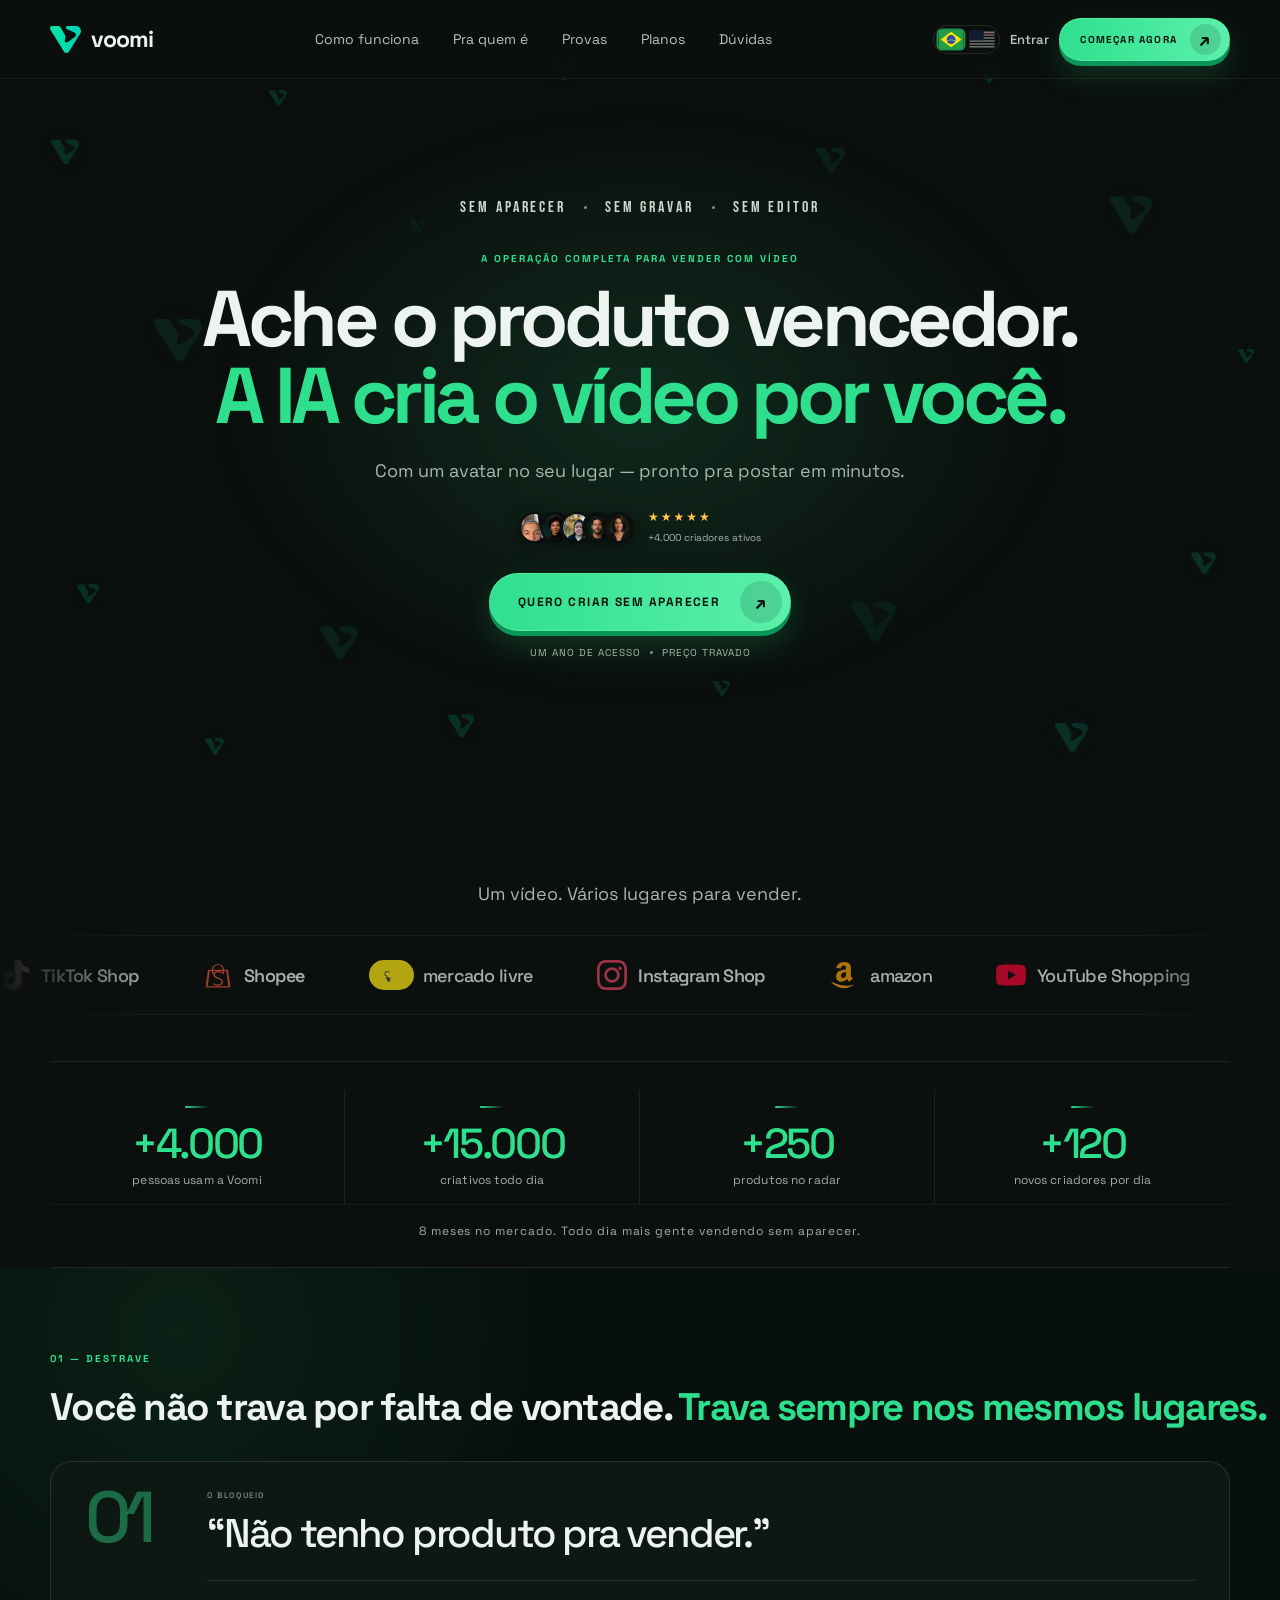
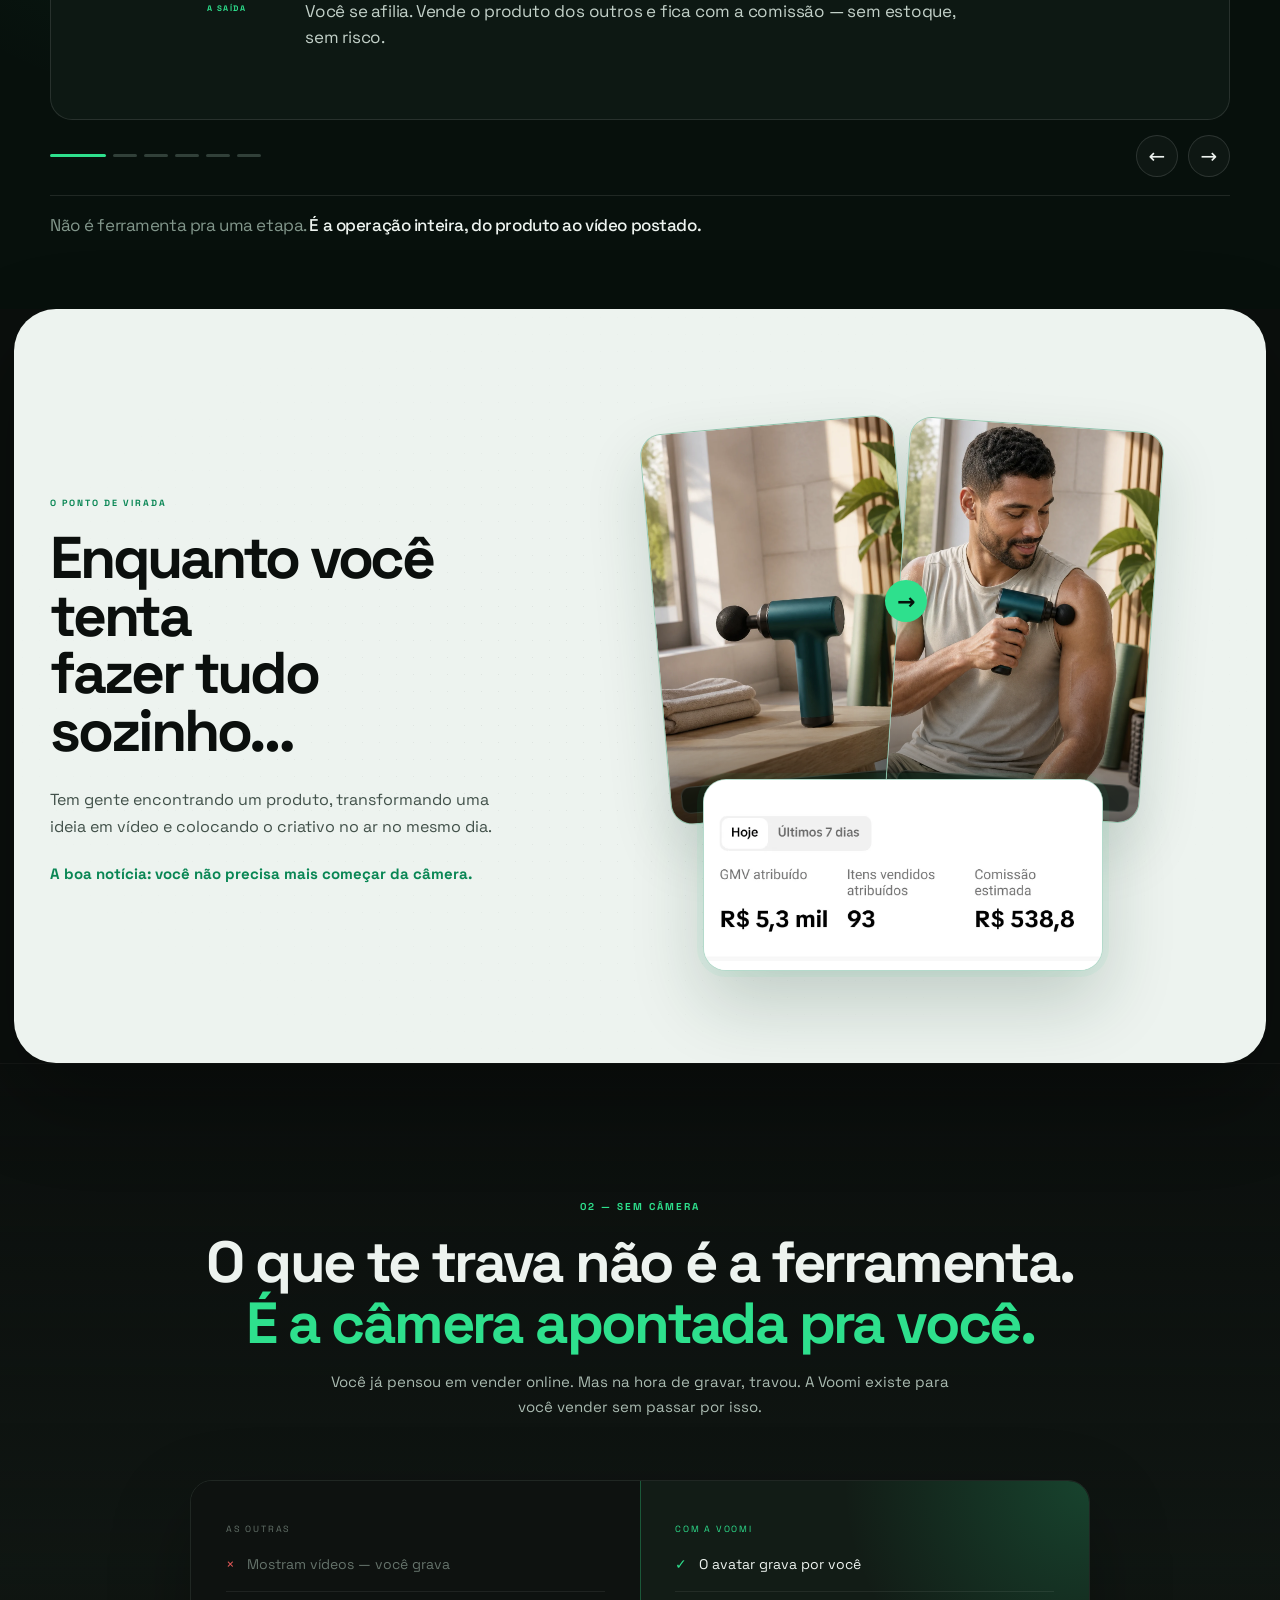
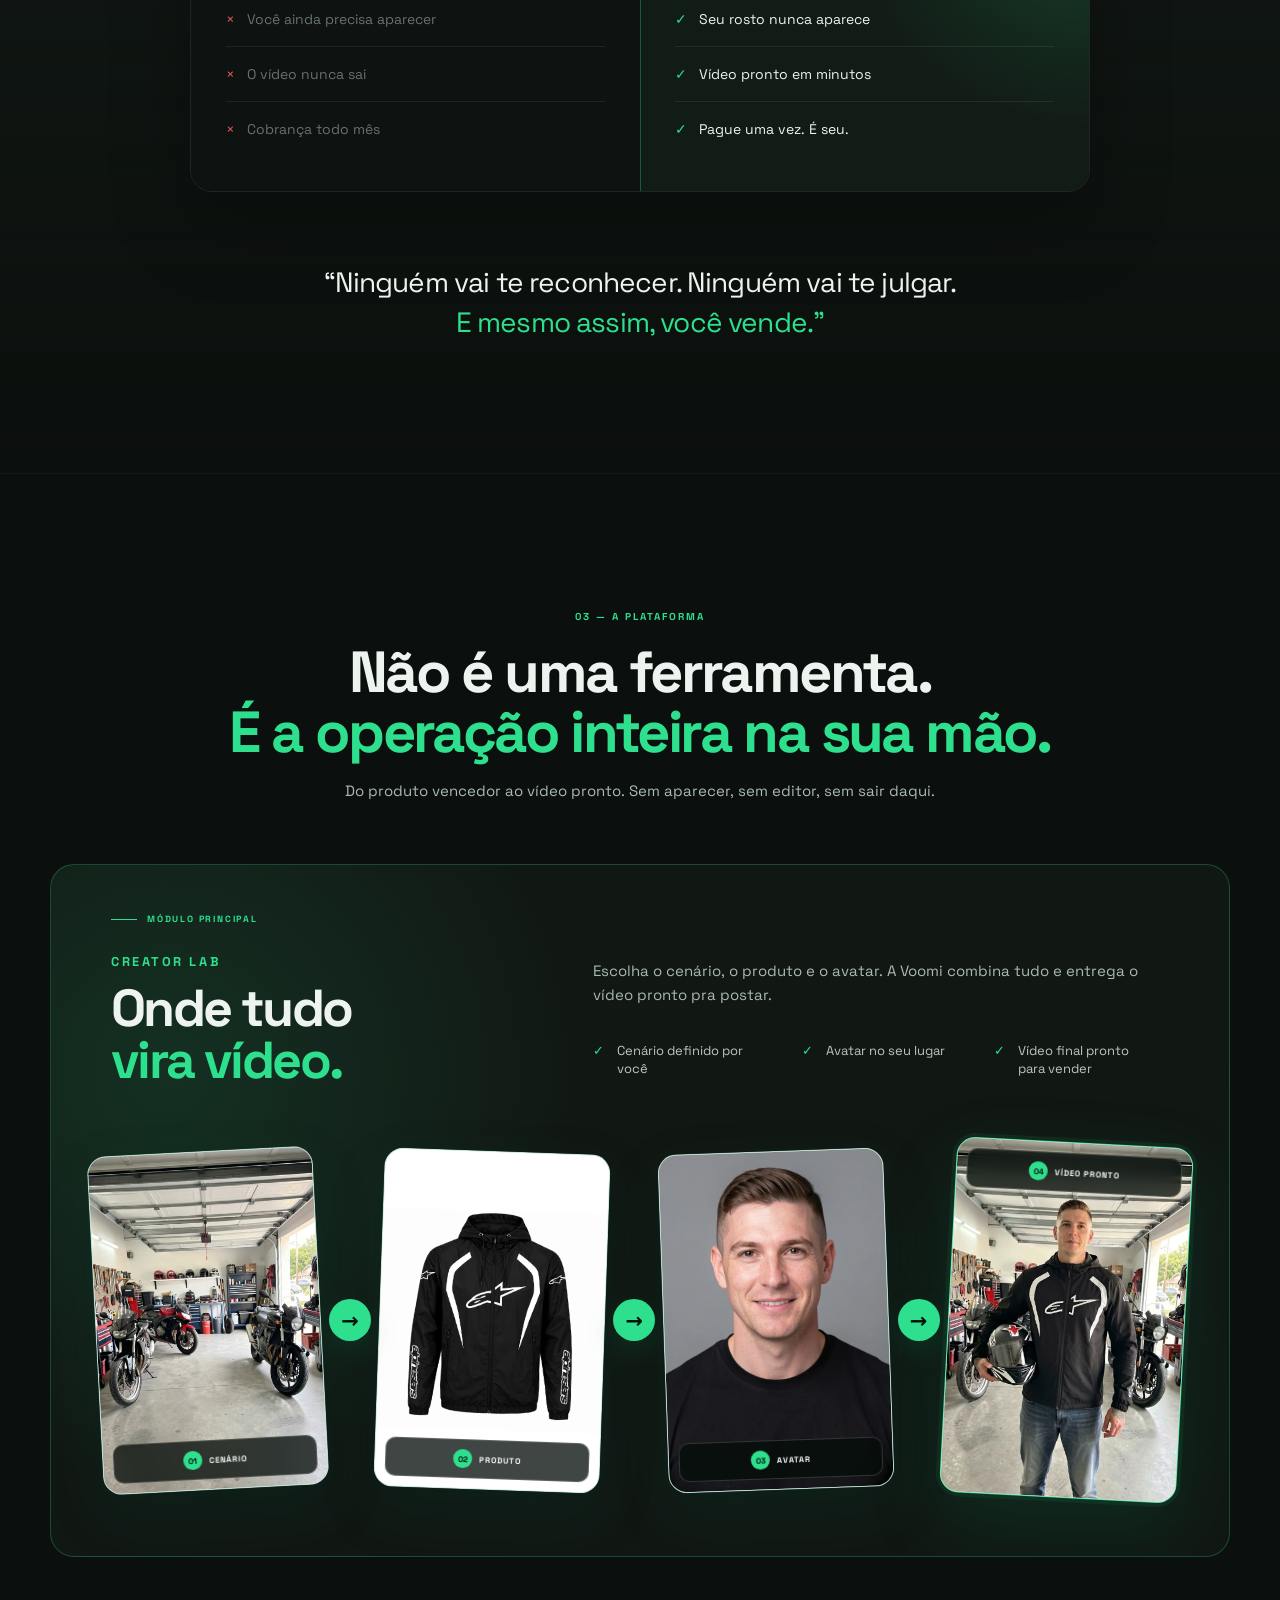
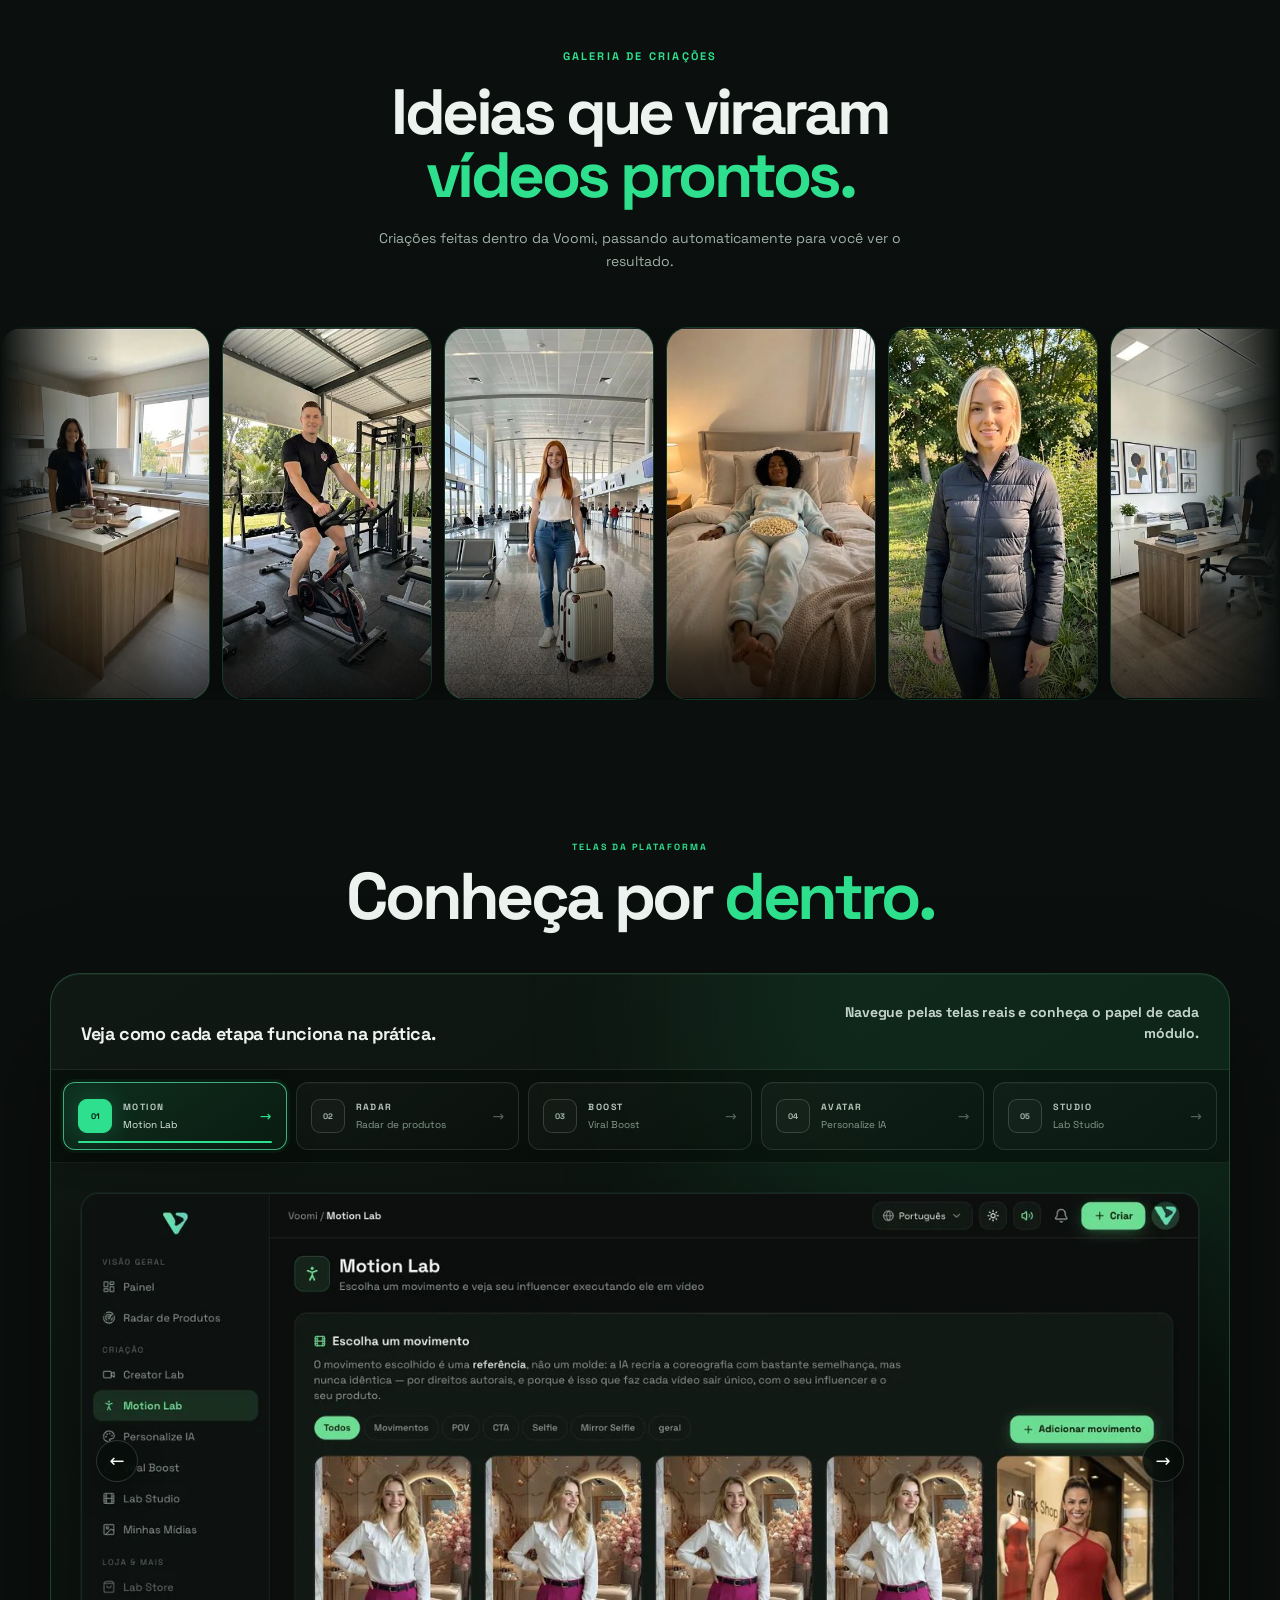
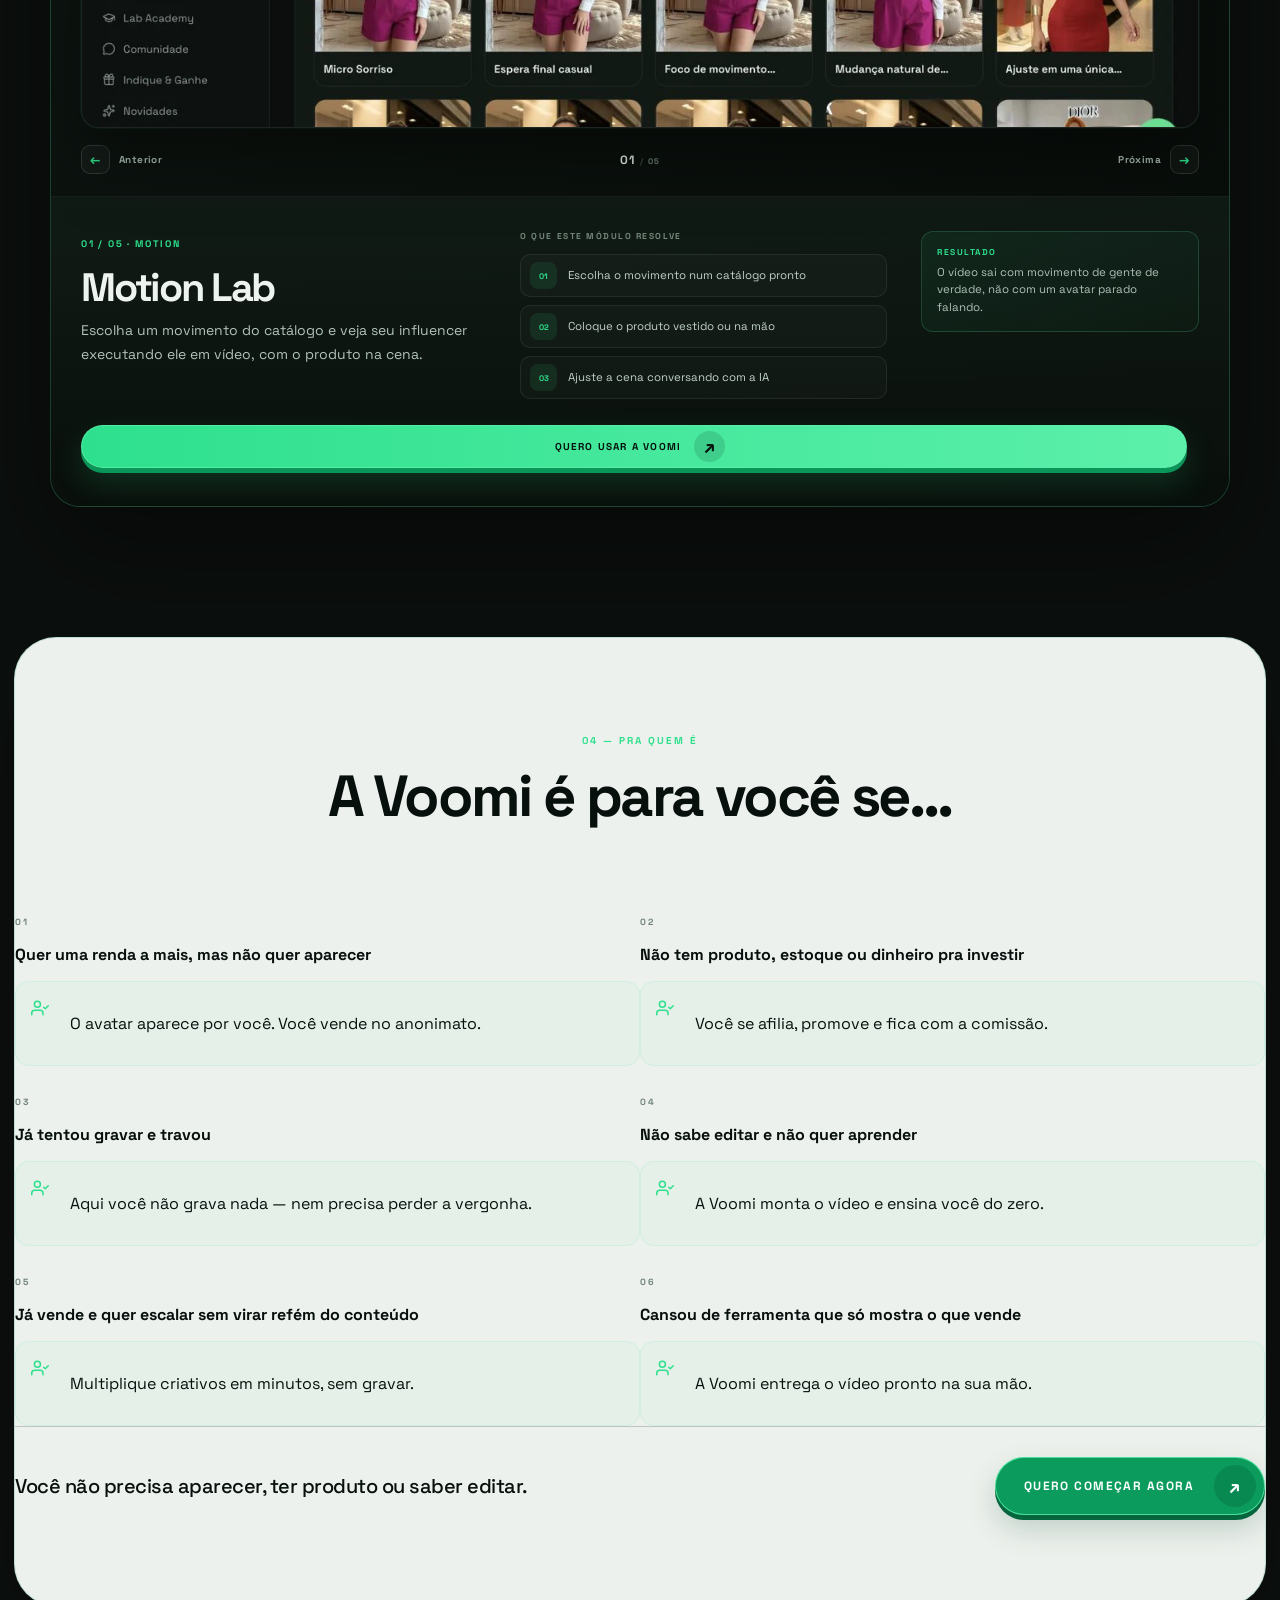
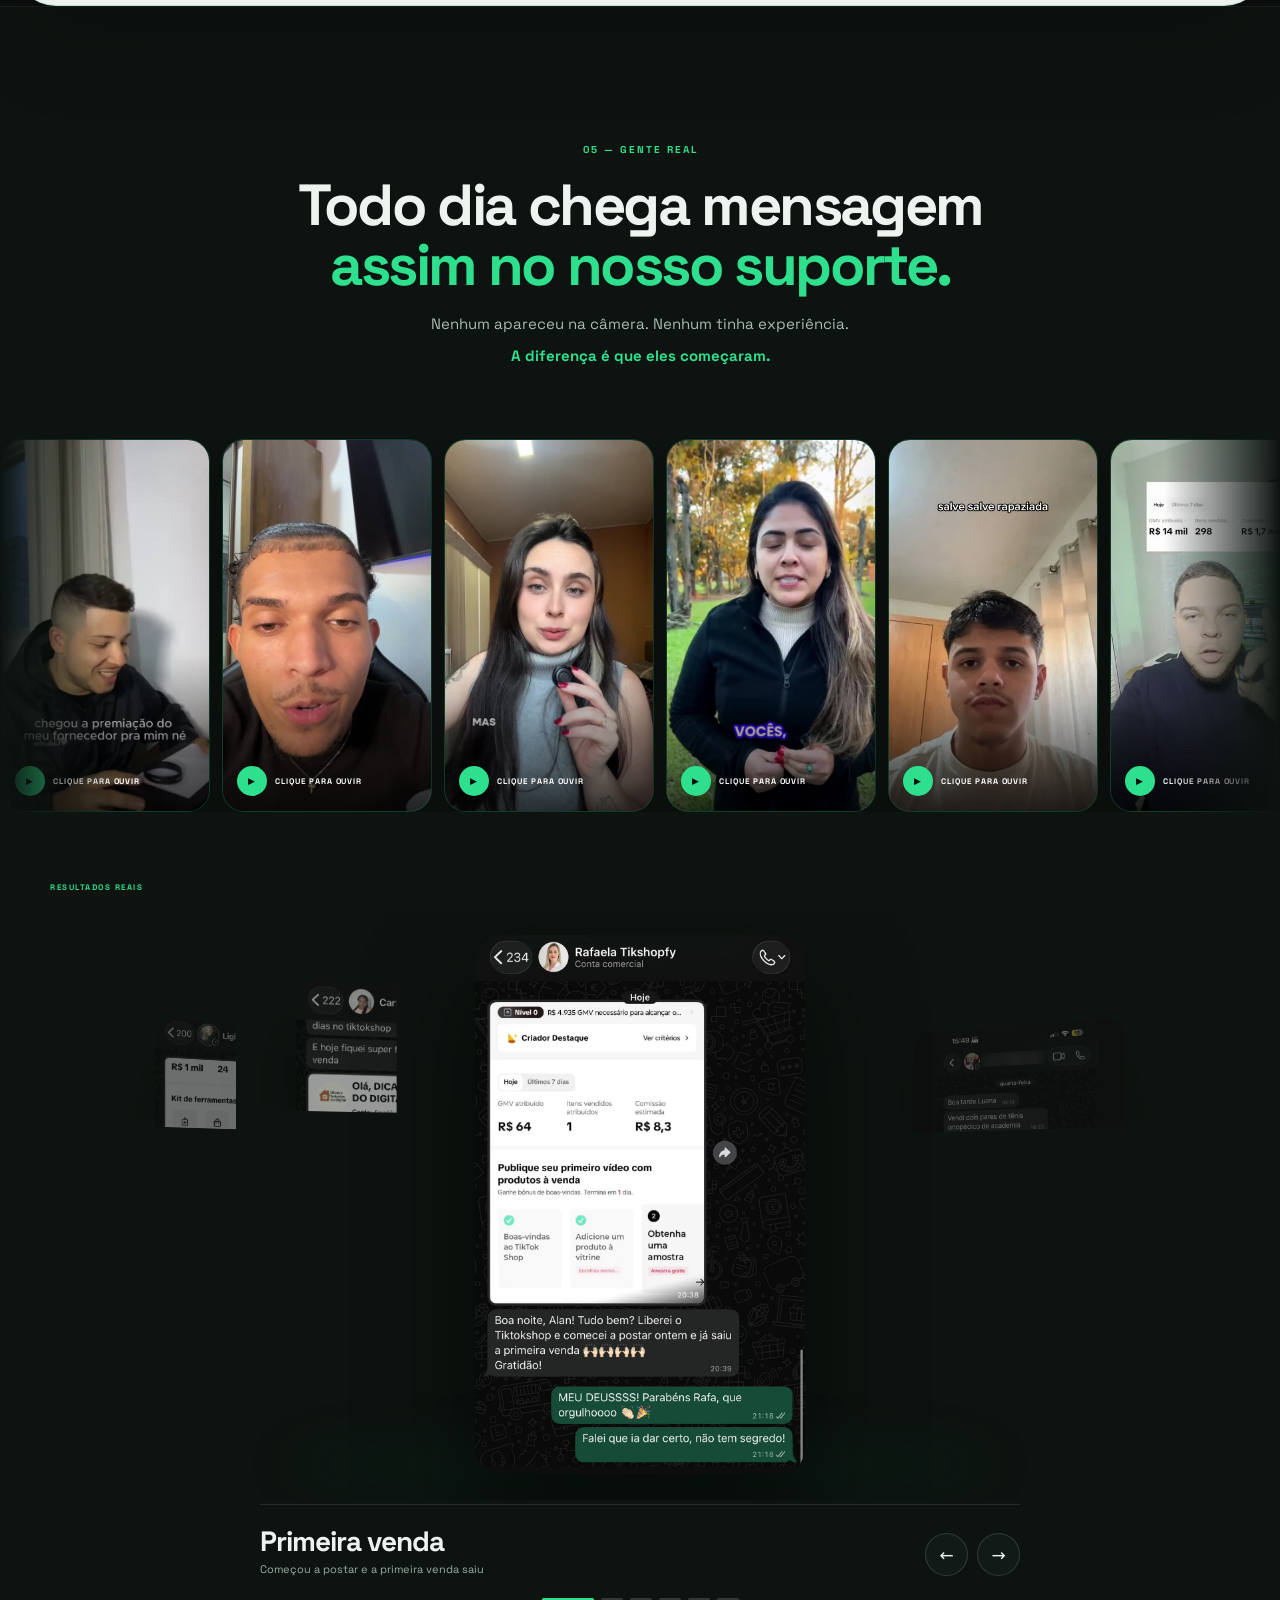
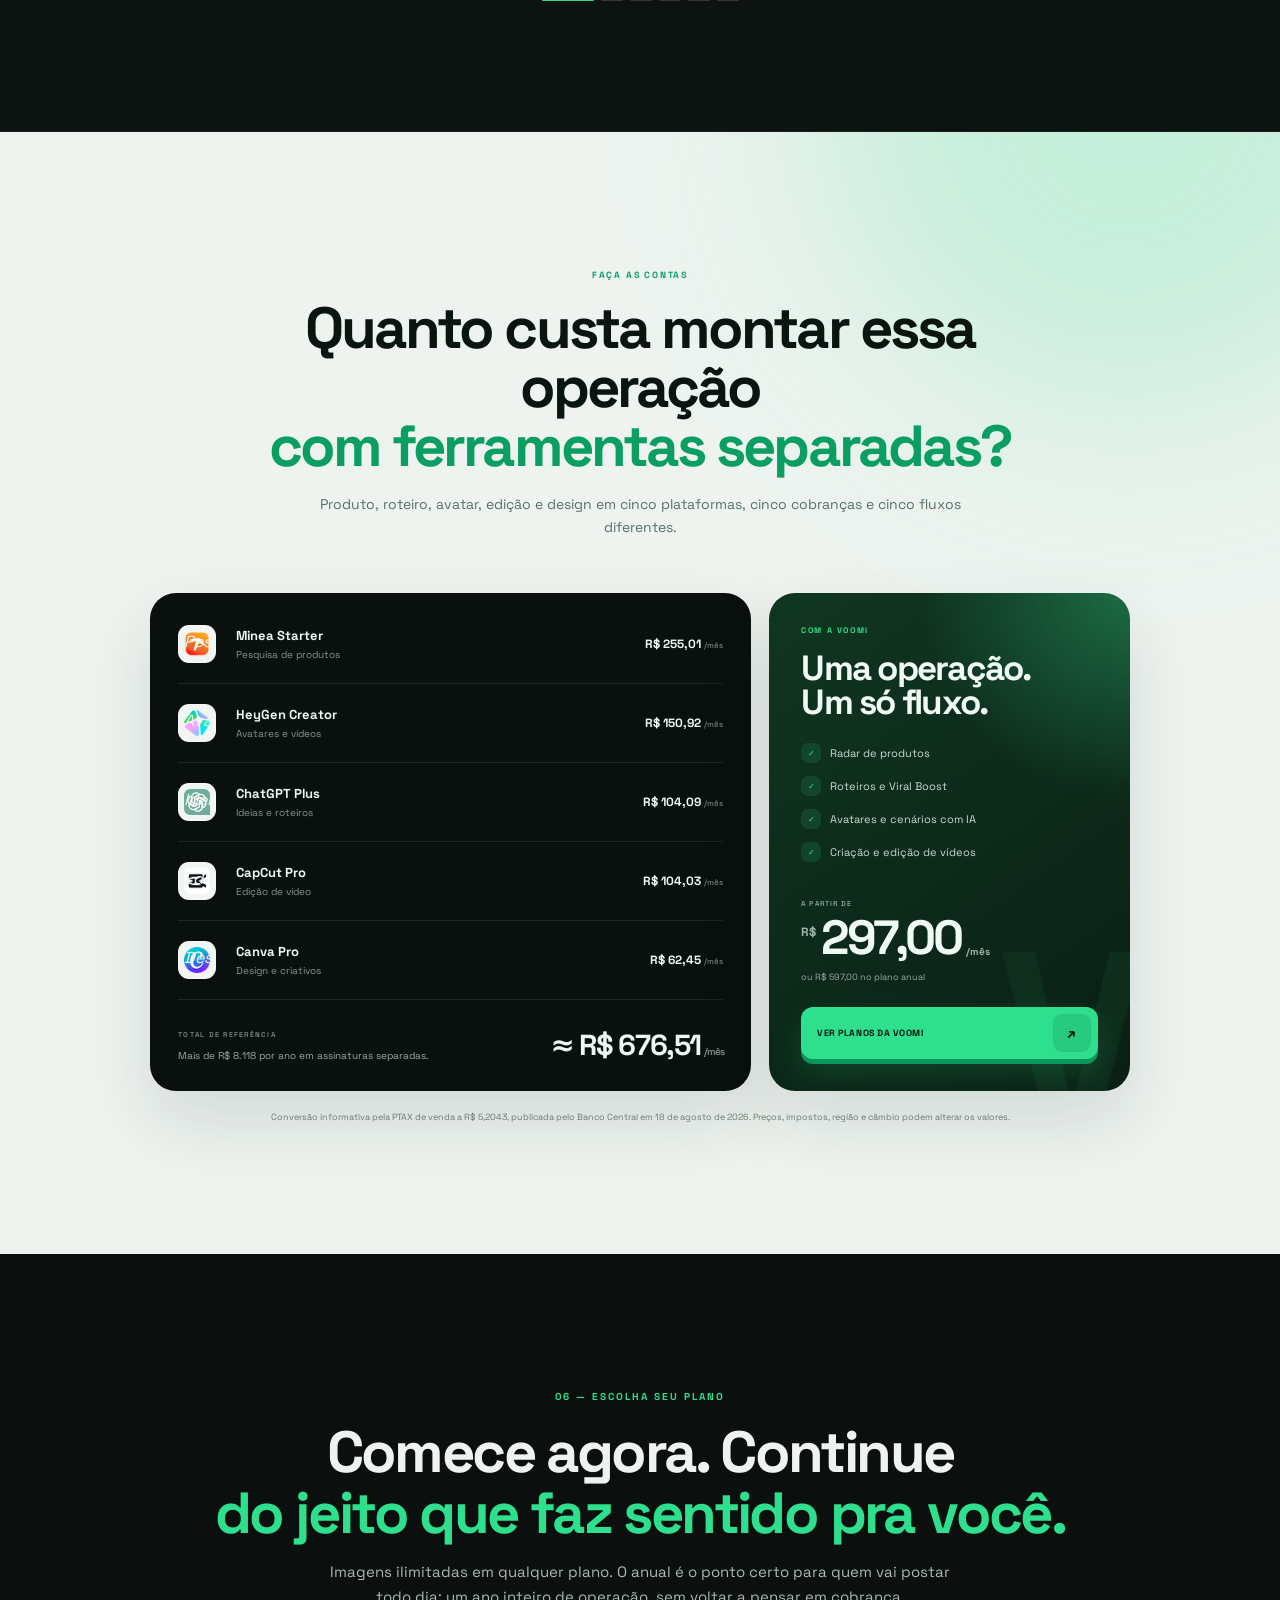
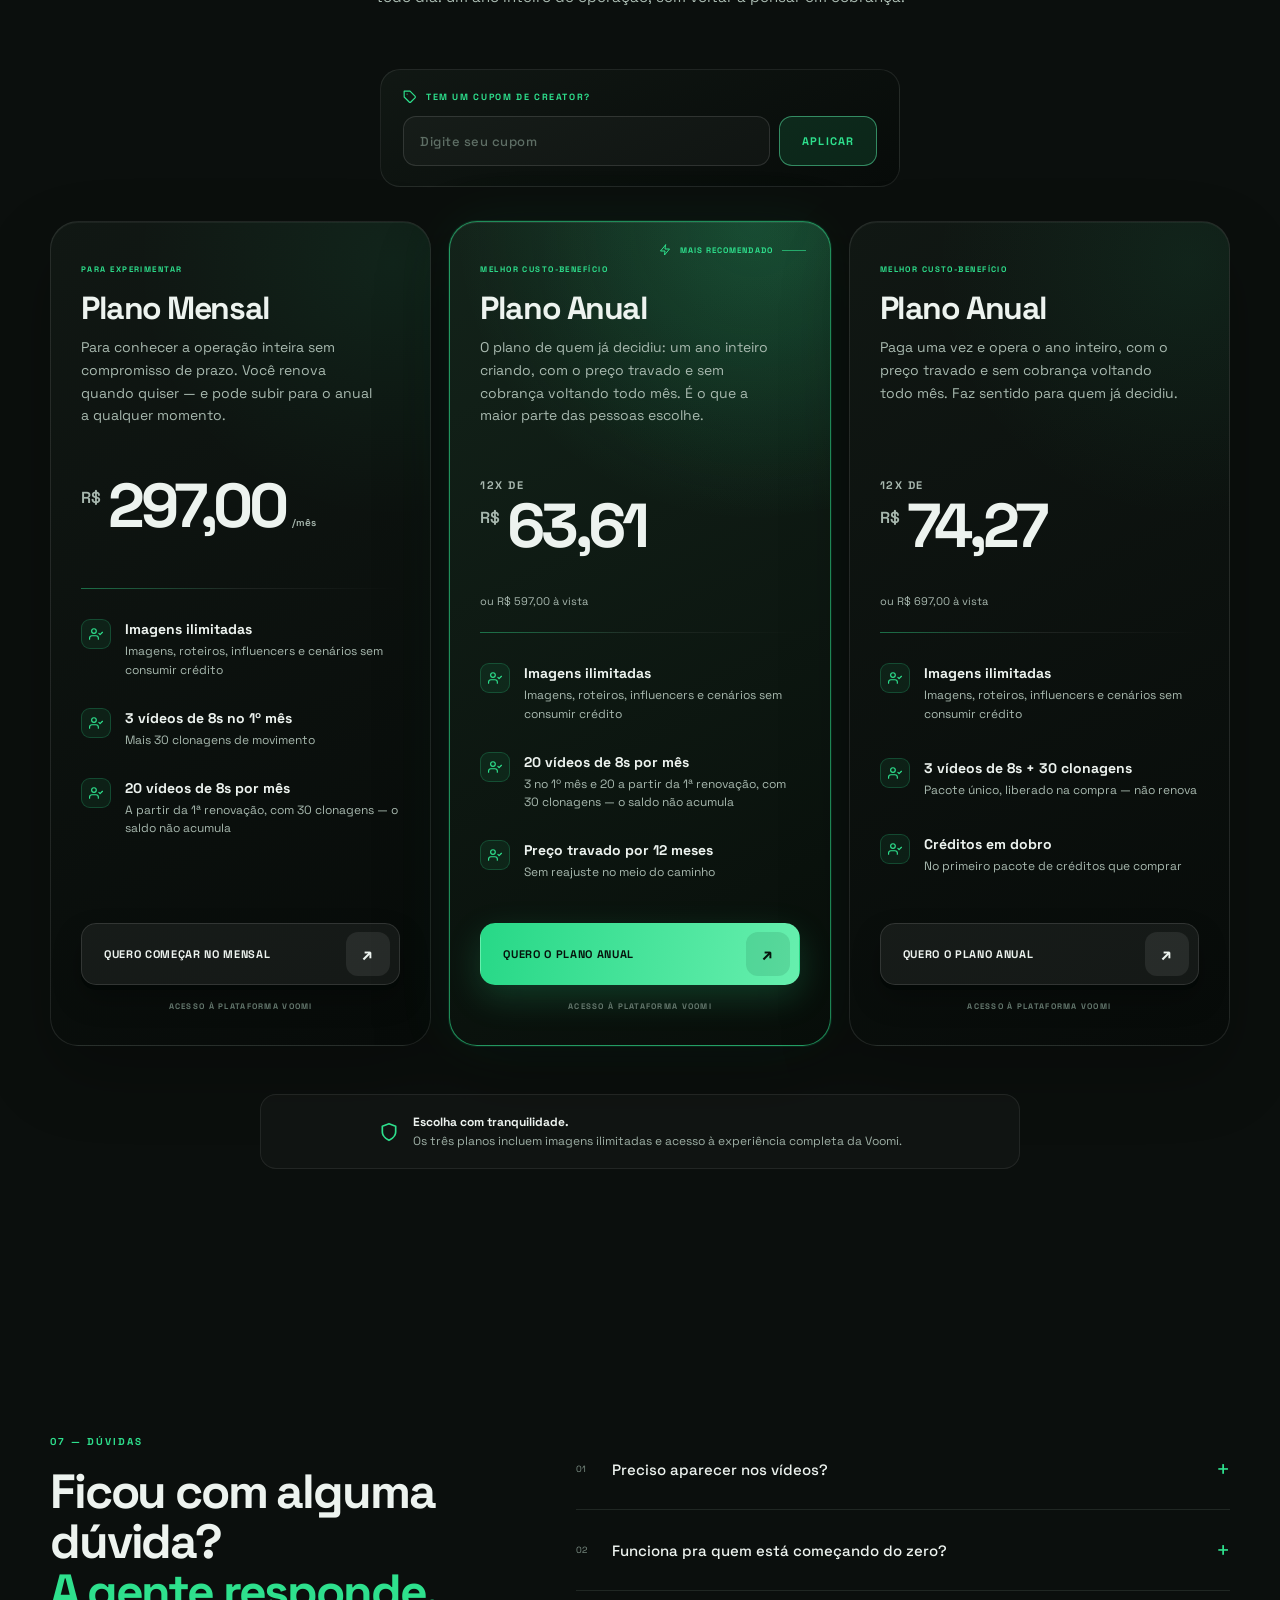
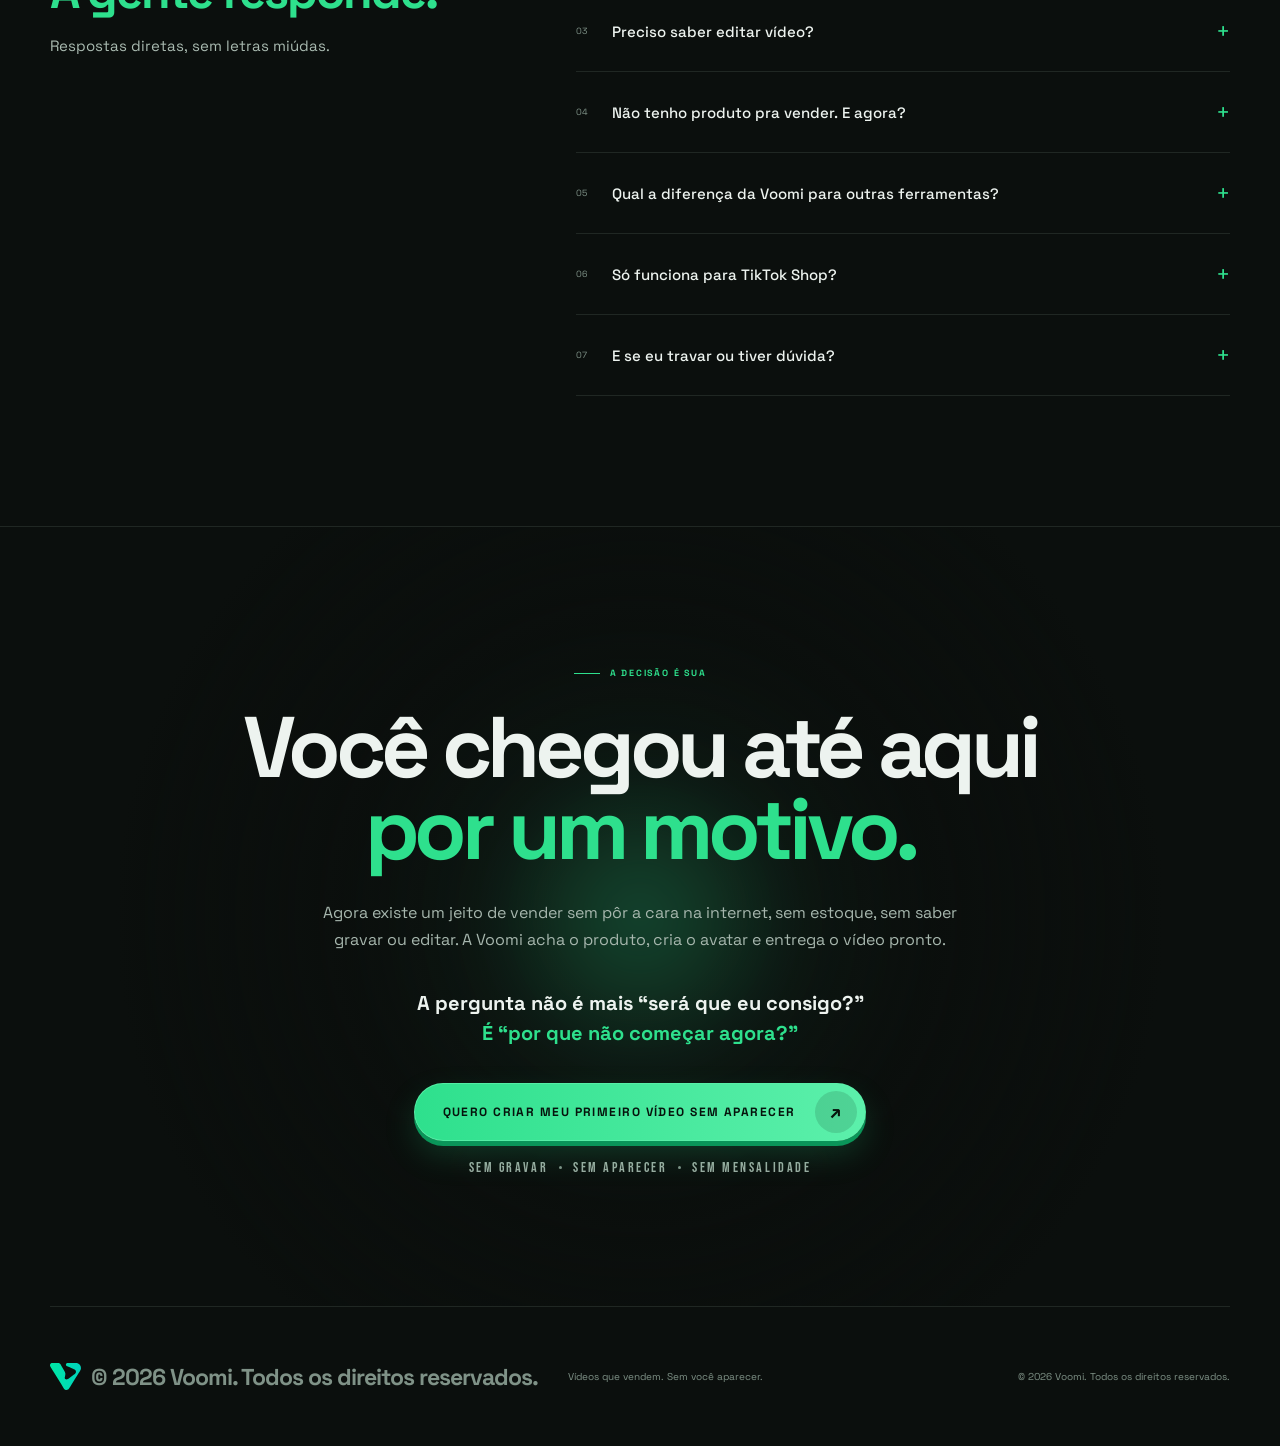
<file: lp.html>
<!doctype html>
<html lang="pt-BR" class="dark notranslate" translate="no">
  <head>
    <meta charset="UTF-8" />
    <meta http-equiv="X-UA-Compatible" content="IE=edge" />
    <meta name="viewport" content="width=device-width, initial-scale=1.0, viewport-fit=cover" />
    <meta http-equiv="Content-Language" content="pt-BR" />
    <meta name="format-detection" content="telephone=no" />
    <meta name="google" content="notranslate" />

    <!-- Icons & PWA -->
    <link rel="icon" type="image/svg+xml" href="/favicon.svg" />
    <link rel="icon" type="image/png" sizes="32x32" href="/favicon-32x32.png" />
    <link rel="icon" type="image/png" sizes="16x16" href="/favicon-16x16.png" />
    <link rel="shortcut icon" href="/favicon.svg" />
    <link rel="apple-touch-icon" sizes="180x180" href="/apple-touch-icon.png" />
    <link rel="manifest" href="/site.webmanifest" />
    <meta name="theme-color" media="(prefers-color-scheme: dark)" content="#0A0E0C" />
    <meta name="theme-color" media="(prefers-color-scheme: light)" content="#F1F6F2" />

    <!-- Primary SEO -->
    <title>Voomi — Vídeos que vendem. Sem você aparecer.</title>
    <meta name="description" content="Ache produtos vencedores e crie vídeos com avatar por IA, prontos para postar — sem gravar, sem aparecer e sem editor." />
    <meta name="keywords" content="vídeos com IA, avatar por IA, vender sem aparecer, UGC com IA, TikTok Shop, produtos em alta, radar de produtos, afiliados, criação de vídeos, Voomi" />
    <meta name="author" content="Voomi" />
    <meta name="robots" content="index, follow, max-image-preview:large" />
    <link rel="canonical" href="https://voomi.app.br/" />

    <!-- Open Graph / Facebook -->
    <meta property="og:type" content="website" />
    <meta property="og:site_name" content="Voomi" />
    <meta property="og:locale" content="pt_BR" />
    <meta property="og:title" content="Voomi — Vídeos que vendem. Sem você aparecer." />
    <meta property="og:description" content="Ache o produto vencedor e a IA cria o vídeo com um avatar no seu lugar — pronto pra postar, sem você aparecer." />
    <meta property="og:url" content="https://voomi.app.br/" />
    <meta property="og:image" content="/lp/proof-tiktok-shop-results.webp" />

    <!-- Stylesheet -->
    <link rel="stylesheet" href="styles.css" />
  </head>

  <body>
    <div id="inicio" class="voomi-lp">
      <!-- Skip Link for Accessibility -->
      <a class="skip-link" href="#conteudo">Pular para o conteúdo</a>

      <!-- Ambient Glowing Orbs -->
      <div class="ambient" aria-hidden="true">
        <i></i><i></i><i></i>
      </div>

      <!-- Header Navigation -->
      <header class="nav-wrap">
        <nav class="nav container" aria-label="Navegação principal">
          <a class="brand" href="#inicio" aria-label="Voomi — início">
            <img src="/favicon.svg" width="31" height="31" alt="Voomi Logo" />
            <span>voomi</span>
          </a>

          <!-- Desktop & Mobile Navigation Links -->
          <div class="nav__links">
            <a class="nav-item" href="#plataforma">Como funciona</a>
            <a class="nav-item" href="#para-quem">Pra quem é</a>
            <a class="nav-item" href="#provas">Provas</a>
            <a class="nav-item" href="#planos">Planos</a>
            <a class="nav-item" href="#faq">Dúvidas</a>

            <!-- Mobile Language Switcher -->
            <div class="nav__lang nav__lang--stacked" role="group" aria-label="Idioma">
              <button type="button" class="is-active" data-lang="pt" aria-label="Português" aria-pressed="true">
                <svg viewBox="0 0 640 480" xmlns="http://www.w3.org/2000/svg" aria-hidden="true">
                  <g stroke-width="1pt">
                    <rect fill="#229e45" width="640" height="480"></rect>
                    <path fill="#f8e509" d="M323.4 42.1L588 240.7 323.4 438.3 58.9 240.7z"></path>
                    <circle fill="#2b49a3" cx="323.4" cy="240.7" r="112"></circle>
                    <path d="M216.9 283.5c0 0 41.2-31.4 106.5-31.4s106.5 31.4 106.5 31.4" stroke="#fff" stroke-width="12" fill="none"></path>
                  </g>
                </svg>
              </button>
              <button type="button" data-lang="en" aria-label="English" aria-pressed="false">
                <svg viewBox="0 0 640 480" xmlns="http://www.w3.org/2000/svg" aria-hidden="true">
                  <g fill-rule="evenodd">
                    <g stroke-width="1pt">
                      <path fill="#bd3d44" d="M0 0h640v37h-640zm0 73.9h640v37h-640zm0 147.8h640v37h-640zm0 73.9h640v37h-640zm0-295.6h640v37h-640zm0 221.7h640v37h-640zm0 73.9h640v37h-640z"></path>
                      <path fill="#fff" d="M0 37h640v36.9h-640zm0 73.9h640v36.9h-640zm0 73.9h640v36.9h-640zm0 73.9h640v36.9h-640zm0 73.9h640v36.9h-640zm0 73.9h640v36.9h-640z"></path>
                    </g>
                    <path fill="#192f5d" d="M0 0h364.8v258.5H0z"></path>
                  </g>
                </svg>
              </button>
            </div>
          </div>

          <!-- Nav Action Buttons -->
          <div class="nav__actions">
            <div class="nav__lang" role="group" aria-label="Idioma">
              <button type="button" class="is-active" data-lang="pt" aria-label="Português" aria-pressed="true">
                <svg viewBox="0 0 640 480" xmlns="http://www.w3.org/2000/svg" aria-hidden="true">
                  <g stroke-width="1pt">
                    <rect fill="#229e45" width="640" height="480"></rect>
                    <path fill="#f8e509" d="M323.4 42.1L588 240.7 323.4 438.3 58.9 240.7z"></path>
                    <circle fill="#2b49a3" cx="323.4" cy="240.7" r="112"></circle>
                    <path d="M216.9 283.5c0 0 41.2-31.4 106.5-31.4s106.5 31.4 106.5 31.4" stroke="#fff" stroke-width="12" fill="none"></path>
                  </g>
                </svg>
              </button>
              <button type="button" data-lang="en" aria-label="English" aria-pressed="false">
                <svg viewBox="0 0 640 480" xmlns="http://www.w3.org/2000/svg" aria-hidden="true">
                  <g fill-rule="evenodd">
                    <g stroke-width="1pt">
                      <path fill="#bd3d44" d="M0 0h640v37h-640zm0 73.9h640v37h-640zm0 147.8h640v37h-640zm0 73.9h640v37h-640zm0-295.6h640v37h-640zm0 221.7h640v37h-640zm0 73.9h640v37h-640z"></path>
                      <path fill="#fff" d="M0 37h640v36.9h-640zm0 73.9h640v36.9h-640zm0 73.9h640v36.9h-640zm0 73.9h640v36.9h-640zm0 73.9h640v36.9h-640zm0 73.9h640v36.9h-640z"></path>
                    </g>
                    <path fill="#192f5d" d="M0 0h364.8v258.5H0z"></path>
                  </g>
                </svg>
              </button>
            </div>
            <a class="nav__login" href="#planos">Entrar</a>
            <a class="cta cta--compact" href="#planos">
              <span>Começar agora</span>
              <b aria-hidden="true">↗</b>
            </a>
            <button class="menu" aria-label="Abrir menu" aria-expanded="false">
              <i></i><i></i>
            </button>
          </div>
        </nav>
      </header>

      <!-- Main Content Container -->
      <main id="conteudo">
        <!-- 1. Hero Section -->
        <section class="hero hero--no-vsl container section">
          <div class="hero__brand-field" aria-hidden="true">
            <i><img src="/favicon.svg" alt="" /></i><i><img src="/favicon.svg" alt="" /></i>
            <i><img src="/favicon.svg" alt="" /></i><i><img src="/favicon.svg" alt="" /></i>
            <i><img src="/favicon.svg" alt="" /></i><i><img src="/favicon.svg" alt="" /></i>
            <i><img src="/favicon.svg" alt="" /></i><i><img src="/favicon.svg" alt="" /></i>
            <i><img src="/favicon.svg" alt="" /></i><i><img src="/favicon.svg" alt="" /></i>
            <i><img src="/favicon.svg" alt="" /></i><i><img src="/favicon.svg" alt="" /></i>
            <i><img src="/favicon.svg" alt="" /></i><i><img src="/favicon.svg" alt="" /></i>
            <i><img src="/favicon.svg" alt="" /></i><i><img src="/favicon.svg" alt="" /></i>
            <i><img src="/favicon.svg" alt="" /></i><i><img src="/favicon.svg" alt="" /></i>
          </div>

          <div class="hero__eyebrow">
            <span>SEM APARECER</span>
            <i></i>
            <span>SEM GRAVAR</span>
            <i></i>
            <span>SEM EDITOR</span>
          </div>

          <div class="hero__copy">
            <p class="kicker">A operação completa para vender com vídeo</p>
            <h1>Ache o produto vencedor.<br><em>A IA cria o vídeo por você.</em></h1>
            <p class="hero__sub">Com um avatar no seu lugar — pronto pra postar em minutos.</p>

            <div class="social-line">
              <div class="avatars" role="img" aria-label="Criadores da comunidade">
                <span></span><span></span><span></span><span></span><span></span>
              </div>
              <div>
                <b>★★★★★</b>
                <small>+4.000 criadores ativos</small>
              </div>
            </div>

            <div class="hero__action">
              <a class="cta" href="#planos">
                <span>Quero criar sem aparecer</span>
                <b aria-hidden="true">↗</b>
              </a>
              <p class="micro">Um ano de acesso <i></i> Preço travado</p>
            </div>
          </div>
        </section>

        <!-- 2. Marketplaces Marquee -->
        <section class="market">
          <p>Um vídeo. Vários lugares para vender.</p>
          <div class="marquee" aria-label="Marketplaces compatíveis">
            <div>
              <span class="market-logo market-logo--tiktok" role="img" aria-label="TikTok Shop">
                <i>
                  <svg role="img" viewBox="0 0 24 24"><path fill="currentColor" d="M12.525.02c1.31-.02 2.61-.01 3.91-.02.08 1.53.63 3.09 1.75 4.17 1.12 1.11 2.7 1.62 4.24 1.79v4.03c-1.44-.05-2.89-.35-4.2-.97-.57-.26-1.1-.59-1.62-.93-.01 2.92.01 5.84-.02 8.75-.08 1.4-.54 2.79-1.35 3.94-1.31 1.92-3.58 3.17-5.91 3.21-1.43.08-2.86-.31-4.08-1.03-2.02-1.19-3.44-3.37-3.65-5.71-.02-.5-.03-1-.01-1.49.18-1.9 1.12-3.72 2.58-4.96 1.66-1.44 3.98-2.13 6.15-1.72.02 1.48-.04 2.96-.04 4.44-.99-.32-2.15-.23-3.02.37-.63.41-1.11 1.04-1.36 1.75-.21.51-.15 1.07-.14 1.61.24 1.64 1.82 3.02 3.5 2.87 1.12-.01 2.19-.66 2.77-1.61.19-.33.4-.67.41-1.06.1-1.79.06-3.57.07-5.36.01-4.03-.01-8.05.02-12.07z"/></svg>
                </i>
                <b>TikTok Shop</b>
              </span>

              <span class="market-logo market-logo--shopee" role="img" aria-label="Shopee">
                <i>
                  <svg role="img" viewBox="0 0 24 24"><path fill="currentColor" d="M15.9414 17.9633c.229-1.879-.981-3.077-4.1758-4.0969-1.548-.528-2.277-1.22-2.26-2.1719.065-1.056 1.048-1.825 2.352-1.85a5.2898 5.2898 0 0 1 2.8838.89c.116.072.197.06.263-.039.09-.145.315-.494.39-.62.051-.081.061-.187-.068-.281-.185-.1369-.704-.4149-.983-.5319a6.4697 6.4697 0 0 0-2.5118-.514c-1.909.008-3.4129 1.215-3.5389 2.826-.082 1.1629.494 2.1078 1.73 2.8278.262.152 1.6799.716 2.2438.892 1.774.553 2.5029 1.2589 2.4799 2.235-.03 1.185-1.187 2.052-2.7339 2.052a6.388 6.388 0 0 1-3.3448-1.063c-.112-.079-.199-.063-.266.037-.097.143-.339.499-.434.64-.055.082-.047.185.086.28 1.146.818 2.49 1.254 3.8969 1.254 2.28 0 3.9968-1.393 4.2278-3.468zM19.9892 7.7471H16.892a4.8988 4.8988 0 0 0-9.784 0H4.0108L2 22.046h20L19.9892 7.7471zm-7.992-3.766a3.784 3.784 0 0 1 3.774 3.766H8.2232a3.784 3.784 0 0 1 3.774-3.766zm-8.23 16.945L5.438 8.8671h1.666v1.942a.56.56 0 0 0 .56.56.56.56 0 0 0 .56-.56V8.8671h7.552v1.942a.56.56 0 0 0 .56.56.56.56 0 0 0 .56-.56V8.8671h1.666l1.671 12.059H3.7672z"/></svg>
                </i>
                <b>Shopee</b>
              </span>

              <span class="market-logo market-logo--mercado" role="img" aria-label="Mercado Livre">
                <i>
                  <svg role="img" viewBox="0 0 24 24"><path fill="currentColor" d="M11.115 16.479a.93.927 0 0 1-.939-.886c-.002-.042-.006-.155-.103-.155-.04 0-.074.023-.113.059-.112.103-.254.206-.46.206a.816.814 0 0 1-.305-.066c-.535-.214-.542-.578-.521-.725.006-.038.007-.08-.02-.11l-.032-.03h-.034c-.027 0-.055.012-.093.039a.788.786 0 0 1-.454.16.7.699 0 0 1-.253-.05c-.708-.27-.65-.928-.617-1.126.005-.041-.005-.072-.03-.092l-.05-.04-.047.043a.728.726 0 0 1-.505.203.73.728 0 0 1-.497-.197.838.835 0 0 1-.264-.537c-.073-.628.324-.969.458-1.076.037-.029.055-.074.048-.12a.154.154 0 0 0-.05-.1l-.048-.035-.054.025c-.173.08-.48.203-.836.203-.497 0-.829-.267-.988-.795a1.86 1.854 0 0 1-.09-.597c0-.986.744-1.854 1.776-2.1a3.61 3.6 0 0 1 .902-.11c.758 0 1.493.208 2.186.619.068.04.153.03.209-.026l.46-.46a.14.14 0 0 0 .01-.19 4.6 4.588 0 0 0-2.865-.943 4.8 4.786 0 0 0-1.196.147C4.693 7.82 3.5 9.24 3.5 10.966c0 .324.053.648.156.963.295.91 1.004 1.488 1.954 1.597.027.003.048.016.06.037.01.02.008.046-.008.065-.054.062-.27.33-.23.75.035.372.229.684.545.88.026.016.04.044.038.074a.108.108 0 0 1-.03.073c-.076.082-.236.27-.23.635.008.487.37.896.865.98.025.004.045.018.055.04.01.02.007.046-.007.065-.08.106-.215.344-.191.733.036.568.513.987 1.135 1.001.03 0 .055.015.068.038.012.022.012.049-.001.07a.64.638 0 0 0-.083.315c0 .548.516.924 1.256.924.908 0 1.53-.564 1.576-1.428l.001-.035-.034-.012a2.02 2.014 0 0 1-.41-.219c-.31-.223-.5-.568-.523-.974-.017-.305.086-.59.29-.8a1.05 1.047 0 0 1 .74-.308c.032 0 .06.01.085.025l.38.253a.85.848 0 0 0 .47.142c.484 0 .878-.396.878-.883z"/></svg>
                </i>
                <b>mercado livre</b>
              </span>

              <span class="market-logo market-logo--instagram" role="img" aria-label="Instagram Shop">
                <i>
                  <svg role="img" viewBox="0 0 24 24"><path fill="currentColor" d="M7.0301.084c-1.2768.0602-2.1487.264-2.911.5634-.7888.3075-1.4575.72-2.1228 1.3877-.6652.6677-1.075 1.3368-1.3802 2.127-.2954.7638-.4956 1.6365-.552 2.914-.0564 1.2775-.0689 1.6882-.0626 4.947.0062 3.2586.0206 3.6671.0825 4.9473.061 1.2765.264 2.1482.5635 2.9107.308.7889.72 1.4573 1.388 2.1228.6679.6655 1.3365 1.0743 2.1285 1.38.7632.295 1.6361.4961 2.9134.552 1.2773.056 1.6884.069 4.9462.0627 3.2578-.0062 3.668-.0206 4.9478-.0825 1.2767-.061 2.1484-.264 2.911-.5635.7887-.308 1.4571-.72 2.1227-1.388.6678-.6679 1.0743-1.3365 1.3801-2.1285.295-.7632.4961-1.6361.552-2.9134.056-1.2773.069-1.6884.0627-4.9462-.0062-3.2578-.0206-3.668-.0825-4.9478-.061-1.2767-.264-2.1484-.5635-2.911-.308-.7887-.72-1.4571-1.388-2.1227C21.3197 1.348 20.651.9415 19.859.6357c-.7632-.295-1.6361-.4961-2.9134-.552-1.2773-.056-1.6884-.069-4.9462-.0627-3.2578.0062-3.668.0206-4.9693.063zm.1065 2.161c1.261-.0574 1.6393-.069 4.8634-.069 3.2241 0 3.6024.0116 4.8634.069 1.1664.0532 1.8001.2479 2.2215.4116.558.2168.956.4754 1.3745.894.4186.4185.6772.8165.894 1.3745.1637.4214.3584 1.0551.4116 2.2215.0574 1.261.069 1.6393.069 4.8634 0 3.2241-.0116 3.6024-.069 4.8634-.0532 1.1664-.2479 1.8001-.4116 2.2215-.2168.558-.4754.956-.894 1.3745-.4185.4186-.8165.6772-1.3745.894-.4214.1637-1.0551.3584-2.2215.4116-1.261.0574-1.6393.069-4.8634.069-3.2241 0-3.6024-.0116-4.8634-.069-1.1664-.0532-1.8001-.2479-2.2215-.4116-.558-.2168-.956-.4754-1.3745-.894-.4186-.4185-.6772-.8165-.894-1.3745-.1637-.4214-.3584-1.0551-.4116-2.2215-.0574-1.261-.069-1.6393-.069-4.8634 0-3.2241.0116-3.6024.069-4.8634.0532-1.1664.2479-1.8001.4116-2.2215.2168-.558.4754-.956.894-1.3745.4185-.4186.8165-.6772 1.3745-.894.4214-.1637 1.0551-.3584 2.2215-.4116zM12 5.8378c-3.4033 0-6.1622 2.7589-6.1622 6.1622 0 3.4033 2.7589 6.1622 6.1622 6.1622 3.4033 0 6.1622-2.7589 6.1622-6.1622 0-3.4033-2.7589-6.1622-6.1622-6.1622zm0 10.1622c-2.2091 0-4-1.7909-4-4 0-2.2091 1.7909-4 4-4 2.2091 0 4 1.7909 4 4 0 2.2091-1.7909 4-4 4zm6.4063-10.8453c-.7959 0-1.441.6451-1.441 1.441s.6451 1.441 1.441 1.441c.7959 0 1.441-.6451 1.441-1.441s-.6451-1.441-1.441-1.441z"/></svg>
                </i>
                <b>Instagram Shop</b>
              </span>

              <span class="market-logo market-logo--amazon" role="img" aria-label="Amazon">
                <i>
                  <svg viewBox="0 0 448 512"><path fill="currentColor" d="M257.2 162.7c-48.7 1.8-169.5 15.5-169.5 117.5 0 109.5 138.3 114 183.5 43.2 6.5 10.2 35.4 37.5 45.3 46.8l56.8-56S341 288.9 341 261.4V114.3C341 89 316.5 32 228.7 32 140.7 32 94 87 94 136.3l73.5 6.8c16.3-49.5 54.2-49.5 54.2-49.5 40.7-.1 35.5 29.8 35.5 69.1zm0 86.8c0 80-84.2 68-84.2 17.2 0-47.2 50.5-56.7 84.2-57.8v40.6zm136 163.5c-7.7 10-70 67-174.5 67S34.2 408.5 9.7 379c-6.8-7.7 1-11.3 5.5-8.3C88.5 415.2 203 438.5 281 438.5c55.5 0 100.8-15.3 107.7-22.7 4.5-4.8 8.8 4.2 4.5 10.2z"/></svg>
                </i>
                <b>amazon</b>
              </span>

              <span class="market-logo market-logo--youtube" role="img" aria-label="YouTube Shopping">
                <i>
                  <svg role="img" viewBox="0 0 24 24"><path fill="currentColor" d="M23.498 6.186a3.016 3.016 0 0 0-2.122-2.136C19.505 3.545 12 3.545 12 3.545s-7.505 0-9.377.505A3.017 3.017 0 0 0 .502 6.186C0 8.07 0 12 0 12s0 3.93.502 5.814a3.016 3.016 0 0 0 2.122 2.136c1.871.505 9.376.505 9.376.505s7.505 0 9.377-.505a3.015 3.015 0 0 0 2.122-2.136C24 15.93 24 12 24 12s0-3.93-.502-5.814zM9.545 15.568V8.432L15.818 12l-6.273 3.568z"/></svg>
                </i>
                <b>YouTube Shopping</b>
              </span>
            </div>
          </div>
        </section>

        <!-- 3. Metrics & Numbers -->
        <section class="numbers container section-tight">
          <div>
            <strong>+4.000</strong>
            <span>pessoas usam a Voomi</span>
          </div>
          <div>
            <strong>+15.000</strong>
            <span>criativos todo dia</span>
          </div>
          <div>
            <strong>+250</strong>
            <span>produtos no radar</span>
          </div>
          <div>
            <strong>+120</strong>
            <span>novos criadores por dia</span>
          </div>
          <p>8 meses no mercado. Todo dia mais gente vendendo sem aparecer.</p>
        </section>

        <!-- 4. Dobra 01 — DESTRAVE -->
        <section class="section pains" data-reveal>
          <div class="unlock-shell container">
            <header class="unlock-intro section-head left">
              <span>01 — DESTRAVE</span>
              <h2>Você não trava por falta de vontade.<br class="unlock-intro__desktop-break"> <em>Trava sempre nos mesmos lugares.</em></h2>
            </header>

            <div class="pain-carousel">
              <div class="pain-grid">
                <!-- Pain Card 1 -->
                <article class="pain-card">
                  <div class="pain-card__number">01</div>
                  <div class="pain-card__content">
                    <div class="pain-card__problem">
                      <small>O BLOQUEIO</small>
                      <h3>“Não tenho produto pra vender.”</h3>
                    </div>
                    <div class="card-solution">
                      <small>A SAÍDA</small>
                      <p>Você se afilia. Vende o produto dos outros e fica com a comissão — sem estoque, sem risco.</p>
                    </div>
                  </div>
                </article>

                <!-- Pain Card 2 -->
                <article class="pain-card">
                  <div class="pain-card__number">02</div>
                  <div class="pain-card__content">
                    <div class="pain-card__problem">
                      <small>O BLOQUEIO</small>
                      <h3>“Achei o produto. E agora, quem faz o vídeo?”</h3>
                    </div>
                    <div class="card-solution">
                      <small>A SAÍDA</small>
                      <p>A Voomi cria o vídeo por você. Avatar, cenário, enquadramento — pronto pra postar. Seu rosto nunca aparece.</p>
                    </div>
                  </div>
                </article>

                <!-- Pain Card 3 -->
                <article class="pain-card">
                  <div class="pain-card__number">03</div>
                  <div class="pain-card__content">
                    <div class="pain-card__problem">
                      <small>O BLOQUEIO</small>
                      <h3>“Nem consigo abrir minha loja no TikTok Shop.”</h3>
                    </div>
                    <div class="card-solution">
                      <small>A SAÍDA</small>
                      <p>O Viral Boost cria historinhas que fazem sua conta crescer e ajudam a destravar a loja.</p>
                    </div>
                  </div>
                </article>

                <!-- Pain Card 4 -->
                <article class="pain-card">
                  <div class="pain-card__number">04</div>
                  <div class="pain-card__content">
                    <div class="pain-card__problem">
                      <small>O BLOQUEIO</small>
                      <h3>“Tô preso só no TikTok.”</h3>
                    </div>
                    <div class="card-solution">
                      <small>A SAÍDA</small>
                      <p>O mesmo vídeo trabalha em TikTok Shop, Shopee, Mercado Livre, Instagram Shop e mais.</p>
                    </div>
                  </div>
                </article>

                <!-- Pain Card 5 -->
                <article class="pain-card">
                  <div class="pain-card__number">05</div>
                  <div class="pain-card__content">
                    <div class="pain-card__problem">
                      <small>O BLOQUEIO</small>
                      <h3>“As ferramentas só mostram o que vende. E daí?”</h3>
                    </div>
                    <div class="card-solution">
                      <small>A SAÍDA</small>
                      <p>A Voomi não para na informação. Entrega o vídeo pronto — não mais uma análise.</p>
                    </div>
                  </div>
                </article>

                <!-- Pain Card 6 -->
                <article class="pain-card">
                  <div class="pain-card__number">06</div>
                  <div class="pain-card__content">
                    <div class="pain-card__problem">
                      <small>O BLOQUEIO</small>
                      <h3>“Já gastei dinheiro e não deu em nada.”</h3>
                    </div>
                    <div class="card-solution">
                      <small>A SAÍDA</small>
                      <p>Aqui você paga uma vez e opera o ano inteiro. Você só investe quando resolve criar.</p>
                    </div>
                  </div>
                </article>
              </div>
            </div>

            <!-- Controls -->
            <div class="pain-controls">
              <div></div>
              <span>
                <button type="button" aria-label="Bloqueio anterior">←</button>
                <button type="button" aria-label="Próximo bloqueio">→</button>
              </span>
            </div>

            <div class="unlock-manifesto">
              <p>Não é ferramenta pra uma etapa. <strong>É a operação inteira, do produto ao vídeo postado.</strong></p>
            </div>
          </div>
        </section>

        <!-- 5. Outcome Bridge -->
        <section class="outcome-bridge" data-reveal>
          <div class="outcome-bridge__dots" aria-hidden="true"></div>
          <div class="container outcome-bridge__inner">
            <div class="outcome-bridge__copy">
              <span>O PONTO DE VIRADA</span>
              <h2>Enquanto você tenta<br>fazer tudo sozinho…</h2>
              <p>Tem gente encontrando um produto, transformando uma ideia em vídeo e colocando o criativo no ar no mesmo dia.</p>
              <strong>A boa notícia: você não precisa mais começar da câmera.</strong>
            </div>

            <div class="outcome-bridge__visual" role="img" aria-label="Espaços reservados para criativos e provas de venda">
              <div class="floating-video floating-video--one">
                <img src="/lp/voomi-outcome-product.webp" alt="Massageador portátil em criativo vertical" />
                <small>PRODUTO REAL</small>
              </div>

              <div class="outcome-bridge__arrow" aria-hidden="true">→</div>

              <div class="floating-video floating-video--two">
                <img src="/lp/voomi-outcome-avatar.webp" alt="Criador demonstrando o massageador portátil" />
                <small>CRIATIVO COM AVATAR</small>
              </div>

              <div class="proof-stack proof-stack--screenshot">
                <img src="/lp/proof-tiktok-shop-results.webp" alt="Resultados do TikTok Shop com GMV atribuído de R$ 5,3 mil, 93 itens vendidos e comissão estimada de R$ 538,80" />
              </div>
            </div>
          </div>
        </section>

        <!-- 6. Dobra 02 — SEM CÂMERA -->
        <section class="section compare-wrap" data-reveal>
          <div class="container compare">
            <div class="section-head left compare-title">
              <span>02 — SEM CÂMERA</span>
              <h2>O que te trava não é a ferramenta.<br><em>É a câmera apontada pra você.</em></h2>
              <p>Você já pensou em vender online. Mas na hora de gravar, travou. A Voomi existe para você vender sem passar por isso.</p>
            </div>

            <div class="comparison">
              <div class="comparison__side muted-side">
                <small>AS OUTRAS</small>
                <p><i>×</i>Mostram vídeos — você grava</p>
                <p><i>×</i>Você ainda precisa aparecer</p>
                <p><i>×</i>O vídeo nunca sai</p>
                <p><i>×</i>Cobrança todo mês</p>
              </div>
              <div class="comparison__side voomi-side">
                <small>COM A VOOMI</small>
                <p><i>✓</i>O avatar grava por você</p>
                <p><i>✓</i>Seu rosto nunca aparece</p>
                <p><i>✓</i>Vídeo pronto em minutos</p>
                <p><i>✓</i>Pague uma vez. É seu.</p>
              </div>
            </div>

            <blockquote>
              “Ninguém vai te reconhecer. Ninguém vai te julgar.<br><em>E mesmo assim, você vende.”</em>
            </blockquote>
          </div>
        </section>

        <!-- 7. Dobra 03 — A PLATAFORMA -->
        <section id="plataforma" class="container section platform" data-reveal>
          <div class="section-head">
            <span>03 — A PLATAFORMA</span>
            <h2>Não é uma ferramenta.<br><em>É a operação inteira na sua mão.</em></h2>
            <p>Do produto vencedor ao vídeo pronto. Sem aparecer, sem editor, sem sair daqui.</p>
          </div>

          <!-- Creator Lab Pipeline -->
          <article class="creator creator--pipeline">
            <div class="creator__copy creator__copy--pipeline">
              <div>
                <span class="chip">MÓDULO PRINCIPAL</span>
                <small>CREATOR LAB</small>
                <h3>Onde tudo<br><em>vira vídeo.</em></h3>
              </div>
              <div class="creator__copy-details">
                <p>Escolha o cenário, o produto e o avatar. A Voomi combina tudo e entrega o vídeo pronto pra postar.</p>
                <ul>
                  <li>Cenário definido por você</li>
                  <li>Avatar no seu lugar</li>
                  <li>Vídeo final pronto para vender</li>
                </ul>
              </div>
            </div>

            <div class="creator__visual creator-pipeline" role="group" aria-label="Cenário, produto e avatar transformados em um vídeo pronto">
              <figure class="creator-pipeline__card creator-pipeline__card--scenario">
                <img src="/lp/creator-lab-scenario.webp" alt="Cenário de uma garagem com motocicletas" />
                <figcaption>
                  <small>01</small>
                  <strong>CENÁRIO</strong>
                </figcaption>
              </figure>

              <span aria-hidden="true">→</span>

              <figure class="creator-pipeline__card creator-pipeline__card--product">
                <img src="/lp/creator-lab-product.webp" alt="Jaqueta preta escolhida como produto" />
                <figcaption>
                  <small>02</small>
                  <strong>PRODUTO</strong>
                </figcaption>
              </figure>

              <span aria-hidden="true">→</span>

              <figure class="creator-pipeline__card creator-pipeline__card--avatar">
                <img src="/lp/creator-lab-avatar.webp" alt="Avatar masculino escolhido para apresentar o produto" />
                <figcaption>
                  <small>03</small>
                  <strong>AVATAR</strong>
                </figcaption>
              </figure>

              <span aria-hidden="true">→</span>

              <figure class="creator-pipeline__card creator-pipeline__card--result">
                <video poster="/lp/creator-lab-result-poster.jpg" src="/lp/videos/creator-lab-result.mp4" aria-label="Vídeo final criado com o cenário, o produto e o avatar" autoplay muted loop playsinline></video>
                <button type="button" class="creator-pipeline__sound" aria-label="Ativar som do vídeo final">
                  <span aria-hidden="true">♪</span>
                  ATIVAR SOM
                </button>
                <figcaption>
                  <small>04</small>
                  <strong>VÍDEO PRONTO</strong>
                </figcaption>
              </figure>
            </div>
          </article>

          <!-- Creation Gallery -->
          <div class="creation-gallery">
            <header class="creation-gallery__head">
              <span>GALERIA DE CRIAÇÕES</span>
              <h3>Ideias que viraram<br><em>vídeos prontos.</em></h3>
              <p>Criações feitas dentro da Voomi, passando automaticamente para você ver o resultado.</p>
            </header>

            <div class="story-rail story-rail--creations" role="group" aria-label="Galeria em carrossel de vídeos criados na Voomi">
              <div class="story-rail__track" style="--copies: 2;">
                <!-- Videos looping -->
                <div class="story-video story-video--passive">
                  <video src="/lp/videos/creation-gallery-cookware.mp4" poster="/lp/videos/creation-gallery-cookware-poster.webp" autoplay muted loop playsinline></video>
                </div>
                <div class="story-video story-video--passive">
                  <video src="/lp/videos/creation-gallery-01.mp4" poster="/lp/videos/creation-gallery-01-poster.webp" autoplay muted loop playsinline></video>
                </div>
                <div class="story-video story-video--passive">
                  <video src="/lp/videos/creation-gallery-02.mp4" poster="/lp/videos/creation-gallery-02-poster.webp" autoplay muted loop playsinline></video>
                </div>
                <div class="story-video story-video--passive">
                  <video src="/lp/videos/creation-gallery-03.mp4" poster="/lp/videos/creation-gallery-03-poster.webp" autoplay muted loop playsinline></video>
                </div>
                <div class="story-video story-video--passive">
                  <video src="/lp/videos/creation-gallery-04.mp4" poster="/lp/videos/creation-gallery-04-poster.webp" autoplay muted loop playsinline></video>
                </div>
                <div class="story-video story-video--passive">
                  <video src="/lp/videos/creation-gallery-05.mp4" poster="/lp/videos/creation-gallery-05-poster.webp" autoplay muted loop playsinline></video>
                </div>
                <div class="story-video story-video--passive">
                  <video src="/lp/videos/creation-gallery-06.mp4" poster="/lp/videos/creation-gallery-06-poster.webp" autoplay muted loop playsinline></video>
                </div>
                <!-- Duplicate for loop -->
                <div class="story-video story-video--passive" aria-hidden="true">
                  <video src="/lp/videos/creation-gallery-cookware.mp4" poster="/lp/videos/creation-gallery-cookware-poster.webp" autoplay muted loop playsinline></video>
                </div>
                <div class="story-video story-video--passive" aria-hidden="true">
                  <video src="/lp/videos/creation-gallery-01.mp4" poster="/lp/videos/creation-gallery-01-poster.webp" autoplay muted loop playsinline></video>
                </div>
                <div class="story-video story-video--passive" aria-hidden="true">
                  <video src="/lp/videos/creation-gallery-02.mp4" poster="/lp/videos/creation-gallery-02-poster.webp" autoplay muted loop playsinline></video>
                </div>
              </div>
            </div>
          </div>

          <!-- Product Tour -->
          <header class="product-tour-heading">
            <span>TELAS DA PLATAFORMA</span>
            <h3>Conheça por <em>dentro.</em></h3>
          </header>

          <div class="product-tour">
            <div class="product-tour__topline">
              <div>
                <strong>Veja como cada etapa funciona na prática.</strong>
              </div>
              <p>Navegue pelas telas reais e conheça o papel de cada módulo.</p>
            </div>

            <div class="product-tour__tabs" role="tablist" aria-label="Módulos da plataforma">
              <button type="button" role="tab" class="is-active" aria-selected="true">
                <span>01</span>
                <b>MOTION</b>
                <small>Motion Lab</small>
              </button>
              <button type="button" role="tab" aria-selected="false">
                <span>02</span>
                <b>RADAR</b>
                <small>Radar de produtos</small>
              </button>
              <button type="button" role="tab" aria-selected="false">
                <span>03</span>
                <b>BOOST</b>
                <small>Viral Boost</small>
              </button>
              <button type="button" role="tab" aria-selected="false">
                <span>04</span>
                <b>AVATAR</b>
                <small>Personalize IA</small>
              </button>
              <button type="button" role="tab" aria-selected="false">
                <span>05</span>
                <b>STUDIO</b>
                <small>Lab Studio</small>
              </button>
            </div>

            <div class="product-tour__panel" id="product-tour-panel" role="tabpanel" aria-live="polite">
              <div class="product-tour__screen">
                <div class="product-tour__image product-tour__image--screenshot">
                  <img src="/lp/module-motion-full.webp" alt="Tela do Motion Lab da Voomi com o catálogo de movimentos em vídeo" />
                  <button type="button" class="product-tour__arrow product-tour__arrow--previous" aria-label="Ver tela anterior">←</button>
                  <button type="button" class="product-tour__arrow product-tour__arrow--next" aria-label="Ver próxima tela">→</button>
                </div>
                <div class="product-tour__screen-nav" role="group" aria-label="Navegação entre as telas">
                  <button type="button">
                    <span>←</span> Anterior
                  </button>
                  <p>
                    <b>01</b> <span>/</span> 05
                  </p>
                  <button type="button">
                    Próxima <span>→</span>
                  </button>
                </div>
              </div>

              <aside class="product-tour__guide">
                <header>
                  <span>01 / 05 · MOTION</span>
                  <h3>Motion Lab</h3>
                  <p>Escolha um movimento do catálogo e veja seu influencer executando ele em vídeo, com o produto na cena.</p>
                </header>

                <div class="product-tour__capabilities">
                  <small>O QUE ESTE MÓDULO RESOLVE</small>
                  <ul>
                    <li><i>01</i><span>Escolha o movimento num catálogo pronto</span></li>
                    <li><i>02</i><span>Coloque o produto vestido ou na mão</span></li>
                    <li><i>03</i><span>Ajuste a cena conversando com a IA</span></li>
                  </ul>
                </div>

                <div class="product-tour__outcome">
                  <span>RESULTADO</span>
                  <p>O vídeo sai com movimento de gente de verdade, não com um avatar parado falando.</p>
                </div>

                <footer class="product-tour__progress">
                  <a class="cta cta--compact" href="#planos">
                    <span>Quero usar a Voomi</span>
                    <b aria-hidden="true">↗</b>
                  </a>
                </footer>
              </aside>
            </div>
          </div>
        </section>

        <!-- 8. Dobra 04 — PRA QUEM É -->
        <section id="para-quem" class="container section for-you" data-reveal>
          <div class="section-head">
            <span>04 — PRA QUEM É</span>
            <h2>A Voomi é para você se...</h2>
          </div>

          <div class="audience-clean__grid">
            <article class="audience-card">
              <small>01</small>
              <h3>Quer uma renda a mais, mas não quer aparecer</h3>
              <div class="card-solution">
                <svg viewBox="0 0 24 24" fill="none" stroke="currentColor" stroke-width="2" stroke-linecap="round" stroke-linejoin="round"><path d="M16 21v-2a4 4 0 0 0-4-4H5a4 4 0 0 0-4 4v2"/><circle cx="8.5" cy="7" r="4"/><polyline points="17 11 19 13 23 9"/></svg>
                <p>O avatar aparece por você. Você vende no anonimato.</p>
              </div>
            </article>

            <article class="audience-card">
              <small>02</small>
              <h3>Não tem produto, estoque ou dinheiro pra investir</h3>
              <div class="card-solution">
                <svg viewBox="0 0 24 24" fill="none" stroke="currentColor" stroke-width="2" stroke-linecap="round" stroke-linejoin="round"><path d="M16 21v-2a4 4 0 0 0-4-4H5a4 4 0 0 0-4 4v2"/><circle cx="8.5" cy="7" r="4"/><polyline points="17 11 19 13 23 9"/></svg>
                <p>Você se afilia, promove e fica com a comissão.</p>
              </div>
            </article>

            <article class="audience-card">
              <small>03</small>
              <h3>Já tentou gravar e travou</h3>
              <div class="card-solution">
                <svg viewBox="0 0 24 24" fill="none" stroke="currentColor" stroke-width="2" stroke-linecap="round" stroke-linejoin="round"><path d="M16 21v-2a4 4 0 0 0-4-4H5a4 4 0 0 0-4 4v2"/><circle cx="8.5" cy="7" r="4"/><polyline points="17 11 19 13 23 9"/></svg>
                <p>Aqui você não grava nada — nem precisa perder a vergonha.</p>
              </div>
            </article>

            <article class="audience-card">
              <small>04</small>
              <h3>Não sabe editar e não quer aprender</h3>
              <div class="card-solution">
                <svg viewBox="0 0 24 24" fill="none" stroke="currentColor" stroke-width="2" stroke-linecap="round" stroke-linejoin="round"><path d="M16 21v-2a4 4 0 0 0-4-4H5a4 4 0 0 0-4 4v2"/><circle cx="8.5" cy="7" r="4"/><polyline points="17 11 19 13 23 9"/></svg>
                <p>A Voomi monta o vídeo e ensina você do zero.</p>
              </div>
            </article>

            <article class="audience-card">
              <small>05</small>
              <h3>Já vende e quer escalar sem virar refém do conteúdo</h3>
              <div class="card-solution">
                <svg viewBox="0 0 24 24" fill="none" stroke="currentColor" stroke-width="2" stroke-linecap="round" stroke-linejoin="round"><path d="M16 21v-2a4 4 0 0 0-4-4H5a4 4 0 0 0-4 4v2"/><circle cx="8.5" cy="7" r="4"/><polyline points="17 11 19 13 23 9"/></svg>
                <p>Multiplique criativos em minutos, sem gravar.</p>
              </div>
            </article>

            <article class="audience-card">
              <small>06</small>
              <h3>Cansou de ferramenta que só mostra o que vende</h3>
              <div class="card-solution">
                <svg viewBox="0 0 24 24" fill="none" stroke="currentColor" stroke-width="2" stroke-linecap="round" stroke-linejoin="round"><path d="M16 21v-2a4 4 0 0 0-4-4H5a4 4 0 0 0-4 4v2"/><circle cx="8.5" cy="7" r="4"/><polyline points="17 11 19 13 23 9"/></svg>
                <p>A Voomi entrega o vídeo pronto na sua mão.</p>
              </div>
            </article>
          </div>

          <footer class="audience-clean__footer">
            <strong>Você não precisa aparecer, ter produto ou saber editar.</strong>
            <a class="cta" href="#planos">
              <span>Quero começar agora</span>
              <b aria-hidden="true">↗</b>
            </a>
          </footer>
        </section>

        <!-- 9. Dobra 05 — GENTE REAL -->
        <section id="provas" class="section proof-wrap" data-reveal>
          <div class="container">
            <div class="section-head">
              <span>05 — GENTE REAL</span>
              <h2>Todo dia chega mensagem<br><em>assim no nosso suporte.</em></h2>
              <p class="proof-summary">Nenhum apareceu na câmera. Nenhum tinha experiência.<strong>A diferença é que eles começaram.</strong></p>
            </div>

            <!-- Video Story Rail -->
            <div class="story-rail story-rail--videos" role="group" aria-label="Carrossel de vídeos de criadores">
              <div class="story-rail__track" style="--copies: 2;">
                <button type="button" class="story-video" aria-label="Abrir resultado com áudio">
                  <video src="/lp/videos/voomi-video-01.mp4" poster="/lp/voomi-video-01-poster.webp" autoplay muted loop playsinline></video>
                  <span>
                    <i>▶</i>
                    <b>CLIQUE PARA OUVIR</b>
                  </span>
                </button>
                <button type="button" class="story-video" aria-label="Abrir resultado com áudio">
                  <video src="/lp/videos/voomi-video-02.mp4" poster="/lp/voomi-video-02-poster.webp" autoplay muted loop playsinline></video>
                  <span>
                    <i>▶</i>
                    <b>CLIQUE PARA OUVIR</b>
                  </span>
                </button>
                <button type="button" class="story-video" aria-label="Abrir resultado com áudio">
                  <video src="/lp/videos/voomi-video-04.mp4" poster="/lp/voomi-video-04-poster.jpg" autoplay muted loop playsinline></video>
                  <span>
                    <i>▶</i>
                    <b>CLIQUE PARA OUVIR</b>
                  </span>
                </button>
                <button type="button" class="story-video" aria-label="Abrir resultado com áudio">
                  <video src="/lp/videos/voomi-video-05.mp4" poster="/lp/voomi-video-05-poster.jpg" autoplay muted loop playsinline></video>
                  <span>
                    <i>▶</i>
                    <b>CLIQUE PARA OUVIR</b>
                  </span>
                </button>
                <button type="button" class="story-video" aria-label="Abrir depoimento com áudio">
                  <video src="/lp/videos/voomi-testimonial-07.mp4" poster="/lp/videos/voomi-testimonial-07-poster.webp" autoplay muted loop playsinline></video>
                  <span>
                    <i>▶</i>
                    <b>CLIQUE PARA OUVIR</b>
                  </span>
                </button>
                <button type="button" class="story-video" aria-label="Abrir depoimento com áudio">
                  <video src="/lp/videos/voomi-testimonial-08.mp4" poster="/lp/videos/voomi-testimonial-08-poster.webp" autoplay muted loop playsinline></video>
                  <span>
                    <i>▶</i>
                    <b>CLIQUE PARA OUVIR</b>
                  </span>
                </button>
                <!-- Duplication for infinite flow -->
                <button type="button" class="story-video" aria-hidden="true" tabindex="-1">
                  <video src="/lp/videos/voomi-video-01.mp4" poster="/lp/voomi-video-01-poster.webp" autoplay muted loop playsinline></video>
                  <span><i>▶</i><b>CLIQUE PARA OUVIR</b></span>
                </button>
                <button type="button" class="story-video" aria-hidden="true" tabindex="-1">
                  <video src="/lp/videos/voomi-video-02.mp4" poster="/lp/voomi-video-02-poster.webp" autoplay muted loop playsinline></video>
                  <span><i>▶</i><b>CLIQUE PARA OUVIR</b></span>
                </button>
              </div>
            </div>

            <!-- Proof Orbit Screenshots -->
            <div class="proof-orbit">
              <div class="proof-orbit__hud">
                <span>RESULTADOS REAIS</span>
              </div>
              <div class="proof-orbit__viewport">
                <button type="button" class="proof-orbit__shot is-active" style="--offset: 0" aria-label="Ver prova: Começou a postar e a primeira venda saiu" aria-current="true">
                  <img src="/lp/proofs/proof-primeira-venda.webp" alt="Começou a postar e a primeira venda saiu" />
                </button>
                <button type="button" class="proof-orbit__shot" style="--offset: 1" aria-label="Ver prova: 20 produtos vendidos em 7 dias">
                  <img src="/lp/proofs/proof-512-vinte-vendas.webp" alt="20 produtos vendidos em 7 dias" />
                </button>
                <button type="button" class="proof-orbit__shot" style="--offset: 2" aria-label="Ver prova: Duas vendas e evolução com as orientações">
                  <img src="/lp/proofs/proof-feedback-tenis.webp" alt="Duas vendas e evolução com as orientações" />
                </button>
                <button type="button" class="proof-orbit__shot" style="--offset: 3" aria-label="Ver prova: 6 vendas e comissão gerada">
                  <img src="/lp/proofs/proof-374-seis-vendas.webp" alt="6 vendas e comissão gerada" />
                </button>
                <button type="button" class="proof-orbit__shot" style="--offset: 4" aria-label="Ver prova: 24 produtos vendidos">
                  <img src="/lp/proofs/proof-mil-24-vendas.webp" alt="24 produtos vendidos" />
                </button>
                <button type="button" class="proof-orbit__shot" style="--offset: 5" aria-label="Ver prova: Resultado internacional em poucos dias">
                  <img src="/lp/proofs/proof-primeira-venda-euro.webp" alt="Resultado internacional em poucos dias" />
                </button>
              </div>

              <div class="proof-orbit__readout">
                <div>
                  <strong>Primeira venda</strong>
                  <p>Começou a postar e a primeira venda saiu</p>
                </div>
                <span>
                  <button type="button" aria-label="Prova anterior">←</button>
                  <button type="button" aria-label="Próxima prova">→</button>
                </span>
              </div>

              <div class="proof-orbit__dots">
                <button type="button" class="is-active" aria-label="Ir para prova 1"></button>
                <button type="button" aria-label="Ir para prova 2"></button>
                <button type="button" aria-label="Ir para prova 3"></button>
                <button type="button" aria-label="Ir para prova 4"></button>
                <button type="button" aria-label="Ir para prova 5"></button>
                <button type="button" aria-label="Ir para prova 6"></button>
              </div>
            </div>
          </div>
        </section>

        <!-- 10. Faça as Contas -->
        <section class="tool-cost section" data-reveal>
          <div class="container">
            <div class="tool-cost__head">
              <span>FAÇA AS CONTAS</span>
              <h2>Quanto custa montar essa operação<br><em>com ferramentas separadas?</em></h2>
              <p>Produto, roteiro, avatar, edição e design em cinco plataformas, cinco cobranças e cinco fluxos diferentes.</p>
            </div>

            <div class="tool-cost__layout">
              <div class="tool-cost__list">
                <article>
                  <i aria-hidden="true"><span style="background-image: url('/lp/tools/minea.png');"></span></i>
                  <div>
                    <strong>Minea Starter</strong>
                    <span>Pesquisa de produtos</span>
                  </div>
                  <b>R$ 255,01<small>/mês</small></b>
                </article>

                <article>
                  <i aria-hidden="true"><span style="background-image: url('/lp/tools/heygen.ico');"></span></i>
                  <div>
                    <strong>HeyGen Creator</strong>
                    <span>Avatares e vídeos</span>
                  </div>
                  <b>R$ 150,92<small>/mês</small></b>
                </article>

                <article>
                  <i aria-hidden="true"><span style="background-image: url('/lp/tools/chatgpt.svg');"></span></i>
                  <div>
                    <strong>ChatGPT Plus</strong>
                    <span>Ideias e roteiros</span>
                  </div>
                  <b>R$ 104,09<small>/mês</small></b>
                </article>

                <article>
                  <i aria-hidden="true"><span style="background-image: url('/lp/tools/capcut.ico');"></span></i>
                  <div>
                    <strong>CapCut Pro</strong>
                    <span>Edição de vídeo</span>
                  </div>
                  <b>R$ 104,03<small>/mês</small></b>
                </article>

                <article>
                  <i aria-hidden="true"><span style="background-image: url('/lp/tools/canva.ico');"></span></i>
                  <div>
                    <strong>Canva Pro</strong>
                    <span>Design e criativos</span>
                  </div>
                  <b>R$ 62,45<small>/mês</small></b>
                </article>

                <footer>
                  <span>TOTAL DE REFERÊNCIA</span>
                  <strong>≈ R$ 676,51<small>/mês</small></strong>
                  <p>Mais de R$ 8.118 por ano em assinaturas separadas.</p>
                </footer>
              </div>

              <aside class="tool-cost__voomi">
                <span>COM A VOOMI</span>
                <h3>Uma operação.<br>Um só fluxo.</h3>
                <ul>
                  <li><i>✓</i> Radar de produtos</li>
                  <li><i>✓</i> Roteiros e Viral Boost</li>
                  <li><i>✓</i> Avatares e cenários com IA</li>
                  <li><i>✓</i> Criação e edição de vídeos</li>
                </ul>

                <div>
                  <small>A PARTIR DE</small>
                  <p>
                    <span>R$</span>
                    <strong>297,00</strong>
                    <b>/mês</b>
                  </p>
                  <em>ou R$ 597,00 no plano anual</em>
                </div>

                <a href="#planos">
                  <span>Ver planos da Voomi</span>
                  <b aria-hidden="true">↗</b>
                </a>
              </aside>
            </div>

            <p class="tool-cost__note">Conversão informativa pela PTAX de venda a R$ 5,2043, publicada pelo Banco Central em 18 de agosto de 2026. Preços, impostos, região e câmbio podem alterar os valores.</p>
          </div>
        </section>

        <!-- 11. Dobra 06 — ESCOLHA SEU PLANO -->
        <section id="planos" class="container section pricing">
          <div class="section-head">
            <span>06 — ESCOLHA SEU PLANO</span>
            <h2>Comece agora. Continue<br><em>do jeito que faz sentido pra você.</em></h2>
            <p>Imagens ilimitadas em qualquer plano. O anual é o ponto certo para quem vai postar todo dia: um ano inteiro de operação, sem voltar a pensar em cobrança.</p>
          </div>

          <!-- Coupon Box -->
          <form class="coupon-box">
            <label for="coupon-code">
              <svg viewBox="0 0 24 24" fill="none" stroke="currentColor" stroke-width="2" stroke-linecap="round" stroke-linejoin="round"><path d="M20.59 13.41l-7.17 7.17a2 2 0 0 1-2.83 0L2 12V2h10l8.59 8.59a2 2 0 0 1 0 2.82z"/><line x1="7" y1="7" x2="7.01" y2="7"/></svg>
              Tem um cupom de creator?
            </label>
            <div class="coupon-box__field">
              <input id="coupon-code" name="coupon" placeholder="Digite seu cupom" autocomplete="off" autocapitalize="characters" spellcheck="false" />
              <button type="submit">Aplicar</button>
            </div>
            <p class="coupon-box__error" role="alert" style="display: none;"></p>
          </form>

          <!-- Pricing Grid -->
          <div class="pricing-grid pricing-grid--three">
            <!-- 1. Plano Mensal -->
            <article class="pricing-card">
              <div class="pricing-card__head">
                <small>PARA EXPERIMENTAR</small>
                <h3>Plano Mensal</h3>
                <p>Para conhecer a operação inteira sem compromisso de prazo. Você renova quando quiser — e pode subir para o anual a qualquer momento.</p>
              </div>
              <div class="pricing-card__price">
                <span>R$</span>
                <strong>297,00</strong>
                <small>/mês</small>
              </div>
              <p class="pricing-card__compare" style="display: none;"></p>
              <div class="pricing-card__divider"></div>
              <ul>
                <li>
                  <i><svg viewBox="0 0 24 24" fill="none" stroke="currentColor" stroke-width="2" stroke-linecap="round" stroke-linejoin="round"><path d="M16 21v-2a4 4 0 0 0-4-4H5a4 4 0 0 0-4 4v2"/><circle cx="8.5" cy="7" r="4"/><polyline points="17 11 19 13 23 9"/></svg></i>
                  <div>
                    <strong>Imagens ilimitadas</strong>
                    <span>Imagens, roteiros, influencers e cenários sem consumir crédito</span>
                  </div>
                </li>
                <li>
                  <i><svg viewBox="0 0 24 24" fill="none" stroke="currentColor" stroke-width="2" stroke-linecap="round" stroke-linejoin="round"><path d="M16 21v-2a4 4 0 0 0-4-4H5a4 4 0 0 0-4 4v2"/><circle cx="8.5" cy="7" r="4"/><polyline points="17 11 19 13 23 9"/></svg></i>
                  <div>
                    <strong>3 vídeos de 8s no 1º mês</strong>
                    <span>Mais 30 clonagens de movimento</span>
                  </div>
                </li>
                <li>
                  <i><svg viewBox="0 0 24 24" fill="none" stroke="currentColor" stroke-width="2" stroke-linecap="round" stroke-linejoin="round"><path d="M16 21v-2a4 4 0 0 0-4-4H5a4 4 0 0 0-4 4v2"/><circle cx="8.5" cy="7" r="4"/><polyline points="17 11 19 13 23 9"/></svg></i>
                  <div>
                    <strong>20 vídeos de 8s por mês</strong>
                    <span>A partir da 1ª renovação, com 30 clonagens — o saldo não acumula</span>
                  </div>
                </li>
              </ul>
              <a class="pricing-card__cta" href="/checkout?plan=monthly">
                <span>Quero começar no mensal</span>
                <b aria-hidden="true">↗</b>
              </a>
              <p class="pricing-card__micro">ACESSO À PLATAFORMA VOOMI</p>
            </article>

            <!-- 2. Plano Anual (Featured) -->
            <article class="pricing-card pricing-card--featured">
              <div class="pricing-card__badge">
                <svg viewBox="0 0 24 24" fill="none" stroke="currentColor" stroke-width="2" stroke-linecap="round" stroke-linejoin="round"><polygon points="13 2 3 14 12 14 11 22 21 10 12 10 13 2"/></svg>
                MAIS RECOMENDADO
              </div>
              <div class="pricing-card__head">
                <small>MELHOR CUSTO-BENEFÍCIO</small>
                <h3>Plano Anual</h3>
                <p>O plano de quem já decidiu: um ano inteiro criando, com o preço travado e sem cobrança voltando todo mês. É o que a maior parte das pessoas escolhe.</p>
              </div>
              <div class="pricing-card__price">
                <b>12x de</b>
                <span>R$</span>
                <strong>63,55</strong>
              </div>
              <p class="pricing-card__compare" style="display: none;"></p>
              <p class="pricing-card__cash">ou R$ 597,00 à vista</p>
              <div class="pricing-card__divider"></div>
              <ul>
                <li>
                  <i><svg viewBox="0 0 24 24" fill="none" stroke="currentColor" stroke-width="2" stroke-linecap="round" stroke-linejoin="round"><path d="M16 21v-2a4 4 0 0 0-4-4H5a4 4 0 0 0-4 4v2"/><circle cx="8.5" cy="7" r="4"/><polyline points="17 11 19 13 23 9"/></svg></i>
                  <div>
                    <strong>Imagens ilimitadas</strong>
                    <span>Imagens, roteiros, influencers e cenários sem consumir crédito</span>
                  </div>
                </li>
                <li>
                  <i><svg viewBox="0 0 24 24" fill="none" stroke="currentColor" stroke-width="2" stroke-linecap="round" stroke-linejoin="round"><path d="M16 21v-2a4 4 0 0 0-4-4H5a4 4 0 0 0-4 4v2"/><circle cx="8.5" cy="7" r="4"/><polyline points="17 11 19 13 23 9"/></svg></i>
                  <div>
                    <strong>20 vídeos de 8s por mês</strong>
                    <span>3 no 1º mês e 20 a partir da 1ª renovação, com 30 clonagens — o saldo não acumula</span>
                  </div>
                </li>
                <li>
                  <i><svg viewBox="0 0 24 24" fill="none" stroke="currentColor" stroke-width="2" stroke-linecap="round" stroke-linejoin="round"><path d="M16 21v-2a4 4 0 0 0-4-4H5a4 4 0 0 0-4 4v2"/><circle cx="8.5" cy="7" r="4"/><polyline points="17 11 19 13 23 9"/></svg></i>
                  <div>
                    <strong>Preço travado por 12 meses</strong>
                    <span>Sem reajuste no meio do caminho</span>
                  </div>
                </li>
              </ul>
              <a class="pricing-card__cta" href="/checkout?plan=annual">
                <span>Quero o plano anual</span>
                <b aria-hidden="true">↗</b>
              </a>
              <p class="pricing-card__micro">ACESSO À PLATAFORMA VOOMI</p>
            </article>

            <!-- 3. Plano Especial / Vitalício -->
            <article class="pricing-card">
              <div class="pricing-card__head">
                <small>MELHOR CUSTO-BENEFÍCIO</small>
                <h3>Plano Anual</h3>
                <p>Paga uma vez e opera o ano inteiro, com o preço travado e sem cobrança voltando todo mês. Faz sentido para quem já decidiu.</p>
              </div>
              <div class="pricing-card__price">
                <b>12x de</b>
                <span>R$</span>
                <strong>74,19</strong>
              </div>
              <p class="pricing-card__compare" style="display: none;"></p>
              <p class="pricing-card__cash">ou R$ 697,00 à vista</p>
              <div class="pricing-card__divider"></div>
              <ul>
                <li>
                  <i><svg viewBox="0 0 24 24" fill="none" stroke="currentColor" stroke-width="2" stroke-linecap="round" stroke-linejoin="round"><path d="M16 21v-2a4 4 0 0 0-4-4H5a4 4 0 0 0-4 4v2"/><circle cx="8.5" cy="7" r="4"/><polyline points="17 11 19 13 23 9"/></svg></i>
                  <div>
                    <strong>Imagens ilimitadas</strong>
                    <span>Imagens, roteiros, influencers e cenários sem consumir crédito</span>
                  </div>
                </li>
                <li>
                  <i><svg viewBox="0 0 24 24" fill="none" stroke="currentColor" stroke-width="2" stroke-linecap="round" stroke-linejoin="round"><path d="M16 21v-2a4 4 0 0 0-4-4H5a4 4 0 0 0-4 4v2"/><circle cx="8.5" cy="7" r="4"/><polyline points="17 11 19 13 23 9"/></svg></i>
                  <div>
                    <strong>3 vídeos de 8s + 30 clonagens</strong>
                    <span>Pacote único, liberado na compra — não renova</span>
                  </div>
                </li>
                <li>
                  <i><svg viewBox="0 0 24 24" fill="none" stroke="currentColor" stroke-width="2" stroke-linecap="round" stroke-linejoin="round"><path d="M16 21v-2a4 4 0 0 0-4-4H5a4 4 0 0 0-4 4v2"/><circle cx="8.5" cy="7" r="4"/><polyline points="17 11 19 13 23 9"/></svg></i>
                  <div>
                    <strong>Créditos em dobro</strong>
                    <span>No primeiro pacote de créditos que comprar</span>
                  </div>
                </li>
              </ul>
              <a class="pricing-card__cta" href="/checkout?plan=lifetime">
                <span>Quero o plano vitalício</span>
                <b aria-hidden="true">↗</b>
              </a>
              <p class="pricing-card__micro">ACESSO À PLATAFORMA VOOMI</p>
            </article>
          </div>

          <!-- Guarantee Note -->
          <div class="pricing-note">
            <svg viewBox="0 0 24 24" fill="none" stroke="currentColor" stroke-width="2" stroke-linecap="round" stroke-linejoin="round"><path d="M12 22s8-4 8-10V5l-8-3-8 3v7c0 6 8 10 8 10z"/></svg>
            <p>
              <strong>Escolha com tranquilidade.</strong>
              <span>Os três planos incluem imagens ilimitadas e acesso à experiência completa da Voomi.</span>
            </p>
          </div>
        </section>

        <!-- 12. Dobra 07 — DÚVIDAS -->
        <section id="faq" class="container section faq" data-reveal>
          <div class="faq__intro">
            <span>07 — DÚVIDAS</span>
            <h2>Ficou com alguma dúvida?<br><em>A gente responde.</em></h2>
            <p>Respostas diretas, sem letras miúdas.</p>
          </div>

          <div class="faq__list">
            <!-- FAQ 1 -->
            <article>
              <button type="button" aria-expanded="false">
                <span>01</span>
                <b>Preciso aparecer nos vídeos?</b>
                <i aria-hidden="true">+</i>
              </button>
              <div>
                <p>Não. Você escolhe um avatar — pronto ou criado do seu jeito — e ele aparece no seu lugar. Seu rosto nunca vai para a tela.</p>
              </div>
            </article>

            <!-- FAQ 2 -->
            <article>
              <button type="button" aria-expanded="false">
                <span>02</span>
                <b>Funciona pra quem está começando do zero?</b>
                <i aria-hidden="true">+</i>
              </button>
              <div>
                <p>Sim. Você não precisa de produto, estoque, seguidores ou experiência. A Lab Academy mostra o caminho.</p>
              </div>
            </article>

            <!-- FAQ 3 -->
            <article>
              <button type="button" aria-expanded="false">
                <span>03</span>
                <b>Preciso saber editar vídeo?</b>
                <i aria-hidden="true">+</i>
              </button>
              <div>
                <p>Não. A Voomi entrega o vídeo montado; o Lab Studio permite ajustes simples sem aprender outro programa.</p>
              </div>
            </article>

            <!-- FAQ 4 -->
            <article>
              <button type="button" aria-expanded="false">
                <span>04</span>
                <b>Não tenho produto pra vender. E agora?</b>
                <i aria-hidden="true">+</i>
              </button>
              <div>
                <p>Você se afilia a produtos que já vendem e ganha comissão. O Radar mostra quais merecem sua atenção.</p>
              </div>
            </article>

            <!-- FAQ 5 -->
            <article>
              <button type="button" aria-expanded="false">
                <span>05</span>
                <b>Qual a diferença da Voomi para outras ferramentas?</b>
                <i aria-hidden="true">+</i>
              </button>
              <div>
                <p>A maioria mostra o que vende e deixa você gravar. A Voomi acha o produto, cria o avatar e gera o vídeo pronto.</p>
              </div>
            </article>

            <!-- FAQ 6 -->
            <article>
              <button type="button" aria-expanded="false">
                <span>06</span>
                <b>Só funciona para TikTok Shop?</b>
                <i aria-hidden="true">+</i>
              </button>
              <div>
                <p>Não. O vídeo serve para TikTok Shop, Shopee, Mercado Livre, Instagram Shop e outros canais.</p>
              </div>
            </article>

            <!-- FAQ 7 -->
            <article>
              <button type="button" aria-expanded="false">
                <span>07</span>
                <b>E se eu travar ou tiver dúvida?</b>
                <i aria-hidden="true">+</i>
              </button>
              <div>
                <p>Um assistente inteligente responde 24h e, quando precisar, há suporte humano de verdade.</p>
              </div>
            </article>
          </div>
        </section>

        <!-- 13. Chamada Final -->
        <section id="oferta" class="final section" data-reveal>
          <div class="final__orb" aria-hidden="true"></div>
          <div class="container final__content">
            <span class="chip">A DECISÃO É SUA</span>
            <h2>Você chegou até aqui<br><em>por um motivo.</em></h2>
            <p>Agora existe um jeito de vender sem pôr a cara na internet, sem estoque, sem saber gravar ou editar. A Voomi acha o produto, cria o avatar e entrega o vídeo pronto.</p>
            <h3>A pergunta não é mais “será que eu consigo?”<br><strong>É “por que não começar agora?”</strong></h3>
            <a class="cta" href="#planos">
              <span>Quero criar meu primeiro vídeo sem aparecer</span>
              <b aria-hidden="true">↗</b>
            </a>
            <small>SEM GRAVAR <i></i> SEM APARECER <i></i> SEM MENSALIDADE</small>
          </div>
        </section>
      </main>

      <!-- Footer -->
      <footer class="container footer">
        <a class="brand" href="#inicio" aria-label="Voomi — início">
          <img src="/favicon.svg" width="31" height="31" alt="Voomi Logo" />
          <span>voomi</span>
        </a>
        <p>Vídeos que vendem. Sem você aparecer.</p>
        <span>© 2026 Voomi. Todos os direitos reservados.</span>
      </footer>

      <!-- Video Lightbox Modal -->
      <div class="video-lightbox is-ready" role="dialog" aria-modal="true" style="display: none;">
        <button type="button" aria-label="Fechar vídeo">×</button>
        <div class="video-lightbox__stage">
          <video preload="auto" controls playsinline></video>
          <span class="video-lightbox__loading" aria-live="polite">Carregando vídeo…</span>
        </div>
      </div>
    </div>

    <!-- Interactive Script -->
    <script src="app.js"></script>
  </body>
</html>
</file>
<file: styles.css>
/* Voomi.app.br - 100% Faithful Recreated Stylesheet */
@import url("https://fonts.googleapis.com/css2?family=Bebas+Neue&family=Space+Grotesk:wght@300;400;500;600;700&display=swap");


html {
  color-scheme: dark;
  background-color: #0b0f0d;
}
body {
  margin: 0;
  padding: 0;
  background-color: #0b0f0d;
  color: #edf3ef;
  font-family: "Space Grotesk", system-ui, -apple-system, sans-serif;
  overflow-x: hidden;
}
@font-face{font-family:Bebas Neue;font-style:normal;font-display:swap;font-weight:400;src:url(/assets/bebas-neue-latin-400-normal-9mHNbWWO.woff2)format("woff2"),url(/assets/bebas-neue-latin-400-normal-Bi-ndsyu.woff)format("woff")}html:has(.voomi-lp){scroll-behavior:smooth;scroll-padding-top:88px}@media (width<=600px){html:has(.voomi-lp){scroll-padding-top:72px}}.voomi-lp{line-height:normal;overflow-x:clip}.voomi-lp :is(h1,h2,h3,h4,h5,h6){font-weight:700}.voomi-lp :is(p,h1,h2,h3,h4,h5,h6,blockquote,figure,figcaption,dl,dd){margin:revert}.voomi-lp .container{padding-inline:0}.voomi-lp .pricing-card__compare{z-index:1;align-items:center;gap:10px;margin:-20px 0 0;display:flex;position:relative}.voomi-lp .pricing-card__compare s{color:var(--faint);font-size:13px;text-decoration-color:#e05757bf}.voomi-lp .pricing-card__compare em{color:var(--primary);letter-spacing:.1em;background:#2ee08d1f;border:1px solid #2ee08d52;border-radius:999px;padding:4px 9px;font-size:9px;font-style:normal;font-weight:700}.voomi-lp .pricing-card__cash{z-index:1;color:var(--muted);margin:10px 0 0;font-size:11px;position:relative}.voomi-lp .pricing-card__price+.pricing-card__cash{margin-top:-20px}.voomi-lp :is(.pricing-card__compare,.pricing-card__cash)+.pricing-card__divider{margin-top:24px}.voomi-lp .nav__lang{border:1px solid #ffffff1a;border-radius:999px;align-items:center;gap:5px;padding:4px;display:flex}.voomi-lp .nav__lang button{cursor:pointer;opacity:.42;background:0 0;border:0;border-radius:4px;place-items:center;width:26px;height:19px;padding:0;transition:opacity .2s,box-shadow .2s;display:grid}.voomi-lp .nav__lang button:hover{opacity:.8}.voomi-lp .nav__lang button.is-active{opacity:1;box-shadow:0 0 0 1.5px #2ee08d99}.voomi-lp .nav__lang svg{border-radius:3px;width:100%;height:100%;display:block}.voomi-lp .nav__lang--stacked{display:none}@media (width<=900px){.voomi-lp .nav__actions .nav__lang{display:none}.voomi-lp .nav__lang--stacked{align-self:flex-start;margin-top:10px;display:flex}}@media (width<=600px){.voomi-lp .hero--no-vsl{grid-template-columns:minmax(0,1fr)}.voomi-lp .hero__action .cta{max-width:100%}.voomi-lp .hero__action .cta>span{min-width:0}.voomi-lp .hero__eyebrow{flex-wrap:wrap;max-width:100%}}.voomi-lp{--primary:#2ee08d;--secondary:#5cf0ab;--bg:#0b0f0d;--text:#edf3ef;--card:#111814;--muted:#86988d;--faint:#5e6e65;--border:#202723;--gold:#ffc44d;--danger:#e05757}.voomi-lp,.voomi-lp *{box-sizing:border-box}.voomi-lp{scroll-behavior:smooth;background:var(--bg);color:var(--text);margin:0;scroll-padding-top:88px;font-family:Space Grotesk,system-ui,sans-serif;overflow-x:hidden}.voomi-lp a{color:inherit;text-decoration:none}.voomi-lp button{font:inherit;color:inherit}.voomi-lp .container{width:min(1180px,100% - 40px);margin-inline:auto}.voomi-lp .section{padding-block:130px}.voomi-lp .section-tight{padding-block:62px}.voomi-lp .ambient{pointer-events:none;z-index:-1;background:radial-gradient(#0000 40%,#0000008c 100%);position:fixed;inset:0;overflow:hidden}.voomi-lp .ambient i{filter:blur(130px);background:#2ee08d1c;border-radius:50%;width:40vw;height:40vw;animation:18s ease-in-out infinite alternate drift;position:absolute}.voomi-lp .ambient i:first-child{top:-20%;left:-10%}.voomi-lp .ambient i:nth-child(2){animation-delay:-7s;top:35%;right:-24%}.voomi-lp .ambient i:nth-child(3){animation-delay:-13s;bottom:-25%;left:25%}@keyframes drift{to{transform:translate(12vw,9vh)scale(1.15)}}.voomi-lp .nav-wrap{z-index:50;-webkit-backdrop-filter:blur(18px);backdrop-filter:blur(18px);background:#0b0f0dbd;border-bottom:1px solid #ffffff0f;position:fixed;top:0;left:0;right:0}.voomi-lp .nav{justify-content:space-between;align-items:center;height:78px;display:flex}.voomi-lp .brand{letter-spacing:-1px;align-items:center;gap:10px;font-size:23px;font-weight:700;display:flex}.voomi-lp .brand img{-o-object-fit:contain;object-fit:contain;width:31px;height:31px}.voomi-lp .nav__links{color:#b6c1ba;gap:34px;font-size:14px;display:flex}.voomi-lp .nav__links a{transition:all .2s}.voomi-lp .nav__links a:hover{color:var(--primary)}.voomi-lp .nav__actions{align-items:center;gap:10px;display:flex}.voomi-lp .menu{background:0 0;border:0;width:40px;height:40px;padding:10px;display:none}.voomi-lp .menu i{background:var(--text);height:1px;margin:6px 0;display:block}.voomi-lp .cta{background:linear-gradient(90deg,var(--primary),var(--secondary));color:#06130c;letter-spacing:.12em;text-transform:uppercase;border:1px solid #5cf0abcc;border-radius:999px;justify-content:center;align-items:center;gap:20px;min-height:58px;padding:5px 8px 5px 28px;font-size:12px;font-weight:700;transition:transform .25s,box-shadow .25s;display:inline-flex;position:relative;overflow:hidden;box-shadow:0 0 0 4px #2ee08d0f,0 10px 40px #2ee08d33}.voomi-lp .cta:before{content:"";background:linear-gradient(105deg,#0000 35%,#ffffffa6 50%,#0000 65%);animation:4s ease-in-out infinite shine;position:absolute;inset:0;transform:translate(-120%)}.voomi-lp .cta:hover{transform:translateY(-3px);box-shadow:0 0 0 5px #2ee08d1a,0 16px 55px #2ee08d57}.voomi-lp .cta span,.voomi-lp .cta b{z-index:1;position:relative}.voomi-lp .cta b{background:#06130c21;border-radius:50%;place-items:center;width:42px;height:42px;font-size:18px;display:grid}.voomi-lp .cta--compact{gap:13px;min-height:42px;padding-left:20px;font-size:10px}.voomi-lp .cta--compact b{width:31px;height:31px}@keyframes shine{0%,65%{transform:translate(-120%)}90%,to{transform:translate(120%)}}.voomi-lp .hero{text-align:center;padding-top:120px;padding-bottom:0}.voomi-lp .hero__eyebrow{color:#a5b2aa;letter-spacing:.18em;align-items:center;gap:12px;margin:0 auto 22px;font-size:10px;display:inline-flex}.voomi-lp .hero__eyebrow span{color:var(--primary);filter:drop-shadow(0 0 5px var(--primary))}.voomi-lp .hero__eyebrow i,.voomi-lp .micro i,.voomi-lp .final small i{background:var(--faint);border-radius:50%;width:3px;height:3px;display:inline-block}.voomi-lp .placeholder{height:100%;color:var(--faint);background:radial-gradient(circle at 50% 40%,#2ee08d17,#0000 35%),linear-gradient(135deg,#101713,#0c110f);border:1px solid #ffffff0f;flex-direction:column;justify-content:center;align-items:center;gap:9px;display:flex;position:relative;overflow:hidden}.voomi-lp .placeholder:before{content:"";background-color:#0000;background-image:linear-gradient(90deg,#0000 49.8%,#ffffff09 50%,#0000 50.2%),linear-gradient(#0000 49.8%,#ffffff09 50%,#0000 50.2%);background-position:0 0,0 0;background-repeat:repeat,repeat;background-size:72px 72px;background-attachment:scroll,scroll;background-origin:padding-box,padding-box;background-clip:border-box,border-box;position:absolute;inset:0;-webkit-mask-image:radial-gradient(circle,#000,#0000 72%);mask-image:radial-gradient(circle,#000,#0000 72%)}.voomi-lp .placeholder small,.voomi-lp .placeholder strong{letter-spacing:.16em;position:relative}.voomi-lp .placeholder small{font-size:8px}.voomi-lp .placeholder strong{color:#94a49b;font-size:11px}.voomi-lp .hero__copy{z-index:2;margin-top:-142px;position:relative}.voomi-lp .kicker,.voomi-lp .section-head>span,.voomi-lp .faq__intro>span{letter-spacing:.2em;color:var(--primary);text-transform:uppercase;font-size:10px;font-weight:700}.voomi-lp .hero h1{letter-spacing:-.058em;max-width:1000px;margin:15px auto 25px;font-size:clamp(42px,6.2vw,79px);line-height:.98}.voomi-lp .hero h1 em,.voomi-lp .section-head h2 em,.voomi-lp .faq h2 em,.voomi-lp .final h2 em{color:var(--primary);font-style:normal}.voomi-lp .hero__sub{color:var(--muted);font-size:18px}.voomi-lp .social-line{justify-content:center;align-items:center;gap:14px;margin:27px 0;display:flex}.voomi-lp .avatars{padding-left:10px;display:flex}.voomi-lp .avatars span{border:2px solid var(--bg);width:31px;height:31px;color:var(--primary);background:linear-gradient(145deg,#53685d,#16221c);border-radius:50%;place-items:center;margin-left:-10px;font-size:10px;display:grid}.voomi-lp .social-line>div:last-child{text-align:left}.voomi-lp .social-line b{color:var(--gold);letter-spacing:2px;font-size:12px;display:block}.voomi-lp .social-line small{color:#a9b4ad;font-size:10px}.voomi-lp .micro{letter-spacing:.1em;color:var(--muted);text-transform:uppercase;justify-content:center;align-items:center;gap:8px;margin-top:16px;font-size:10px;display:flex}.voomi-lp .market{text-align:center;padding-top:70px}.voomi-lp .market>p{letter-spacing:.26em;color:var(--faint);font-size:9px}.voomi-lp .marquee{border-block:1px solid #ffffff0d;margin-top:28px;padding:24px 0;overflow:hidden;-webkit-mask-image:linear-gradient(90deg,#0000,#000 12% 88%,#0000);mask-image:linear-gradient(90deg,#0000,#000 12% 88%,#0000)}.voomi-lp .marquee div{align-items:center;gap:64px;width:max-content;animation:26s linear infinite marquee;display:flex}.voomi-lp .marquee:hover div{animation-play-state:paused}.voomi-lp .market-logo{white-space:nowrap;opacity:.7;filter:saturate(.9);align-items:center;gap:11px;min-width:max-content;transition:opacity .2s,filter .2s,transform .2s;display:inline-flex}.voomi-lp .market-logo:hover{opacity:1;filter:saturate(1.1);transform:translateY(-2px)}.voomi-lp .market-logo i{place-items:center;width:30px;height:30px;font-style:normal;display:grid}.voomi-lp .market-logo svg{width:100%;height:100%}.voomi-lp .market-logo b{letter-spacing:-.04em;color:var(--text);font-size:18px;font-weight:600}.voomi-lp .market-logo--tiktok i{color:#fff;filter:drop-shadow(2px 1px #fe2c55)drop-shadow(-2px -1px #25f4ee)}.voomi-lp .market-logo--shopee i{color:#ee4d2d}.voomi-lp .market-logo--mercado{gap:9px}.voomi-lp .market-logo--mercado i{color:#2d3277;background:#ffe600;border-radius:999px;width:45px;height:30px;padding:5px 8px}.voomi-lp .market-logo--mercado b{color:#ffe600;font-weight:500}.voomi-lp .market-logo--instagram i{color:#e4405f}.voomi-lp .market-logo--amazon i{color:#f90}.voomi-lp .market-logo--amazon b{font-weight:500}.voomi-lp .market-logo--youtube i{color:#f03}.voomi-lp .market-logo--youtube b{font-weight:500}@keyframes marquee{to{transform:translate(-50%)}}.voomi-lp .numbers{border-bottom:1px solid var(--border);grid-template-columns:repeat(4,1fr);gap:25px;display:grid}.voomi-lp .numbers div{border-right:1px solid var(--border);flex-direction:column;display:flex}.voomi-lp .numbers div:nth-child(4){border:0}.voomi-lp .numbers strong{color:var(--primary);letter-spacing:-.05em;font-size:38px}.voomi-lp .numbers span{color:var(--muted);font-size:11px}.voomi-lp .numbers p{text-align:center;color:var(--faint);letter-spacing:.08em;grid-column:1/-1;margin:18px 0 0;font-size:11px}.voomi-lp .section-head{text-align:center;max-width:900px;margin:0 auto 60px}.voomi-lp .section-head.left{text-align:left;margin-left:0}.voomi-lp .section-head h2,.voomi-lp .faq__intro h2{letter-spacing:-.045em;margin:17px 0;font-size:clamp(34px,5vw,58px);line-height:1.04}.voomi-lp .section-head p,.voomi-lp .faq__intro p{color:var(--muted);max-width:650px;margin-inline:auto;line-height:1.65}.voomi-lp .section-head.left p{margin-left:0}.voomi-lp .pain-grid{grid-template-columns:repeat(2,1fr);gap:14px;display:grid}.voomi-lp .pain-grid article{border:1px solid var(--border);background:linear-gradient(145deg,#111814f0,#0c110eeb);border-radius:18px;min-height:245px;padding:30px;transition:all .3s;position:relative}.voomi-lp .pain-grid article:hover{border-color:#2ee08d59;transform:translateY(-3px)}.voomi-lp .pain-grid article.featured{background:radial-gradient(circle at 80% 10%,#2ee08d29,transparent 42%),var(--card);flex-direction:column;grid-row:span 2;justify-content:flex-end;min-height:504px;display:flex}.voomi-lp .pain-grid article>span{color:var(--faint);font-size:10px;position:absolute;top:25px;right:25px}.voomi-lp .pain-grid h3{letter-spacing:-.025em;margin:34px 0 18px;font-size:20px}.voomi-lp .pain-grid p{color:var(--muted);font-size:13px;line-height:1.65}.voomi-lp .pain-grid p b{color:var(--primary)}.voomi-lp .manifesto{text-align:center;color:var(--muted);margin:70px 0 0;font-size:22px;line-height:1.5}.voomi-lp .manifesto strong{color:var(--text)}.voomi-lp .compare-wrap{background:linear-gradient(#0000,#111814b3,#0000);border-block:1px solid #ffffff0a}.voomi-lp .comparison{border:1px solid var(--border);border-radius:22px;grid-template-columns:1fr 1fr;max-width:900px;margin:0 auto;display:grid;overflow:hidden;box-shadow:0 30px 80px #00000047}.voomi-lp .comparison__side{padding:35px}.voomi-lp .comparison__side small{letter-spacing:.2em;font-size:9px}.voomi-lp .comparison__side p{border-bottom:1px solid #ffffff12;gap:12px;margin:0;padding:18px 0;font-size:14px;display:flex}.voomi-lp .comparison__side p:last-child{border:0}.voomi-lp .comparison__side i{font-style:normal}.voomi-lp .muted-side{color:#65736b;background:#0e1210}.voomi-lp .muted-side i{color:var(--danger)}.voomi-lp .voomi-side{color:var(--text);background:radial-gradient(circle at 100% 0,#2ee08d33,#0000 45%),#121c16;box-shadow:inset 1px 0 #2ee08d4d}.voomi-lp .voomi-side small,.voomi-lp .voomi-side i{color:var(--primary)}.voomi-lp .compare blockquote{text-align:center;letter-spacing:-.03em;margin:70px 0 0;font-size:28px;line-height:1.45}.voomi-lp .compare blockquote em{color:var(--primary);font-style:normal}.voomi-lp .creator{background:radial-gradient(circle at 10% 30%,#2ee08d1f,transparent 35%),var(--card);border:1px solid #2ee08d40;border-radius:24px;grid-template-columns:.85fr 1.15fr;min-height:560px;display:grid;overflow:hidden}.voomi-lp .creator__copy{padding:60px}.voomi-lp .chip{letter-spacing:.16em;color:var(--primary);background:#2ee08d0f;border:1px solid #2ee08d4d;border-radius:99px;padding:8px 13px;font-size:8px;display:inline-block}.voomi-lp .creator__copy>small{color:var(--primary);letter-spacing:.2em;margin:40px 0 12px;font-weight:700;display:block}.voomi-lp .creator h3{letter-spacing:-.05em;margin:0;font-size:52px;line-height:1}.voomi-lp .creator h3 em{color:var(--primary);font-style:normal}.voomi-lp .creator__copy p{color:var(--muted);margin:25px 0;font-size:14px;line-height:1.7}.voomi-lp .creator ul{margin:25px 0;padding:0;list-style:none}.voomi-lp .creator li{color:#afbbb4;padding:8px 0;font-size:12px}.voomi-lp .creator li:before{content:"✓";color:var(--primary);margin-right:10px}.voomi-lp .creator__visual{justify-content:center;align-items:center;padding:50px;display:flex;position:relative}.voomi-lp .creator__visual .placeholder{border-radius:18px;height:320px;box-shadow:0 25px 60px #00000059}.voomi-lp .creator__visual .before{opacity:.65;width:44%;transform:rotate(-5deg)translate(14px)}.voomi-lp .creator__visual .after{border-color:#2ee08d4d;width:50%;transform:rotate(4deg)translate(-14px)}.voomi-lp .creator__visual>span{z-index:2;background:var(--primary);color:#06130c;border-radius:50%;place-items:center;width:42px;height:42px;font-weight:700;display:grid}.voomi-lp .flow{border-block:1px solid var(--border);letter-spacing:.12em;margin-top:55px;padding:24px 30px;font-size:10px;overflow:hidden}.voomi-lp .flow__track,.voomi-lp .flow__group{align-items:center;width:100%;display:flex}.voomi-lp .flow__group{justify-content:space-between;gap:14px}.voomi-lp .flow__group[aria-hidden=true]{display:none}.voomi-lp .flow span{color:var(--muted);align-items:center;gap:14px;display:flex}.voomi-lp .flow b{color:var(--text)}.voomi-lp .flow i{color:var(--primary);font-style:normal}.voomi-lp .proof-wrap{background:#0d1310;border-block:1px solid #ffffff0d}.voomi-lp .proof-grid{grid-template-columns:repeat(12,1fr);grid-auto-rows:250px;gap:14px;display:grid}.voomi-lp .proof-grid>div{border-radius:18px;grid-column:span 4;overflow:hidden}.voomi-lp .proof-grid>div:nth-child(4),.voomi-lp .proof-grid>div:nth-child(5){grid-column:span 6}.voomi-lp .faq{grid-template-columns:.8fr 1.2fr;gap:90px;display:grid}.voomi-lp .faq__intro h2{font-size:48px}.voomi-lp .faq__intro{align-self:start;position:sticky;top:130px}.voomi-lp .faq__list article{border-bottom:1px solid var(--border)}.voomi-lp .faq__list button{text-align:left;cursor:pointer;background:0 0;border:0;grid-template-columns:36px 1fr 30px;align-items:center;width:100%;padding:25px 0;display:grid}.voomi-lp .faq__list button>span{color:var(--faint);font-size:9px}.voomi-lp .faq__list button>b{font-size:15px;font-weight:500}.voomi-lp .faq__list button>i{color:var(--primary);text-align:right;font-size:23px;font-style:normal}.voomi-lp .faq__list article>div{opacity:0;visibility:hidden;grid-template-rows:0fr;transition:all .35s,visibility 0s .35s;display:grid}.voomi-lp .faq__list article>div p{color:var(--muted);margin:0;padding:0 30px 0 36px;font-size:13px;line-height:1.7;overflow:hidden}.voomi-lp .faq__list article.open>div{opacity:1;visibility:visible;grid-template-rows:1fr;transition:all .35s,visibility}.voomi-lp .faq__list article.open>div p{padding-bottom:26px}.voomi-lp .faq__list article.open button>b{color:var(--primary)}.voomi-lp .final{text-align:center;border-top:1px solid var(--border);place-items:center;min-height:780px;display:grid;position:relative;overflow:hidden}.voomi-lp .final__orb{filter:blur(20px);background:radial-gradient(circle,#2ee08d42,#2ee08d0a 40%,#0000 70%);border-radius:50%;width:600px;height:600px;animation:5s ease-in-out infinite pulse;position:absolute}.voomi-lp .final:after{content:"";background:radial-gradient(circle at center,transparent 10%,var(--bg) 70%);position:absolute;inset:0}@keyframes pulse{50%{opacity:.5}}.voomi-lp .final__content{z-index:2;position:relative}.voomi-lp .final h2{letter-spacing:-.06em;margin:28px 0;font-size:clamp(46px,7vw,86px);line-height:.95}.voomi-lp .final__content>p{max-width:670px;color:var(--muted);margin:0 auto 30px;line-height:1.7}.voomi-lp .final h3{margin:35px 0;font-size:20px;line-height:1.5}.voomi-lp .final h3 strong{color:var(--primary)}.voomi-lp .final small{color:var(--faint);letter-spacing:.14em;justify-content:center;align-items:center;gap:11px;margin-top:18px;font-size:8px;display:flex}.voomi-lp .footer{border-top:1px solid var(--border);min-height:140px;color:var(--faint);align-items:center;gap:30px;font-size:10px;display:flex}.voomi-lp .footer p{margin-right:auto}@keyframes modal-in{0%{opacity:0}to{opacity:1}}@media (width<=900px){.voomi-lp .section{padding-block:95px}.voomi-lp .nav__links{border:1px solid var(--border);background:#101713;border-radius:16px;flex-direction:column;padding:25px;display:none;position:absolute;top:68px;left:20px;right:20px}.voomi-lp .nav__links.is-open{display:flex}.voomi-lp .menu{display:block}.voomi-lp .hero__copy{margin-top:-115px}.voomi-lp .numbers{grid-template-columns:repeat(2,1fr)}.voomi-lp .numbers div:nth-child(2){border:0}.voomi-lp .pain-grid{grid-template-columns:1fr}.voomi-lp .pain-grid article.featured{grid-row:auto;min-height:340px}.voomi-lp .creator{grid-template-columns:1fr}.voomi-lp .faq{grid-template-columns:1fr;gap:40px}.voomi-lp .faq__intro{position:static}.voomi-lp .proof-grid>div,.voomi-lp .proof-grid>div:nth-child(4),.voomi-lp .proof-grid>div:nth-child(5){grid-column:span 6}.voomi-lp .footer{flex-wrap:wrap;padding:35px 0}.voomi-lp .footer p{order:3;width:100%}}@media (width<=600px){.voomi-lp .container{width:min(100% - 28px,1180px)}.voomi-lp .section{padding-block:76px}.voomi-lp .nav{height:66px}.voomi-lp .nav .cta--compact{gap:7px;padding-left:10px;font-size:0}.voomi-lp .nav .cta--compact span:after{content:"COMEÇAR";font-size:9px}.voomi-lp .hero{padding-top:96px}.voomi-lp .hero__eyebrow{gap:7px;font-size:8px}.voomi-lp .hero__copy{margin-top:-88px}.voomi-lp .hero h1{letter-spacing:-.052em;font-size:43px}.voomi-lp .hero__sub{max-width:310px;margin:18px auto;font-size:15px}.voomi-lp .social-line{margin:23px 0}.voomi-lp .market{padding-top:55px}.voomi-lp .marquee div{gap:42px}.voomi-lp .market-logo{gap:8px}.voomi-lp .market-logo i{width:25px;height:25px}.voomi-lp .market-logo b{font-size:15px}.voomi-lp .market-logo--mercado i{width:39px;height:26px}.voomi-lp .numbers{gap:25px 15px}.voomi-lp .numbers strong{font-size:31px}.voomi-lp .numbers div{padding-right:10px}.voomi-lp .section-head{margin-bottom:40px}.voomi-lp .section-head h2,.voomi-lp .faq__intro h2{font-size:35px}.voomi-lp .section-head p{font-size:14px}.voomi-lp .pain-grid article{min-height:220px;padding:25px}.voomi-lp .pain-grid article.featured h3{font-size:25px}.voomi-lp .manifesto{font-size:17px}.voomi-lp .comparison{grid-template-columns:1fr}.voomi-lp .comparison__side{padding:26px}.voomi-lp .compare blockquote{font-size:20px}.voomi-lp .creator__copy{padding:35px 25px}.voomi-lp .creator h3{font-size:42px}.voomi-lp .creator__visual{padding:35px 15px}.voomi-lp .creator__visual .placeholder{height:260px}.voomi-lp .creator__visual .placeholder strong{font-size:7px}.voomi-lp .flow{white-space:nowrap;justify-content:flex-start;margin-inline:-14px;padding-inline:14px;overflow-x:auto}.voomi-lp .proof-grid{grid-auto-rows:210px}.voomi-lp .proof-grid>div,.voomi-lp .proof-grid>div:nth-child(4),.voomi-lp .proof-grid>div:nth-child(5){grid-column:span 12}.voomi-lp .faq__list button{grid-template-columns:28px 1fr 25px}.voomi-lp .faq__list button>b{font-size:14px}.voomi-lp .final{min-height:690px}.voomi-lp .final h2{font-size:48px}.voomi-lp .final h3{font-size:17px}.voomi-lp .final .cta{gap:10px;padding-left:20px;font-size:9px}.voomi-lp .footer{justify-content:space-between}.voomi-lp .footer span{text-align:right;max-width:150px}}@media (prefers-reduced-motion:reduce){.voomi-lp,.voomi-lp *{scroll-behavior:auto!important}.voomi-lp .ambient i,.voomi-lp .marquee div,.voomi-lp .cta:before,.voomi-lp .final__orb{animation:none!important}}.voomi-lp .market-logo--mercado b{color:var(--text)}.voomi-lp .skip-link{z-index:100;background:var(--primary);color:#06120c;letter-spacing:.08em;border-radius:0 0 12px;padding:12px 18px;font-size:12px;font-weight:700;position:absolute;top:0;left:-9999px}.voomi-lp .skip-link:focus{left:0}@keyframes lp-rise{0%{transform:translateY(24px)}to{transform:none}}.voomi-lp .hero__eyebrow,.voomi-lp .hero__copy>*{animation:.6s cubic-bezier(.22,1,.36,1) both lp-rise}.voomi-lp .hero__copy>:nth-child(2){animation-delay:70ms}.voomi-lp .hero__copy>:nth-child(3){animation-delay:.14s}.voomi-lp .hero__copy>:nth-child(4){animation-delay:.21s}.voomi-lp .hero__copy>:nth-child(5){animation-delay:.28s}@media (prefers-reduced-motion:reduce){.voomi-lp .hero__eyebrow,.voomi-lp .hero__copy>*{animation:none}}.voomi-lp [data-reveal]{opacity:0;transition:opacity .85s cubic-bezier(.22,1,.36,1),transform .85s cubic-bezier(.22,1,.36,1);transform:translateY(34px)}.voomi-lp [data-reveal].is-visible{opacity:1;transform:none}.voomi-lp [data-reveal] .pain-grid article,.voomi-lp [data-reveal] .proof-grid>div{opacity:0;transition:opacity .65s cubic-bezier(.22,1,.36,1),transform .65s cubic-bezier(.22,1,.36,1),border-color .3s,background .3s;transform:translateY(22px)}.voomi-lp [data-reveal].is-visible .pain-grid article,.voomi-lp [data-reveal].is-visible .proof-grid>div{opacity:1;transform:none}.voomi-lp [data-reveal].is-visible :is(.pain-grid,.proof-grid)>:nth-child(2){transition-delay:80ms}.voomi-lp [data-reveal].is-visible :is(.pain-grid,.proof-grid)>:nth-child(3){transition-delay:.16s}.voomi-lp [data-reveal].is-visible :is(.pain-grid,.proof-grid)>:nth-child(4){transition-delay:.24s}.voomi-lp [data-reveal].is-visible :is(.pain-grid,.proof-grid)>:nth-child(5){transition-delay:.32s}.voomi-lp [data-reveal].is-visible :is(.pain-grid,.proof-grid)>:nth-child(6){transition-delay:.4s}.voomi-lp .outcome-bridge{color:#0b0f0d;background:#edf3ef;border-radius:42px;margin:0 14px;padding:92px 0;position:relative;overflow:hidden;box-shadow:0 35px 90px #00000052}.voomi-lp .outcome-bridge__dots{opacity:.32;background-image:radial-gradient(circle,#0b0f0d33 .75px,#0000 .8px);background-size:17px 17px;position:absolute;inset:0;-webkit-mask-image:radial-gradient(#000 20%,#0000 78%);mask-image:radial-gradient(#000 20%,#0000 78%)}.voomi-lp .outcome-bridge__inner{grid-template-columns:.82fr 1.18fr;align-items:center;gap:72px;display:grid;position:relative}.voomi-lp .outcome-bridge__copy>span{letter-spacing:.22em;color:#098654;font-size:9px;font-weight:700}.voomi-lp .outcome-bridge__copy h2{letter-spacing:-.055em;margin:18px 0 26px;font-size:clamp(37px,4.6vw,62px);line-height:.98}.voomi-lp .outcome-bridge__copy p{color:#415049;max-width:470px;font-size:16px;line-height:1.7}.voomi-lp .outcome-bridge__copy strong{color:#098654;margin-top:24px;font-size:15px;display:block}.voomi-lp .outcome-bridge__visual{perspective:1000px;min-height:570px;position:relative}.voomi-lp .floating-video{aspect-ratio:.65;color:#64736b;background:linear-gradient(155deg,#dbe8e0,#bfd4c7);border:1px solid #09865447;border-radius:22px;flex-direction:column;justify-content:center;align-items:center;width:39%;display:flex;position:absolute;overflow:hidden;box-shadow:0 26px 60px #0e392429}.voomi-lp .floating-video:before{content:"";border:1px dashed #0986543d;border-radius:14px;position:absolute;inset:12px}.voomi-lp .floating-video small,.voomi-lp .floating-video b{z-index:1;position:relative}.voomi-lp .floating-video small{letter-spacing:.14em;font-size:8px}.voomi-lp .floating-video b{color:#098654;margin-top:8px;font-size:22px}.voomi-lp .floating-video--one{animation:5s ease-in-out infinite float-proof-a;top:4%;left:auto;right:49%;transform:rotate(-5deg)}.voomi-lp .floating-video--two{animation:5.8s ease-in-out infinite float-proof-b;top:4%;left:49%;right:auto;transform:rotate(4deg)}.voomi-lp .outcome-bridge__arrow{z-index:4;background:var(--primary);color:#06130c;pointer-events:none;border-radius:50%;place-items:center;width:42px;height:42px;font-size:22px;font-weight:700;line-height:1;display:grid;position:absolute;top:35%;left:50.5%;transform:translate(-50%,-50%);box-shadow:0 10px 24px #09865438}.voomi-lp .floating-video{z-index:2}.voomi-lp .proof-stack{-webkit-backdrop-filter:blur(12px);backdrop-filter:blur(12px);background:#ffffffeb;border:1px solid #0986542e;border-radius:20px;width:min(70%,400px);padding:15px;position:absolute;bottom:0;left:50%;right:auto;transform:translate(-50%);box-shadow:0 25px 70px #0e39242e}.voomi-lp .proof-stack--screenshot{z-index:3;isolation:isolate;aspect-ratio:2.08;-webkit-backdrop-filter:none;backdrop-filter:none;background:#fff;border:1px solid #0986544d;border-radius:23px;padding:0;overflow:hidden;box-shadow:0 32px 72px #0e392433,0 0 0 6px #2ee08d0e,inset 0 -3px #2ee08d24}.voomi-lp .proof-stack--screenshot:before,.voomi-lp .proof-stack--screenshot:after{content:"";z-index:1;pointer-events:none;background:#fff;height:5%;position:absolute;left:0;right:0}.voomi-lp .proof-stack--screenshot:before{top:0}.voomi-lp .proof-stack--screenshot:after{bottom:0}.voomi-lp .proof-stack--screenshot>img{-o-object-fit:cover;object-fit:cover;-o-object-position:center top;object-position:center top;width:100%;height:100%;display:block}.voomi-lp .proof-stack>span{letter-spacing:.17em;color:#6c7e74;margin:3px 5px 10px;font-size:8px;display:block}.voomi-lp .proof-stack>div{background:#f7faf8;border:1px solid #dfe9e3;border-radius:12px;grid-template-columns:28px 1fr auto;align-items:center;gap:10px;margin-top:7px;padding:10px;display:grid}.voomi-lp .proof-stack i{color:#098654;background:#d7f6e6;border-radius:8px;place-items:center;width:26px;height:26px;font-size:11px;font-style:normal;display:grid}.voomi-lp .proof-stack p{margin:0;font-size:11px;font-weight:600}.voomi-lp .proof-stack p small{color:#8a9b91;letter-spacing:.08em;margin-top:2px;font-size:7px;display:block}.voomi-lp .proof-stack b{color:#9a6304;font-size:11px}@keyframes float-proof-a{50%{transform:rotate(-4deg)translateY(-13px)}}@keyframes float-proof-b{50%{transform:rotate(3deg)translateY(14px)}}.voomi-lp .story-rail{contain:layout paint style;margin:0 calc(-50vw + min(1180px,100vw - 40px)/2);padding:10px 0 26px;overflow:hidden;-webkit-mask-image:linear-gradient(90deg,#0000,#000 9% 91%,#0000);mask-image:linear-gradient(90deg,#0000,#000 9% 91%,#0000)}.voomi-lp .story-rail__track{gap:12px;width:max-content;animation:42s linear infinite story-scroll;display:flex}.voomi-lp .story-rail.is-offscreen .story-rail__track,.voomi-lp .story-rail:hover .story-rail__track{animation-play-state:paused}.voomi-lp .story-rail article{aspect-ratio:9/16;width:210px;color:var(--faint);background:radial-gradient(circle at 50% 30%,#2ee08d1f,#0000 36%),linear-gradient(145deg,#151f19,#0d130f);border:1px solid #2ee08d2e;border-radius:22px;flex-direction:column;justify-content:center;align-items:center;display:flex;position:relative;overflow:hidden;box-shadow:0 24px 52px #00000047}.voomi-lp .story-rail article:after{content:"";border:1px dashed #ffffff12;border-radius:14px;position:absolute;inset:12px}.voomi-lp .story-rail article small,.voomi-lp .story-rail article strong{z-index:1;position:relative}.voomi-lp .story-rail article small{letter-spacing:.16em;font-size:8px}.voomi-lp .story-rail article strong{text-align:center;color:#94a49b;margin-top:9px;font-size:11px;line-height:1.5}@keyframes story-scroll{to{transform:translate3d(calc((-100% - 12px) / var(--copies,2)),0,0)}}@media (width<=900px){.voomi-lp .outcome-bridge__inner{grid-template-columns:1fr;gap:40px}.voomi-lp .outcome-bridge__copy{text-align:center}.voomi-lp .outcome-bridge__copy p{margin-inline:auto}.voomi-lp .outcome-bridge__visual{min-height:570px}.voomi-lp .story-rail article{width:180px}}@media (width<=600px){.voomi-lp .outcome-bridge{border-radius:26px;margin:0 7px;padding:64px 0}.voomi-lp .outcome-bridge__inner{gap:28px}.voomi-lp .outcome-bridge__copy h2{font-size:39px}.voomi-lp .outcome-bridge__copy p{font-size:14px}.voomi-lp .outcome-bridge__visual{min-height:410px}.voomi-lp .floating-video{border-radius:16px;width:39%}.voomi-lp .floating-video--one{top:2%;left:auto;right:49%}.voomi-lp .floating-video--two{top:2%;left:49%;right:auto}.voomi-lp .outcome-bridge__arrow{width:36px;height:36px;font-size:19px;top:28%;left:50.5%}.voomi-lp .proof-stack{width:90%;bottom:0;left:50%;right:auto}.voomi-lp .proof-stack>div{grid-template-columns:26px 1fr auto}.voomi-lp .story-rail{margin-inline:-14px}.voomi-lp .story-rail article{border-radius:17px;width:145px}}@media (prefers-reduced-motion:reduce){.voomi-lp [data-reveal],.voomi-lp [data-reveal] *{transition-duration:.01ms!important}.voomi-lp .floating-video,.voomi-lp .story-rail__track{animation:none!important}}.voomi-lp .creation-gallery{margin:92px 0 112px}.voomi-lp .creation-gallery__head{text-align:center;max-width:720px;margin:0 auto 44px}.voomi-lp .creation-gallery__head>span{color:var(--primary);letter-spacing:.2em;margin-bottom:18px;font-size:11px;font-weight:800;display:block}.voomi-lp .creation-gallery__head h3{color:var(--text);letter-spacing:-.055em;margin:0;font-size:clamp(42px,5vw,66px);line-height:.98}.voomi-lp .creation-gallery__head h3 em{color:var(--primary);font-style:normal}.voomi-lp .creation-gallery__head p{color:#9fb1a7;max-width:590px;margin:20px auto 0;font-size:14px;line-height:1.65}.voomi-lp .story-rail--creations{margin-bottom:44px}.voomi-lp .story-rail--creations .story-rail__track{will-change:transform;backface-visibility:hidden;contain:layout paint style;padding-inline:0;animation:36s linear infinite story-scroll;transform:translate(0,0)}.voomi-lp .story-rail--creations:hover .story-rail__track{animation-play-state:running}.voomi-lp .story-rail--creations.is-touching .story-rail__track{animation-play-state:paused}.voomi-lp .story-rail--creations.is-resetting .story-rail__track{transition:none!important}@media (width<=700px){.voomi-lp .creation-gallery{margin:72px 0 88px}.voomi-lp .creation-gallery__head{text-align:left;margin-bottom:32px;padding-inline:8px}.voomi-lp .creation-gallery__head>span{margin-bottom:14px}.voomi-lp .creation-gallery__head h3{font-size:40px}.voomi-lp .creation-gallery__head p{margin-top:16px;font-size:13.5px}.voomi-lp .story-rail--creations{margin-inline:-14px;padding-inline:14px;overflow:hidden;-webkit-mask-image:linear-gradient(90deg,#0000,#000 5% 95%,#0000);mask-image:linear-gradient(90deg,#0000,#000 5% 95%,#0000)}}@media (prefers-reduced-motion:reduce){.voomi-lp .hero--no-vsl:before{filter:none}}.voomi-lp img,.voomi-lp video,.voomi-lp svg{max-width:100%}.voomi-lp .pain-card,.voomi-lp .audience-card{isolation:isolate;contain:paint}.voomi-lp .pain-card .card-glow,.voomi-lp .audience-card .card-glow{opacity:0;pointer-events:none;background:radial-gradient(circle,#2ee08d33,#2ee08d0f 38%,#0000 70%);border-radius:50%;width:260px;height:260px;transition:opacity .35s;top:-130px;left:-130px;z-index:0!important;position:absolute!important}.voomi-lp .pain-card:hover .card-glow,.voomi-lp .audience-card:hover .card-glow{opacity:1}.voomi-lp .pain-grid{gap:16px}.voomi-lp .pain-grid .pain-card,.voomi-lp .pain-grid .pain-card.featured{background:linear-gradient(155deg,#111b16fa,#070c09fc);border-color:#ffffff1a;border-radius:22px;justify-content:flex-start;min-height:370px;padding:26px;transition:transform .4s cubic-bezier(.22,1,.36,1),border-color .3s,box-shadow .4s;box-shadow:inset 0 1px #ffffff0b,0 22px 55px #0000002e}.voomi-lp .pain-grid .pain-card:hover{border-color:#2ee08d61;transform:translateY(-7px);box-shadow:inset 0 1px #ffffff12,0 30px 75px #00000052,0 0 0 1px #2ee08d0f}.voomi-lp .pain-card:before{opacity:.75!important}.voomi-lp .pain-card>small,.voomi-lp .audience-card>small{z-index:2;color:#6f8378;letter-spacing:.18em;margin:30px 0 0;font-size:9px;font-weight:700;display:block;position:relative}.voomi-lp .pain-grid .pain-card h3{letter-spacing:-.035em;margin:9px 0 20px;font-size:clamp(20px,1.65vw,24px);line-height:1.25}.voomi-lp .card-solution{z-index:2;background:#2ee08d0b;border:1px solid #2ee08d1a;border-radius:14px;grid-template-columns:28px 1fr;align-items:start;gap:11px;padding:15px;display:grid;position:relative}.voomi-lp .card-solution>svg{width:18px;height:18px;color:var(--primary);margin-top:2px}.voomi-lp .pain-grid .card-solution p{margin:0;font-size:12px;line-height:1.62}.voomi-lp .pain-card footer,.voomi-lp .audience-card footer{z-index:2;color:#769084;letter-spacing:.13em;align-items:center;gap:8px;margin-top:auto;padding-top:22px;font-size:8px;font-weight:700;display:flex;position:relative}.voomi-lp .pain-card footer:before{content:"";background:var(--primary);width:18px;height:1px}.voomi-lp .pain-card footer strong,.voomi-lp .audience-card footer strong{color:var(--primary);margin-left:auto;font-size:13px}.voomi-lp .audience-card footer svg{width:14px;height:14px;color:var(--primary)}@media (width<=900px){.voomi-lp .pain-grid .pain-card,.voomi-lp .pain-grid .pain-card.featured{min-height:345px}}@media (width<=600px){.voomi-lp{scroll-padding-top:72px}.voomi-lp .section{padding-block:72px}.voomi-lp .pain-grid{gap:12px}.voomi-lp .pain-grid .pain-card,.voomi-lp .pain-grid .pain-card.featured{border-radius:18px;min-height:auto;padding:22px}.voomi-lp .pain-grid .pain-card{min-height:330px}.voomi-lp .pain-card>small,.voomi-lp .audience-card>small{margin-top:25px}.voomi-lp .pain-grid .pain-card h3{font-size:21px}}@media (hover:none){.voomi-lp .pain-grid .pain-card:hover{transform:none}.voomi-lp .pain-card .card-glow,.voomi-lp .audience-card .card-glow{display:none}}@media (prefers-reduced-motion:reduce){.voomi-lp{scroll-behavior:auto}.voomi-lp .pain-grid .pain-card{transition:none!important}.voomi-lp .pain-card .card-glow,.voomi-lp .audience-card .card-glow{display:none!important}}.voomi-lp .hero__eyebrow{gap:18px;margin-bottom:25px}.voomi-lp .hero__eyebrow span{letter-spacing:.18em;color:#c9d7cf;filter:none;font-family:Bebas Neue,sans-serif;font-size:16px;font-weight:400}.voomi-lp .numbers.section-tight{border:1px solid var(--border);background:var(--border);border-radius:22px;gap:1px;margin-top:42px;padding:0;overflow:hidden;box-shadow:0 24px 65px #00000038}.voomi-lp .numbers div{text-align:center;background:linear-gradient(145deg,#101713,#0b110e);border:0;justify-content:center;align-items:center;min-height:116px;padding:22px 12px}.voomi-lp .numbers strong{font-size:40px;line-height:1}.voomi-lp .numbers span{margin-top:9px}.voomi-lp .numbers p{text-align:center;background:#0b100d;border-top:0;margin:0;padding:18px}.voomi-lp .pain-grid{grid-template-columns:repeat(3,1fr);gap:14px}.voomi-lp .pain-grid article,.voomi-lp .pain-grid article.featured{background:#0c120f;flex-direction:column;grid-row:auto;justify-content:flex-end;min-height:330px;display:flex;overflow:hidden}.voomi-lp .pain-grid article:before{content:"";opacity:.34;filter:saturate(.85);background-position:50%;background-size:cover;transition:transform .6s cubic-bezier(.22,1,.36,1),opacity .35s;position:absolute;inset:0}.voomi-lp .pain-grid article:nth-child(2):before,.voomi-lp .pain-grid article:nth-child(3):before,.voomi-lp .pain-grid article:nth-child(4):before,.voomi-lp .pain-grid article:nth-child(5):before,.voomi-lp .pain-grid article:nth-child(6):before{background-image:linear-gradient(90deg,#070c09f2 12%,#070c0980 78%)}.voomi-lp .pain-grid article>*{z-index:1;position:relative}.voomi-lp .pain-grid article.featured h3{font-size:22px}.voomi-lp .compare .compare-title.section-head.left{width:100%;max-width:900px;margin-left:auto;margin-right:auto;text-align:center!important}.voomi-lp .compare .compare-title h2{margin-left:auto;margin-right:auto;text-align:center!important}.voomi-lp .compare .compare-title p{text-align:center!important;margin-left:auto!important;margin-right:auto!important}.voomi-lp .final__content>small{letter-spacing:.18em;color:#9aaba1;font-family:Bebas Neue,sans-serif;font-size:14px;font-weight:400}.voomi-lp .proof-grid{grid-template-columns:repeat(6,1fr);grid-auto-rows:260px;gap:14px}.voomi-lp .proof-grid>div,.voomi-lp .proof-grid>div:nth-child(4),.voomi-lp .proof-grid>div:nth-child(5){grid-area:auto/span 2}.voomi-lp .proof-grid>div:first-child,.voomi-lp .proof-grid>div:nth-child(2){grid-column:span 3}@media (width<=900px){.voomi-lp .pain-grid{grid-template-columns:repeat(2,1fr)}.voomi-lp .pain-grid article,.voomi-lp .pain-grid article.featured{min-height:300px}.voomi-lp .proof-grid>div,.voomi-lp .proof-grid>div:first-child,.voomi-lp .proof-grid>div:nth-child(2),.voomi-lp .proof-grid>div:nth-child(4),.voomi-lp .proof-grid>div:nth-child(5){grid-column:span 3}.voomi-lp .proof-grid>div:last-child{grid-column:2/span 4}}@media (width<=600px){.voomi-lp .hero__eyebrow{flex-wrap:wrap;justify-content:center;gap:10px}.voomi-lp .hero__eyebrow span{font-size:13px}.voomi-lp .numbers.section-tight{grid-template-columns:repeat(2,1fr);gap:1px}.voomi-lp .numbers div{min-height:105px;padding:18px 8px}.voomi-lp .numbers strong{font-size:33px}.voomi-lp .numbers p{padding:16px 14px;line-height:1.5}.voomi-lp .pain-grid{grid-template-columns:1fr}.voomi-lp .pain-grid article,.voomi-lp .pain-grid article.featured{min-height:280px}.voomi-lp .proof-grid{grid-template-columns:1fr;grid-auto-rows:230px}.voomi-lp .proof-grid>div,.voomi-lp .proof-grid>div:first-child,.voomi-lp .proof-grid>div:nth-child(2),.voomi-lp .proof-grid>div:nth-child(4),.voomi-lp .proof-grid>div:nth-child(5),.voomi-lp .proof-grid>div:last-child{grid-column:auto}}.voomi-lp .hero--no-vsl{align-content:center;min-height:min(820px,90svh);padding-top:140px;padding-bottom:92px;display:grid}.voomi-lp .hero--no-vsl .hero__copy{margin-top:0}.voomi-lp .hero--no-vsl:before{content:"";filter:blur(22px);pointer-events:none;z-index:-1;background:radial-gradient(#2ee08d21,#0000 67%);width:min(900px,88vw);height:620px;position:absolute;top:12%;left:50%;transform:translate(-50%)}@media (width<=600px){.voomi-lp .hero--no-vsl{min-height:680px;padding-top:122px;padding-bottom:80px}.voomi-lp .hero--no-vsl:before{height:500px;top:15%}}@media (prefers-reduced-motion:reduce){.voomi-lp .hero--no-vsl:before{filter:none}}.voomi-lp .avatars span{background-position:50% 28%;background-size:cover;border-color:#0b0f0d;box-shadow:0 4px 14px #00000059}.voomi-lp .avatars span:first-child{background-image:url(/lp/avatar-02.webp);background-position:50% 22%}.voomi-lp .avatars span:nth-child(2){background-image:url(/lp/avatar-ai-01.webp)}.voomi-lp .avatars span:nth-child(3){background-image:url(/lp/avatar-05.webp);background-position:50% 24%}.voomi-lp .avatars span:nth-child(4){background-image:url(/lp/avatar-ai-02.webp)}.voomi-lp .avatars span:nth-child(5){background-image:url(/lp/avatar-ai-03.webp)}.voomi-lp .numbers.section-tight{border:0;box-shadow:none;background:0 0;border-block:1px solid #ffffff17;border-radius:0;gap:0;margin-top:46px;padding:28px 0;overflow:visible}.voomi-lp .numbers div{background:0 0;border-right:1px solid #ffffff14;min-height:96px;padding:16px 20px;position:relative}.voomi-lp .numbers div:last-of-type{border-right:0}.voomi-lp .numbers div:before{content:"";background:linear-gradient(90deg,var(--primary),transparent);border-radius:99px;width:24px;height:2px;margin-bottom:15px}.voomi-lp .numbers strong{letter-spacing:-.055em;font-size:42px;font-weight:500}.voomi-lp .numbers span{letter-spacing:.01em;margin-top:7px}.voomi-lp .numbers p{background:0 0;border-top:1px solid #ffffff0d;padding:18px 0 0}.voomi-lp .pain-grid article:before{opacity:1;filter:none;background-color:#09110d;background-size:auto;transform:none}.voomi-lp .pain-grid article:first-child:before{background-image:radial-gradient(circle at 80% 22%,#2ee08d24,#0000 28%),linear-gradient(135deg,#0000 0 66%,#2ee08d09 66% 67%,#0000 67%)}.voomi-lp .pain-grid article:nth-child(2):before{background-image:radial-gradient(at 88% 55%,#2ee08d21,#0000 25%),repeating-linear-gradient(90deg,#0000 0 48px,#ffffff05 49px)}.voomi-lp .pain-grid article:nth-child(3):before{background-image:radial-gradient(circle at 88% 24%,#0000 0 42px,#2ee08d12 43px 44px,#0000 45px),radial-gradient(circle at 88% 24%,#2ee08d1c,#0000 30%)}.voomi-lp .pain-grid article:nth-child(4):before{background-image:linear-gradient(120deg,#0000 0 74%,#2ee08d14 74% 74.5%,#0000 74.5%),radial-gradient(circle at 84% 70%,#2ee08d1a,#0000 24%)}.voomi-lp .pain-grid article:nth-child(5):before{background-image:linear-gradient(160deg,#0000 0 62%,#2ee08d0f 62% 63%,#0000 63%),radial-gradient(at 86% 38%,#2ee08d1f,#0000 28%)}.voomi-lp .pain-grid article:nth-child(6):before{background-image:radial-gradient(circle at 86% 62%,#d0aa4817,#0000 21%),linear-gradient(145deg,#0000 0 72%,#2ee08d0b 72%)}.voomi-lp .pain-grid article:hover:before{opacity:1;transform:none}.voomi-lp .pain-grid article:after{content:"";pointer-events:none;background:linear-gradient(90deg,#03080533,#0000 72%);position:absolute;inset:0}.voomi-lp .pain-grid article>*{z-index:2}.voomi-lp .story-rail--videos .story-rail__track{will-change:transform;backface-visibility:hidden;contain:layout paint style;padding-inline:0;animation:36s linear infinite story-scroll;transform:translate(0,0)}.voomi-lp .story-rail--videos{margin-bottom:44px}.voomi-lp .story-rail--videos:hover .story-rail__track{animation-play-state:running}.voomi-lp .story-rail--videos.is-touching .story-rail__track{animation-play-state:paused}.voomi-lp .story-rail--videos.is-resetting .story-rail__track{transition:none!important}.voomi-lp .section-head .proof-summary strong{color:var(--primary);margin-top:7px;display:block}.voomi-lp .story-video{aspect-ratio:9/16;cursor:pointer;touch-action:manipulation;contain:layout paint style;background:#080d0a;border:1px solid #2ee08d38;border-radius:22px;flex:0 0 210px;padding:0;transition:transform .3s,border-color .3s;position:relative;overflow:hidden;box-shadow:0 24px 52px #0000004d}.voomi-lp .story-video:hover{border-color:#2ee08d8c;transform:translateY(-6px)}.voomi-lp .story-video video{-o-object-fit:cover;object-fit:cover;width:100%;height:100%;transition:transform .55s cubic-bezier(.22,1,.36,1);display:block}.voomi-lp .story-video:hover video{transform:scale(1.035)}.voomi-lp .story-video--passive{cursor:default}.voomi-lp .story-video--passive:hover{border-color:#2ee08d38;transform:none}.voomi-lp .story-video--passive:hover video{transform:none}.voomi-lp .story-video:after{content:"";pointer-events:none;background:linear-gradient(#0000 58%,#000000c2);position:absolute;inset:0}.voomi-lp .story-video>span{z-index:2;color:#fff;letter-spacing:.12em;align-items:center;gap:8px;font-size:8px;font-weight:700;display:flex;position:absolute;bottom:15px;left:14px;right:14px}.voomi-lp .story-video>span i{background:var(--primary);color:#06130c;border-radius:50%;flex:none;place-items:center;width:30px;height:30px;font-size:9px;font-style:normal;display:grid}.voomi-lp .story-video>span b{font:inherit}.voomi-lp .video-lightbox{z-index:120;-webkit-backdrop-filter:blur(16px);backdrop-filter:blur(16px);background:#020503f0;place-items:center;padding:30px;animation:.25s ease-out modal-in;display:grid;position:fixed;inset:0}.voomi-lp .video-lightbox__stage{background:#000;border-radius:24px;place-items:center;max-width:min(520px,100vw - 32px);max-height:calc(100svh - 50px);display:grid;position:relative;overflow:hidden;box-shadow:0 35px 100px #000000a6,0 0 0 1px #2ee08d47}.voomi-lp .video-lightbox__stage video{background:#000;max-width:100%;max-height:calc(100svh - 50px);display:block}.voomi-lp .video-lightbox__loading{z-index:2;color:#d8e4dd;letter-spacing:.1em;text-transform:uppercase;-webkit-backdrop-filter:blur(8px);backdrop-filter:blur(8px);background:#040a07c7;border-radius:999px;padding:8px 12px;font-size:9px;font-weight:700;transition:opacity .2s;position:absolute;bottom:20px;left:50%;transform:translate(-50%)}.voomi-lp .video-lightbox.is-ready .video-lightbox__loading{opacity:0;pointer-events:none}.voomi-lp .video-lightbox>button{z-index:2;color:#fff;cursor:pointer;background:#111814;border:1px solid #ffffff26;border-radius:50%;width:46px;height:46px;font-size:25px;position:absolute;top:22px;right:26px}@media (width<=700px){.voomi-lp .numbers div{border-right:0}.voomi-lp .numbers div:nth-child(odd){border-right:1px solid #ffffff14}.voomi-lp .numbers div:nth-child(-n+2){border-bottom:1px solid #ffffff14}.voomi-lp .story-video{border-radius:18px;flex-basis:175px}.voomi-lp .story-video>span{letter-spacing:.08em;-webkit-backdrop-filter:blur(8px);backdrop-filter:blur(8px);background:#030906c7;border:1px solid #ffffff29;border-radius:999px;gap:6px;padding:6px 8px;font-size:0;bottom:9px;left:8px;right:8px}.voomi-lp .story-video>span i{width:27px;height:27px}.voomi-lp .story-video>span b:after{content:"TOQUE PARA OUVIR";white-space:nowrap;font-size:7px}.voomi-lp .video-lightbox{padding:16px}.voomi-lp .video-lightbox>button{top:14px;right:14px}.voomi-lp .story-rail--creations,.voomi-lp .story-rail--videos{scroll-behavior:auto;-webkit-mask-image:none;mask-image:none}.voomi-lp .story-rail--creations .story-rail__track,.voomi-lp .story-rail--videos .story-rail__track{will-change:auto;backface-visibility:visible;contain:none;animation:none;transform:none}.voomi-lp .story-video{box-shadow:0 12px 28px #0000003d}.voomi-lp .story-video>span{-webkit-backdrop-filter:none;backdrop-filter:none}}@media (hover:none){.voomi-lp .story-video:hover{transform:none}.voomi-lp .story-video:hover video{transform:translateZ(0)}}@media (prefers-reduced-motion:reduce){.voomi-lp .story-rail{scrollbar-width:none;overflow-x:auto;-webkit-mask-image:none;mask-image:none}.voomi-lp .story-rail::-webkit-scrollbar{display:none}.voomi-lp .story-rail__track{animation:none!important;transform:none!important}}.voomi-lp .pricing{position:relative}.voomi-lp .pricing:before{content:"";z-index:-1;filter:blur(34px);pointer-events:none;background:radial-gradient(#2ee08d1c,#0000 68%);width:min(900px,90vw);height:680px;position:absolute;top:44%;left:50%;transform:translate(-50%,-50%)}.voomi-lp .pricing-grid{grid-template-columns:repeat(2,minmax(0,1fr));align-items:stretch;gap:20px;max-width:960px;margin:0 auto;display:grid}.voomi-lp .pricing-card{background:linear-gradient(155deg,#111814fa,#070b09fc);border:1px solid #ffffff1a;border-radius:28px;flex-direction:column;min-width:0;padding:40px;transition:transform .4s cubic-bezier(.22,1,.36,1),border-color .3s,box-shadow .4s;display:flex;position:relative;overflow:hidden;box-shadow:inset 0 1px #ffffff0d,0 28px 70px #0000003d}.voomi-lp .pricing-card:before{content:"";pointer-events:none;background:radial-gradient(circle at 90% 5%,#2ee08d13,#0000 30%);position:absolute;inset:0}.voomi-lp .pricing-card:hover{border-color:#2ee08d47;transform:translateY(-7px);box-shadow:inset 0 1px #ffffff0f,0 38px 90px #00000059}.voomi-lp .pricing-card--featured{background:radial-gradient(circle at 80% 0,#2ee08d2e,#0000 34%),linear-gradient(155deg,#13231a,#080e0a);border-color:#2ee08d99;box-shadow:inset 0 1px #ffffff14,0 28px 75px #0000004d,0 0 0 1px #2ee08d1f,0 0 60px #2ee08d12}.voomi-lp .pricing-card__badge{color:var(--primary);letter-spacing:.13em;background:#2ee08d1f;border:1px solid #2ee08d4d;border-radius:999px;align-items:center;gap:6px;padding:8px 12px;font-size:8px;font-weight:700;display:flex;position:absolute;top:22px;right:24px}.voomi-lp .pricing-card__badge svg{width:12px;height:12px}.voomi-lp .pricing-card__head{z-index:1;min-height:150px;padding-right:20px;position:relative}.voomi-lp .pricing-card__head>small{color:var(--primary);letter-spacing:.18em;font-size:8px;font-weight:700}.voomi-lp .pricing-card__head h3{letter-spacing:-.045em;margin:15px 0 12px;font-size:32px;line-height:1}.voomi-lp .pricing-card__head p{max-width:360px;color:var(--muted);margin:0;font-size:13px;line-height:1.62}.voomi-lp .pricing-card__price{z-index:1;grid-template-columns:auto auto 1fr;align-items:end;gap:7px;margin:26px 0 30px;display:grid;position:relative}.voomi-lp .pricing-card__price>b{color:var(--muted);letter-spacing:.14em;text-transform:uppercase;grid-column:1/-1;margin-bottom:-1px;font-size:11px;font-weight:700}.voomi-lp .pricing-card__price>span{color:var(--muted);align-self:start;margin-top:9px;font-size:16px;font-weight:600}.voomi-lp .pricing-card__price>strong{letter-spacing:-.065em;font-size:clamp(45px,5vw,62px);line-height:.9}.voomi-lp .pricing-card__price>small{color:var(--muted);padding-bottom:5px;font-size:10px;font-weight:600}.voomi-lp .pricing-card__divider{background:linear-gradient(90deg,#2ee08d73,#ffffff14,#0000);height:1px}.voomi-lp .pricing-card ul{z-index:1;gap:20px;min-height:245px;margin:30px 0;padding:0;list-style:none;display:grid;position:relative}.voomi-lp .pricing-card li{grid-template-columns:32px 1fr;align-items:start;gap:12px;display:grid}.voomi-lp .pricing-card li>i{width:30px;height:30px;color:var(--primary);background:#2ee08d14;border:1px solid #2ee08d38;border-radius:9px;place-items:center;display:grid}.voomi-lp .pricing-card li>i svg{width:14px;height:14px}.voomi-lp .pricing-card li strong,.voomi-lp .pricing-card li span{display:block}.voomi-lp .pricing-card li strong{margin:1px 0 4px;font-size:14px}.voomi-lp .pricing-card__cta{z-index:1;letter-spacing:.06em;text-transform:uppercase;background:#ffffff0e;border:1px solid #ffffff1f;border-radius:15px;justify-content:space-between;align-items:center;min-height:62px;padding:8px 9px 8px 22px;font-size:11px;font-weight:700;transition:background .3s,border-color .3s,transform .3s;display:flex;position:relative}.voomi-lp .pricing-card__cta b{background:#ffffff14;border-radius:12px;place-items:center;width:44px;height:44px;font-size:17px;display:grid}.voomi-lp .pricing-card__cta:hover{background:#2ee08d14;border-color:#2ee08d66;transform:translateY(-2px)}.voomi-lp .pricing-card--featured .pricing-card__cta{color:#06130c;background:linear-gradient(100deg,#27d887,#67efae);border-color:#0000;box-shadow:0 12px 35px #2ee08d33}.voomi-lp .pricing-card--featured .pricing-card__cta b{background:#053c261f}.voomi-lp .pricing-card__micro{z-index:1;text-align:center;color:#65786e;letter-spacing:.16em;margin:16px 0 0;font-size:8px;font-weight:700;position:relative}.voomi-lp .pricing-note{z-index:3;clear:both;background:#ffffff06;border:1px solid #ffffff13;border-radius:16px;justify-content:center;align-items:center;gap:14px;width:min(760px,100%);max-width:none;margin:48px auto 0;padding:18px 22px;display:flex;position:relative;transform:none!important}.voomi-lp .pricing-note>svg{width:20px;height:20px;color:var(--primary);flex:none}.voomi-lp .pricing-note p{text-align:left;margin:0;font-size:11px;line-height:1.55}.voomi-lp .pricing-note strong,.voomi-lp .pricing-note span{display:block}@media (width<=900px){.voomi-lp .pricing-grid{max-width:720px}.voomi-lp .pricing-card{padding:30px}.voomi-lp .pricing-card__badge{align-self:flex-start;width:max-content;margin:-4px 0 24px;position:static}.voomi-lp .pricing-card__head{min-height:175px;padding-right:0}.voomi-lp .pricing-card ul{min-height:270px}}@media (width<=680px){.voomi-lp .pricing-grid{grid-template-columns:1fr;row-gap:24px;max-width:430px;margin-bottom:48px;padding-bottom:0}.voomi-lp .pricing-card{border-radius:22px;padding:26px 22px}.voomi-lp .pricing-card--featured{order:-1}.voomi-lp .pricing-card__head{min-height:auto}.voomi-lp .pricing-card__head h3{font-size:29px}.voomi-lp .pricing-card__price{margin:30px 0}.voomi-lp .pricing-card__price>strong{font-size:52px}.voomi-lp .pricing-card ul{min-height:auto;margin:26px 0}.voomi-lp .pricing-card__cta{font-size:10px}.voomi-lp .pricing-note{text-align:left;align-items:flex-start;width:100%;margin-top:0;padding:20px}.voomi-lp .pricing:before{height:900px}}@media (hover:none){.voomi-lp .pricing-card:hover{transform:none}}@media (prefers-reduced-motion:reduce){.voomi-lp .pricing-card{transition:none!important}}.voomi-lp .hero__action{flex-direction:column;align-items:center;gap:14px;width:max-content;max-width:100%;margin:0 auto;display:flex}.voomi-lp .hero__action>.cta{width:max-content;max-width:100%;margin:0;display:flex}.voomi-lp .hero__action>.micro{justify-content:center;align-items:center;gap:9px;width:100%;min-height:15px;line-height:1.45;display:flex;position:static;margin:0!important;transform:none!important}.voomi-lp .hero__action>.micro span{display:inline-block}@media (width<=600px){.voomi-lp .hero__action{gap:12px}.voomi-lp .hero__action>.micro{letter-spacing:.08em;font-size:8px}}.voomi-lp .hero--no-vsl{isolation:isolate;position:relative}.voomi-lp .hero__brand-field{z-index:0;pointer-events:none;width:100vw;height:100%;position:absolute;top:0;left:50%;overflow:hidden;transform:translate(-50%);-webkit-mask-image:radial-gradient(52% 60% at 50% 47%,#0000 0 24%,#0000003d 48%,#000 78%);mask-image:radial-gradient(52% 60% at 50% 47%,#0000 0 24%,#0000003d 48%,#000 78%)}.voomi-lp .hero__brand-field:after{content:"";background:radial-gradient(#08140e4d,#0000 62%);position:absolute;inset:0}.voomi-lp .hero__brand-field i{opacity:.055;filter:blur(.1px)drop-shadow(0 0 16px #2ee08d59);will-change:transform;width:34px;height:34px;animation:13s ease-in-out infinite alternate brand-drift-a;display:block;position:absolute}.voomi-lp .hero__brand-field img{-o-object-fit:contain;object-fit:contain;width:100%;height:100%;display:block}.voomi-lp .hero__brand-field i:first-child{width:28px;height:28px;animation-delay:-2s;top:17%;left:4%}.voomi-lp .hero__brand-field i:nth-child(2){opacity:.04;width:48px;height:48px;animation:17s ease-in-out infinite alternate brand-drift-b;top:39%;left:12%}.voomi-lp .hero__brand-field i:nth-child(3){width:22px;height:22px;animation-delay:-8s;top:72%;left:6%}.voomi-lp .hero__brand-field i:nth-child(4){opacity:.08;width:18px;height:18px;animation:15s ease-in-out infinite alternate brand-drift-c;top:11%;left:21%}.voomi-lp .hero__brand-field i:nth-child(5){width:38px;height:38px;animation-delay:-5s;top:77%;left:25%}.voomi-lp .hero__brand-field i:nth-child(6){opacity:.035;width:16px;height:16px;animation-duration:19s;top:27%;left:32%}.voomi-lp .hero__brand-field i:nth-child(7){width:26px;height:26px;animation:14s ease-in-out infinite alternate brand-drift-b;top:88%;left:35%}.voomi-lp .hero__brand-field i:nth-child(8){width:25px;height:25px;animation-delay:-4s;top:7%;left:43%}.voomi-lp .hero__brand-field i:nth-child(9){opacity:.08;width:17px;height:17px;animation:18s ease-in-out infinite alternate brand-drift-c;top:84%;right:43%}.voomi-lp .hero__brand-field i:nth-child(10){width:29px;height:29px;animation-delay:-9s;top:18%;right:34%}.voomi-lp .hero__brand-field i:nth-child(11){opacity:.04;width:45px;height:45px;animation:16s ease-in-out infinite alternate brand-drift-b;top:74%;right:30%}.voomi-lp .hero__brand-field i:nth-child(12){width:19px;height:19px;animation-delay:-6s;top:8%;right:22%}.voomi-lp .hero__brand-field i:nth-child(13){opacity:.075;width:24px;height:24px;animation:15s ease-in-out infinite alternate brand-drift-c;top:48%;right:20%}.voomi-lp .hero__brand-field i:nth-child(14){opacity:.045;width:42px;height:42px;animation-delay:-3s;top:24%;right:10%}.voomi-lp .hero__brand-field i:nth-child(15){width:25px;height:25px;animation:13s ease-in-out infinite alternate brand-drift-b;top:68%;right:5%}.voomi-lp .hero__brand-field i:nth-child(16){opacity:.08;width:16px;height:16px;animation-delay:-7s;top:43%;right:2%}.voomi-lp .hero__brand-field i:nth-child(17){width:19px;height:19px;animation:17s ease-in-out infinite alternate brand-drift-c;top:91%;left:16%}.voomi-lp .hero__brand-field i:nth-child(18){width:33px;height:33px;animation-delay:-11s;top:89%;right:15%}.voomi-lp .hero--no-vsl .hero__eyebrow,.voomi-lp .hero--no-vsl .hero__copy{z-index:2;position:relative}@keyframes brand-drift-a{to{transform:translate(20px,-24px)rotate(10deg)}}@keyframes brand-drift-b{to{transform:translate(-24px,18px)rotate(-13deg)scale(1.08)}}@keyframes brand-drift-c{to{transform:translate(12px,28px)rotate(16deg)scale(.94)}}@media (width<=600px){.voomi-lp .hero__brand-field{-webkit-mask-image:radial-gradient(70% 48% at 50% 48%,#0000 0 30%,#000 84%);mask-image:radial-gradient(70% 48% at 50% 48%,#0000 0 30%,#000 84%)}.voomi-lp .hero__brand-field i:nth-child(n+10){display:none}.voomi-lp .hero__brand-field i{opacity:.045;animation-duration:18s}}@media (prefers-reduced-motion:reduce){.voomi-lp .hero__brand-field i{animation:none!important}}@media (width>=601px){.voomi-lp .hero__brand-field i{filter:drop-shadow(0 0 18px #2ee08d85)saturate(1.2);opacity:.13!important}.voomi-lp .hero__brand-field i:nth-child(2),.voomi-lp .hero__brand-field i:nth-child(5),.voomi-lp .hero__brand-field i:nth-child(11),.voomi-lp .hero__brand-field i:nth-child(14){opacity:.09!important}}@media (width<=600px){.voomi-lp .hero__brand-field i{filter:drop-shadow(0 0 13px #2ee08d6b);opacity:.1!important}.voomi-lp .hero__brand-field i:nth-child(2),.voomi-lp .hero__brand-field i:nth-child(5){opacity:.075!important}}.voomi-lp{--muted:#a7b7ae;--faint:#7f9287;-webkit-font-smoothing:antialiased;text-rendering:optimizelegibility}.voomi-lp .section-head p,.voomi-lp .faq__intro p{color:#aabbb1;font-size:15px}.voomi-lp .creator__copy p{color:#a9bab0;font-size:15px}.voomi-lp .creator li{color:#bac7c0;font-size:13px}.voomi-lp .pain-grid .card-solution p{color:#a8b9af;font-size:13px}.voomi-lp .faq__list article>div p,.voomi-lp .pricing-card__head p{color:#a8b9af;font-size:14px}.voomi-lp .pricing-card li span{color:#a8b9af;font-size:12px;line-height:1.55}.voomi-lp .pricing-note p{font-size:12px}.voomi-lp .pricing-note span{color:#9fb0a6}.voomi-lp .numbers span,.voomi-lp .numbers p{color:#9fb0a6;font-size:12px}@media (width<=600px){.voomi-lp .section-head p,.voomi-lp .faq__intro p{font-size:14px}.voomi-lp .creator__copy p,.voomi-lp .faq__list article>div p,.voomi-lp .pricing-card__head p{font-size:13.5px}}.voomi-lp .hero__brand-field{background:0 0;-webkit-mask-image:radial-gradient(46% 56% at 50% 47%,#0000 0 30%,#0000004d 52%,#000 76%);mask-image:radial-gradient(46% 56% at 50% 47%,#0000 0 30%,#0000004d 52%,#000 76%)}.voomi-lp .hero__brand-field:before,.voomi-lp .hero__brand-field:after{display:none}.voomi-lp .hero__brand-field i{will-change:opacity,filter,transform;opacity:.15!important;filter:drop-shadow(0 0 16px #2ee08d7a)saturate(1.25)!important;animation:7.2s cubic-bezier(.4,0,.2,1) infinite brand-signal!important}.voomi-lp .hero__brand-field i:nth-child(2n){animation-delay:-.8s!important}.voomi-lp .hero__brand-field i:nth-child(3n){animation-delay:-1.6s!important}.voomi-lp .hero__brand-field i:nth-child(4n){animation-delay:-2.4s!important}.voomi-lp .hero__brand-field i:nth-child(5n){animation-delay:-3.2s!important}.voomi-lp .hero__brand-field i:nth-child(6n){animation-delay:-4s!important}.voomi-lp .hero__brand-field i:nth-child(7n){animation-delay:-4.8s!important}.voomi-lp .hero__brand-field i:nth-child(8n){animation-delay:-5.6s!important}@keyframes brand-signal{0%,28%,to{opacity:.13;filter:drop-shadow(0 0 9px #2ee08d4d)saturate(1.1);transform:scale(.94)}38%,52%{opacity:.32;filter:drop-shadow(0 0 24px #2ee08db3)saturate(1.45);transform:scale(1.08)}64%{opacity:.17;transform:scale(1)}}.voomi-lp .market>p{color:#b9f4d7;letter-spacing:.22em;background:#2ee08d11;border:1px solid #2ee08d38;border-radius:999px;justify-content:center;align-items:center;gap:12px;margin:0;padding:11px 18px;font-size:12px;font-weight:700;display:inline-flex;box-shadow:0 0 32px #2ee08d0f}.voomi-lp .market>p:before,.voomi-lp .market>p:after{content:"";background:linear-gradient(90deg,transparent,var(--primary));width:22px;height:1px}.voomi-lp .market>p:after{transform:rotate(180deg)}@media (width<=600px){.voomi-lp .hero__brand-field{-webkit-mask-image:radial-gradient(68% 46% at 50% 47%,#0000 0 35%,#000 82%);mask-image:radial-gradient(68% 46% at 50% 47%,#0000 0 35%,#000 82%)}.voomi-lp .hero__brand-field i{opacity:.13!important}.voomi-lp .market>p{letter-spacing:.14em;max-width:calc(100% - 28px);padding:10px 14px;font-size:9px}.voomi-lp .market>p:before,.voomi-lp .market>p:after{width:12px}}@media (prefers-reduced-motion:reduce){.voomi-lp .hero__brand-field i{opacity:.18!important;animation:none!important}}.voomi-lp .pain-grid article,.voomi-lp .pain-grid article.featured{background:radial-gradient(circle at 100% 0,#2ee08d14,#0000 34%),linear-gradient(155deg,#101814fa,#080d0afc)}.voomi-lp .pain-grid article:before,.voomi-lp .pain-grid article:after{display:none}.voomi-lp .pain-grid article:hover{background:radial-gradient(circle at 100% 0,#2ee08d26,#0000 40%),linear-gradient(155deg,#111d17fc,#080e0afc)}.voomi-lp .creator__copy>.chip{letter-spacing:.2em;background:0 0;border:0;border-radius:0;align-items:center;gap:10px;width:max-content;padding:0;font-size:9px;font-weight:700;display:flex}.voomi-lp .creator__copy>.chip:before{content:"";background:var(--primary);width:26px;height:1px}.voomi-lp .final .chip{color:var(--primary);letter-spacing:.2em;background:0 0;border:0;border-radius:0;align-items:center;gap:10px;padding:0;font-size:9px;font-weight:700;display:inline-flex}.voomi-lp .final .chip:before{content:"";background:var(--primary);width:26px;height:1px}.voomi-lp .pricing-card__badge{background:0 0;border:0;border-radius:0;gap:9px;padding:0}.voomi-lp .pricing-card__badge:after{content:"";opacity:.65;background:currentColor;width:24px;height:1px}.voomi-lp .platform .flow{letter-spacing:.1em;gap:22px;margin-top:64px;padding:28px 30px;font-size:12px;line-height:1.4}.voomi-lp .platform .flow span{flex:none;align-items:baseline;gap:5px;display:inline-flex}@keyframes flow-scroll{to{transform:translate(calc(-50% - 14px))}}@media (width<=600px){.voomi-lp .creator__copy>.chip,.voomi-lp .final .chip{font-size:8px}.voomi-lp .platform .flow{margin:48px -14px 0;padding:22px 0;font-size:10.5px;overflow:hidden}.voomi-lp .platform .flow__track{will-change:transform;gap:28px;width:max-content;animation:20s linear infinite flow-scroll}.voomi-lp .platform .flow__group,.voomi-lp .platform .flow__group[aria-hidden=true]{justify-content:flex-start;gap:24px;width:auto;padding-left:14px;display:flex}.voomi-lp .platform .flow__group span{flex:none;gap:10px}.voomi-lp .platform .flow__group span:last-child:after{content:"→";color:var(--primary);margin-left:10px}}@media (width<=600px) and (prefers-reduced-motion:reduce){.voomi-lp .platform .flow{scrollbar-width:none;overflow-x:auto}.voomi-lp .platform .flow::-webkit-scrollbar{display:none}.voomi-lp .platform .flow__track{will-change:auto;animation:none;transform:none}.voomi-lp .platform .flow__group[aria-hidden=true]{display:none}}.voomi-lp .market>p{color:var(--muted);letter-spacing:normal;text-transform:none;box-shadow:none;background:0 0;border:0;border-radius:0;margin:0 auto;padding:0;font-size:18px;font-weight:400;line-height:1.5;display:block}.voomi-lp .market>p:before,.voomi-lp .market>p:after{display:none}@media (width<=600px){.voomi-lp .market>p{letter-spacing:normal;max-width:none;padding:0 20px;font-size:15px}}.voomi-lp .floating-video:before{display:none}.voomi-lp .floating-video>img{-o-object-fit:cover;object-fit:cover;width:100%;height:100%;position:absolute;inset:0}.voomi-lp .floating-video>small{z-index:2;color:#fff;text-align:center;letter-spacing:.12em;-webkit-backdrop-filter:blur(8px);backdrop-filter:blur(8px);background:#040c08ad;border:1px solid #ffffff24;border-radius:9px;padding:8px 6px;font-size:7px;font-weight:700;position:absolute;bottom:10px;left:10px;right:10px}.voomi-lp .floating-video:after{content:"";pointer-events:none;background:linear-gradient(#0000 60%,#0000008f);position:absolute;inset:0}.voomi-lp .for-you{position:relative}.voomi-lp .for-you:before{content:"";background:linear-gradient(#0000,#2ee08d3d 18%,#ffffff14 80%,#0000);width:1px;height:82%;position:absolute;top:9%;left:44%}@media (width<=900px){.voomi-lp .for-you:before{display:none}}.voomi-lp .pains{width:min(100% - 32px,1240px)}.voomi-lp .unlock-shell{background:radial-gradient(circle at 8% 2%,#2ee08d24,#0000 28%),linear-gradient(145deg,#0d1712 0%,#070c09 58%,#09110d 100%);border:1px solid #ffffff1a;border-radius:40px;padding:clamp(28px,5vw,68px);position:relative;overflow:hidden;box-shadow:inset 0 1px #ffffff0d,0 50px 120px #00000047}.voomi-lp .unlock-shell:before{content:"";pointer-events:none;background-image:linear-gradient(#ffffff06 1px,#0000 1px),linear-gradient(90deg,#ffffff06 1px,#0000 1px);background-size:64px 64px;position:absolute;inset:0;-webkit-mask-image:linear-gradient(120deg,#000,#0000 58%);mask-image:linear-gradient(120deg,#000,#0000 58%)}.voomi-lp .unlock-intro.section-head.left{z-index:1;-moz-column-gap:48px;text-align:left;grid-template-columns:minmax(0,1fr) 210px;column-gap:48px;max-width:none;margin:0 0 58px;display:grid;position:relative}.voomi-lp .unlock-intro>span{grid-column:1/-1}.voomi-lp .unlock-intro h2{letter-spacing:-.062em;grid-column:1;max-width:820px;margin:20px 0 22px;font-size:clamp(46px,6.2vw,78px);line-height:.98}.voomi-lp .unlock-intro>p{grid-column:1;max-width:530px;font-size:16px;margin:0!important}.voomi-lp .pains .unlock-shell .pain-grid{z-index:1;grid-template-columns:repeat(12,1fr);gap:12px;display:grid;position:relative}.voomi-lp .pains .unlock-shell .pain-grid .pain-card{background:#0c1410c2;border:1px solid #ffffff17;border-radius:24px;flex-direction:column;justify-content:flex-start;min-height:310px;padding:30px;transition:transform .45s cubic-bezier(.22,1,.36,1),border-color .3s,background .3s;display:flex;position:relative;overflow:hidden;box-shadow:inset 0 1px #ffffff09}.voomi-lp .pains .unlock-shell .pain-grid .pain-card:before{content:"";opacity:.7;background:radial-gradient(circle,#2ee08d21,#0000 66%);border-radius:50%;height:78%;transition:transform .5s,opacity .3s;display:block;position:absolute;inset:auto -15% -45% 35%}.voomi-lp .pains .unlock-shell .pain-grid .pain-card:after{content:"";pointer-events:none;background:linear-gradient(125deg,#0000 58%,#ffffff06);display:block;position:absolute;inset:0}.voomi-lp .pains .unlock-shell .pain-grid .pain-card:hover{background:#0e1a14eb;border-color:#2ee08d59;transform:translateY(-5px);box-shadow:0 24px 60px #00000040}.voomi-lp .pains .unlock-shell .pain-grid .pain-card:hover:before{opacity:1;transform:scale(1.14)}.voomi-lp .pains .unlock-shell .pain-grid .pain-card h3{z-index:2;letter-spacing:-.045em;max-width:620px;margin:38px 0 28px;font-size:clamp(23px,2.5vw,34px);line-height:1.12;position:relative}.voomi-lp .pains .unlock-shell .card-solution{z-index:2;background:0 0;border:0;border-top:1px solid #ffffff17;border-radius:0;grid-template-columns:28px 1fr;align-items:start;gap:12px;margin-top:auto;padding:18px 0 0;display:grid;position:relative}.voomi-lp .pains .unlock-shell .card-solution>svg{margin-top:13px}.voomi-lp .pains .unlock-shell .card-solution small{color:var(--primary);letter-spacing:.18em;font-size:7px;font-weight:700}.voomi-lp .unlock-manifesto{z-index:1;color:#71847a;grid-template-columns:auto 1fr minmax(280px,560px) 1fr auto;align-items:center;gap:20px;margin-top:46px;display:grid;position:relative}.voomi-lp .unlock-manifesto>span{letter-spacing:.18em;font-size:8px;font-weight:700}.voomi-lp .unlock-manifesto>i{background:linear-gradient(90deg,#2ee08d80,#ffffff0f);height:1px}.voomi-lp .unlock-manifesto>i:nth-of-type(2){transform:rotate(180deg)}.voomi-lp .unlock-manifesto>p{text-align:center;margin:0;font-size:18px;line-height:1.5}.voomi-lp .unlock-manifesto strong{color:var(--text);font-weight:500}@media (width<=900px){.voomi-lp .unlock-shell{border-radius:30px}.voomi-lp .unlock-intro.section-head.left{-moz-column-gap:28px;grid-template-columns:1fr 170px;column-gap:28px}.voomi-lp .unlock-intro h2{font-size:54px}.voomi-lp .pains .unlock-shell .pain-grid .pain-card{min-height:290px;padding:24px}.voomi-lp .unlock-manifesto{grid-template-columns:1fr;gap:12px}.voomi-lp .unlock-manifesto>span,.voomi-lp .unlock-manifesto>i{display:none}}@media (width<=600px){.voomi-lp .pains{width:min(100% - 20px,1240px)}.voomi-lp .unlock-shell{border-radius:26px;padding:34px 14px 20px}.voomi-lp .unlock-intro.section-head.left{margin-bottom:38px;padding:0 10px;display:block}.voomi-lp .unlock-intro h2{font-size:40px}.voomi-lp .pains .unlock-shell .pain-grid{grid-template-columns:1fr}.voomi-lp .pains .unlock-shell .pain-grid .pain-card{border-radius:20px;min-height:0;padding:24px;display:flex}.voomi-lp .pains .unlock-shell .pain-grid .pain-card h3{margin:30px 0 24px;font-size:24px}.voomi-lp .unlock-manifesto{margin:34px 10px 8px}.voomi-lp .unlock-manifesto>p{font-size:16px}}.voomi-lp .pains{color:#07100d;background:#e9eee9;width:100%;max-width:none;padding-block:clamp(90px,12vw,160px)}.voomi-lp .pains .unlock-shell.container{width:min(100% - 40px,1180px);box-shadow:none;background:0 0;border:0;border-radius:0;padding:0;overflow:visible}.voomi-lp .pains .unlock-shell:before{display:none}.voomi-lp .pains .unlock-intro.section-head.left{text-align:left;grid-template-columns:170px minmax(0,1fr);gap:0 42px;max-width:none;margin:0 0 84px;padding:0;display:grid}.voomi-lp .pains .unlock-intro>span{color:#087848;grid-area:1/1;align-self:start;padding-top:12px;font-size:10px}.voomi-lp .pains .unlock-intro h2{color:#07100d;letter-spacing:-.067em;grid-area:1/2;max-width:950px;margin:0;font-size:clamp(54px,7.1vw,94px);line-height:.92}.voomi-lp .pains .unlock-intro>p{color:#506158;grid-column:2;max-width:520px;font-size:17px;line-height:1.6;margin:30px 0 0!important}.voomi-lp .pains .pain-grid,.voomi-lp .pains .unlock-shell .pain-grid{border-top:1px solid #07100d38;display:block}.voomi-lp .pains .unlock-shell .pain-grid .pain-card{min-height:0;box-shadow:none;background:0 0;border:0;border-bottom:1px solid #07100d38;border-radius:0;grid-template-columns:128px minmax(260px,.9fr) minmax(300px,1.1fr);align-items:start;gap:42px;padding:48px 0;transition:padding .35s cubic-bezier(.22,1,.36,1),background .3s;display:grid;overflow:visible}.voomi-lp .pains .unlock-shell .pain-grid .pain-card:before,.voomi-lp .pains .unlock-shell .pain-grid .pain-card:after{display:none}.voomi-lp .pains .unlock-shell .pain-grid .pain-card:hover{box-shadow:none;background:#ffffff57;padding-left:18px;padding-right:18px;transform:none}.voomi-lp .pain-card__number{color:#0a9b5d;letter-spacing:-.07em;font-size:clamp(40px,5vw,66px);font-weight:500;line-height:.8}.voomi-lp .pain-card__problem small,.voomi-lp .pains .card-solution small{color:#6b7b72;letter-spacing:.2em;margin:0 0 14px;font-size:8px;font-weight:700;display:block}.voomi-lp .pains .unlock-shell .pain-grid .pain-card h3{color:#07100d;letter-spacing:-.045em;max-width:420px;margin:0;font-size:clamp(24px,2.6vw,34px);font-weight:500;line-height:1.08}.voomi-lp .pains .unlock-shell .card-solution{background:0 0;border:0;margin:0;padding:0 64px 0 0;display:block;position:relative}.voomi-lp .pains .unlock-shell .card-solution p{color:#34473d;margin:0;font-size:15px;line-height:1.65}.voomi-lp .pains .unlock-shell .card-solution>span{color:#0a9b5d;font-size:30px;font-weight:300;transition:transform .3s;position:absolute;top:20px;right:0}.voomi-lp .pains .pain-card:hover .card-solution>span{transform:translate(8px)}.voomi-lp .pains .unlock-manifesto{color:#07100d;border-top:4px solid #07100d;grid-template-columns:auto minmax(280px,680px) auto;justify-content:space-between;align-items:center;gap:40px;margin:96px 0 0;padding:38px 0 0;display:grid}.voomi-lp .pains .unlock-manifesto>span{color:#087848;letter-spacing:.2em;font-size:9px;font-weight:700;display:block}.voomi-lp .pains .unlock-manifesto>p{text-align:center;color:#506158;letter-spacing:-.025em;margin:0;font-size:clamp(20px,2.4vw,30px);line-height:1.35}@media (width<=900px){.voomi-lp .pains .unlock-intro.section-head.left{grid-template-columns:110px 1fr;gap:0 26px}.voomi-lp .pains .unlock-intro h2{font-size:60px}.voomi-lp .pains .unlock-shell .pain-grid .pain-card{grid-template-columns:82px 1fr 1fr;gap:26px}.voomi-lp .pain-card__number{font-size:48px}.voomi-lp .pains .unlock-shell .card-solution{padding-right:36px}.voomi-lp .pains .unlock-manifesto{gap:20px}}@media (width<=600px){.voomi-lp .pains{width:100%;padding-block:82px}.voomi-lp .pains .unlock-shell.container{width:min(100% - 28px,1180px)}.voomi-lp .pains .unlock-intro.section-head.left{margin-bottom:58px;display:block}.voomi-lp .pains .unlock-intro>span{margin-bottom:24px;padding:0;display:block}.voomi-lp .pains .unlock-intro h2{font-size:44px;line-height:.96}.voomi-lp .pains .unlock-intro>p{font-size:15px;margin-top:24px!important}.voomi-lp .pains .unlock-shell .pain-grid .pain-card{grid-template-columns:62px 1fr;gap:22px;padding:34px 0;display:grid}.voomi-lp .pain-card__number{grid-row:1/3;font-size:39px}.voomi-lp .pain-card__problem{grid-column:2}.voomi-lp .pains .unlock-shell .pain-grid .pain-card h3{font-size:25px}.voomi-lp .pains .unlock-shell .card-solution{border-top:1px solid #07100d1f;grid-column:2;margin-top:7px;padding:24px 34px 0 0}.voomi-lp .pains .unlock-shell .pain-grid .pain-card:hover{background:0 0;padding-left:0;padding-right:0}.voomi-lp .pains .unlock-manifesto{text-align:center;grid-template-columns:1fr;margin-top:64px}.voomi-lp .pains .unlock-manifesto>span{display:none}.voomi-lp .pains .unlock-manifesto>p{font-size:21px}}.voomi-lp .pains{color:var(--text);background:radial-gradient(circle at 14% 10%,#2ee08d14,#0000 30%),#07100c;padding-block:clamp(100px,12vw,155px);overflow:hidden}.voomi-lp .pains .unlock-shell.container{width:min(100% - 40px,1180px)}.voomi-lp .pains .unlock-intro.section-head.left{text-align:left;grid-template-columns:minmax(0,1fr) 250px;align-items:end;gap:60px;margin:0 0 64px;padding:0;display:grid}.voomi-lp .pains .unlock-intro>div:first-child>span{color:var(--primary);letter-spacing:.2em;margin-bottom:22px;font-size:10px;font-weight:700;display:block}.voomi-lp .pains .unlock-intro h2{max-width:820px;color:var(--text);letter-spacing:-.06em;margin:0;font-size:clamp(48px,6vw,76px);line-height:.96}.voomi-lp .pains .unlock-intro h2 em{color:var(--primary)}.voomi-lp .pain-carousel{width:100vw;margin-left:calc(50% - 50vw);padding-left:max(20px,50vw - 590px);position:relative;overflow:hidden}.voomi-lp .pains .pain-grid,.voomi-lp .pains .unlock-shell .pain-grid{scroll-snap-type:x mandatory;scrollbar-width:none;overscroll-behavior-inline:contain;border:0;gap:18px;width:auto;padding:2px max(20px,50vw - 590px) 28px 0;display:flex;overflow-x:auto}.voomi-lp .pains .pain-grid::-webkit-scrollbar{display:none}.voomi-lp .pains .unlock-shell .pain-grid .pain-card{scroll-snap-align:start;background:radial-gradient(circle at 88% 15%,#2ee08d21,#0000 28%),linear-gradient(145deg,#111b16,#0a100d);border:1px solid #ffffff1c;border-radius:30px;flex:0 0 min(76vw,820px);grid-template-columns:145px minmax(0,1fr);gap:42px;min-height:455px;padding:48px;transition:border-color .3s,transform .35s;display:grid;overflow:hidden;box-shadow:inset 0 1px #ffffff0d,0 28px 80px #0000003d}.voomi-lp .pains .unlock-shell .pain-grid .pain-card:before{content:"";background:radial-gradient(circle,#2ee08d12,#0000 68%);border:1px solid #2ee08d1a;border-radius:50%;width:330px;height:330px;display:block;position:absolute;bottom:-110px;right:-85px}.voomi-lp .pains .unlock-shell .pain-grid .pain-card:after{content:"";background:var(--primary);width:7px;height:7px;box-shadow:0 0 24px var(--primary);border-radius:50%;display:block;position:absolute;bottom:58px;right:70px}.voomi-lp .pains .unlock-shell .pain-grid .pain-card:hover{background:radial-gradient(circle at 88% 15%,#2ee08d29,#0000 30%),linear-gradient(145deg,#111d17,#0a100d);border-color:#2ee08d4d;padding:48px;transform:translateY(-2px)}.voomi-lp .pains .pain-card__number{z-index:2;color:#2ee08d6b;letter-spacing:-.09em;font-size:clamp(74px,10vw,130px);font-weight:500;line-height:.75;position:relative}.voomi-lp .pain-card__content{z-index:2;flex-direction:column;justify-content:space-between;display:flex;position:relative}.voomi-lp .pains .pain-card__problem small,.voomi-lp .pains .card-solution small{color:#6f8378}.voomi-lp .pains .unlock-shell .pain-grid .pain-card h3{max-width:570px;color:var(--text);letter-spacing:-.055em;margin:0;font-size:clamp(34px,4.2vw,56px);font-weight:500;line-height:1.02}.voomi-lp .pains .unlock-shell .card-solution{border-top:1px solid #ffffff1f;grid-template-columns:110px 1fr;gap:28px;margin-top:50px;padding:25px 0 0;display:grid}.voomi-lp .pains .unlock-shell .card-solution small{color:var(--primary);margin:5px 0 0;font-size:8px}.voomi-lp .pains .unlock-shell .card-solution p{color:#b1c0b7;max-width:520px;margin:0;font-size:15px;line-height:1.65}.voomi-lp .pain-controls{justify-content:space-between;align-items:center;margin-top:12px;display:flex}.voomi-lp .pain-controls>div{gap:7px;display:flex}.voomi-lp .pain-controls>div button{cursor:pointer;background:#314039;border:0;border-radius:99px;width:24px;height:3px;padding:0;transition:width .3s,background .3s}.voomi-lp .pain-controls>div button.is-active{background:var(--primary);width:56px}.voomi-lp .pain-controls>span{gap:10px;display:flex}.voomi-lp .pain-controls>span button{width:48px;height:48px;color:var(--text);cursor:pointer;background:#0e1713;border:1px solid #ffffff21;border-radius:50%;place-items:center;font-size:20px;transition:border-color .25s,background .25s,color .25s;display:grid}.voomi-lp .pain-controls>span button:hover{border-color:var(--primary);background:var(--primary);color:#07100c}.voomi-lp .pains .unlock-manifesto{color:var(--text);border-top:1px solid #ffffff1a;margin:72px 0 0;padding:30px 0 0;display:block}.voomi-lp .pains .unlock-manifesto>p{color:#82968b;text-align:left;max-width:760px;margin:0;font-size:clamp(19px,2.2vw,27px);line-height:1.4}.voomi-lp .pains .unlock-manifesto strong{color:var(--text);font-weight:500}@media (width<=900px){.voomi-lp .pains .unlock-intro.section-head.left{grid-template-columns:1fr 190px;gap:34px}.voomi-lp .pains .unlock-intro h2{font-size:54px}.voomi-lp .pains .unlock-shell .pain-grid .pain-card{flex-basis:82vw;grid-template-columns:105px 1fr;min-height:430px;padding:38px}.voomi-lp .pains .unlock-shell .pain-grid .pain-card:hover{padding:38px}.voomi-lp .pains .pain-card__number{font-size:88px}}@media (width<=600px){.voomi-lp .pains{padding-block:82px}.voomi-lp .pains .unlock-shell.container{width:min(100% - 28px,1180px)}.voomi-lp .pains .unlock-intro.section-head.left{margin-bottom:44px;display:block}.voomi-lp .pains .unlock-intro h2{font-size:42px}.voomi-lp .pain-carousel{padding-left:14px}.voomi-lp .pains .unlock-shell .pain-grid{gap:12px;padding-right:14px}.voomi-lp .pains .unlock-shell .pain-grid .pain-card{border-radius:24px;flex-basis:calc(100vw - 42px);min-height:470px;padding:26px;display:flex}.voomi-lp .pains .unlock-shell .pain-grid .pain-card:hover{padding:26px}.voomi-lp .pains .pain-card__number{font-size:66px}.voomi-lp .pain-card__content{flex:1}.voomi-lp .pains .unlock-shell .pain-grid .pain-card h3{font-size:34px}.voomi-lp .pains .unlock-shell .card-solution{margin-top:34px;padding-top:22px;display:block}.voomi-lp .pains .unlock-shell .card-solution small{margin-bottom:10px}.voomi-lp .pain-controls{margin-top:8px}.voomi-lp .pain-controls>span button{width:44px;height:44px}.voomi-lp .pains .unlock-manifesto{margin-top:52px}.voomi-lp .pains .unlock-manifesto>p{font-size:19px}}.voomi-lp .pains .unlock-intro.section-head.left{max-width:920px;margin:0 0 64px;display:block}.voomi-lp .pains .unlock-intro>span{color:var(--primary);letter-spacing:.2em;margin-bottom:22px;font-size:10px;font-weight:700;display:block}.voomi-lp .pains .unlock-intro>p{color:#9db0a5;max-width:520px;font-size:15px;line-height:1.65;margin:24px 0 0!important}.voomi-lp .pain-carousel{width:100%;margin-left:0;padding-left:0;overflow:hidden}.voomi-lp .pains .pain-grid,.voomi-lp .pains .unlock-shell .pain-grid{gap:0;width:100%;padding:0;scroll-padding:0}.voomi-lp .pains .unlock-shell .pain-grid .pain-card{border-radius:28px;flex:0 0 100%;width:100%;min-height:450px}.voomi-lp .pain-controls{border-bottom:1px solid #ffffff1a;margin-top:22px;padding-bottom:28px}.voomi-lp .pains .unlock-manifesto{border-top:0;margin-top:28px;padding-top:0}@media (width<=900px){.voomi-lp .pains .unlock-intro.section-head.left{display:block}.voomi-lp .pains .unlock-shell .pain-grid .pain-card{flex-basis:100%}}@media (width<=600px){.voomi-lp .pains .unlock-intro.section-head.left{margin-bottom:40px}.voomi-lp .pains .unlock-intro>p{margin-top:20px!important}.voomi-lp .pain-carousel{padding-left:0}.voomi-lp .pains .unlock-shell .pain-grid{gap:0;padding-right:0}.voomi-lp .pains .unlock-shell .pain-grid .pain-card{flex-basis:100%;width:100%;min-height:470px}.voomi-lp .pain-controls{margin-top:18px;padding-bottom:24px}.voomi-lp .pains .unlock-manifesto{margin-top:24px}}.voomi-lp .pains .pain-grid,.voomi-lp .pains .unlock-shell .pain-grid{scroll-snap-type:none;overflow-x:hidden}.voomi-lp .pains .unlock-shell .card-solution p{font-size:14px}@media (width<=900px){.voomi-lp .pains .unlock-shell .pain-grid .pain-card{grid-template-columns:90px 1fr;gap:26px;min-height:340px;padding:32px}.voomi-lp .pains .unlock-shell .pain-grid .pain-card:hover{padding:32px}}@media (width<=600px){.voomi-lp .pains .unlock-shell .pain-grid .pain-card{min-height:390px;padding:24px}.voomi-lp .pains .unlock-shell .pain-grid .pain-card:hover{padding:24px}.voomi-lp .pains .pain-card__number{font-size:58px}.voomi-lp .pains .unlock-shell .pain-grid .pain-card h3{font-size:30px}.voomi-lp .pains .unlock-shell .card-solution{margin-top:26px;padding-top:18px}}.voomi-lp .pains{padding-block:72px}.voomi-lp .pains .unlock-intro.section-head.left{grid-template-columns:minmax(0,1fr) 290px;align-items:end;gap:36px;max-width:none;margin-bottom:34px;display:grid}.voomi-lp .pains .unlock-intro>span{grid-column:1/-1;margin-bottom:-10px}.voomi-lp .pains .unlock-intro h2{grid-column:1;max-width:760px;font-size:clamp(40px,5vw,60px);line-height:.94}.voomi-lp .pains .unlock-intro>p{border-left:1px solid #ffffff1f;grid-column:2;max-width:290px;padding-left:24px;font-size:13px;margin:0!important}.voomi-lp .pains .unlock-shell .pain-grid .pain-card{border-radius:22px;grid-template-columns:94px minmax(0,1fr);gap:28px;min-height:285px;padding:28px 34px}.voomi-lp .pains .unlock-shell .pain-grid .pain-card:hover{padding:28px 34px}.voomi-lp .pains .pain-card__number{font-size:72px}.voomi-lp .pains .unlock-shell .pain-grid .pain-card h3{font-size:clamp(28px,3.2vw,40px)}.voomi-lp .pains .unlock-shell .card-solution{grid-template-columns:80px 1fr;gap:18px;margin-top:25px;padding-top:17px}.voomi-lp .pains .unlock-shell .card-solution p{font-size:13px;line-height:1.55}.voomi-lp .pain-controls{margin-top:14px;padding-bottom:18px}.voomi-lp .pain-controls>span button{width:42px;height:42px}.voomi-lp .pains .unlock-manifesto{margin-top:18px}.voomi-lp .pains .unlock-manifesto>p{font-size:17px}@media (width<=900px){.voomi-lp .pains .unlock-intro.section-head.left{grid-template-columns:minmax(0,1fr) 220px;gap:24px}.voomi-lp .pains .unlock-intro h2{font-size:46px}.voomi-lp .pains .unlock-intro>p{max-width:220px}.voomi-lp .pains .unlock-shell .pain-grid .pain-card{min-height:280px;padding:26px 30px}.voomi-lp .pains .unlock-shell .pain-grid .pain-card:hover{padding:26px 30px}}@media (width<=600px){.voomi-lp .pains{padding-block:58px}.voomi-lp .pains .unlock-intro.section-head.left{margin-bottom:28px;display:block}.voomi-lp .pains .unlock-intro>span{margin-bottom:18px}.voomi-lp .pains .unlock-intro h2{font-size:36px}.voomi-lp .pains .unlock-intro>p{border:0;max-width:none;padding:0;font-size:13px;margin-top:16px!important}.voomi-lp .pains .unlock-shell .pain-grid .pain-card{min-height:340px;padding:22px}.voomi-lp .pains .unlock-shell .pain-grid .pain-card:hover{padding:22px}.voomi-lp .pains .pain-card__number{font-size:52px}.voomi-lp .pains .unlock-shell .pain-grid .pain-card h3{font-size:27px}.voomi-lp .pain-controls{padding-bottom:16px}.voomi-lp .pains .unlock-manifesto>p{font-size:16px}}.voomi-lp .pain-carousel{overflow:hidden}.voomi-lp .pains .pain-grid,.voomi-lp .pains .unlock-shell .pain-grid{will-change:transform;transition:transform .6s cubic-bezier(.22,1,.36,1);overflow:visible!important}.voomi-lp .pains .unlock-shell .pain-grid .pain-card{height:auto;min-height:400px;overflow:hidden}@media (width<=600px){.voomi-lp .pains .unlock-shell .pain-grid .pain-card{min-height:430px}}.voomi-lp .pains .unlock-intro.section-head.left{grid-template-rows:auto auto auto}.voomi-lp .pains .unlock-intro>span{grid-area:1/1/auto/-1;margin:0 0 22px}.voomi-lp .pains .unlock-intro h2{grid-area:2/1;margin:0}.voomi-lp .pains .unlock-intro>p{grid-area:2/2;align-self:end}.voomi-lp .pains .unlock-shell .pain-grid .pain-card{height:auto;min-height:0;overflow:hidden;opacity:1!important;transform:none!important}.voomi-lp .pains .unlock-shell .pain-grid .pain-card:before,.voomi-lp .pains .unlock-shell .pain-grid .pain-card:after{overflow:hidden}.voomi-lp .pain-carousel,.voomi-lp .pains .pain-grid,.voomi-lp .pains .unlock-shell .pain-grid{height:auto;min-height:0}@media (width<=600px){.voomi-lp .pains .unlock-intro>span,.voomi-lp .pains .unlock-intro h2,.voomi-lp .pains .unlock-intro>p{grid-area:auto}.voomi-lp .pains .unlock-shell .pain-grid .pain-card{height:auto;min-height:0}}.voomi-lp .pains .unlock-intro.section-head.left{display:block}.voomi-lp .pains .unlock-intro h2{max-width:1100px}@media (width>=901px){.voomi-lp .unlock-intro__desktop-break{display:none}.voomi-lp .pains .unlock-intro h2{letter-spacing:-.045em;white-space:nowrap;max-width:none;font-size:clamp(30px,3vw,40px);line-height:1.05}}.voomi-lp .pains .unlock-shell .pain-grid .pain-card,.voomi-lp .pains .unlock-shell .pain-grid .pain-card:hover{box-shadow:none;background:#0d1813}.voomi-lp .pains .unlock-shell .pain-grid .pain-card:before,.voomi-lp .pains .unlock-shell .pain-grid .pain-card:after{content:none!important;display:none!important}.voomi-lp .pains .unlock-shell .card-solution p{color:#c2d0c8;letter-spacing:-.012em;max-width:680px;font-size:17px;line-height:1.55}@media (width<=600px){.voomi-lp .pains .unlock-shell .card-solution p{font-size:15.5px;line-height:1.55}}@media (width<=900px){.voomi-lp .compare-wrap{padding-bottom:14px}.voomi-lp .platform{padding-top:14px}}@media (width<=600px){.voomi-lp .compare-wrap{padding-bottom:8px}.voomi-lp .platform{padding-top:8px}}.voomi-lp .for-you{color:#07100d;background:#edf1ed;width:100%;max-width:none;padding:clamp(100px,11vw,150px) 0}.voomi-lp .for-you:before{display:none}.voomi-lp .audience-clean{width:min(100% - 40px,1180px);margin:0 auto}.voomi-lp .audience-clean__head{border-bottom:1px solid #07100d33;grid-template-columns:minmax(0,1.45fr) minmax(260px,.55fr);align-items:end;gap:clamp(50px,8vw,110px);padding-bottom:64px;display:grid}.voomi-lp .audience-clean__head>div>span{color:#087848;letter-spacing:.2em;margin-bottom:22px;font-size:10px;font-weight:800;display:block}.voomi-lp .audience-clean__head h2{color:#07100d;letter-spacing:-.065em;margin:0;font-size:clamp(50px,6.5vw,82px);font-weight:500;line-height:.94}.voomi-lp .audience-clean__head h2 em{color:#0a9b5d;font-style:normal}.voomi-lp .audience-clean__head>p{color:#506158;border-left:1px solid #07100d33;margin:0;padding-left:28px;font-size:15px;line-height:1.7}.voomi-lp .audience-clean__grid{border-bottom:1px solid #07100d33;grid-template-columns:repeat(2,minmax(0,1fr));display:grid}.voomi-lp .audience-profile{background:0 0;border-bottom:1px solid #07100d29;grid-template-columns:64px minmax(0,1fr) 24px;align-items:start;gap:26px;min-height:250px;padding:44px 42px 42px 0;transition:background .3s,padding .35s cubic-bezier(.22,1,.36,1);display:grid;position:relative}.voomi-lp .audience-profile:nth-child(odd){border-right:1px solid #07100d33;padding-right:42px}.voomi-lp .audience-profile:nth-last-child(-n+2){border-bottom:0}.voomi-lp .audience-profile:hover{background:#ffffff75}.voomi-lp .audience-profile>span{color:#0a9b5d;letter-spacing:.08em;font-size:13px;font-weight:800}.voomi-lp .audience-profile small{color:#708078;letter-spacing:.18em;margin-bottom:15px;font-size:8px;font-weight:800;display:block}.voomi-lp .audience-profile h3{color:#07100d;letter-spacing:-.045em;max-width:410px;margin:0 0 15px;font-size:clamp(24px,2.5vw,34px);font-weight:500;line-height:1.08}.voomi-lp .audience-profile p{color:#52645a;max-width:420px;margin:0;font-size:14px;line-height:1.65}.voomi-lp .audience-profile>b{color:#0a9b5d;align-self:end;font-size:19px;font-weight:400;transition:transform .3s}.voomi-lp .audience-profile:hover>b{transform:translate(4px,-4px)}.voomi-lp .audience-clean__footer{justify-content:space-between;align-items:center;gap:40px;padding-top:48px;display:flex}.voomi-lp .audience-clean__footer>div{flex-direction:column;gap:6px;display:flex}.voomi-lp .audience-clean__footer small{color:#708078;letter-spacing:.18em;font-size:8px;font-weight:800}.voomi-lp .audience-clean__footer strong{color:#07100d;letter-spacing:-.03em;font-size:23px;font-weight:500}.voomi-lp .audience-clean__footer .cta{color:#fff;box-shadow:none;background:#0a9b5d}.voomi-lp [data-reveal] .audience-profile{opacity:0;transition:opacity .6s cubic-bezier(.22,1,.36,1),transform .6s cubic-bezier(.22,1,.36,1),background .3s;transform:translateY(18px)}.voomi-lp [data-reveal].is-visible .audience-profile{opacity:1;transform:none}.voomi-lp [data-reveal].is-visible .audience-profile:nth-child(2){transition-delay:60ms}.voomi-lp [data-reveal].is-visible .audience-profile:nth-child(3){transition-delay:.12s}.voomi-lp [data-reveal].is-visible .audience-profile:nth-child(4){transition-delay:.18s}.voomi-lp [data-reveal].is-visible .audience-profile:nth-child(5){transition-delay:.24s}.voomi-lp [data-reveal].is-visible .audience-profile:nth-child(6){transition-delay:.3s}@media (width<=800px){.voomi-lp .audience-clean__head{grid-template-columns:1fr;gap:30px;padding-bottom:46px}.voomi-lp .audience-clean__head>p{border:0;max-width:560px;padding:0}.voomi-lp .audience-clean__grid{grid-template-columns:1fr}.voomi-lp .audience-profile,.voomi-lp .audience-profile:nth-child(odd),.voomi-lp .audience-profile:nth-child(2n){border-bottom:1px solid #07100d29;border-right:0;min-height:0;padding:34px 0}.voomi-lp .audience-profile:last-child{border-bottom:0}.voomi-lp .audience-clean__footer{flex-direction:column;align-items:flex-start}}@media (width<=600px){.voomi-lp .for-you{padding:82px 0}.voomi-lp .audience-clean{width:min(100% - 28px,1180px)}.voomi-lp .audience-clean__head h2{font-size:43px}.voomi-lp .audience-profile{grid-template-columns:42px minmax(0,1fr) 20px;gap:14px}.voomi-lp .audience-profile h3{font-size:25px}.voomi-lp .audience-profile p{font-size:13.5px}.voomi-lp .audience-clean__footer{padding-top:38px}.voomi-lp .audience-clean__footer strong{font-size:20px}}.voomi-lp .for-you{background:#edf1ed;border:1px solid #068d6333;border-radius:42px;width:calc(100% - 28px);margin:0 14px;padding:clamp(72px,7vw,96px) 0;overflow:hidden;box-shadow:0 30px 90px #0000002e}.voomi-lp .audience-clean__head h2{font-size:clamp(46px,5.4vw,68px);line-height:.95}.voomi-lp .audience-clean__head>p{font-size:14px}.voomi-lp .audience-profile{grid-template-columns:46px minmax(0,1fr) 18px;gap:18px;min-height:168px;padding:28px 30px 27px 0}.voomi-lp .audience-profile small{margin-bottom:10px}.voomi-lp .audience-profile h3{margin-bottom:10px;font-size:clamp(21px,2vw,27px);line-height:1.1}.voomi-lp .audience-profile p{font-size:12.5px;line-height:1.55}.voomi-lp .audience-clean__footer strong{font-size:20px}@media (width<=800px){.voomi-lp .for-you{border-radius:30px;width:calc(100% - 14px);margin:0 7px}.voomi-lp .audience-clean{width:min(100% - 40px,1080px)}.voomi-lp .audience-clean__head{gap:24px;padding-bottom:34px}.voomi-lp .audience-profile,.voomi-lp .audience-profile:nth-child(odd),.voomi-lp .audience-profile:nth-child(2n){padding:26px 0}.voomi-lp .audience-profile{min-height:0}}@media (width<=600px){.voomi-lp .for-you{border-radius:26px;padding:64px 0}.voomi-lp .audience-clean{width:min(100% - 28px,1080px)}.voomi-lp .audience-clean__head h2{font-size:39px}.voomi-lp .audience-profile{grid-template-columns:38px minmax(0,1fr) 16px;gap:12px}.voomi-lp .audience-profile h3{font-size:23px}.voomi-lp .audience-profile p{font-size:13px}}.voomi-lp .audience-clean{width:min(100% - 72px,1020px)}.voomi-lp .audience-clean__head{grid-template-columns:minmax(0,1fr) 330px;gap:70px;padding-bottom:38px}.voomi-lp .audience-clean__head h2{letter-spacing:-.055em;font-size:clamp(46px,5vw,64px);line-height:1}.voomi-lp .audience-clean__head>p{padding-left:24px;font-size:14px}.voomi-lp .audience-clean__grid{-moz-column-gap:0;column-gap:0}.voomi-lp .audience-profile,.voomi-lp .audience-profile:nth-child(odd),.voomi-lp .audience-profile:nth-child(2n){grid-template-columns:36px minmax(0,1fr);gap:16px;min-height:138px;padding:25px 28px 24px 0}.voomi-lp .audience-profile:nth-child(odd){padding-right:28px}.voomi-lp .audience-profile:nth-child(2n){padding-left:28px}.voomi-lp .audience-profile>span{color:#fff;background:#0a9b5d;border-radius:50%;place-items:center;width:27px;height:27px;display:grid}.voomi-lp .audience-profile>span svg{width:13px;height:13px}.voomi-lp .audience-profile h3{margin:1px 0 8px;font-size:21px;line-height:1.15}.voomi-lp .audience-profile p{max-width:390px;font-size:12.5px;line-height:1.5}.voomi-lp .audience-profile>b,.voomi-lp .audience-profile small{display:none}.voomi-lp .audience-clean__footer{padding-top:30px}.voomi-lp .audience-clean__footer>strong{color:#07100d;letter-spacing:-.025em;max-width:560px;font-size:20px;font-weight:500}@media (width<=800px){.voomi-lp .audience-clean{width:min(100% - 40px,1020px)}.voomi-lp .audience-clean__head{grid-template-columns:1fr;gap:20px}.voomi-lp .audience-clean__head>p{border:0;padding:0}.voomi-lp .audience-profile,.voomi-lp .audience-profile:nth-child(odd),.voomi-lp .audience-profile:nth-child(2n){padding:23px 0}}@media (width<=600px){.voomi-lp .audience-clean{width:min(100% - 28px,1020px)}.voomi-lp .audience-clean__head h2{font-size:40px}.voomi-lp .audience-profile{grid-template-columns:32px minmax(0,1fr);gap:13px}.voomi-lp .audience-profile h3{font-size:20px}.voomi-lp .audience-clean__footer>strong{font-size:18px}}.voomi-lp .audience-clean__head{display:block}.voomi-lp .audience-clean__head>div{max-width:720px}@media (width<=900px){.voomi-lp .proof-wrap .proof-grid{grid-template-columns:repeat(2,minmax(0,1fr));gap:16px}}@media (width<=560px){.voomi-lp .proof-wrap .proof-grid{grid-template-columns:1fr;gap:18px;margin-top:44px}}.voomi-lp .proof-wrap .proof-grid{grid-template-columns:repeat(6,1fr);grid-auto-rows:480px;gap:14px;margin-top:0;display:grid}@media (width<=900px){.voomi-lp .proof-wrap .proof-grid{grid-template-columns:repeat(2,1fr);grid-auto-rows:440px}}@media (width<=560px){.voomi-lp .proof-wrap .proof-grid{grid-template-columns:1fr;grid-auto-rows:auto;gap:14px;margin-top:0}}.voomi-lp .proof-orbit{background:radial-gradient(circle at 50% 46%,#2ee08d2e,#0000 30%),linear-gradient(145deg,#e6eee9,#f8faf8);border:1px solid #084b3524;border-radius:36px;max-width:1120px;margin:42px auto 0;padding:24px 24px 30px;position:relative;overflow:hidden;box-shadow:0 38px 100px #07382721}.voomi-lp .proof-orbit:before{content:"";pointer-events:none;background-image:linear-gradient(#07503609 1px,#0000 1px),linear-gradient(90deg,#07503609 1px,#0000 1px);background-size:40px 40px;position:absolute;inset:0;-webkit-mask-image:radial-gradient(circle,#000,#0000 72%);mask-image:radial-gradient(circle,#000,#0000 72%)}.voomi-lp .proof-orbit__hud{z-index:4;color:#087848;letter-spacing:.19em;justify-content:space-between;align-items:center;padding:3px 2px 18px;font-size:8px;font-weight:800;display:flex;position:relative}.voomi-lp .proof-orbit__hud i{color:#5c7065;align-items:center;gap:7px;font-style:normal;display:flex}.voomi-lp .proof-orbit__hud i:first-letter{color:#0a9b5d}.voomi-lp .proof-orbit__viewport{perspective:1500px;height:590px;transform-style:preserve-3d;touch-action:pan-y;overscroll-behavior-x:contain;position:relative;overflow:hidden}.voomi-lp .proof-orbit__viewport:after{content:"";filter:blur(24px);background:#08372733;border-radius:50%;height:42px;position:absolute;bottom:15px;left:20%;right:20%}.voomi-lp .proof-orbit__shot{--offset:0;z-index:calc(10 - max(var(--offset),calc(var(--offset) * -1)));cursor:pointer;width:330px;height:540px;transform:translate(-50%,-50%) translateX(calc(var(--offset) * 230px)) translateZ(calc(max(var(--offset),calc(var(--offset) * -1)) * -170px)) rotateY(calc(var(--offset) * -18deg)) scale(calc(1 - max(var(--offset),calc(var(--offset) * -1)) * .09));opacity:calc(1 - max(var(--offset),calc(var(--offset) * -1)) * .26);filter:saturate(.75)brightness(.82);background:#0a0e0c;border:1px solid #07100d33;border-radius:27px;padding:7px;transition:transform .7s cubic-bezier(.22,1,.36,1),opacity .55s,filter .55s;position:absolute;top:50%;left:50%;overflow:hidden;box-shadow:0 35px 80px #08302340}.voomi-lp .proof-orbit__shot.is-active{z-index:20;filter:none;box-shadow:0 45px 100px #0737264d,0 0 0 7px #ffffff85}.voomi-lp .proof-orbit__shot img{-o-object-fit:contain;object-fit:contain;-o-object-position:center top;object-position:center top;background:#0d0d0d;border-radius:20px;width:100%;height:100%;display:block}.voomi-lp .proof-orbit__readout{z-index:4;border-top:1px solid #07100d26;justify-content:space-between;align-items:flex-end;gap:40px;max-width:760px;margin:4px auto 0;padding:22px 0 0;display:flex;position:relative}.voomi-lp .proof-orbit__readout>div{grid-template-columns:auto 1fr;align-items:baseline;gap:4px 18px;display:grid}.voomi-lp .proof-orbit__readout small{color:#087848;letter-spacing:.16em;grid-row:1/3;font-size:8px;font-weight:800}.voomi-lp .proof-orbit__readout strong{color:#07100d;letter-spacing:-.04em;font-size:28px;line-height:1}.voomi-lp .proof-orbit__readout p{color:#586b61;margin:0;font-size:11px}.voomi-lp .proof-orbit__readout>span{gap:9px;display:flex}.voomi-lp .proof-orbit__readout button{color:#07100d;cursor:pointer;background:#fff9;border:1px solid #07100d2e;border-radius:50%;place-items:center;width:43px;height:43px;font-size:17px;transition:all .25s;display:grid}.voomi-lp .proof-orbit__readout button:hover{color:#fff;background:#0a9b5d;border-color:#0a9b5d}.voomi-lp .proof-orbit__dots{z-index:4;justify-content:center;gap:7px;margin-top:22px;display:flex;position:relative}.voomi-lp .proof-orbit__dots button{cursor:pointer;background:#07100d33;border:0;border-radius:9px;width:22px;height:3px;padding:0;transition:width .3s,background .3s}.voomi-lp .proof-orbit__dots button.is-active{background:#0a9b5d;width:52px}@media (width<=900px){.voomi-lp .proof-orbit__viewport{height:560px}.voomi-lp .proof-orbit__shot{width:310px;height:510px;transform:translate(-50%,-50%) translateX(calc(var(--offset) * 185px)) translateZ(calc(max(var(--offset),calc(var(--offset) * -1)) * -180px)) rotateY(calc(var(--offset) * -20deg)) scale(calc(1 - max(var(--offset),calc(var(--offset) * -1)) * .1))}}@media (width<=600px){.voomi-lp .proof-orbit{border-radius:28px;margin-top:20px;padding:18px 12px 24px}.voomi-lp .proof-orbit__hud{padding-inline:4px}.voomi-lp .proof-orbit__viewport{height:520px}.voomi-lp .proof-orbit__shot{width:278px;height:470px;transform:translate(-50%,-50%) translateX(calc(var(--offset) * 128px)) translateZ(calc(max(var(--offset),calc(var(--offset) * -1)) * -190px)) rotateY(calc(var(--offset) * -22deg)) scale(calc(1 - max(var(--offset),calc(var(--offset) * -1)) * .11))}.voomi-lp .proof-orbit__readout{align-items:center;gap:16px;margin-inline:7px}.voomi-lp .proof-orbit__readout>div{display:block}.voomi-lp .proof-orbit__readout small{margin-bottom:6px;display:block}.voomi-lp .proof-orbit__readout strong{font-size:23px}.voomi-lp .proof-orbit__readout p{max-width:190px;margin-top:5px}.voomi-lp .proof-orbit__readout button{width:40px;height:40px}}.voomi-lp .proof-orbit{background:radial-gradient(circle at 50% 44%,#2ee08d1f,#0000 32%),linear-gradient(145deg,#101a15,#070c09);border-color:#ffffff1a;box-shadow:0 40px 110px #0000006b}.voomi-lp .proof-orbit:before{background-image:linear-gradient(#ffffff06 1px,#0000 1px),linear-gradient(90deg,#ffffff06 1px,#0000 1px)}.voomi-lp .proof-orbit__hud{color:var(--primary)}.voomi-lp .proof-orbit__hud i{color:#789085}.voomi-lp .proof-orbit__readout{border-color:#ffffff1c}.voomi-lp .proof-orbit__readout small{color:var(--primary)}.voomi-lp .proof-orbit__readout strong{color:var(--text)}.voomi-lp .proof-orbit__readout p{color:#9bada3}.voomi-lp .proof-orbit__readout button{color:var(--text);background:#111a16;border-color:#ffffff24}.voomi-lp .proof-orbit__readout button:hover{border-color:var(--primary);background:var(--primary);color:#07100c}.voomi-lp .proof-orbit__dots button{background:#ffffff29}.voomi-lp .proof-orbit__dots button.is-active{background:var(--primary)}.voomi-lp .proof-orbit{max-width:1180px;box-shadow:none;background:0 0;border:0;border-radius:0;margin-top:42px;padding:0;overflow:visible}.voomi-lp .proof-orbit:before{display:none}.voomi-lp .proof-orbit__hud{padding:0 0 18px}.voomi-lp .proof-orbit__shot,.voomi-lp .proof-orbit__shot.is-active{background:0 0;border:0;padding:0;box-shadow:0 38px 90px #00000061}.voomi-lp .proof-orbit__shot.is-active{box-shadow:0 48px 105px #00000080}.voomi-lp .proof-orbit__shot img{border-radius:24px}.voomi-lp .proof-orbit__readout>div{display:block}.voomi-lp .proof-orbit__readout strong{letter-spacing:-.035em;font-size:28px}.voomi-lp .proof-orbit__readout>div p{margin-top:6px}@media (width<=600px){.voomi-lp .proof-orbit{border-radius:0;margin-top:24px;padding:0}.voomi-lp .proof-orbit__shot img{border-radius:20px}}@media (width<=700px){.voomi-lp .for-you{border-radius:28px;width:calc(100% - 16px);margin-inline:8px;padding:54px 0 34px;overflow:hidden}.voomi-lp .audience-clean{width:calc(100% - 32px)}.voomi-lp .audience-clean__head{border-bottom:0;padding-bottom:28px}.voomi-lp .audience-clean__head>div{max-width:none}.voomi-lp .audience-clean__head>div>span{letter-spacing:.18em;margin-bottom:13px;font-size:9px}.voomi-lp .audience-clean__head h2{letter-spacing:-.055em;max-width:310px;font-size:clamp(34px,10.5vw,42px);line-height:1.02}.voomi-lp .audience-clean__grid{border:0;flex-direction:column;gap:12px;display:flex}.voomi-lp .audience-profile,.voomi-lp .audience-profile:nth-child(odd),.voomi-lp .audience-profile:nth-child(2n){background:#ffffff94;border:1px solid #07100d1a;border-radius:18px;grid-template-columns:38px minmax(0,1fr);gap:14px;min-height:0;padding:20px 18px;box-shadow:0 8px 24px #072d1f0b}.voomi-lp .audience-profile>span{width:34px;height:34px;margin-top:1px}.voomi-lp .audience-profile>span svg{width:16px;height:16px}.voomi-lp .audience-profile h3{letter-spacing:-.025em;max-width:none;margin:0 0 7px;font-size:18px;line-height:1.18}.voomi-lp .audience-profile p{max-width:none;font-size:13.5px;line-height:1.5}.voomi-lp .audience-clean__footer{gap:22px;padding-top:30px}.voomi-lp .audience-clean__footer>strong{max-width:310px;font-size:18px;line-height:1.3}.voomi-lp .audience-clean__footer .cta{justify-content:space-between;width:100%}}.voomi-lp .platform .creator--pipeline{min-height:0;display:block}.voomi-lp .creator--pipeline .creator__copy--pipeline{grid-template-columns:minmax(0,410px) minmax(0,1fr);align-items:end;gap:72px;padding:48px 60px 24px;display:grid}.voomi-lp .creator--pipeline .creator__copy--pipeline .chip{letter-spacing:.2em;background:0 0;border:0;border-radius:0;align-items:center;gap:10px;width:max-content;padding:0;font-size:9px;font-weight:700;display:flex}.voomi-lp .creator--pipeline .creator__copy--pipeline .chip:before{content:"";background:var(--primary);width:26px;height:1px}.voomi-lp .creator--pipeline .creator__copy--pipeline>div:first-child>small{color:var(--primary);letter-spacing:.2em;margin:28px 0 12px;font-weight:700;display:block}.voomi-lp .creator--pipeline .creator__copy-details{align-content:end;min-width:0;display:grid}.voomi-lp .creator--pipeline .creator__copy--pipeline p{max-width:610px;margin:0 0 20px;line-height:1.6}.voomi-lp .creator--pipeline .creator__copy--pipeline ul{border-top:1px solid #07100d1f;grid-template-columns:repeat(3,minmax(0,1fr));gap:0;margin:0;display:grid}.voomi-lp .creator--pipeline .creator__copy--pipeline li{grid-template-columns:16px minmax(0,1fr);align-items:start;gap:8px;min-height:58px;padding:14px 14px 0 0;line-height:1.4;display:grid}.voomi-lp .creator--pipeline .creator__copy--pipeline li+li{border-left:1px solid #07100d1a;padding-left:16px}.voomi-lp .creator--pipeline .creator__copy--pipeline li:before{margin-right:0}.voomi-lp .creator-pipeline{grid-template-columns:minmax(0,1fr) 42px minmax(0,1fr) 42px minmax(0,1fr) 42px minmax(0,1.05fr);align-items:center;gap:8px;padding:32px 44px 58px;display:grid}.voomi-lp .creator-pipeline__card{aspect-ratio:2/3;transform-origin:50%;background:#e8efe9;border:1px solid #068d633d;border-radius:19px;min-width:0;margin:0;position:relative;overflow:hidden;box-shadow:0 24px 55px #074a342b}.voomi-lp .creator-pipeline__card:first-of-type{transform:rotate(-3deg)}.voomi-lp .creator-pipeline__card:nth-of-type(2){transform:rotate(2deg)}.voomi-lp .creator-pipeline__card:nth-of-type(3){transform:rotate(-2deg)}.voomi-lp .creator-pipeline__card:nth-of-type(4){transform:rotate(3deg)}.voomi-lp .creator-pipeline__card img,.voomi-lp .creator-pipeline__card video{-o-object-fit:cover;object-fit:cover;width:100%;height:100%;display:block}.voomi-lp .creator-pipeline__card--scenario img{-o-object-position:center center;object-position:center center}.voomi-lp .creator-pipeline__card--product{background:#fff}.voomi-lp .creator-pipeline__card--product img{-o-object-fit:contain;object-fit:contain}.voomi-lp .creator-pipeline__card--avatar img{-o-object-position:center 28%;object-position:center 28%}.voomi-lp .creator-pipeline__card--result{border-color:#2ee08db8;box-shadow:0 28px 70px #0868433d,0 0 0 4px #2ee08d14}.voomi-lp .creator-pipeline__sound{display:none}.voomi-lp .creator-pipeline__card figcaption{z-index:2;color:#fff;text-align:center;-webkit-backdrop-filter:blur(9px);backdrop-filter:blur(9px);pointer-events:none;background:#040c08c2;border:1px solid #ffffff29;border-radius:10px;justify-content:center;align-items:center;gap:7px;padding:9px 7px;display:flex;position:absolute;bottom:10px;left:10px;right:10px}.voomi-lp .creator-pipeline__card figcaption small{background:var(--primary);color:#06130c;border-radius:50%;place-items:center;width:19px;height:19px;font-size:8px;font-weight:800;display:grid}.voomi-lp .creator-pipeline__card figcaption strong{letter-spacing:.12em;font-size:8px}.voomi-lp .creator-pipeline__card--result figcaption{top:10px;bottom:auto}.voomi-lp .creator-pipeline>span{z-index:3;background:var(--primary);color:#06130c;border-radius:50%;place-items:center;width:42px;height:42px;font-size:21px;font-weight:700;display:grid;position:relative;box-shadow:0 12px 28px #09865433}@media (width<=900px){.voomi-lp .creator--pipeline .creator__copy--pipeline{grid-template-columns:1fr;gap:18px;padding:42px 38px 20px}.voomi-lp .creator--pipeline .creator__copy--pipeline ul{border-top:0;grid-template-columns:1fr}.voomi-lp .creator--pipeline .creator__copy--pipeline li{min-height:0;padding:7px 0}.voomi-lp .creator--pipeline .creator__copy--pipeline li+li{border-left:0;padding-left:0}.voomi-lp .creator-pipeline{scroll-snap-type:x proximity;scrollbar-width:none;justify-content:flex-start;gap:10px;padding:30px 38px 50px;display:flex;overflow-x:auto}.voomi-lp .creator-pipeline::-webkit-scrollbar{display:none}.voomi-lp .creator-pipeline__card{scroll-snap-align:center;flex:0 0 min(54vw,210px)}.voomi-lp .creator-pipeline>span{flex:0 0 38px;width:38px;height:38px}}@media (width<=600px){.voomi-lp .creator--pipeline .creator__copy--pipeline{padding:34px 24px 16px}.voomi-lp .creator--pipeline .creator__copy--pipeline>div:first-child>small{margin:24px 0 10px}.voomi-lp .creator--pipeline .creator__copy-details p{margin-bottom:0}.voomi-lp .creator--pipeline .creator__copy-details ul{display:none}.voomi-lp .creator-pipeline{scroll-snap-type:none;flex-direction:column;align-items:center;gap:16px;margin-inline:0;padding:24px 20px 44px;overflow:visible}.voomi-lp .creator-pipeline__card,.voomi-lp .creator-pipeline__card:first-of-type,.voomi-lp .creator-pipeline__card:nth-of-type(2),.voomi-lp .creator-pipeline__card:nth-of-type(3),.voomi-lp .creator-pipeline__card:nth-of-type(4){aspect-ratio:3/4;flex:none;width:min(100%,330px);transform:none}.voomi-lp .creator-pipeline__card--result{width:min(100%,350px);margin-top:4px}.voomi-lp .creator-pipeline__sound{z-index:4;color:#fff;letter-spacing:.1em;-webkit-backdrop-filter:blur(10px);backdrop-filter:blur(10px);background:#040c08d6;border:1px solid #fff3;border-radius:999px;align-items:center;gap:7px;padding:9px 13px;font-size:8px;font-weight:800;display:flex;position:absolute;bottom:52px;left:50%;transform:translate(-50%);box-shadow:0 12px 26px #0000004d}.voomi-lp .creator-pipeline__sound span{background:var(--primary);color:#06130c;border-radius:50%;place-items:center;width:20px;height:20px;font-size:12px;display:grid}.voomi-lp .creator-pipeline>span{flex:0 0 38px;width:38px;height:38px;transform:rotate(90deg)}}@media (width<=700px){.voomi-lp #para-quem.for-you{padding:42px 0 28px}.voomi-lp #para-quem .audience-clean{width:calc(100% - 24px)}.voomi-lp #para-quem .audience-clean__head{padding:0 6px 24px}.voomi-lp #para-quem .audience-clean__head h2{max-width:280px;font-size:clamp(31px,9vw,36px);line-height:1.06}.voomi-lp #para-quem .audience-clean__grid{gap:10px}.voomi-lp #para-quem .audience-profile,.voomi-lp #para-quem .audience-profile:nth-child(odd),.voomi-lp #para-quem .audience-profile:nth-child(2n){background:#fff;border:1px solid #d9e2dc;border-radius:16px;grid-template-columns:34px minmax(0,1fr);gap:12px;padding:17px 16px;box-shadow:0 5px 16px #072d1f0e}.voomi-lp #para-quem .audience-profile>span{width:32px;height:32px}.voomi-lp #para-quem .audience-profile h3{font-size:17px;line-height:1.2}.voomi-lp #para-quem .audience-profile p{font-size:12.5px;line-height:1.45}.voomi-lp #para-quem .audience-clean__footer{padding:26px 4px 0}.voomi-lp #para-quem .audience-clean__footer>strong{font-size:16px}}.voomi-lp .product-tour-heading{text-align:center;gap:12px;margin-top:clamp(76px,9vw,120px);display:grid}.voomi-lp .product-tour-heading>span{color:var(--primary);letter-spacing:.22em;font-size:9px;font-weight:850}.voomi-lp .product-tour-heading h3{letter-spacing:-.055em;margin:0;font-size:clamp(42px,5.4vw,66px);line-height:.96}.voomi-lp .product-tour-heading h3 em{color:var(--primary);font-style:normal}.voomi-lp .product-tour{isolation:isolate;background:linear-gradient(145deg,#101914fa,#070c09fc);border:1px solid #5cf0ab38;border-radius:30px;margin-top:clamp(28px,3.5vw,44px);position:relative;overflow:hidden;box-shadow:0 44px 110px #00000061,inset 0 1px #ffffff0d}.voomi-lp .product-tour:before{content:"";z-index:-1;aspect-ratio:1;filter:blur(85px);pointer-events:none;background:#2ee08d17;border-radius:50%;width:60%;position:absolute;top:-28%;right:-14%}.voomi-lp .product-tour__topline{border-bottom:1px solid #ffffff12;justify-content:space-between;align-items:flex-end;gap:36px;padding:28px 30px 24px;display:flex}.voomi-lp .product-tour__topline>div{gap:7px;display:grid}.voomi-lp .product-tour__topline span{color:var(--primary);letter-spacing:.2em;font-size:8px;font-weight:800}.voomi-lp .product-tour__topline strong{letter-spacing:-.02em;font-size:18px}.voomi-lp .product-tour__topline p{color:#8fa198;text-align:right;max-width:380px;margin:0;font-size:11px;line-height:1.55}.voomi-lp .product-tour__tabs{background:#0409067a;border-bottom:1px solid #ffffff12;grid-template-columns:repeat(5,1fr);gap:9px;padding:12px;display:grid}.voomi-lp .product-tour__tabs button{-moz-column-gap:11px;color:#9baca2;text-align:left;cursor:pointer;background:linear-gradient(145deg,#ffffff09,#ffffff03);border:1px solid #ffffff1c;border-radius:12px;grid-template-rows:auto auto;grid-template-columns:34px 1fr;align-items:center;column-gap:11px;min-width:0;padding:16px 42px 16px 14px;transition:color .25s,background .25s,border-color .25s,box-shadow .25s,transform .25s;display:grid;position:relative;box-shadow:inset 0 1px #ffffff06}.voomi-lp .product-tour__tabs button:before{content:"→";color:#71837a;opacity:.7;font-size:14px;transition:color .25s,transform .25s,opacity .25s;position:absolute;top:50%;right:14px;transform:translateY(-50%)}.voomi-lp .product-tour__tabs button:after{content:"";background:var(--primary);transform-origin:0;border-radius:99px;height:2px;transition:transform .35s cubic-bezier(.22,1,.36,1);position:absolute;bottom:6px;left:14px;right:14px;transform:scaleX(0)}.voomi-lp .product-tour__tabs button+button{border-left:1px solid #ffffff1c}.voomi-lp .product-tour__tabs button>span{color:#a9bbb1;background:#ffffff06;border:1px solid #ffffff29;border-radius:9px;grid-row:1/3;place-items:center;width:34px;height:34px;font-size:8px;font-weight:800;transition:all .25s;display:grid}.voomi-lp .product-tour__tabs button>b{color:#b7c7be;letter-spacing:.16em;font-size:9px}.voomi-lp .product-tour__tabs button>small{color:#86998e;white-space:nowrap;text-overflow:ellipsis;font-size:10px;transition:color .25s;overflow:hidden}.voomi-lp .product-tour__tabs button:hover{z-index:1;color:#edf8f2;background:#2ee08d11;border-color:#5cf0ab61;transform:translateY(-2px);box-shadow:0 10px 28px #0000002e}.voomi-lp .product-tour__tabs button:hover:before{color:var(--primary);opacity:1;transform:translate(3px,-50%)}.voomi-lp .product-tour__tabs button:hover>small{color:#b9cbc1}.voomi-lp .product-tour__tabs button.is-active{color:#f2fbf6;background:linear-gradient(145deg,#2ee08d26,#2ee08d0e);border-color:#5cf0abad;box-shadow:0 0 0 3px #2ee08d0e,0 12px 30px #0003}.voomi-lp .product-tour__tabs button.is-active:before{color:var(--primary);opacity:1}.voomi-lp .product-tour__tabs button.is-active:after{transform:scaleX(1)}.voomi-lp .product-tour__tabs button.is-active>span{border-color:var(--primary);background:var(--primary);color:#06130c;box-shadow:0 0 24px #2ee08d40}.voomi-lp .product-tour__tabs button.is-active>small{color:#dcebe3}.voomi-lp .product-tour__panel{grid-template-columns:minmax(0,1.65fr) minmax(310px,.7fr);min-height:610px;display:grid}.voomi-lp .product-tour__screen{align-self:center;min-width:0;padding:30px 20px 34px 30px;animation:.55s cubic-bezier(.22,1,.36,1) tour-screen-in}.voomi-lp .product-tour__image{aspect-ratio:16/10;background:#06100b;border:1px solid #ffffff17;border-radius:0 0 16px 16px;position:relative;overflow:hidden;box-shadow:0 30px 70px #0000006b}.voomi-lp .product-tour__image>img{-o-object-fit:contain;object-fit:contain;width:100%;height:100%;display:block}.voomi-lp .product-tour__guide{background:linear-gradient(#121d17d1,#090f0bf0);border-left:1px solid #ffffff12;flex-direction:column;padding:38px 32px;display:flex}.voomi-lp .product-tour__guide header>span{color:var(--primary);letter-spacing:.19em;font-size:8px;font-weight:800}.voomi-lp .product-tour__guide h3{letter-spacing:-.055em;margin:17px 0 13px;font-size:clamp(31px,3.1vw,44px);line-height:.94}.voomi-lp .product-tour__guide header>p{color:#9aaca2;min-height:86px;margin:0;font-size:12px;line-height:1.65}.voomi-lp .product-tour__guide footer{grid-template-columns:35px 1fr 35px;align-items:center;gap:12px;margin-top:auto;padding-top:28px;display:grid}.voomi-lp .product-tour__guide footer>button{color:#a9bbb1;cursor:pointer;background:#ffffff06;border:1px solid #ffffff1a;border-radius:10px;place-items:center;width:35px;height:35px;display:grid}.voomi-lp .product-tour__guide footer>button:hover{color:var(--primary);border-color:#5cf0ab73}.voomi-lp .product-tour__guide footer>span{background:#ffffff14;height:2px;overflow:hidden}.voomi-lp .product-tour__guide footer>span>b{background:var(--primary);height:100%;transition:width .4s cubic-bezier(.22,1,.36,1);display:block}.voomi-lp .product-tour button:focus-visible{outline-offset:3px;outline:2px solid #baffd9}@keyframes tour-screen-in{0%{opacity:.25;transform:translateY(12px)scale(.985)}to{opacity:1;transform:none}}@media (width<=1000px){.voomi-lp .product-tour__panel{grid-template-columns:1fr}.voomi-lp .product-tour__screen{padding:26px 26px 18px}.voomi-lp .product-tour__guide{-moz-column-gap:32px;border-top:1px solid #ffffff12;border-left:0;grid-template-columns:minmax(0,1.1fr) minmax(280px,.9fr);column-gap:32px;padding:30px;display:grid}.voomi-lp .product-tour__guide header>p{min-height:0}.voomi-lp .product-tour__guide footer{grid-column:1;align-self:end;margin-top:0}}@media (width<=700px){.voomi-lp .product-tour-heading{text-align:left;gap:9px;margin-top:64px}.voomi-lp .product-tour-heading h3{font-size:40px}.voomi-lp .product-tour{border-radius:22px;width:calc(100% + 16px);margin-top:24px;margin-left:-8px}.voomi-lp .product-tour__topline{align-items:flex-start;padding:22px 19px 18px}.voomi-lp .product-tour__topline p{display:none}.voomi-lp .product-tour__topline strong{font-size:15px}.voomi-lp .product-tour__tabs{scrollbar-width:none;padding:0;display:flex;overflow-x:auto}.voomi-lp .product-tour__tabs::-webkit-scrollbar{display:none}.voomi-lp .product-tour__tabs button{flex:0 0 142px;padding:16px 13px}.voomi-lp .product-tour__tabs button:after{left:13px;right:13px}.voomi-lp .product-tour__screen{padding:20px 10px 12px}.voomi-lp .product-tour__image{border-radius:0 0 11px 11px}.voomi-lp .product-tour__guide{padding:26px 20px;display:flex}.voomi-lp .product-tour__guide h3{font-size:34px}.voomi-lp .product-tour__guide header>p{font-size:11px}.voomi-lp .product-tour__guide footer{margin-top:24px;padding-top:0}}@media (prefers-reduced-motion:reduce){.voomi-lp .product-tour__screen{animation:none}.voomi-lp .product-tour *{scroll-behavior:auto}}@media (width<=700px){.voomi-lp .product-tour__tabs{scroll-snap-type:x mandatory;gap:8px;padding:9px;scroll-padding-inline:9px}.voomi-lp .product-tour__tabs button{scroll-snap-align:start;border:1px solid #ffffff1f;border-radius:11px;flex:0 0 174px;padding:14px 36px 14px 12px}.voomi-lp .product-tour__tabs button+button{border-left:1px solid #ffffff1f}.voomi-lp .product-tour__tabs button:before{right:11px}.voomi-lp .product-tour__tabs button>span{width:32px;height:32px}.voomi-lp .product-tour__tabs button>b{font-size:8.5px}.voomi-lp .product-tour__tabs button>small{font-size:9px}.voomi-lp .product-tour__screen{padding-bottom:20px}.voomi-lp .product-tour__image{border-radius:0}}.voomi-lp .tool-cost{color:#0a1510;background:#eef3f0;width:100%;position:relative;overflow:hidden}.voomi-lp .tool-cost:before{content:"";aspect-ratio:1;filter:blur(110px);pointer-events:none;background:#2ee08d38;border-radius:50%;width:48%;position:absolute;top:-30%;right:-12%}.voomi-lp .tool-cost__head{text-align:center;max-width:850px;margin:0 auto 54px;position:relative}.voomi-lp .tool-cost__head>span{color:#0a9e62;letter-spacing:.2em;font-size:9px;font-weight:850}.voomi-lp .tool-cost__head h2{letter-spacing:-.05em;margin:16px 0;font-size:clamp(36px,5vw,58px);line-height:1.02}.voomi-lp .tool-cost__head h2 em{color:#0a9e62;font-style:normal}.voomi-lp .tool-cost__head p{color:#587066;max-width:650px;margin:0 auto;font-size:14px;line-height:1.65}.voomi-lp .tool-cost__layout{grid-template-columns:minmax(0,1.25fr) minmax(320px,.75fr);gap:18px;max-width:980px;margin:0 auto;display:grid;position:relative}.voomi-lp .tool-cost__list,.voomi-lp .tool-cost__voomi{border-radius:26px;box-shadow:0 30px 70px #0a24181f}.voomi-lp .tool-cost__list{color:#eef7f2;background:#09100d;padding:12px 28px 26px}.voomi-lp .tool-cost__list article{border-bottom:1px solid #ffffff16;grid-template-columns:44px 1fr auto;align-items:center;gap:14px;min-height:79px;display:grid}.voomi-lp .tool-cost__list article>i{background:#f2f6f3;border:1px solid #ffffff1f;border-radius:11px;place-items:center;width:38px;height:38px;display:grid;overflow:hidden}.voomi-lp .tool-cost__list article>i>span{filter:saturate(1.08);background-position:50%;background-repeat:no-repeat;background-size:contain;width:26px;height:26px;display:block}.voomi-lp .tool-cost__list article>div{gap:4px;display:grid}.voomi-lp .tool-cost__list article>div strong{font-size:13px}.voomi-lp .tool-cost__list article>div span{color:#84968d;font-size:10px}.voomi-lp .tool-cost__list article>b{font-size:12px}.voomi-lp .tool-cost__list article>b small{color:#6f8178;margin-left:3px;font-size:8px;font-weight:500}.voomi-lp .tool-cost__list footer{grid-template-columns:1fr auto;align-items:end;gap:5px;padding:26px 0 2px;display:grid}.voomi-lp .tool-cost__list footer>span{color:#71827a;letter-spacing:.18em;font-size:7px;font-weight:800}.voomi-lp .tool-cost__list footer>strong{letter-spacing:-.045em;grid-area:1/2/3;font-size:29px}.voomi-lp .tool-cost__list footer>strong small{color:#899991;margin-left:4px;font-size:10px;font-weight:500}.voomi-lp .tool-cost__list footer>p{color:#9aaba2;margin:0;font-size:10px;line-height:1.4}.voomi-lp .tool-cost__voomi{color:#effaf4;background:radial-gradient(circle at 100% 0,#3aeb9952,#0000 34%),linear-gradient(145deg,#103621,#0a1f14);flex-direction:column;padding:32px;display:flex;position:relative;overflow:hidden}.voomi-lp .tool-cost__voomi:after{content:"V";color:#5cf0ab0e;pointer-events:none;font-size:240px;font-weight:900;line-height:1;position:absolute;bottom:-66px;right:-16px}.voomi-lp .tool-cost__voomi>span{z-index:1;color:var(--primary);letter-spacing:.2em;font-size:8px;font-weight:850;position:relative}.voomi-lp .tool-cost__voomi h3{z-index:1;letter-spacing:-.05em;margin:16px 0 24px;font-size:35px;line-height:.98;position:relative}.voomi-lp .tool-cost__voomi ul{z-index:1;gap:13px;margin:0;padding:0;list-style:none;display:grid;position:relative}.voomi-lp .tool-cost__voomi li{color:#c7dbd0;align-items:center;gap:9px;font-size:11px;display:flex}.voomi-lp .tool-cost__voomi li i{width:20px;height:20px;color:var(--primary);background:#2ee08d21;border-radius:7px;place-items:center;font-size:8px;font-style:normal;display:grid}.voomi-lp .tool-cost__voomi>div{z-index:1;margin-top:auto;padding-top:28px;position:relative}.voomi-lp .tool-cost__voomi>div>small{color:#829b8e;letter-spacing:.16em;font-size:7px;font-weight:800}.voomi-lp .tool-cost__voomi>div p{align-items:end;gap:5px;margin:8px 0 6px;display:flex}.voomi-lp .tool-cost__voomi>div p>span{color:#9eb3a8;align-self:flex-start;margin-top:5px;font-size:12px;font-weight:700}.voomi-lp .tool-cost__voomi>div p>strong{letter-spacing:-.06em;font-size:48px;line-height:.8}.voomi-lp .tool-cost__voomi>div p>b{color:#9eb3a8;font-size:10px}.voomi-lp .tool-cost__voomi>div>em{color:#96aa9f;font-size:9px;font-style:normal}.voomi-lp .tool-cost__voomi>a{z-index:1;background:var(--primary);color:#06130c;letter-spacing:.06em;text-transform:uppercase;border-radius:12px;justify-content:space-between;align-items:center;min-height:52px;margin-top:22px;padding:6px 7px 6px 16px;font-size:9px;font-weight:850;display:flex;position:relative}.voomi-lp .tool-cost__voomi>a b{background:#042b191f;border-radius:9px;place-items:center;width:38px;height:38px;font-size:14px;display:grid}.voomi-lp .tool-cost__note{color:#6f8278;text-align:center;max-width:980px;margin:20px auto 0;font-size:9px;line-height:1.5}@media (width<=850px){.voomi-lp .tool-cost__layout{grid-template-columns:1fr;max-width:620px}.voomi-lp .tool-cost__voomi>div{margin-top:34px}}@media (width<=600px){.voomi-lp .tool-cost__head{text-align:left;margin-bottom:34px}.voomi-lp .tool-cost__head h2{font-size:36px}.voomi-lp .tool-cost__head p{font-size:13px}.voomi-lp .tool-cost__list{border-radius:20px;padding:8px 16px 20px}.voomi-lp .tool-cost__list article{grid-template-columns:39px 1fr auto;gap:10px;min-height:72px}.voomi-lp .tool-cost__list article>i{width:34px;height:34px}.voomi-lp .tool-cost__list article>div strong{font-size:11.5px}.voomi-lp .tool-cost__list article>div span{font-size:8.5px}.voomi-lp .tool-cost__list article>b{font-size:10px}.voomi-lp .tool-cost__list footer{grid-template-columns:1fr;padding-top:22px}.voomi-lp .tool-cost__list footer>strong{grid-area:auto;font-size:28px}.voomi-lp .tool-cost__voomi{border-radius:20px;padding:26px 22px}.voomi-lp .tool-cost__voomi h3{font-size:32px}.voomi-lp .tool-cost__note{text-align:left}}.voomi-lp .product-tour__capabilities{border-top:1px solid #ffffff14;margin-top:25px;padding-top:22px}.voomi-lp .product-tour__capabilities>small,.voomi-lp .product-tour__outcome>span{color:#75887d;letter-spacing:.18em;font-size:7px;font-weight:850;display:block}.voomi-lp .product-tour__capabilities ul{gap:8px;margin:13px 0 0;padding:0;list-style:none;display:grid}.voomi-lp .product-tour__capabilities li{background:#ffffff06;border:1px solid #ffffff13;border-radius:10px;grid-template-columns:28px 1fr;align-items:center;gap:10px;min-height:42px;padding:7px 9px;display:grid}.voomi-lp .product-tour__capabilities li>i{width:27px;height:27px;color:var(--primary);background:#2ee08d1a;border-radius:8px;place-items:center;font-size:7px;font-style:normal;font-weight:850;display:grid}.voomi-lp .product-tour__capabilities li>span{color:#c0d1c8;font-size:9px;line-height:1.35}.voomi-lp .product-tour__outcome{background:linear-gradient(145deg,#2ee08d13,#2ee08d06);border:1px solid #5cf0ab2e;border-radius:12px;margin-top:16px;padding:15px}.voomi-lp .product-tour__outcome>span{color:var(--primary)}.voomi-lp .product-tour__outcome p{color:#aec1b7;margin:7px 0 0;font-size:9.5px;line-height:1.5}.voomi-lp .product-tour__link{background:linear-gradient(90deg,var(--primary),#66f0b1);color:#06130c;letter-spacing:.08em;text-transform:uppercase;border:1px solid #5cf0ab8c;border-radius:12px;justify-content:space-between;align-items:center;min-height:50px;margin-top:16px;padding:6px 6px 6px 17px;font-size:8px;font-weight:850;transition:transform .2s,filter .2s;display:flex;box-shadow:0 12px 28px #2ee08d1f}.voomi-lp .product-tour__link:hover{filter:brightness(1.04);transform:translateY(-2px)}.voomi-lp .product-tour__link>b{background:#05190f1f;border-radius:9px;place-items:center;width:37px;height:37px;font-size:14px;display:grid}.voomi-lp .product-tour__guide footer.product-tour__progress{grid-template-columns:1fr auto;align-items:center;gap:12px;margin-top:auto;padding-top:22px;display:grid}.voomi-lp .product-tour__progress>span{background:#ffffff14;height:2px;overflow:hidden}.voomi-lp .product-tour__progress>span>b{background:var(--primary);height:100%;transition:width .4s cubic-bezier(.22,1,.36,1);display:block}.voomi-lp .product-tour__progress>small{color:#6f8278;letter-spacing:.14em;font-size:6px;font-weight:800}@media (width<=1000px){.voomi-lp .product-tour__guide{grid-template-columns:minmax(0,1fr) minmax(280px,.9fr);row-gap:18px}.voomi-lp .product-tour__capabilities{border-top:0;grid-area:1/2/3;margin-top:0;padding-top:0}.voomi-lp .product-tour__outcome,.voomi-lp .product-tour__link{grid-column:1;margin-top:0}.voomi-lp .product-tour__guide footer.product-tour__progress{grid-column:1/-1;width:100%;margin-top:2px;padding-top:4px}}@media (width<=700px){.voomi-lp .product-tour__guide{gap:0;display:flex}.voomi-lp .product-tour__capabilities{border-top:1px solid #ffffff14;margin-top:22px;padding-top:20px}.voomi-lp .product-tour__capabilities li{min-height:46px}.voomi-lp .product-tour__capabilities li>span{font-size:10px}.voomi-lp .product-tour__outcome{margin-top:14px}.voomi-lp .product-tour__outcome p{font-size:10px}.voomi-lp .product-tour__link{margin-top:14px}.voomi-lp .product-tour__guide footer.product-tour__progress{margin-top:20px;padding-top:0}}.voomi-lp .product-tour__topline p{color:#c4d3cb;letter-spacing:-.01em;font-size:14px;font-weight:700}.voomi-lp .product-tour__guide header>span{font-size:9.5px}.voomi-lp .product-tour__guide header>p{color:#b2c3ba;font-size:14px;line-height:1.65}.voomi-lp .product-tour__capabilities>small,.voomi-lp .product-tour__outcome>span{font-size:8.5px}.voomi-lp .product-tour__capabilities li>i{font-size:8px}.voomi-lp .product-tour__capabilities li>span,.voomi-lp .product-tour__outcome p{font-size:11.5px}.voomi-lp .product-tour__progress>small{font-size:7.5px}@media (width<=700px){.voomi-lp .product-tour__topline{gap:14px;display:grid}.voomi-lp .product-tour__topline p{text-align:left;max-width:none;font-size:13px;line-height:1.2;display:block}.voomi-lp .product-tour__tabs button{flex-basis:180px}.voomi-lp .product-tour__panel{display:block}.voomi-lp .product-tour__guide header>span{font-size:9px}.voomi-lp .product-tour__guide header>p{font-size:13px}.voomi-lp .product-tour__capabilities>small,.voomi-lp .product-tour__outcome>span{font-size:8px}.voomi-lp .product-tour__capabilities li>span,.voomi-lp .product-tour__outcome p{font-size:11px}.voomi-lp .product-tour__progress>small{font-size:7px}}.voomi-lp :is(.cta,.pricing-card__cta,.product-tour__link,.tool-cost__voomi>a){--button-depth:#0a9559;box-shadow:0 5px 0 var(--button-depth),0 14px 32px #2ee08d2e;transition:transform .18s cubic-bezier(.2,.8,.2,1),box-shadow .18s,filter .18s,border-color .18s;transform:translateY(0)}.voomi-lp .pricing-card:not(.pricing-card--featured) .pricing-card__cta{--button-depth:#030806;box-shadow:0 5px 0 var(--button-depth),0 14px 28px #00000047}.voomi-lp :is(.cta,.pricing-card__cta,.product-tour__link,.tool-cost__voomi>a):not(:disabled):hover{box-shadow:0 7px 0 var(--button-depth),0 18px 38px #2ee08d3d;filter:brightness(1.04);transform:translateY(-2px)}.voomi-lp :is(.cta,.pricing-card__cta,.product-tour__link,.tool-cost__voomi>a):not(:disabled):active{box-shadow:0 1px 0 var(--button-depth),0 7px 16px #2ee08d24;filter:brightness(.98);transform:translateY(4px)}.voomi-lp .audience-clean__footer .cta{box-shadow:0 5px #05663d,0 14px 30px #064b2c33}@media (prefers-reduced-motion:reduce){.voomi-lp :is(.cta,.pricing-card__cta,.product-tour__link,.tool-cost__voomi>a){transition:none}}@media (width<=700px){.voomi-lp .product-tour__tabs{scroll-snap-type:none;grid-template-columns:repeat(2,minmax(0,1fr));gap:8px;padding:10px;display:grid;overflow:visible}.voomi-lp .product-tour__tabs button{-moz-column-gap:8px;border-radius:11px;grid-template-columns:30px minmax(0,1fr);column-gap:8px;width:100%;min-width:0;min-height:68px;padding:11px 10px}.voomi-lp .product-tour__tabs button:before{display:none}.voomi-lp .product-tour__tabs button:after{bottom:5px;left:10px;right:10px}.voomi-lp .product-tour__tabs button>span{border-radius:8px;width:29px;height:29px;font-size:7px}.voomi-lp .product-tour__tabs button>b{letter-spacing:.12em;font-size:7.5px}.voomi-lp .product-tour__tabs button>small{font-size:8.5px;line-height:1.2}.voomi-lp .product-tour__tabs button+button{border-left:1px solid #ffffff1f}}.voomi-lp .product-tour__image--screenshot{aspect-ratio:1350/646;background:#07100c;border-radius:18px;box-shadow:0 30px 70px #0000006b,0 0 0 1px #5cf0ab0f}.voomi-lp .product-tour__image--screenshot>img{-o-object-fit:cover;object-fit:cover}.voomi-lp .product-tour__arrow{z-index:2;color:#f0fbf5;cursor:pointer;-webkit-backdrop-filter:blur(12px);backdrop-filter:blur(12px);background:#050d09d1;border:1px solid #ffffff29;border-radius:50%;place-items:center;width:42px;height:42px;padding:0;font-size:18px;transition:background .2s,border-color .2s,color .2s,transform .2s;display:grid;position:absolute;top:50%;transform:translateY(-50%);box-shadow:0 12px 28px #00000059}.voomi-lp .product-tour__arrow:hover{color:var(--primary);background:#0d301ef0;border-color:#5cf0abb3;transform:translateY(-50%)scale(1.06)}.voomi-lp .product-tour__arrow--previous{left:14px}.voomi-lp .product-tour__arrow--next{right:14px}.voomi-lp .product-tour__screen-nav{grid-template-columns:1fr auto 1fr;align-items:center;gap:16px;margin-top:17px;display:grid}.voomi-lp .product-tour__screen-nav>button{color:#aebfb6;letter-spacing:.04em;cursor:pointer;background:0 0;border:0;align-items:center;gap:9px;width:max-content;padding:0;font-size:10px;font-weight:750;transition:color .2s;display:flex}.voomi-lp .product-tour__screen-nav>button:last-child{justify-self:end}.voomi-lp .product-tour__screen-nav>button:hover{color:#fff}.voomi-lp .product-tour__screen-nav>button span{width:29px;height:29px;color:var(--primary);background:#ffffff09;border:1px solid #ffffff21;border-radius:9px;place-items:center;font-size:13px;display:grid}.voomi-lp .product-tour__screen-nav>p{color:#74877c;letter-spacing:.12em;align-items:baseline;gap:5px;margin:0;font-size:8px;font-weight:800;display:flex}.voomi-lp .product-tour__screen-nav>p b{color:#eaf6ef;font-size:12px}.voomi-lp .product-tour__screen-nav>p span{color:#405047}@media (width<=700px){.voomi-lp .product-tour__image--screenshot{aspect-ratio:1350/646;border-radius:11px;min-height:0}.voomi-lp .product-tour__arrow{display:none}.voomi-lp .product-tour__screen-nav{margin:12px 4px 0}.voomi-lp .product-tour__screen-nav>button{font-size:9px}.voomi-lp .product-tour__screen-nav>button span{width:27px;height:27px}.voomi-lp .product-tour__screen{padding-bottom:18px}}.voomi-lp .product-tour__panel{grid-template-columns:1fr;min-height:0}.voomi-lp .product-tour__screen{align-self:auto;padding:30px 30px 22px}.voomi-lp .product-tour__guide{-moz-column-gap:34px;border-top:1px solid #ffffff12;border-left:0;grid-template-rows:auto auto auto;grid-template-columns:minmax(0,1.05fr) minmax(0,.95fr) minmax(230px,.72fr);gap:18px 34px;padding:34px 30px 38px;display:grid}.voomi-lp .product-tour__guide>header{grid-area:1/1/3}.voomi-lp .product-tour__guide header>p{min-height:0}.voomi-lp .product-tour__capabilities{border-top:0;grid-area:1/2/3;margin-top:0;padding-top:0}.voomi-lp .product-tour__outcome{grid-area:1/3;margin-top:0}.voomi-lp .product-tour__link{grid-area:2/3;align-self:start;margin-top:0}.voomi-lp .product-tour__guide footer.product-tour__progress{grid-area:3/1/auto/-1;width:100%;margin-top:4px;padding-top:4px}@media (width<=1000px){.voomi-lp .product-tour__guide{-moz-column-gap:32px;grid-template-rows:auto auto auto;grid-template-columns:minmax(0,1fr) minmax(280px,.9fr);gap:18px 32px}.voomi-lp .product-tour__guide>header{grid-area:1/1}.voomi-lp .product-tour__capabilities{grid-area:1/2/3}.voomi-lp .product-tour__outcome{grid-area:2/1}.voomi-lp .product-tour__link{grid-area:3/1}.voomi-lp .product-tour__guide footer.product-tour__progress{grid-area:4/1/auto/-1}}@media (width<=700px){.voomi-lp .product-tour__screen{padding:18px 10px 16px}.voomi-lp .product-tour__guide{padding:26px 20px;display:flex}.voomi-lp .product-tour__capabilities{border-top:1px solid #ffffff14;margin-top:22px;padding-top:20px}.voomi-lp .product-tour__outcome,.voomi-lp .product-tour__link{margin-top:14px}.voomi-lp .product-tour__guide footer.product-tour__progress{margin-top:20px;padding-top:0}}.voomi-lp .nav__login{color:#b6c1ba;white-space:nowrap;font-size:13px;font-weight:600;transition:color .2s}.voomi-lp .nav__login:hover{color:var(--primary)}.voomi-lp .pricing-grid--three{grid-template-columns:repeat(3,minmax(0,1fr));gap:18px;max-width:1180px}.voomi-lp .pricing-grid--three .pricing-card{padding:34px 30px}.voomi-lp .pricing-grid--three .pricing-card__head{min-height:196px}.voomi-lp .pricing-grid--three .pricing-card ul{gap:17px;min-height:230px}.voomi-lp .pricing-grid--three .pricing-card__cta{margin-top:auto}@media (width<=1000px){.voomi-lp .pricing-grid--three{gap:14px}.voomi-lp .pricing-grid--three .pricing-card{border-radius:24px;padding:26px 22px}.voomi-lp .pricing-grid--three .pricing-card__head{min-height:220px;padding-right:0}.voomi-lp .pricing-grid--three .pricing-card__badge{align-self:flex-start;width:max-content;margin:-2px 0 18px;position:static}.voomi-lp .pricing-grid--three .pricing-card__price>strong{font-size:clamp(38px,4.4vw,48px)}.voomi-lp .pricing-grid--three .pricing-card ul{min-height:250px}}@media (width<=900px){.voomi-lp .pricing-grid--three{grid-template-columns:minmax(0,1fr);row-gap:22px;max-width:430px}.voomi-lp .pricing-grid--three .pricing-card__head,.voomi-lp .pricing-grid--three .pricing-card ul{min-height:auto}.voomi-lp .pricing-grid--three .pricing-card--featured{order:-1}}.voomi-lp .promo-bar{color:#d8f2e5;letter-spacing:.14em;text-transform:uppercase;background:linear-gradient(90deg,#2ee08d29,#2ee08d12);border-bottom:1px solid #2ee08d33;justify-content:center;align-items:center;gap:11px;min-height:44px;padding:0 16px;font-size:10px;font-weight:800;display:flex}.voomi-lp .promo-bar>svg{width:14px;height:14px;color:var(--primary);flex-shrink:0}.voomi-lp .promo-bar code{color:var(--primary);letter-spacing:.12em;background:#2ee08d29;border-radius:999px;padding:3px 9px;font-family:inherit;font-size:9.5px}.voomi-lp .promo-bar a{background:linear-gradient(90deg,var(--primary),var(--secondary));color:#06130c;letter-spacing:.1em;border-radius:999px;align-items:center;gap:7px;padding:7px 15px;transition:filter .2s;display:inline-flex}.voomi-lp .promo-bar a:hover{filter:brightness(1.06)}.voomi-lp .promo-bar a i{font-style:normal}@media (width<=700px){.voomi-lp .promo-bar{letter-spacing:.08em;gap:8px;min-height:40px;padding:0 12px;font-size:8.5px}.voomi-lp .promo-bar>span{display:none}.voomi-lp .promo-bar b{min-width:46px;font-size:12px}.voomi-lp .promo-bar a{padding:6px 12px}}html:has(.promo-bar){scroll-padding-top:132px}.voomi-lp:has(.promo-bar){scroll-padding-top:132px}.voomi-lp:has(.promo-bar) .hero--no-vsl{padding-top:184px}@media (width<=600px){html:has(.promo-bar){scroll-padding-top:112px}.voomi-lp:has(.promo-bar){scroll-padding-top:112px}.voomi-lp:has(.promo-bar) .hero--no-vsl{padding-top:162px}}.voomi-lp .coupon-box{background:linear-gradient(155deg,#111814fa,#070b09fc);border:1px solid #ffffff17;border-radius:20px;width:min(520px,100%);margin:0 auto 34px;padding:20px 22px}.voomi-lp .coupon-box label{color:var(--primary);letter-spacing:.18em;text-transform:uppercase;align-items:center;gap:9px;margin-bottom:12px;font-size:9px;font-weight:800;display:flex}.voomi-lp .coupon-box label svg{width:14px;height:14px}.voomi-lp .coupon-box__field{gap:9px;display:flex}.voomi-lp .coupon-box input{min-width:0;height:50px;color:var(--text);letter-spacing:.1em;text-transform:uppercase;background:#ffffff08;border:1px solid #ffffff1f;border-radius:13px;flex:1;padding:0 16px;font-family:inherit;font-size:13px;font-weight:700;transition:border-color .2s,background .2s}.voomi-lp .coupon-box input::placeholder{color:#5e6e65;letter-spacing:.04em;text-transform:none;font-weight:500}.voomi-lp .coupon-box input:focus{background:#2ee08d0d;border-color:#2ee08d80;outline:none}.voomi-lp .coupon-box input:focus-visible{outline-offset:3px;outline:2px solid #baffd9}.voomi-lp .coupon-box input[aria-invalid=true]{border-color:#e057578c}.voomi-lp .coupon-box button{height:50px;color:var(--primary);letter-spacing:.1em;text-transform:uppercase;background:#2ee08d1f;border:1px solid #5cf0ab80;border-radius:13px;padding:0 22px;font-size:11px;font-weight:800;transition:background .2s,color .2s}.voomi-lp .coupon-box button:hover:not(:disabled){background:var(--primary);color:#06130c}.voomi-lp .coupon-box button:disabled{opacity:.6}.voomi-lp .coupon-box__error{color:#e88a8a;margin:11px 0 0;font-size:12px;line-height:1.45}.voomi-lp .creator-offer{text-align:center;background:radial-gradient(circle at 80% 0,#2ee08d29,#0000 42%),linear-gradient(155deg,#13231a,#080e0a);border:1px solid #2ee08d57;border-radius:26px;width:min(560px,100%);margin:0 auto 38px;padding:30px 28px;position:relative;box-shadow:0 0 0 1px #2ee08d1a,0 0 60px #2ee08d14,0 28px 70px #0000004d}.voomi-lp .creator-offer .chip{align-items:center;gap:7px;font-weight:800;display:inline-flex}.voomi-lp .creator-offer .chip svg{width:11px;height:11px}.voomi-lp .creator-offer h3{letter-spacing:-.04em;margin:16px 0 0;font-size:clamp(23px,3.4vw,29px);line-height:1.12}.voomi-lp .creator-offer h3 em{color:var(--primary);font-style:normal}.voomi-lp .creator-offer>p{color:#a8b9af;margin:11px 0 0;font-size:13px;line-height:1.6}.voomi-lp .creator-offer__code{background:#040a0780;border:1px solid #ffffff1a;border-radius:16px;margin-top:20px;padding:14px 16px}.voomi-lp .creator-offer__code small{color:#75887d;letter-spacing:.2em;text-transform:uppercase;font-size:8px;font-weight:800;display:block}.voomi-lp .creator-offer__code strong{letter-spacing:.1em;word-break:break-all;margin-top:7px;font-size:21px;font-weight:800;display:block}.voomi-lp .creator-offer ul{gap:9px;margin:18px 0 0;padding:0;list-style:none;display:grid}.voomi-lp .creator-offer li{text-align:left;background:#2ee08d0d;border:1px solid #2ee08d2e;border-radius:999px;grid-template-columns:26px 1fr;align-items:center;gap:11px;padding:9px 16px;display:grid}.voomi-lp .creator-offer li>i{width:26px;height:26px;color:var(--primary);background:#2ee08d1f;border-radius:999px;place-items:center;display:grid}.voomi-lp .creator-offer li>i svg{width:13px;height:13px}.voomi-lp .creator-offer li>span{color:#c0d1c8;font-size:12.5px;line-height:1.35}.voomi-lp .creator-offer__remove{color:#75887d;letter-spacing:.12em;text-transform:uppercase;text-underline-offset:4px;cursor:pointer;background:0 0;border:0;margin-top:15px;padding:6px 4px;font-size:10px;font-weight:700;text-decoration:underline;transition:color .2s}.voomi-lp .creator-offer__remove:hover{color:var(--text)}@media (width<=600px){.voomi-lp .creator-offer{border-radius:22px;padding:24px 18px}.voomi-lp .creator-offer__code strong{font-size:18px}.voomi-lp .coupon-box{padding:17px 16px}.voomi-lp .coupon-box__field{gap:10px;display:grid}.voomi-lp .coupon-box button{height:48px}.voomi-lp .product-tour__tabs button:last-child:nth-child(odd){border-left:0;grid-column:1/-1}}.voomi-lp .story-rail--static{-webkit-mask-image:none;mask-image:none}.voomi-lp .story-rail--static .story-rail__track{will-change:auto;margin-inline:auto;animation:none;transform:none}.voomi-lp .story-rail--static:hover .story-rail__track,.voomi-lp .story-rail--static.is-offscreen .story-rail__track{animation:none}@font-face{font-family:Space Grotesk;font-style:normal;font-display:swap;font-weight:300;src:url(/assets/space-grotesk-latin-300-normal-DiSf0yqz.woff2)format("woff2"),url(/assets/space-grotesk-latin-300-normal-Byd1NLsn.woff)format("woff")}@font-face{font-family:Space Grotesk;font-style:normal;font-display:swap;font-weight:400;src:url(/assets/space-grotesk-latin-400-normal-CJ-V5oYT.woff2)format("woff2"),url(/assets/space-grotesk-latin-400-normal-BnQMeOim.woff)format("woff")}@font-face{font-family:Space Grotesk;font-style:normal;font-display:swap;font-weight:500;src:url(/assets/space-grotesk-latin-500-normal-lFbtlQH6.woff2)format("woff2"),url(/assets/space-grotesk-latin-500-normal-CNSSEhBt.woff)format("woff")}@font-face{font-family:Space Grotesk;font-style:normal;font-display:swap;font-weight:600;src:url(/assets/space-grotesk-latin-600-normal-DjKNqYRj.woff2)format("woff2"),url(/assets/space-grotesk-latin-600-normal-BflQw4A9.woff)format("woff")}@font-face{font-family:Space Grotesk;font-style:normal;font-display:swap;font-weight:700;src:url(/assets/space-grotesk-latin-700-normal-RjhwGPKo.woff2)format("woff2"),url(/assets/space-grotesk-latin-700-normal-CwsQ-cCU.woff)format("woff")}*,:before,:after,::backdrop{--tw-border-spacing-x:0;--tw-border-spacing-y:0;--tw-translate-x:0;--tw-translate-y:0;--tw-rotate:0;--tw-skew-x:0;--tw-skew-y:0;--tw-scale-x:1;--tw-scale-y:1;--tw-pan-x: ;--tw-pan-y: ;--tw-pinch-zoom: ;--tw-scroll-snap-strictness:proximity;--tw-gradient-from-position: ;--tw-gradient-via-position: ;--tw-gradient-to-position: ;--tw-ordinal: ;--tw-slashed-zero: ;--tw-numeric-figure: ;--tw-numeric-spacing: ;--tw-numeric-fraction: ;--tw-ring-inset: ;--tw-ring-offset-width:0px;--tw-ring-offset-color:#fff;--tw-ring-color:#3b82f680;--tw-ring-offset-shadow:0 0 #0000;--tw-ring-shadow:0 0 #0000;--tw-shadow:0 0 #0000;--tw-shadow-colored:0 0 #0000;--tw-blur: ;--tw-brightness: ;--tw-contrast: ;--tw-grayscale: ;--tw-hue-rotate: ;--tw-invert: ;--tw-saturate: ;--tw-sepia: ;--tw-drop-shadow: ;--tw-backdrop-blur: ;--tw-backdrop-brightness: ;--tw-backdrop-contrast: ;--tw-backdrop-grayscale: ;--tw-backdrop-hue-rotate: ;--tw-backdrop-invert: ;--tw-backdrop-opacity: ;--tw-backdrop-saturate: ;--tw-backdrop-sepia: ;--tw-contain-size: ;--tw-contain-layout: ;--tw-contain-paint: ;--tw-contain-style: }*,:before,:after{box-sizing:border-box;border:0 solid #e5e7eb}:before,:after{--tw-content:""}html,:host{-webkit-text-size-adjust:100%;tab-size:4;font-feature-settings:normal;font-variation-settings:normal;-webkit-tap-highlight-color:transparent;font-family:Space Grotesk,system-ui,sans-serif;line-height:1.5}body{line-height:inherit;margin:0}hr{height:0;color:inherit;border-top-width:1px}abbr:where([title]){-webkit-text-decoration:underline dotted;text-decoration:underline dotted}h1,h2,h3,h4,h5,h6{font-size:inherit;font-weight:inherit}a{color:inherit;-webkit-text-decoration:inherit;text-decoration:inherit}b,strong{font-weight:bolder}code,kbd,samp,pre{font-feature-settings:normal;font-variation-settings:normal;font-family:ui-monospace,SFMono-Regular,Menlo,Monaco,Consolas,Liberation Mono,Courier New,monospace;font-size:1em}small{font-size:80%}sub,sup{vertical-align:baseline;font-size:75%;line-height:0;position:relative}sub{bottom:-.25em}sup{top:-.5em}table{text-indent:0;border-color:inherit;border-collapse:collapse}button,input,optgroup,select,textarea{font-feature-settings:inherit;font-variation-settings:inherit;font-family:inherit;font-size:100%;font-weight:inherit;line-height:inherit;letter-spacing:inherit;color:inherit;margin:0;padding:0}button,select{text-transform:none}button,input:where([type=button]),input:where([type=reset]),input:where([type=submit]){-webkit-appearance:button;background-color:#0000;background-image:none}:-moz-focusring{outline:auto}:-moz-ui-invalid{box-shadow:none}progress{vertical-align:baseline}::-webkit-inner-spin-button{height:auto}::-webkit-outer-spin-button{height:auto}[type=search]{-webkit-appearance:textfield;outline-offset:-2px}::-webkit-search-decoration{-webkit-appearance:none}::-webkit-file-upload-button{-webkit-appearance:button;font:inherit}summary{display:list-item}blockquote,dl,dd,h1,h2,h3,h4,h5,h6,hr,figure,p,pre{margin:0}fieldset{margin:0;padding:0}legend{padding:0}ol,ul,menu{margin:0;padding:0;list-style:none}dialog{padding:0}textarea{resize:vertical}input::-moz-placeholder{opacity:1;color:#9ca3af}textarea::-moz-placeholder{opacity:1;color:#9ca3af}input::placeholder,textarea::placeholder{opacity:1;color:#9ca3af}button,[role=button]{cursor:pointer}:disabled{cursor:default}img,svg,video,canvas,audio,iframe,embed,object{vertical-align:middle;display:block}img,video{max-width:100%;height:auto}[hidden]:where(:not([hidden=until-found])){display:none}:root{--background:132 22% 95%;--foreground:147 23% 8%;--card:0 0% 100%;--card-foreground:147 23% 8%;--popover:0 0% 100%;--popover-foreground:147 23% 8%;--primary:156 87% 28%;--primary-foreground:0 0% 100%;--secondary:152 70% 26%;--secondary-foreground:0 0% 100%;--muted:132 26% 96%;--muted-foreground:143 8% 38%;--accent:132 26% 96%;--accent-foreground:147 23% 8%;--destructive:0 69% 51%;--destructive-foreground:0 0% 100%;--border:151 8% 88%;--input:151 8% 88%;--ring:156 87% 28%;--radius:.875rem;--faint:142 9% 46%;--gold:38 95% 31%;--success:152 70% 26%;--warning:32 95% 34%;--shadow-card:0 4px 20px -8px #122b1f24;--shadow-glow:0 0 30px #0b9d6324;--shadow-soft:0 8px 32px -12px #122b1f2e;--sidebar-background:0 0% 100%;--sidebar-foreground:147 23% 8%;--sidebar-primary:156 87% 28%;--sidebar-primary-foreground:0 0% 100%;--sidebar-accent:132 26% 96%;--sidebar-accent-foreground:147 23% 8%;--sidebar-border:151 8% 88%;--sidebar-ring:156 87% 28%}.dark{--background:150 17% 5%;--foreground:140 20% 94%;--card:146 18% 8%;--card-foreground:140 20% 94%;--popover:146 18% 8%;--popover-foreground:140 20% 94%;--primary:152 74% 53%;--primary-foreground:148 52% 5%;--secondary:152 83% 65%;--secondary-foreground:148 52% 5%;--muted:147 17% 10%;--muted-foreground:145 8% 56%;--accent:147 17% 10%;--accent-foreground:140 20% 94%;--destructive:0 69% 61%;--destructive-foreground:0 0% 100%;--border:146 9% 14%;--input:146 9% 14%;--ring:152 74% 53%;--faint:145 8% 40%;--gold:40 100% 65%;--success:152 74% 53%;--warning:40 100% 65%;--shadow-card:0 4px 24px -6px #00000073;--shadow-glow:0 0 30px #2ee08d1f;--shadow-soft:0 8px 32px -8px #00000080;--sidebar-background:160 20% 6%;--sidebar-foreground:140 20% 94%;--sidebar-primary:152 74% 53%;--sidebar-primary-foreground:148 52% 5%;--sidebar-accent:147 17% 10%;--sidebar-accent-foreground:140 20% 94%;--sidebar-border:146 9% 14%;--sidebar-ring:152 74% 53%}*{border-color:hsl(var(--border))}html{font-family:Space Grotesk,system-ui,sans-serif}body{background-color:hsl(var(--background));color:hsl(var(--foreground));-webkit-font-smoothing:antialiased;-moz-osx-font-smoothing:grayscale;font-weight:400;transition:background-color .3s,color .3s}.container{width:100%;margin-left:auto;margin-right:auto;padding-left:2rem;padding-right:2rem}@media (width>=1400px){.container{max-width:1400px}}.glass-card{background:hsl(var(--card));border:1px solid hsl(var(--border));box-shadow:var(--shadow-card);border-radius:1rem;transition:all .35s cubic-bezier(.4,0,.2,1);position:relative;overflow:hidden}.glass-card:before{content:"";background:linear-gradient(90deg, transparent, hsl(var(--foreground) / .08), transparent);pointer-events:none;height:1px;position:absolute;top:0;left:1rem;right:1rem}.glass-card:after{content:"";opacity:0;background:radial-gradient(circle, hsl(var(--primary) / .08), transparent 70%);pointer-events:none;border-radius:9999px;width:12rem;height:12rem;transition:opacity .4s;position:absolute;top:-6rem;right:-6rem}.glass-card:hover{border-color:hsl(var(--primary) / .4);box-shadow:var(--shadow-soft), 0 0 40px -8px hsl(var(--primary) / .14);transform:translateY(-2px)}.glass-card:hover:after{opacity:1}.stat-card{background:hsl(var(--card));border:1px solid hsl(var(--border));box-shadow:var(--shadow-card);border-radius:1rem;transition:all .35s cubic-bezier(.4,0,.2,1);position:relative;overflow:hidden}.stat-card:before{content:"";background:linear-gradient(90deg, transparent, hsl(var(--foreground) / .08), transparent);pointer-events:none;height:1px;position:absolute;top:0;left:1rem;right:1rem}.stat-card:after{content:"";opacity:0;background:radial-gradient(circle, hsl(var(--primary) / .08), transparent 70%);pointer-events:none;border-radius:9999px;width:12rem;height:12rem;transition:opacity .4s;position:absolute;top:-6rem;right:-6rem}.stat-card:hover{border-color:hsl(var(--primary) / .4);box-shadow:var(--shadow-soft), 0 0 40px -8px hsl(var(--primary) / .14);transform:translateY(-2px)}.stat-card:hover:after{opacity:1}.stat-card{padding:1rem}@media (width<=768px){.stat-card{box-shadow:0 2px 8px #0003}}@media (width>=640px){.stat-card{padding:1.5rem}}.stat-card>*{z-index:1;position:relative}.tiktok-card{background:hsl(var(--card));border:1px solid hsl(var(--border));box-shadow:var(--shadow-card);border-radius:1rem;transition:all .35s cubic-bezier(.4,0,.2,1);position:relative;overflow:hidden}.tiktok-card:before{content:"";background:linear-gradient(90deg, transparent, hsl(var(--foreground) / .08), transparent);pointer-events:none;height:1px;position:absolute;top:0;left:1rem;right:1rem}.tiktok-card:after{content:"";opacity:0;background:radial-gradient(circle, hsl(var(--primary) / .08), transparent 70%);pointer-events:none;border-radius:9999px;width:12rem;height:12rem;transition:opacity .4s;position:absolute;top:-6rem;right:-6rem}.tiktok-card:hover{border-color:hsl(var(--primary) / .4);box-shadow:var(--shadow-soft), 0 0 40px -8px hsl(var(--primary) / .14);transform:translateY(-2px)}.tiktok-card:hover:after{opacity:1}@media (width<=768px){.tiktok-card{box-shadow:0 2px 8px #0003}}.gradient-text{color:#0000;-webkit-background-clip:text;background-clip:text;background-image:linear-gradient(135deg, hsl(var(--primary)), hsl(var(--secondary)))}.btn-gradient{background:hsl(var(--primary));color:hsl(var(--primary-foreground));box-shadow:0 4px 20px -4px hsl(var(--primary) / .4);font-weight:600;transition-property:all;transition-duration:.3s;transition-timing-function:cubic-bezier(.4,0,.2,1);animation-duration:.3s}.btn-gradient:hover{box-shadow:0 6px 30px -4px hsl(var(--primary) / .5);transform:translateY(-1px)}.nav-item.active{background-color:hsl(var(--primary) / .1);color:hsl(var(--primary))}.input-themed,.input-dark{background:hsl(var(--muted));border:1px solid hsl(var(--border));color:hsl(var(--foreground));border-radius:.75rem;transition-property:all;transition-duration:.15s;transition-timing-function:cubic-bezier(.4,0,.2,1)}.input-themed::-moz-placeholder{color:hsl(var(--muted-foreground) / .5)}.input-dark::-moz-placeholder{color:hsl(var(--muted-foreground) / .5)}.input-themed::placeholder,.input-dark::placeholder{color:hsl(var(--muted-foreground) / .5)}.input-themed:focus,.input-dark:focus{border-color:hsl(var(--primary) / .5);box-shadow:0 0 0 2px hsl(var(--primary) / .15)}.chip-filter{cursor:pointer;border-radius:9999px;align-items:center;gap:.5rem;padding:.625rem 1rem;font-size:.75rem;font-weight:500;line-height:1rem;transition-property:all;transition-duration:.3s;transition-timing-function:cubic-bezier(.4,0,.2,1);animation-duration:.3s;display:flex}@media (width>=640px){.chip-filter{font-size:.875rem;line-height:1.25rem}}.chip-filter{background:hsl(var(--card));border:1px solid hsl(var(--border));color:hsl(var(--muted-foreground))}.chip-filter:hover{border-color:hsl(var(--primary) / .45);color:hsl(var(--foreground));background:hsl(var(--muted))}.chip-filter.active{background:hsl(var(--primary) / .13);border-color:hsl(var(--primary));color:hsl(var(--primary));font-weight:600}.icon-container{border-radius:.75rem;padding:.625rem;transition-property:all;transition-duration:.3s;transition-timing-function:cubic-bezier(.4,0,.2,1);animation-duration:.3s}@media (width>=640px){.icon-container{padding:.75rem}}.icon-container{border:1px solid hsl(var(--border))}.icon-container.primary{background:hsl(var(--primary) / .12);color:hsl(var(--primary));box-shadow:0 2px 8px -2px hsl(var(--primary) / .2)}.icon-container.secondary{background:hsl(var(--secondary) / .12);color:hsl(var(--secondary));box-shadow:0 2px 8px -2px hsl(var(--secondary) / .2)}.icon-container.warning{background:hsl(var(--warning) / .12);color:hsl(var(--warning))}.radar-bg{pointer-events:none;z-index:0;background-image:linear-gradient(hsl(var(--primary) / .055) 1px, transparent 1px), linear-gradient(90deg, hsl(var(--primary) / .055) 1px, transparent 1px);background-size:52px 52px;position:absolute;inset:0}.radar-bg:after{content:"";background:radial-gradient(ellipse 70% 45% at 50% 0%, hsl(var(--primary) / .05), transparent 70%);animation:9s ease-in-out infinite radar-sweep;position:absolute;inset:0}@keyframes radar-sweep{0%,to{opacity:.3}50%{opacity:1}}@media (prefers-reduced-motion:reduce){.radar-bg:after{animation:none}}.orbit-dot.secondary{background:hsl(var(--secondary));box-shadow:0 0 16px hsl(var(--secondary) / .6)}.orbit-dot.primary{background:hsl(var(--primary));box-shadow:0 0 16px hsl(var(--primary) / .6)}.sr-only{clip:rect(0, 0, 0, 0);white-space:nowrap;border-width:0;width:1px;height:1px;margin:-1px;padding:0;position:absolute;overflow:hidden}.pointer-events-none{pointer-events:none}.pointer-events-auto{pointer-events:auto}.visible{visibility:visible}.invisible{visibility:hidden}.static{position:static}.fixed{position:fixed}.absolute{position:absolute}.relative{position:relative}.sticky{position:sticky}.-inset-6{inset:-1.5rem}.-inset-\[1px\]{inset:-1px}.inset-0{inset:0}.inset-x-0{left:0;right:0}.inset-y-0{top:0;bottom:0}.-bottom-1{bottom:-.25rem}.-bottom-12{bottom:-3rem}.-bottom-3{bottom:-.75rem}.-end-1{inset-inline-end:-.25rem}.-end-20{inset-inline-end:-5rem}.-left-1{left:-.25rem}.-left-10{left:-2.5rem}.-left-3{left:-.75rem}.-right-0\.5{right:-.125rem}.-right-1{right:-.25rem}.-right-1\.5{right:-.375rem}.-right-12{right:-3rem}.-right-16{right:-4rem}.-right-2{right:-.5rem}.-right-3{right:-.75rem}.-start-\[33px\]{inset-inline-start:-33px}.-top-0\.5{top:-.125rem}.-top-1{top:-.25rem}.-top-1\.5{top:-.375rem}.-top-10{top:-2.5rem}.-top-12{top:-3rem}.-top-16{top:-4rem}.-top-2{top:-.5rem}.-top-24{top:-6rem}.-top-3{top:-.75rem}.-top-3\.5{top:-.875rem}.bottom-0{bottom:0}.bottom-0\.5{bottom:.125rem}.bottom-1{bottom:.25rem}.bottom-11{bottom:2.75rem}.bottom-16{bottom:4rem}.bottom-2{bottom:.5rem}.bottom-2\.5{bottom:.625rem}.bottom-24{bottom:6rem}.bottom-3{bottom:.75rem}.bottom-3\.5{bottom:.875rem}.bottom-6{bottom:1.5rem}.bottom-\[calc\(5\.5rem\+env\(safe-area-inset-bottom\)\)\]{bottom:calc(5.5rem + env(safe-area-inset-bottom))}.end-1{inset-inline-end:.25rem}.left-0{left:0}.left-1{left:.25rem}.left-1\/2{left:50%}.left-2{left:.5rem}.left-2\.5{left:.625rem}.left-3{left:.75rem}.left-4{left:1rem}.left-6{left:1.5rem}.left-8{left:2rem}.left-\[50\%\]{left:50%}.right-0{right:0}.right-1{right:.25rem}.right-1\.5{right:.375rem}.right-2{right:.5rem}.right-2\.5{right:.625rem}.right-3{right:.75rem}.right-3\.5{right:.875rem}.right-4{right:1rem}.right-6{right:1.5rem}.right-8{right:2rem}.start-0{inset-inline-start:0}.start-\[5px\]{inset-inline-start:5px}.top-0{top:0}.top-0\.5{top:.125rem}.top-1{top:.25rem}.top-1\.5{top:.375rem}.top-1\/2{top:50%}.top-2{top:.5rem}.top-2\.5{top:.625rem}.top-20{top:5rem}.top-3{top:.75rem}.top-3\.5{top:.875rem}.top-4{top:1rem}.top-6{top:1.5rem}.top-\[50\%\]{top:50%}.-z-10{z-index:-10}.z-10{z-index:10}.z-20{z-index:20}.z-30{z-index:30}.z-40{z-index:40}.z-50{z-index:50}.z-\[100\]{z-index:100}.z-\[2\]{z-index:2}.z-\[60\]{z-index:60}.order-1{order:1}.order-2{order:2}.col-span-full{grid-column:1/-1}.-mx-1{margin-left:-.25rem;margin-right:-.25rem}.-mx-2{margin-left:-.5rem;margin-right:-.5rem}.-mx-4{margin-left:-1rem;margin-right:-1rem}.-my-0\.5{margin-top:-.125rem;margin-bottom:-.125rem}.mx-0\.5{margin-left:.125rem;margin-right:.125rem}.mx-1{margin-left:.25rem;margin-right:.25rem}.mx-auto{margin-left:auto;margin-right:auto}.my-1{margin-top:.25rem;margin-bottom:.25rem}.my-3{margin-top:.75rem;margin-bottom:.75rem}.my-5{margin-top:1.25rem;margin-bottom:1.25rem}.-ml-2{margin-left:-.5rem}.-ml-2\.5{margin-left:-.625rem}.-mr-2\.5{margin-right:-.625rem}.-mt-5{margin-top:-1.25rem}.-mt-6{margin-top:-1.5rem}.mb-0\.5{margin-bottom:.125rem}.mb-1{margin-bottom:.25rem}.mb-1\.5{margin-bottom:.375rem}.mb-2{margin-bottom:.5rem}.mb-2\.5{margin-bottom:.625rem}.mb-3{margin-bottom:.75rem}.mb-4{margin-bottom:1rem}.mb-5{margin-bottom:1.25rem}.mb-6{margin-bottom:1.5rem}.mb-8{margin-bottom:2rem}.ml-0\.5{margin-left:.125rem}.ml-1{margin-left:.25rem}.ml-1\.5{margin-left:.375rem}.ml-12{margin-left:3rem}.ml-2{margin-left:.5rem}.ml-auto{margin-left:auto}.mr-0\.5{margin-right:.125rem}.mr-1{margin-right:.25rem}.mr-1\.5{margin-right:.375rem}.mr-2{margin-right:.5rem}.mr-3{margin-right:.75rem}.mr-auto{margin-right:auto}.ms-auto{margin-inline-start:auto}.mt-0\.5{margin-top:.125rem}.mt-1{margin-top:.25rem}.mt-1\.5{margin-top:.375rem}.mt-2{margin-top:.5rem}.mt-3{margin-top:.75rem}.mt-3\.5{margin-top:.875rem}.mt-4{margin-top:1rem}.mt-5{margin-top:1.25rem}.mt-6{margin-top:1.5rem}.mt-8{margin-top:2rem}.mt-auto{margin-top:auto}.box-border{box-sizing:border-box}.line-clamp-1{-webkit-line-clamp:1;-webkit-box-orient:vertical;display:-webkit-box;overflow:hidden}.line-clamp-2{-webkit-line-clamp:2;-webkit-box-orient:vertical;display:-webkit-box;overflow:hidden}.line-clamp-3{-webkit-line-clamp:3;-webkit-box-orient:vertical;display:-webkit-box;overflow:hidden}.block{display:block}.inline-block{display:inline-block}.inline{display:inline}.flex{display:flex}.inline-flex{display:inline-flex}.table{display:table}.grid{display:grid}.hidden{display:none}.aspect-\[3\/4\]{aspect-ratio:3/4}.aspect-\[4\/5\]{aspect-ratio:4/5}.aspect-\[7\/11\]{aspect-ratio:7/11}.aspect-\[9\/16\]{aspect-ratio:9/16}.aspect-square{aspect-ratio:1}.aspect-video{aspect-ratio:16/9}.size-6{width:1.5rem;height:1.5rem}.h-0\.5{height:.125rem}.h-1{height:.25rem}.h-1\.5{height:.375rem}.h-1\/3{height:33.3333%}.h-1\/4{height:25%}.h-10{height:2.5rem}.h-11{height:2.75rem}.h-12{height:3rem}.h-14{height:3.5rem}.h-16{height:4rem}.h-2{height:.5rem}.h-2\.5{height:.625rem}.h-20{height:5rem}.h-24{height:6rem}.h-28{height:7rem}.h-3{height:.75rem}.h-3\.5{height:.875rem}.h-32{height:8rem}.h-4{height:1rem}.h-40{height:10rem}.h-44{height:11rem}.h-48{height:12rem}.h-5{height:1.25rem}.h-56{height:14rem}.h-6{height:1.5rem}.h-64{height:16rem}.h-7{height:1.75rem}.h-72{height:18rem}.h-8{height:2rem}.h-9{height:2.25rem}.h-\[11px\]{height:11px}.h-\[18px\]{height:18px}.h-\[1px\]{height:1px}.h-\[200px\]{height:200px}.h-\[22px\]{height:22px}.h-\[23px\]{height:23px}.h-\[2px\]{height:2px}.h-\[300px\]{height:300px}.h-\[30px\]{height:30px}.h-\[34px\]{height:34px}.h-\[380px\]{height:380px}.h-\[38px\]{height:38px}.h-\[400px\]{height:400px}.h-\[420px\]{height:420px}.h-\[42px\]{height:42px}.h-\[46px\]{height:46px}.h-\[50px\]{height:50px}.h-\[5px\]{height:5px}.h-\[68\%\]{height:68%}.h-\[82px\]{height:82px}.h-\[94vh\]{height:94vh}.h-\[var\(--radix-select-trigger-height\)\]{height:var(--radix-select-trigger-height)}.h-auto{height:auto}.h-full{height:100%}.h-px{height:1px}.h-screen{height:100vh}.max-h-32{max-height:8rem}.max-h-56{max-height:14rem}.max-h-96{max-height:24rem}.max-h-\[200px\]{max-height:200px}.max-h-\[400px\]{max-height:400px}.max-h-\[45vh\]{max-height:45vh}.max-h-\[460px\]{max-height:460px}.max-h-\[46vh\]{max-height:46vh}.max-h-\[60vh\]{max-height:60vh}.max-h-\[70vh\]{max-height:70vh}.max-h-\[80vh\]{max-height:80vh}.max-h-\[85vh\]{max-height:85vh}.max-h-\[86vh\]{max-height:86vh}.max-h-\[90dvh\]{max-height:90dvh}.max-h-\[90vh\]{max-height:90vh}.max-h-screen{max-height:100vh}.min-h-0{min-height:0}.min-h-\[100px\]{min-height:100px}.min-h-\[120px\]{min-height:120px}.min-h-\[150px\]{min-height:150px}.min-h-\[200px\]{min-height:200px}.min-h-\[300px\]{min-height:300px}.min-h-\[32px\]{min-height:32px}.min-h-\[36px\]{min-height:36px}.min-h-\[38px\]{min-height:38px}.min-h-\[400px\]{min-height:400px}.min-h-\[40px\]{min-height:40px}.min-h-\[420px\]{min-height:420px}.min-h-\[44px\]{min-height:44px}.min-h-\[460px\]{min-height:460px}.min-h-\[46px\]{min-height:46px}.min-h-\[48px\]{min-height:48px}.min-h-\[50vh\]{min-height:50vh}.min-h-\[52px\]{min-height:52px}.min-h-\[60vh\]{min-height:60vh}.min-h-\[64px\]{min-height:64px}.min-h-\[80px\]{min-height:80px}.min-h-\[80vh\]{min-height:80vh}.min-h-screen{min-height:100vh}.w-0\.5{width:.125rem}.w-1\.5{width:.375rem}.w-1\/2{width:50%}.w-1\/3{width:33.3333%}.w-10{width:2.5rem}.w-11{width:2.75rem}.w-12{width:3rem}.w-14{width:3.5rem}.w-16{width:4rem}.w-2{width:.5rem}.w-2\.5{width:.625rem}.w-20{width:5rem}.w-24{width:6rem}.w-28{width:7rem}.w-3{width:.75rem}.w-3\.5{width:.875rem}.w-3\/4{width:75%}.w-32{width:8rem}.w-36{width:9rem}.w-4{width:1rem}.w-40{width:10rem}.w-48{width:12rem}.w-5{width:1.25rem}.w-56{width:14rem}.w-6{width:1.5rem}.w-64{width:16rem}.w-7{width:1.75rem}.w-72{width:18rem}.w-8{width:2rem}.w-80{width:20rem}.w-9{width:2.25rem}.w-\[11px\]{width:11px}.w-\[140px\]{width:140px}.w-\[1px\]{width:1px}.w-\[242px\]{width:242px}.w-\[280px\]{width:280px}.w-\[30px\]{width:30px}.w-\[340px\]{width:340px}.w-\[34px\]{width:34px}.w-\[38px\]{width:38px}.w-\[42px\]{width:42px}.w-\[45px\]{width:45px}.w-\[46px\]{width:46px}.w-\[50px\]{width:50px}.w-\[520px\]{width:520px}.w-\[5px\]{width:5px}.w-\[70px\]{width:70px}.w-\[80px\]{width:80px}.w-\[82px\]{width:82px}.w-\[96vw\]{width:96vw}.w-\[calc\(100\%-2rem\)\]{width:calc(100% - 2rem)}.w-\[min\(1100px\,72vw\)\]{width:min(1100px,72vw)}.w-auto{width:auto}.w-fit{width:fit-content}.w-full{width:100%}.w-px{width:1px}.min-w-0{min-width:0}.min-w-5{min-width:1.25rem}.min-w-9{min-width:2.25rem}.min-w-\[100px\]{min-width:100px}.min-w-\[120px\]{min-width:120px}.min-w-\[180px\]{min-width:180px}.min-w-\[18px\]{min-width:18px}.min-w-\[200px\]{min-width:200px}.min-w-\[20px\]{min-width:20px}.min-w-\[28px\]{min-width:28px}.min-w-\[300px\]{min-width:300px}.min-w-\[52px\]{min-width:52px}.min-w-\[56px\]{min-width:56px}.min-w-\[8rem\]{min-width:8rem}.min-w-\[9rem\]{min-width:9rem}.min-w-\[var\(--radix-select-trigger-width\)\]{min-width:var(--radix-select-trigger-width)}.max-w-2xl{max-width:42rem}.max-w-3xl{max-width:48rem}.max-w-4xl{max-width:56rem}.max-w-5xl{max-width:64rem}.max-w-6xl{max-width:72rem}.max-w-7xl{max-width:80rem}.max-w-\[100px\]{max-width:100px}.max-w-\[1080px\]{max-width:1080px}.max-w-\[1200px\]{max-width:1200px}.max-w-\[128px\]{max-width:128px}.max-w-\[140px\]{max-width:140px}.max-w-\[1600px\]{max-width:1600px}.max-w-\[200px\]{max-width:200px}.max-w-\[220px\]{max-width:220px}.max-w-\[2400px\]{max-width:2400px}.max-w-\[260px\]{max-width:260px}.max-w-\[300px\]{max-width:300px}.max-w-\[320px\]{max-width:320px}.max-w-\[380px\]{max-width:380px}.max-w-\[40\%\]{max-width:40%}.max-w-\[400px\]{max-width:400px}.max-w-\[520px\]{max-width:520px}.max-w-\[60px\]{max-width:60px}.max-w-\[760px\]{max-width:760px}.max-w-\[85\%\]{max-width:85%}.max-w-\[calc\(100vw-3rem\)\]{max-width:calc(100vw - 3rem)}.max-w-\[min\(92vw\,520px\)\]{max-width:min(92vw,520px)}.max-w-full{max-width:100%}.max-w-lg{max-width:32rem}.max-w-md{max-width:28rem}.max-w-none{max-width:none}.max-w-sm{max-width:24rem}.max-w-xl{max-width:36rem}.max-w-xs{max-width:20rem}.flex-1{flex:1}.flex-\[4_1_360px\]{flex:4 360px}.flex-\[6_1_460px\]{flex:6 460px}.flex-none{flex:none}.flex-shrink-0,.shrink-0{flex-shrink:0}.grow{flex-grow:1}.basis-\[280px\]{flex-basis:280px}.basis-\[320px\]{flex-basis:320px}.basis-\[640px\]{flex-basis:640px}.caption-bottom{caption-side:bottom}.border-collapse{border-collapse:collapse}.origin-bottom-right{transform-origin:100% 100%}.-translate-x-1\/2{--tw-translate-x:-50%;transform:translate(var(--tw-translate-x), var(--tw-translate-y)) rotate(var(--tw-rotate)) skewX(var(--tw-skew-x)) skewY(var(--tw-skew-y)) scaleX(var(--tw-scale-x)) scaleY(var(--tw-scale-y))}.-translate-x-full{--tw-translate-x:-100%;transform:translate(var(--tw-translate-x), var(--tw-translate-y)) rotate(var(--tw-rotate)) skewX(var(--tw-skew-x)) skewY(var(--tw-skew-y)) scaleX(var(--tw-scale-x)) scaleY(var(--tw-scale-y))}.-translate-y-1\/2{--tw-translate-y:-50%;transform:translate(var(--tw-translate-x), var(--tw-translate-y)) rotate(var(--tw-rotate)) skewX(var(--tw-skew-x)) skewY(var(--tw-skew-y)) scaleX(var(--tw-scale-x)) scaleY(var(--tw-scale-y))}.translate-x-0{--tw-translate-x:0px;transform:translate(var(--tw-translate-x), var(--tw-translate-y)) rotate(var(--tw-rotate)) skewX(var(--tw-skew-x)) skewY(var(--tw-skew-y)) scaleX(var(--tw-scale-x)) scaleY(var(--tw-scale-y))}.translate-x-1\/2{--tw-translate-x:50%;transform:translate(var(--tw-translate-x), var(--tw-translate-y)) rotate(var(--tw-rotate)) skewX(var(--tw-skew-x)) skewY(var(--tw-skew-y)) scaleX(var(--tw-scale-x)) scaleY(var(--tw-scale-y))}.translate-x-\[-50\%\]{--tw-translate-x:-50%;transform:translate(var(--tw-translate-x), var(--tw-translate-y)) rotate(var(--tw-rotate)) skewX(var(--tw-skew-x)) skewY(var(--tw-skew-y)) scaleX(var(--tw-scale-x)) scaleY(var(--tw-scale-y))}.translate-y-0{--tw-translate-y:0px;transform:translate(var(--tw-translate-x), var(--tw-translate-y)) rotate(var(--tw-rotate)) skewX(var(--tw-skew-x)) skewY(var(--tw-skew-y)) scaleX(var(--tw-scale-x)) scaleY(var(--tw-scale-y))}.translate-y-4{--tw-translate-y:1rem;transform:translate(var(--tw-translate-x), var(--tw-translate-y)) rotate(var(--tw-rotate)) skewX(var(--tw-skew-x)) skewY(var(--tw-skew-y)) scaleX(var(--tw-scale-x)) scaleY(var(--tw-scale-y))}.translate-y-\[-50\%\]{--tw-translate-y:-50%;transform:translate(var(--tw-translate-x), var(--tw-translate-y)) rotate(var(--tw-rotate)) skewX(var(--tw-skew-x)) skewY(var(--tw-skew-y)) scaleX(var(--tw-scale-x)) scaleY(var(--tw-scale-y))}.-rotate-90{--tw-rotate:-90deg;transform:translate(var(--tw-translate-x), var(--tw-translate-y)) rotate(var(--tw-rotate)) skewX(var(--tw-skew-x)) skewY(var(--tw-skew-y)) scaleX(var(--tw-scale-x)) scaleY(var(--tw-scale-y))}.scale-100{--tw-scale-x:1;--tw-scale-y:1;transform:translate(var(--tw-translate-x), var(--tw-translate-y)) rotate(var(--tw-rotate)) skewX(var(--tw-skew-x)) skewY(var(--tw-skew-y)) scaleX(var(--tw-scale-x)) scaleY(var(--tw-scale-y))}.scale-110{--tw-scale-x:1.1;--tw-scale-y:1.1;transform:translate(var(--tw-translate-x), var(--tw-translate-y)) rotate(var(--tw-rotate)) skewX(var(--tw-skew-x)) skewY(var(--tw-skew-y)) scaleX(var(--tw-scale-x)) scaleY(var(--tw-scale-y))}.scale-95{--tw-scale-x:.95;--tw-scale-y:.95;transform:translate(var(--tw-translate-x), var(--tw-translate-y)) rotate(var(--tw-rotate)) skewX(var(--tw-skew-x)) skewY(var(--tw-skew-y)) scaleX(var(--tw-scale-x)) scaleY(var(--tw-scale-y))}.transform{transform:translate(var(--tw-translate-x), var(--tw-translate-y)) rotate(var(--tw-rotate)) skewX(var(--tw-skew-x)) skewY(var(--tw-skew-y)) scaleX(var(--tw-scale-x)) scaleY(var(--tw-scale-y))}@keyframes bounce{0%,to{animation-timing-function:cubic-bezier(.8,0,1,1);transform:translateY(-25%)}50%{animation-timing-function:cubic-bezier(0,0,.2,1);transform:none}}.animate-bounce{animation:1s infinite bounce}@keyframes fade-in{0%{opacity:0}to{opacity:1}}@keyframes ping{75%,to{opacity:0;transform:scale(2)}}.animate-ping{animation:1s cubic-bezier(0,0,.2,1) infinite ping}.animate-pulse{animation:2s cubic-bezier(.4,0,.6,1) infinite pulse}@keyframes shimmer{0%{background-position:200% 0}to{background-position:-200% 0}}.animate-shimmer{animation:1.8s ease-in-out infinite shimmer}@keyframes spin{to{transform:rotate(360deg)}}.animate-spin{animation:1s linear infinite spin}.cursor-default{cursor:default}.cursor-ew-resize{cursor:ew-resize}.cursor-grab{cursor:grab}.cursor-move{cursor:move}.cursor-nesw-resize{cursor:nesw-resize}.cursor-not-allowed{cursor:not-allowed}.cursor-nwse-resize{cursor:nwse-resize}.cursor-pointer{cursor:pointer}.cursor-se-resize{cursor:se-resize}.touch-none{touch-action:none}.select-none{-webkit-user-select:none;user-select:none}.resize-none{resize:none}.resize-y{resize:vertical}.resize{resize:both}.snap-x{scroll-snap-type:x var(--tw-scroll-snap-strictness)}.snap-mandatory{--tw-scroll-snap-strictness:mandatory}.snap-start{scroll-snap-align:start}.scroll-mt-24{scroll-margin-top:6rem}.list-inside{list-style-position:inside}.list-disc{list-style-type:disc}.grid-cols-1{grid-template-columns:repeat(1,minmax(0,1fr))}.grid-cols-2{grid-template-columns:repeat(2,minmax(0,1fr))}.grid-cols-3{grid-template-columns:repeat(3,minmax(0,1fr))}.grid-cols-4{grid-template-columns:repeat(4,minmax(0,1fr))}.grid-rows-\[0fr\]{grid-template-rows:0fr}.grid-rows-\[1fr\]{grid-template-rows:1fr}.flex-row{flex-direction:row}.flex-col{flex-direction:column}.flex-col-reverse{flex-direction:column-reverse}.flex-wrap{flex-wrap:wrap}.items-start{align-items:flex-start}.items-end{align-items:flex-end}.items-center{align-items:center}.items-baseline{align-items:baseline}.items-stretch{align-items:stretch}.justify-start{justify-content:flex-start}.justify-end{justify-content:flex-end}.justify-center{justify-content:center}.justify-between{justify-content:space-between}.justify-around{justify-content:space-around}.gap-0{gap:0}.gap-0\.5{gap:.125rem}.gap-1{gap:.25rem}.gap-1\.5{gap:.375rem}.gap-10{gap:2.5rem}.gap-2{gap:.5rem}.gap-2\.5{gap:.625rem}.gap-3{gap:.75rem}.gap-3\.5{gap:.875rem}.gap-4{gap:1rem}.gap-5{gap:1.25rem}.gap-6{gap:1.5rem}.gap-8{gap:2rem}.gap-\[18px\]{gap:18px}.gap-x-6{-moz-column-gap:1.5rem;column-gap:1.5rem}.gap-x-8{-moz-column-gap:2rem;column-gap:2rem}.gap-y-2{row-gap:.5rem}.gap-y-3{row-gap:.75rem}.-space-x-3>:not([hidden])~:not([hidden]){--tw-space-x-reverse:0;margin-right:calc(-.75rem * var(--tw-space-x-reverse));margin-left:calc(-.75rem * calc(1 - var(--tw-space-x-reverse)))}.space-x-4>:not([hidden])~:not([hidden]){--tw-space-x-reverse:0;margin-right:calc(1rem * var(--tw-space-x-reverse));margin-left:calc(1rem * calc(1 - var(--tw-space-x-reverse)))}.space-y-0\.5>:not([hidden])~:not([hidden]){--tw-space-y-reverse:0;margin-top:calc(.125rem * calc(1 - var(--tw-space-y-reverse)));margin-bottom:calc(.125rem * var(--tw-space-y-reverse))}.space-y-1>:not([hidden])~:not([hidden]){--tw-space-y-reverse:0;margin-top:calc(.25rem * calc(1 - var(--tw-space-y-reverse)));margin-bottom:calc(.25rem * var(--tw-space-y-reverse))}.space-y-1\.5>:not([hidden])~:not([hidden]){--tw-space-y-reverse:0;margin-top:calc(.375rem * calc(1 - var(--tw-space-y-reverse)));margin-bottom:calc(.375rem * var(--tw-space-y-reverse))}.space-y-10>:not([hidden])~:not([hidden]){--tw-space-y-reverse:0;margin-top:calc(2.5rem * calc(1 - var(--tw-space-y-reverse)));margin-bottom:calc(2.5rem * var(--tw-space-y-reverse))}.space-y-2>:not([hidden])~:not([hidden]){--tw-space-y-reverse:0;margin-top:calc(.5rem * calc(1 - var(--tw-space-y-reverse)));margin-bottom:calc(.5rem * var(--tw-space-y-reverse))}.space-y-2\.5>:not([hidden])~:not([hidden]){--tw-space-y-reverse:0;margin-top:calc(.625rem * calc(1 - var(--tw-space-y-reverse)));margin-bottom:calc(.625rem * var(--tw-space-y-reverse))}.space-y-3>:not([hidden])~:not([hidden]){--tw-space-y-reverse:0;margin-top:calc(.75rem * calc(1 - var(--tw-space-y-reverse)));margin-bottom:calc(.75rem * var(--tw-space-y-reverse))}.space-y-4>:not([hidden])~:not([hidden]){--tw-space-y-reverse:0;margin-top:calc(1rem * calc(1 - var(--tw-space-y-reverse)));margin-bottom:calc(1rem * var(--tw-space-y-reverse))}.space-y-5>:not([hidden])~:not([hidden]){--tw-space-y-reverse:0;margin-top:calc(1.25rem * calc(1 - var(--tw-space-y-reverse)));margin-bottom:calc(1.25rem * var(--tw-space-y-reverse))}.space-y-6>:not([hidden])~:not([hidden]){--tw-space-y-reverse:0;margin-top:calc(1.5rem * calc(1 - var(--tw-space-y-reverse)));margin-bottom:calc(1.5rem * var(--tw-space-y-reverse))}.space-y-8>:not([hidden])~:not([hidden]){--tw-space-y-reverse:0;margin-top:calc(2rem * calc(1 - var(--tw-space-y-reverse)));margin-bottom:calc(2rem * var(--tw-space-y-reverse))}.self-start{align-self:flex-start}.self-stretch{align-self:stretch}.overflow-auto{overflow:auto}.overflow-hidden{overflow:hidden}.overflow-x-auto{overflow-x:auto}.overflow-y-auto{overflow-y:auto}.scroll-smooth{scroll-behavior:smooth}.truncate{text-overflow:ellipsis;white-space:nowrap;overflow:hidden}.whitespace-normal{white-space:normal}.whitespace-nowrap{white-space:nowrap}.whitespace-pre-wrap{white-space:pre-wrap}.text-pretty{text-wrap:pretty}.break-words{overflow-wrap:break-word}.break-all{word-break:break-all}.rounded{border-radius:.25rem}.rounded-2xl{border-radius:1rem}.rounded-3xl{border-radius:1.5rem}.rounded-\[14px\]{border-radius:14px}.rounded-\[18px\]{border-radius:18px}.rounded-\[22px\]{border-radius:22px}.rounded-\[9px\]{border-radius:9px}.rounded-\[inherit\]{border-radius:inherit}.rounded-full{border-radius:9999px}.rounded-lg{border-radius:var(--radius)}.rounded-md{border-radius:calc(var(--radius) - 2px)}.rounded-sm{border-radius:calc(var(--radius) - 4px)}.rounded-xl{border-radius:.75rem}.rounded-b-2xl{border-bottom-right-radius:1rem;border-bottom-left-radius:1rem}.rounded-l{border-top-left-radius:.25rem;border-bottom-left-radius:.25rem}.rounded-l-lg{border-top-left-radius:var(--radius);border-bottom-left-radius:var(--radius)}.rounded-l-xl{border-top-left-radius:.75rem;border-bottom-left-radius:.75rem}.rounded-r{border-top-right-radius:.25rem;border-bottom-right-radius:.25rem}.rounded-r-lg{border-top-right-radius:var(--radius);border-bottom-right-radius:var(--radius)}.rounded-r-xl{border-top-right-radius:.75rem;border-bottom-right-radius:.75rem}.rounded-t-2xl{border-top-left-radius:1rem;border-top-right-radius:1rem}.rounded-t-3xl{border-top-left-radius:1.5rem;border-top-right-radius:1.5rem}.rounded-bl-md{border-bottom-left-radius:calc(var(--radius) - 2px)}.rounded-br-md{border-bottom-right-radius:calc(var(--radius) - 2px)}.border{border-width:1px}.border-0{border-width:0}.border-2{border-width:2px}.border-4{border-width:4px}.border-y-2{border-top-width:2px;border-bottom-width:2px}.border-b{border-bottom-width:1px}.border-b-2{border-bottom-width:2px}.border-l{border-left-width:1px}.border-l-2{border-left-width:2px}.border-r{border-right-width:1px}.border-t{border-top-width:1px}.border-solid{border-style:solid}.border-dashed{border-style:dashed}.border-none{border-style:none}.border-amber-500\/30{border-color:#f59e0b4d}.border-background{border-color:hsl(var(--background))}.border-border{border-color:hsl(var(--border))}.border-border\/30{border-color:hsl(var(--border) / .3)}.border-border\/50{border-color:hsl(var(--border) / .5)}.border-border\/60{border-color:hsl(var(--border) / .6)}.border-destructive{border-color:hsl(var(--destructive))}.border-destructive\/20{border-color:hsl(var(--destructive) / .2)}.border-destructive\/30{border-color:hsl(var(--destructive) / .3)}.border-destructive\/40{border-color:hsl(var(--destructive) / .4)}.border-destructive\/50{border-color:hsl(var(--destructive) / .5)}.border-emerald-500\/30{border-color:#10b9814d}.border-foreground\/\[0\.06\]{border-color:hsl(var(--foreground) / .06)}.border-gold\/20{border-color:hsl(var(--gold) / .2)}.border-gold\/25{border-color:hsl(var(--gold) / .25)}.border-gold\/30{border-color:hsl(var(--gold) / .3)}.border-gold\/40{border-color:hsl(var(--gold) / .4)}.border-green-500{--tw-border-opacity:1;border-color:rgb(34 197 94/var(--tw-border-opacity,1))}.border-green-500\/20{border-color:#22c55e33}.border-input{border-color:hsl(var(--input))}.border-muted-foreground{border-color:hsl(var(--muted-foreground))}.border-orange-500\/50{border-color:#f9731680}.border-primary{border-color:hsl(var(--primary))}.border-primary-foreground{border-color:hsl(var(--primary-foreground))}.border-primary-foreground\/30{border-color:hsl(var(--primary-foreground) / .3)}.border-primary\/20{border-color:hsl(var(--primary) / .2)}.border-primary\/25{border-color:hsl(var(--primary) / .25)}.border-primary\/30{border-color:hsl(var(--primary) / .3)}.border-primary\/35{border-color:hsl(var(--primary) / .35)}.border-primary\/40{border-color:hsl(var(--primary) / .4)}.border-primary\/50{border-color:hsl(var(--primary) / .5)}.border-primary\/60{border-color:hsl(var(--primary) / .6)}.border-purple-500{--tw-border-opacity:1;border-color:rgb(168 85 247/var(--tw-border-opacity,1))}.border-purple-500\/30{border-color:#a855f74d}.border-red-500{--tw-border-opacity:1;border-color:rgb(239 68 68/var(--tw-border-opacity,1))}.border-secondary{border-color:hsl(var(--secondary))}.border-secondary\/10{border-color:hsl(var(--secondary) / .1)}.border-secondary\/20{border-color:hsl(var(--secondary) / .2)}.border-secondary\/25{border-color:hsl(var(--secondary) / .25)}.border-secondary\/30{border-color:hsl(var(--secondary) / .3)}.border-secondary\/40{border-color:hsl(var(--secondary) / .4)}.border-secondary\/50{border-color:hsl(var(--secondary) / .5)}.border-secondary\/60{border-color:hsl(var(--secondary) / .6)}.border-sidebar-border{border-color:hsl(var(--sidebar-border))}.border-success\/20{border-color:hsl(var(--success) / .2)}.border-success\/25{border-color:hsl(var(--success) / .25)}.border-success\/30{border-color:hsl(var(--success) / .3)}.border-success\/50{border-color:hsl(var(--success) / .5)}.border-transparent{border-color:#0000}.border-warning\/20{border-color:hsl(var(--warning) / .2)}.border-warning\/25{border-color:hsl(var(--warning) / .25)}.border-warning\/30{border-color:hsl(var(--warning) / .3)}.border-warning\/50{border-color:hsl(var(--warning) / .5)}.border-white{--tw-border-opacity:1;border-color:rgb(255 255 255/var(--tw-border-opacity,1))}.border-white\/10{border-color:#ffffff1a}.border-white\/20{border-color:#fff3}.border-yellow-500{--tw-border-opacity:1;border-color:rgb(234 179 8/var(--tw-border-opacity,1))}.border-yellow-500\/20{border-color:#eab30833}.border-yellow-500\/30{border-color:#eab3084d}.border-l-primary{border-left-color:hsl(var(--primary))}.border-l-transparent{border-left-color:#0000}.border-t-primary-foreground{border-top-color:hsl(var(--primary-foreground))}.border-t-secondary{border-top-color:hsl(var(--secondary))}.border-t-transparent{border-top-color:#0000}.bg-\[\#229ED9\]\/10{background-color:#229ed91a}.bg-\[\#5865F2\]\/10{background-color:#5865f21a}.bg-amber-500\/20{background-color:#f59e0b33}.bg-amber-500\/5{background-color:#f59e0b0d}.bg-background{background-color:hsl(var(--background))}.bg-background\/30{background-color:hsl(var(--background) / .3)}.bg-background\/45{background-color:hsl(var(--background) / .45)}.bg-background\/50{background-color:hsl(var(--background) / .5)}.bg-background\/80{background-color:hsl(var(--background) / .8)}.bg-background\/85{background-color:hsl(var(--background) / .85)}.bg-background\/90{background-color:hsl(var(--background) / .9)}.bg-background\/95{background-color:hsl(var(--background) / .95)}.bg-black{--tw-bg-opacity:1;background-color:rgb(0 0 0/var(--tw-bg-opacity,1))}.bg-black\/30{background-color:#0000004d}.bg-black\/50{background-color:#00000080}.bg-black\/55{background-color:#0000008c}.bg-black\/60{background-color:#0009}.bg-black\/70{background-color:#000000b3}.bg-border{background-color:hsl(var(--border))}.bg-card{background-color:hsl(var(--card))}.bg-card\/30{background-color:hsl(var(--card) / .3)}.bg-card\/50{background-color:hsl(var(--card) / .5)}.bg-card\/60{background-color:hsl(var(--card) / .6)}.bg-card\/80{background-color:hsl(var(--card) / .8)}.bg-card\/90{background-color:hsl(var(--card) / .9)}.bg-card\/95{background-color:hsl(var(--card) / .95)}.bg-destructive{background-color:hsl(var(--destructive))}.bg-destructive\/10{background-color:hsl(var(--destructive) / .1)}.bg-destructive\/20{background-color:hsl(var(--destructive) / .2)}.bg-destructive\/30{background-color:hsl(var(--destructive) / .3)}.bg-destructive\/5{background-color:hsl(var(--destructive) / .05)}.bg-emerald-500\/5{background-color:#10b9810d}.bg-faint\/60{background-color:hsl(var(--faint) / .6)}.bg-foreground{background-color:hsl(var(--foreground))}.bg-foreground\/10{background-color:hsl(var(--foreground) / .1)}.bg-foreground\/15{background-color:hsl(var(--foreground) / .15)}.bg-foreground\/40{background-color:hsl(var(--foreground) / .4)}.bg-foreground\/\[0\.08\]{background-color:hsl(var(--foreground) / .08)}.bg-gold{background-color:hsl(var(--gold))}.bg-gold\/10{background-color:hsl(var(--gold) / .1)}.bg-gold\/15{background-color:hsl(var(--gold) / .15)}.bg-gold\/20{background-color:hsl(var(--gold) / .2)}.bg-gold\/5{background-color:hsl(var(--gold) / .05)}.bg-green-500{--tw-bg-opacity:1;background-color:rgb(34 197 94/var(--tw-bg-opacity,1))}.bg-green-500\/10{background-color:#22c55e1a}.bg-green-500\/20{background-color:#22c55e33}.bg-green-600{--tw-bg-opacity:1;background-color:rgb(22 163 74/var(--tw-bg-opacity,1))}.bg-muted{background-color:hsl(var(--muted))}.bg-muted-foreground{background-color:hsl(var(--muted-foreground))}.bg-muted-foreground\/30{background-color:hsl(var(--muted-foreground) / .3)}.bg-muted\/10{background-color:hsl(var(--muted) / .1)}.bg-muted\/20{background-color:hsl(var(--muted) / .2)}.bg-muted\/30{background-color:hsl(var(--muted) / .3)}.bg-muted\/40{background-color:hsl(var(--muted) / .4)}.bg-muted\/50{background-color:hsl(var(--muted) / .5)}.bg-muted\/60{background-color:hsl(var(--muted) / .6)}.bg-popover{background-color:hsl(var(--popover))}.bg-primary{background-color:hsl(var(--primary))}.bg-primary-foreground\/80{background-color:hsl(var(--primary-foreground) / .8)}.bg-primary\/10{background-color:hsl(var(--primary) / .1)}.bg-primary\/15{background-color:hsl(var(--primary) / .15)}.bg-primary\/20{background-color:hsl(var(--primary) / .2)}.bg-primary\/30{background-color:hsl(var(--primary) / .3)}.bg-primary\/40{background-color:hsl(var(--primary) / .4)}.bg-primary\/5{background-color:hsl(var(--primary) / .05)}.bg-primary\/80{background-color:hsl(var(--primary) / .8)}.bg-primary\/90{background-color:hsl(var(--primary) / .9)}.bg-primary\/\[0\.05\]{background-color:hsl(var(--primary) / .05)}.bg-primary\/\[0\.07\]{background-color:hsl(var(--primary) / .07)}.bg-primary\/\[0\.13\]{background-color:hsl(var(--primary) / .13)}.bg-primary\/\[0\.14\]{background-color:hsl(var(--primary) / .14)}.bg-purple-500\/10{background-color:#a855f71a}.bg-red-500\/10{background-color:#ef44441a}.bg-secondary{background-color:hsl(var(--secondary))}.bg-secondary\/10{background-color:hsl(var(--secondary) / .1)}.bg-secondary\/15{background-color:hsl(var(--secondary) / .15)}.bg-secondary\/20{background-color:hsl(var(--secondary) / .2)}.bg-secondary\/5{background-color:hsl(var(--secondary) / .05)}.bg-secondary\/\[0\.18\]{background-color:hsl(var(--secondary) / .18)}.bg-sidebar{background-color:hsl(var(--sidebar-background))}.bg-success{background-color:hsl(var(--success))}.bg-success\/10{background-color:hsl(var(--success) / .1)}.bg-success\/15{background-color:hsl(var(--success) / .15)}.bg-success\/20{background-color:hsl(var(--success) / .2)}.bg-success\/25{background-color:hsl(var(--success) / .25)}.bg-success\/90{background-color:hsl(var(--success) / .9)}.bg-transparent{background-color:#0000}.bg-warning{background-color:hsl(var(--warning))}.bg-warning\/10{background-color:hsl(var(--warning) / .1)}.bg-warning\/20{background-color:hsl(var(--warning) / .2)}.bg-warning\/\[0\.06\]{background-color:hsl(var(--warning) / .06)}.bg-white{--tw-bg-opacity:1;background-color:rgb(255 255 255/var(--tw-bg-opacity,1))}.bg-white\/10{background-color:#ffffff1a}.bg-white\/25{background-color:#ffffff40}.bg-yellow-500\/10{background-color:#eab3081a}.bg-yellow-500\/20{background-color:#eab30833}.bg-\[radial-gradient\(90\%_100\%_at_70\%_0\%\,hsl\(var\(--primary\)\/0\.16\)\,transparent_70\%\)\]{background-image:radial-gradient(90% 100% at 70% 0%,hsl(var(--primary)/.16),transparent 70%)}.bg-\[radial-gradient\(ellipse_at_top\,hsl\(var\(--primary\)\/0\.08\)\,transparent_50\%\)\]{background-image:radial-gradient(ellipse at top,hsl(var(--primary)/.08),transparent 50%)}.bg-\[radial-gradient\(ellipse_at_top\,hsl\(var\(--primary\)\/0\.15\)\,transparent_50\%\)\,radial-gradient\(ellipse_at_bottom_right\,hsl\(var\(--secondary\)\/0\.1\)\,transparent_50\%\)\,radial-gradient\(ellipse_at_bottom_left\,hsl\(var\(--primary\)\/0\.08\)\,transparent_50\%\)\]{background-image:radial-gradient(ellipse at top,hsl(var(--primary)/.15),transparent 50%),radial-gradient(ellipse at bottom right,hsl(var(--secondary)/.1),transparent 50%),radial-gradient(ellipse at bottom left,hsl(var(--primary)/.08),transparent 50%)}.bg-gradient-to-b{background-image:linear-gradient(to bottom, var(--tw-gradient-stops))}.bg-gradient-to-br{background-image:linear-gradient(to bottom right, var(--tw-gradient-stops))}.bg-gradient-to-l{background-image:linear-gradient(to left, var(--tw-gradient-stops))}.bg-gradient-to-r{background-image:linear-gradient(to right, var(--tw-gradient-stops))}.bg-gradient-to-t{background-image:linear-gradient(to top, var(--tw-gradient-stops))}.from-background\/50{--tw-gradient-from:hsl(var(--background) / .5) var(--tw-gradient-from-position);--tw-gradient-to:hsl(var(--background) / 0) var(--tw-gradient-to-position);--tw-gradient-stops:var(--tw-gradient-from), var(--tw-gradient-to)}.from-background\/90{--tw-gradient-from:hsl(var(--background) / .9) var(--tw-gradient-from-position);--tw-gradient-to:hsl(var(--background) / 0) var(--tw-gradient-to-position);--tw-gradient-stops:var(--tw-gradient-from), var(--tw-gradient-to)}.from-black\/40{--tw-gradient-from:#0006 var(--tw-gradient-from-position);--tw-gradient-to:#0000 var(--tw-gradient-to-position);--tw-gradient-stops:var(--tw-gradient-from), var(--tw-gradient-to)}.from-black\/70{--tw-gradient-from:#000000b3 var(--tw-gradient-from-position);--tw-gradient-to:#0000 var(--tw-gradient-to-position);--tw-gradient-stops:var(--tw-gradient-from), var(--tw-gradient-to)}.from-black\/75{--tw-gradient-from:#000000bf var(--tw-gradient-from-position);--tw-gradient-to:#0000 var(--tw-gradient-to-position);--tw-gradient-stops:var(--tw-gradient-from), var(--tw-gradient-to)}.from-black\/85{--tw-gradient-from:#000000d9 var(--tw-gradient-from-position);--tw-gradient-to:#0000 var(--tw-gradient-to-position);--tw-gradient-stops:var(--tw-gradient-from), var(--tw-gradient-to)}.from-blue-500\/20{--tw-gradient-from:#3b82f633 var(--tw-gradient-from-position);--tw-gradient-to:#3b82f600 var(--tw-gradient-to-position);--tw-gradient-stops:var(--tw-gradient-from), var(--tw-gradient-to)}.from-card{--tw-gradient-from:hsl(var(--card)) var(--tw-gradient-from-position);--tw-gradient-to:hsl(var(--card) / 0) var(--tw-gradient-to-position);--tw-gradient-stops:var(--tw-gradient-from), var(--tw-gradient-to)}.from-destructive\/30{--tw-gradient-from:hsl(var(--destructive) / .3) var(--tw-gradient-from-position);--tw-gradient-to:hsl(var(--destructive) / 0) var(--tw-gradient-to-position);--tw-gradient-stops:var(--tw-gradient-from), var(--tw-gradient-to)}.from-foreground{--tw-gradient-from:hsl(var(--foreground)) var(--tw-gradient-from-position);--tw-gradient-to:hsl(var(--foreground) / 0) var(--tw-gradient-to-position);--tw-gradient-stops:var(--tw-gradient-from), var(--tw-gradient-to)}.from-foreground\/\[0\.04\]{--tw-gradient-from:hsl(var(--foreground) / .04) var(--tw-gradient-from-position);--tw-gradient-to:hsl(var(--foreground) / 0) var(--tw-gradient-to-position);--tw-gradient-stops:var(--tw-gradient-from), var(--tw-gradient-to)}.from-gold{--tw-gradient-from:hsl(var(--gold)) var(--tw-gradient-from-position);--tw-gradient-to:hsl(var(--gold) / 0) var(--tw-gradient-to-position);--tw-gradient-stops:var(--tw-gradient-from), var(--tw-gradient-to)}.from-gold\/25{--tw-gradient-from:hsl(var(--gold) / .25) var(--tw-gradient-from-position);--tw-gradient-to:hsl(var(--gold) / 0) var(--tw-gradient-to-position);--tw-gradient-stops:var(--tw-gradient-from), var(--tw-gradient-to)}.from-gold\/5{--tw-gradient-from:hsl(var(--gold) / .05) var(--tw-gradient-from-position);--tw-gradient-to:hsl(var(--gold) / 0) var(--tw-gradient-to-position);--tw-gradient-stops:var(--tw-gradient-from), var(--tw-gradient-to)}.from-gold\/\[0\.12\]{--tw-gradient-from:hsl(var(--gold) / .12) var(--tw-gradient-from-position);--tw-gradient-to:hsl(var(--gold) / 0) var(--tw-gradient-to-position);--tw-gradient-stops:var(--tw-gradient-from), var(--tw-gradient-to)}.from-green-500\/10{--tw-gradient-from:#22c55e1a var(--tw-gradient-from-position);--tw-gradient-to:#22c55e00 var(--tw-gradient-to-position);--tw-gradient-stops:var(--tw-gradient-from), var(--tw-gradient-to)}.from-green-500\/5{--tw-gradient-from:#22c55e0d var(--tw-gradient-from-position);--tw-gradient-to:#22c55e00 var(--tw-gradient-to-position);--tw-gradient-stops:var(--tw-gradient-from), var(--tw-gradient-to)}.from-muted{--tw-gradient-from:hsl(var(--muted)) var(--tw-gradient-from-position);--tw-gradient-to:hsl(var(--muted) / 0) var(--tw-gradient-to-position);--tw-gradient-stops:var(--tw-gradient-from), var(--tw-gradient-to)}.from-orange-500\/10{--tw-gradient-from:#f973161a var(--tw-gradient-from-position);--tw-gradient-to:#f9731600 var(--tw-gradient-to-position);--tw-gradient-stops:var(--tw-gradient-from), var(--tw-gradient-to)}.from-primary{--tw-gradient-from:hsl(var(--primary)) var(--tw-gradient-from-position);--tw-gradient-to:hsl(var(--primary) / 0) var(--tw-gradient-to-position);--tw-gradient-stops:var(--tw-gradient-from), var(--tw-gradient-to)}.from-primary\/10{--tw-gradient-from:hsl(var(--primary) / .1) var(--tw-gradient-from-position);--tw-gradient-to:hsl(var(--primary) / 0) var(--tw-gradient-to-position);--tw-gradient-stops:var(--tw-gradient-from), var(--tw-gradient-to)}.from-primary\/15{--tw-gradient-from:hsl(var(--primary) / .15) var(--tw-gradient-from-position);--tw-gradient-to:hsl(var(--primary) / 0) var(--tw-gradient-to-position);--tw-gradient-stops:var(--tw-gradient-from), var(--tw-gradient-to)}.from-primary\/20{--tw-gradient-from:hsl(var(--primary) / .2) var(--tw-gradient-from-position);--tw-gradient-to:hsl(var(--primary) / 0) var(--tw-gradient-to-position);--tw-gradient-stops:var(--tw-gradient-from), var(--tw-gradient-to)}.from-primary\/25{--tw-gradient-from:hsl(var(--primary) / .25) var(--tw-gradient-from-position);--tw-gradient-to:hsl(var(--primary) / 0) var(--tw-gradient-to-position);--tw-gradient-stops:var(--tw-gradient-from), var(--tw-gradient-to)}.from-primary\/30{--tw-gradient-from:hsl(var(--primary) / .3) var(--tw-gradient-from-position);--tw-gradient-to:hsl(var(--primary) / 0) var(--tw-gradient-to-position);--tw-gradient-stops:var(--tw-gradient-from), var(--tw-gradient-to)}.from-primary\/5{--tw-gradient-from:hsl(var(--primary) / .05) var(--tw-gradient-from-position);--tw-gradient-to:hsl(var(--primary) / 0) var(--tw-gradient-to-position);--tw-gradient-stops:var(--tw-gradient-from), var(--tw-gradient-to)}.from-primary\/80{--tw-gradient-from:hsl(var(--primary) / .8) var(--tw-gradient-from-position);--tw-gradient-to:hsl(var(--primary) / 0) var(--tw-gradient-to-position);--tw-gradient-stops:var(--tw-gradient-from), var(--tw-gradient-to)}.from-primary\/\[0\.16\]{--tw-gradient-from:hsl(var(--primary) / .16) var(--tw-gradient-from-position);--tw-gradient-to:hsl(var(--primary) / 0) var(--tw-gradient-to-position);--tw-gradient-stops:var(--tw-gradient-from), var(--tw-gradient-to)}.from-primary\/\[0\.22\]{--tw-gradient-from:hsl(var(--primary) / .22) var(--tw-gradient-from-position);--tw-gradient-to:hsl(var(--primary) / 0) var(--tw-gradient-to-position);--tw-gradient-stops:var(--tw-gradient-from), var(--tw-gradient-to)}.from-secondary\/\[0\.14\]{--tw-gradient-from:hsl(var(--secondary) / .14) var(--tw-gradient-from-position);--tw-gradient-to:hsl(var(--secondary) / 0) var(--tw-gradient-to-position);--tw-gradient-stops:var(--tw-gradient-from), var(--tw-gradient-to)}.from-success\/10{--tw-gradient-from:hsl(var(--success) / .1) var(--tw-gradient-from-position);--tw-gradient-to:hsl(var(--success) / 0) var(--tw-gradient-to-position);--tw-gradient-stops:var(--tw-gradient-from), var(--tw-gradient-to)}.from-success\/20{--tw-gradient-from:hsl(var(--success) / .2) var(--tw-gradient-from-position);--tw-gradient-to:hsl(var(--success) / 0) var(--tw-gradient-to-position);--tw-gradient-stops:var(--tw-gradient-from), var(--tw-gradient-to)}.from-transparent{--tw-gradient-from:transparent var(--tw-gradient-from-position);--tw-gradient-to:#0000 var(--tw-gradient-to-position);--tw-gradient-stops:var(--tw-gradient-from), var(--tw-gradient-to)}.from-warning\/25{--tw-gradient-from:hsl(var(--warning) / .25) var(--tw-gradient-from-position);--tw-gradient-to:hsl(var(--warning) / 0) var(--tw-gradient-to-position);--tw-gradient-stops:var(--tw-gradient-from), var(--tw-gradient-to)}.from-white\/10{--tw-gradient-from:#ffffff1a var(--tw-gradient-from-position);--tw-gradient-to:#fff0 var(--tw-gradient-to-position);--tw-gradient-stops:var(--tw-gradient-from), var(--tw-gradient-to)}.via-background\/80{--tw-gradient-to:hsl(var(--background) / 0) var(--tw-gradient-to-position);--tw-gradient-stops:var(--tw-gradient-from), hsl(var(--background) / .8) var(--tw-gradient-via-position), var(--tw-gradient-to)}.via-black\/40{--tw-gradient-to:#0000 var(--tw-gradient-to-position);--tw-gradient-stops:var(--tw-gradient-from), #0006 var(--tw-gradient-via-position), var(--tw-gradient-to)}.via-border{--tw-gradient-to:hsl(var(--border) / 0) var(--tw-gradient-to-position);--tw-gradient-stops:var(--tw-gradient-from), hsl(var(--border)) var(--tw-gradient-via-position), var(--tw-gradient-to)}.via-card{--tw-gradient-to:hsl(var(--card) / 0) var(--tw-gradient-to-position);--tw-gradient-stops:var(--tw-gradient-from), hsl(var(--card)) var(--tw-gradient-via-position), var(--tw-gradient-to)}.via-foreground{--tw-gradient-to:hsl(var(--foreground) / 0) var(--tw-gradient-to-position);--tw-gradient-stops:var(--tw-gradient-from), hsl(var(--foreground)) var(--tw-gradient-via-position), var(--tw-gradient-to)}.via-foreground\/25{--tw-gradient-to:hsl(var(--foreground) / 0) var(--tw-gradient-to-position);--tw-gradient-stops:var(--tw-gradient-from), hsl(var(--foreground) / .25) var(--tw-gradient-via-position), var(--tw-gradient-to)}.via-gold\/50{--tw-gradient-to:hsl(var(--gold) / 0) var(--tw-gradient-to-position);--tw-gradient-stops:var(--tw-gradient-from), hsl(var(--gold) / .5) var(--tw-gradient-via-position), var(--tw-gradient-to)}.via-gold\/70{--tw-gradient-to:hsl(var(--gold) / 0) var(--tw-gradient-to-position);--tw-gradient-stops:var(--tw-gradient-from), hsl(var(--gold) / .7) var(--tw-gradient-via-position), var(--tw-gradient-to)}.via-primary\/30{--tw-gradient-to:hsl(var(--primary) / 0) var(--tw-gradient-to-position);--tw-gradient-stops:var(--tw-gradient-from), hsl(var(--primary) / .3) var(--tw-gradient-via-position), var(--tw-gradient-to)}.via-primary\/50{--tw-gradient-to:hsl(var(--primary) / 0) var(--tw-gradient-to-position);--tw-gradient-stops:var(--tw-gradient-from), hsl(var(--primary) / .5) var(--tw-gradient-via-position), var(--tw-gradient-to)}.via-secondary{--tw-gradient-to:hsl(var(--secondary) / 0) var(--tw-gradient-to-position);--tw-gradient-stops:var(--tw-gradient-from), hsl(var(--secondary)) var(--tw-gradient-via-position), var(--tw-gradient-to)}.via-success\/20{--tw-gradient-to:hsl(var(--success) / 0) var(--tw-gradient-to-position);--tw-gradient-stops:var(--tw-gradient-from), hsl(var(--success) / .2) var(--tw-gradient-via-position), var(--tw-gradient-to)}.via-transparent{--tw-gradient-to:#0000 var(--tw-gradient-to-position);--tw-gradient-stops:var(--tw-gradient-from), transparent var(--tw-gradient-via-position), var(--tw-gradient-to)}.to-accent{--tw-gradient-to:hsl(var(--accent)) var(--tw-gradient-to-position)}.to-background{--tw-gradient-to:hsl(var(--background)) var(--tw-gradient-to-position)}.to-blue-500\/5{--tw-gradient-to:#3b82f60d var(--tw-gradient-to-position)}.to-border{--tw-gradient-to:hsl(var(--border)) var(--tw-gradient-to-position)}.to-card{--tw-gradient-to:hsl(var(--card)) var(--tw-gradient-to-position)}.to-destructive\/10{--tw-gradient-to:hsl(var(--destructive) / .1) var(--tw-gradient-to-position)}.to-emerald-500\/10{--tw-gradient-to:#10b9811a var(--tw-gradient-to-position)}.to-foreground\/70{--tw-gradient-to:hsl(var(--foreground) / .7) var(--tw-gradient-to-position)}.to-gold{--tw-gradient-to:hsl(var(--gold)) var(--tw-gradient-to-position)}.to-gold\/10{--tw-gradient-to:hsl(var(--gold) / .1) var(--tw-gradient-to-position)}.to-muted\/40{--tw-gradient-to:hsl(var(--muted) / .4) var(--tw-gradient-to-position)}.to-primary{--tw-gradient-to:hsl(var(--primary)) var(--tw-gradient-to-position)}.to-primary\/10{--tw-gradient-to:hsl(var(--primary) / .1) var(--tw-gradient-to-position)}.to-primary\/15{--tw-gradient-to:hsl(var(--primary) / .15) var(--tw-gradient-to-position)}.to-primary\/5{--tw-gradient-to:hsl(var(--primary) / .05) var(--tw-gradient-to-position)}.to-primary\/60{--tw-gradient-to:hsl(var(--primary) / .6) var(--tw-gradient-to-position)}.to-primary\/80{--tw-gradient-to:hsl(var(--primary) / .8) var(--tw-gradient-to-position)}.to-primary\/\[0\.06\]{--tw-gradient-to:hsl(var(--primary) / .06) var(--tw-gradient-to-position)}.to-primary\/\[0\.07\]{--tw-gradient-to:hsl(var(--primary) / .07) var(--tw-gradient-to-position)}.to-primary\/\[0\.10\]{--tw-gradient-to:hsl(var(--primary) / .1) var(--tw-gradient-to-position)}.to-secondary{--tw-gradient-to:hsl(var(--secondary)) var(--tw-gradient-to-position)}.to-secondary\/10{--tw-gradient-to:hsl(var(--secondary) / .1) var(--tw-gradient-to-position)}.to-secondary\/15{--tw-gradient-to:hsl(var(--secondary) / .15) var(--tw-gradient-to-position)}.to-secondary\/20{--tw-gradient-to:hsl(var(--secondary) / .2) var(--tw-gradient-to-position)}.to-secondary\/5{--tw-gradient-to:hsl(var(--secondary) / .05) var(--tw-gradient-to-position)}.to-success\/10{--tw-gradient-to:hsl(var(--success) / .1) var(--tw-gradient-to-position)}.to-success\/5{--tw-gradient-to:hsl(var(--success) / .05) var(--tw-gradient-to-position)}.to-transparent{--tw-gradient-to:transparent var(--tw-gradient-to-position)}.to-warning\/10{--tw-gradient-to:hsl(var(--warning) / .1) var(--tw-gradient-to-position)}.bg-clip-text{-webkit-background-clip:text;background-clip:text}.fill-current{fill:currentColor}.fill-red-500{fill:#ef4444}.fill-yellow-400{fill:#facc15}.object-contain{-o-object-fit:contain;object-fit:contain}.object-cover{-o-object-fit:cover;object-fit:cover}.object-fill{-o-object-fit:fill;object-fit:fill}.object-top{-o-object-position:top;object-position:top}.p-0{padding:0}.p-1{padding:.25rem}.p-1\.5{padding:.375rem}.p-12{padding:3rem}.p-2{padding:.5rem}.p-2\.5{padding:.625rem}.p-3{padding:.75rem}.p-3\.5{padding:.875rem}.p-4{padding:1rem}.p-5{padding:1.25rem}.p-6{padding:1.5rem}.p-8{padding:2rem}.p-\[18px\]{padding:18px}.p-\[1px\]{padding:1px}.p-\[clamp\(20px\,3\.5vw\,28px\)\]{padding:clamp(20px,3.5vw,28px)}.p-\[clamp\(24px\,4vw\,36px\)\]{padding:clamp(24px,4vw,36px)}.px-1{padding-left:.25rem;padding-right:.25rem}.px-1\.5{padding-left:.375rem;padding-right:.375rem}.px-2{padding-left:.5rem;padding-right:.5rem}.px-2\.5{padding-left:.625rem;padding-right:.625rem}.px-3{padding-left:.75rem;padding-right:.75rem}.px-3\.5{padding-left:.875rem;padding-right:.875rem}.px-4{padding-left:1rem;padding-right:1rem}.px-5{padding-left:1.25rem;padding-right:1.25rem}.px-6{padding-left:1.5rem;padding-right:1.5rem}.px-8{padding-left:2rem;padding-right:2rem}.px-\[18px\]{padding-left:18px;padding-right:18px}.px-\[22px\]{padding-left:22px;padding-right:22px}.px-\[30px\]{padding-left:30px;padding-right:30px}.py-0{padding-top:0;padding-bottom:0}.py-0\.5{padding-top:.125rem;padding-bottom:.125rem}.py-1{padding-top:.25rem;padding-bottom:.25rem}.py-1\.5{padding-top:.375rem;padding-bottom:.375rem}.py-10{padding-top:2.5rem;padding-bottom:2.5rem}.py-12{padding-top:3rem;padding-bottom:3rem}.py-16{padding-top:4rem;padding-bottom:4rem}.py-2{padding-top:.5rem;padding-bottom:.5rem}.py-2\.5{padding-top:.625rem;padding-bottom:.625rem}.py-20{padding-top:5rem;padding-bottom:5rem}.py-24{padding-top:6rem;padding-bottom:6rem}.py-3{padding-top:.75rem;padding-bottom:.75rem}.py-3\.5{padding-top:.875rem;padding-bottom:.875rem}.py-4{padding-top:1rem;padding-bottom:1rem}.py-5{padding-top:1.25rem;padding-bottom:1.25rem}.py-6{padding-top:1.5rem;padding-bottom:1.5rem}.py-8{padding-top:2rem;padding-bottom:2rem}.py-\[14px\]{padding-top:14px;padding-bottom:14px}.py-\[17px\]{padding-top:17px;padding-bottom:17px}.py-\[5px\]{padding-top:5px;padding-bottom:5px}.pb-0{padding-bottom:0}.pb-1{padding-bottom:.25rem}.pb-2{padding-bottom:.5rem}.pb-28{padding-bottom:7rem}.pb-3{padding-bottom:.75rem}.pb-4{padding-bottom:1rem}.pb-\[72px\]{padding-bottom:72px}.pl-1{padding-left:.25rem}.pl-10{padding-left:2.5rem}.pl-11{padding-left:2.75rem}.pl-2{padding-left:.5rem}.pl-8{padding-left:2rem}.pl-9{padding-left:2.25rem}.pl-\[18px\]{padding-left:18px}.pr-1{padding-right:.25rem}.pr-10{padding-right:2.5rem}.pr-12{padding-right:3rem}.pr-2{padding-right:.5rem}.pr-24{padding-right:6rem}.pr-3{padding-right:.75rem}.pr-8{padding-right:2rem}.ps-8{padding-inline-start:2rem}.pt-0{padding-top:0}.pt-1{padding-top:.25rem}.pt-2{padding-top:.5rem}.pt-20{padding-top:5rem}.pt-3{padding-top:.75rem}.pt-3\.5{padding-top:.875rem}.pt-4{padding-top:1rem}.pt-5{padding-top:1.25rem}.pt-6{padding-top:1.5rem}.pt-7{padding-top:1.75rem}.text-left{text-align:left}.text-center{text-align:center}.text-right{text-align:right}.text-start{text-align:start}.text-end{text-align:end}.align-middle{vertical-align:middle}.font-mono{font-family:ui-monospace,SFMono-Regular,Menlo,Monaco,Consolas,Liberation Mono,Courier New,monospace}.font-sans{font-family:Space Grotesk,system-ui,sans-serif}.text-2xl{font-size:1.5rem;line-height:2rem}.text-3xl{font-size:1.875rem;line-height:2.25rem}.text-4xl{font-size:2.25rem;line-height:2.5rem}.text-\[0\.8rem\]{font-size:.8rem}.text-\[10\.5px\]{font-size:10.5px}.text-\[10px\]{font-size:10px}.text-\[11\.5px\]{font-size:11.5px}.text-\[11px\]{font-size:11px}.text-\[12\.5px\]{font-size:12.5px}.text-\[12px\]{font-size:12px}.text-\[13\.5px\]{font-size:13.5px}.text-\[13px\]{font-size:13px}.text-\[14\.5px\]{font-size:14.5px}.text-\[15\.5px\]{font-size:15.5px}.text-\[15px\]{font-size:15px}.text-\[19px\]{font-size:19px}.text-\[22px\]{font-size:22px}.text-\[8px\]{font-size:8px}.text-\[9px\]{font-size:9px}.text-\[clamp\(17px\,2\.4vw\,20px\)\]{font-size:clamp(17px,2.4vw,20px)}.text-\[clamp\(38px\,7vw\,68px\)\]{font-size:clamp(38px,7vw,68px)}.text-base{font-size:1rem;line-height:1.5rem}.text-lg{font-size:1.125rem;line-height:1.75rem}.text-sm{font-size:.875rem;line-height:1.25rem}.text-xl{font-size:1.25rem;line-height:1.75rem}.text-xs{font-size:.75rem;line-height:1rem}.font-black{font-weight:900}.font-bold{font-weight:700}.font-light{font-weight:300}.font-medium{font-weight:500}.font-normal{font-weight:400}.font-semibold{font-weight:600}.uppercase{text-transform:uppercase}.italic{font-style:italic}.tabular-nums{--tw-numeric-spacing:tabular-nums;font-variant-numeric:var(--tw-ordinal) var(--tw-slashed-zero) var(--tw-numeric-figure) var(--tw-numeric-spacing) var(--tw-numeric-fraction)}.leading-\[1\.02\]{line-height:1.02}.leading-\[1\.4\]{line-height:1.4}.leading-\[1\.5\]{line-height:1.5}.leading-\[1\.65\]{line-height:1.65}.leading-\[1\.6\]{line-height:1.6}.leading-\[1\.7\]{line-height:1.7}.leading-none{line-height:1}.leading-relaxed{line-height:1.625}.leading-snug{line-height:1.375}.leading-tight{line-height:1.25}.tracking-\[-0\.01em\]{letter-spacing:-.01em}.tracking-\[-0\.02em\]{letter-spacing:-.02em}.tracking-\[-0\.035em\]{letter-spacing:-.035em}.tracking-\[0\.08em\]{letter-spacing:.08em}.tracking-\[0\.12em\]{letter-spacing:.12em}.tracking-\[0\.14em\]{letter-spacing:.14em}.tracking-\[0\.16em\]{letter-spacing:.16em}.tracking-\[0\.18em\]{letter-spacing:.18em}.tracking-\[0\.1em\]{letter-spacing:.1em}.tracking-\[0\.22em\]{letter-spacing:.22em}.tracking-\[0\.2em\]{letter-spacing:.2em}.tracking-tight{letter-spacing:-.025em}.tracking-tighter{letter-spacing:-.05em}.tracking-wide{letter-spacing:.025em}.tracking-wider{letter-spacing:.05em}.tracking-widest{letter-spacing:.1em}.text-\[\#229ED9\]{--tw-text-opacity:1;color:rgb(34 158 217/var(--tw-text-opacity,1))}.text-\[\#5865F2\]{--tw-text-opacity:1;color:rgb(88 101 242/var(--tw-text-opacity,1))}.text-accent{color:hsl(var(--accent))}.text-amber-400{--tw-text-opacity:1;color:rgb(251 191 36/var(--tw-text-opacity,1))}.text-amber-500{--tw-text-opacity:1;color:rgb(245 158 11/var(--tw-text-opacity,1))}.text-amber-500\/90{color:#f59e0be6}.text-amber-600{--tw-text-opacity:1;color:rgb(217 119 6/var(--tw-text-opacity,1))}.text-amber-950{--tw-text-opacity:1;color:rgb(69 26 3/var(--tw-text-opacity,1))}.text-blue-500{--tw-text-opacity:1;color:rgb(59 130 246/var(--tw-text-opacity,1))}.text-border{color:hsl(var(--border))}.text-card-foreground{color:hsl(var(--card-foreground))}.text-current{color:currentColor}.text-destructive{color:hsl(var(--destructive))}.text-destructive-foreground{color:hsl(var(--destructive-foreground))}.text-emerald-500{--tw-text-opacity:1;color:rgb(16 185 129/var(--tw-text-opacity,1))}.text-faint{color:hsl(var(--faint))}.text-foreground{color:hsl(var(--foreground))}.text-foreground\/50{color:hsl(var(--foreground) / .5)}.text-foreground\/80{color:hsl(var(--foreground) / .8)}.text-foreground\/90{color:hsl(var(--foreground) / .9)}.text-gold{color:hsl(var(--gold))}.text-gold\/80{color:hsl(var(--gold) / .8)}.text-green-500{--tw-text-opacity:1;color:rgb(34 197 94/var(--tw-text-opacity,1))}.text-green-600{--tw-text-opacity:1;color:rgb(22 163 74/var(--tw-text-opacity,1))}.text-green-700{--tw-text-opacity:1;color:rgb(21 128 61/var(--tw-text-opacity,1))}.text-muted-foreground{color:hsl(var(--muted-foreground))}.text-muted-foreground\/30{color:hsl(var(--muted-foreground) / .3)}.text-muted-foreground\/40{color:hsl(var(--muted-foreground) / .4)}.text-muted-foreground\/50{color:hsl(var(--muted-foreground) / .5)}.text-muted-foreground\/60{color:hsl(var(--muted-foreground) / .6)}.text-muted-foreground\/70{color:hsl(var(--muted-foreground) / .7)}.text-muted-foreground\/80{color:hsl(var(--muted-foreground) / .8)}.text-orange-500{--tw-text-opacity:1;color:rgb(249 115 22/var(--tw-text-opacity,1))}.text-popover-foreground{color:hsl(var(--popover-foreground))}.text-primary{color:hsl(var(--primary))}.text-primary-foreground{color:hsl(var(--primary-foreground))}.text-primary\/70{color:hsl(var(--primary) / .7)}.text-primary\/80{color:hsl(var(--primary) / .8)}.text-purple-500{--tw-text-opacity:1;color:rgb(168 85 247/var(--tw-text-opacity,1))}.text-purple-600{--tw-text-opacity:1;color:rgb(147 51 234/var(--tw-text-opacity,1))}.text-red-500{--tw-text-opacity:1;color:rgb(239 68 68/var(--tw-text-opacity,1))}.text-secondary{color:hsl(var(--secondary))}.text-secondary-foreground{color:hsl(var(--secondary-foreground))}.text-secondary\/50{color:hsl(var(--secondary) / .5)}.text-success{color:hsl(var(--success))}.text-transparent{color:#0000}.text-violet-500{--tw-text-opacity:1;color:rgb(139 92 246/var(--tw-text-opacity,1))}.text-warning{color:hsl(var(--warning))}.text-warning\/80{color:hsl(var(--warning) / .8)}.text-white{--tw-text-opacity:1;color:rgb(255 255 255/var(--tw-text-opacity,1))}.text-white\/70{color:#ffffffb3}.text-white\/90{color:#ffffffe6}.text-yellow-400{--tw-text-opacity:1;color:rgb(250 204 21/var(--tw-text-opacity,1))}.text-yellow-500{--tw-text-opacity:1;color:rgb(234 179 8/var(--tw-text-opacity,1))}.text-yellow-600{--tw-text-opacity:1;color:rgb(202 138 4/var(--tw-text-opacity,1))}.text-yellow-700{--tw-text-opacity:1;color:rgb(161 98 7/var(--tw-text-opacity,1))}.underline{text-decoration-line:underline}.line-through{text-decoration-line:line-through}.underline-offset-2{text-underline-offset:2px}.underline-offset-4{text-underline-offset:4px}.accent-primary{accent-color:hsl(var(--primary))}.opacity-0{opacity:0}.opacity-100{opacity:1}.opacity-25{opacity:.25}.opacity-30{opacity:.3}.opacity-40{opacity:.4}.opacity-50{opacity:.5}.opacity-60{opacity:.6}.opacity-70{opacity:.7}.opacity-75{opacity:.75}.opacity-80{opacity:.8}.opacity-90{opacity:.9}.opacity-\[0\.03\]{opacity:.03}.opacity-\[0\.04\]{opacity:.04}.opacity-\[0\.62\]{opacity:.62}.mix-blend-overlay{mix-blend-mode:overlay}.shadow{--tw-shadow:0 1px 3px 0 #0000001a, 0 1px 2px -1px #0000001a;--tw-shadow-colored:0 1px 3px 0 var(--tw-shadow-color), 0 1px 2px -1px var(--tw-shadow-color);box-shadow:var(--tw-ring-offset-shadow,0 0 #0000), var(--tw-ring-shadow,0 0 #0000), var(--tw-shadow)}.shadow-2xl{--tw-shadow:0 25px 50px -12px #00000040;--tw-shadow-colored:0 25px 50px -12px var(--tw-shadow-color);box-shadow:var(--tw-ring-offset-shadow,0 0 #0000), var(--tw-ring-shadow,0 0 #0000), var(--tw-shadow)}.shadow-\[0_0_0_1px_hsl\(var\(--primary\)\/0\.5\)\,0_12px_50px_-8px_hsl\(var\(--primary\)\/0\.45\)\]{--tw-shadow:0 0 0 1px hsl(var(--primary)/.5),0 12px 50px -8px hsl(var(--primary)/.45);--tw-shadow-colored:0 0 0 1px var(--tw-shadow-color), 0 12px 50px -8px var(--tw-shadow-color);box-shadow:var(--tw-ring-offset-shadow,0 0 #0000), var(--tw-ring-shadow,0 0 #0000), var(--tw-shadow)}.shadow-\[0_0_10px_hsl\(var\(--primary\)\/0\.3\)\]{--tw-shadow:0 0 10px hsl(var(--primary)/.3);--tw-shadow-colored:0 0 10px var(--tw-shadow-color);box-shadow:var(--tw-ring-offset-shadow,0 0 #0000), var(--tw-ring-shadow,0 0 #0000), var(--tw-shadow)}.shadow-\[0_0_12px_hsl\(var\(--primary\)\/0\.06\)\]{--tw-shadow:0 0 12px hsl(var(--primary)/.06);--tw-shadow-colored:0 0 12px var(--tw-shadow-color);box-shadow:var(--tw-ring-offset-shadow,0 0 #0000), var(--tw-ring-shadow,0 0 #0000), var(--tw-shadow)}.shadow-\[0_0_12px_hsl\(var\(--primary\)\/0\.08\)\]{--tw-shadow:0 0 12px hsl(var(--primary)/.08);--tw-shadow-colored:0 0 12px var(--tw-shadow-color);box-shadow:var(--tw-ring-offset-shadow,0 0 #0000), var(--tw-ring-shadow,0 0 #0000), var(--tw-shadow)}.shadow-\[0_0_12px_hsl\(var\(--primary\)\/0\.15\)\]{--tw-shadow:0 0 12px hsl(var(--primary)/.15);--tw-shadow-colored:0 0 12px var(--tw-shadow-color);box-shadow:var(--tw-ring-offset-shadow,0 0 #0000), var(--tw-ring-shadow,0 0 #0000), var(--tw-shadow)}.shadow-\[0_0_15px_hsl\(var\(--primary\)\/0\.08\)\]{--tw-shadow:0 0 15px hsl(var(--primary)/.08);--tw-shadow-colored:0 0 15px var(--tw-shadow-color);box-shadow:var(--tw-ring-offset-shadow,0 0 #0000), var(--tw-ring-shadow,0 0 #0000), var(--tw-shadow)}.shadow-\[0_0_15px_hsl\(var\(--primary\)\/0\.1\)\]{--tw-shadow:0 0 15px hsl(var(--primary)/.1);--tw-shadow-colored:0 0 15px var(--tw-shadow-color);box-shadow:var(--tw-ring-offset-shadow,0 0 #0000), var(--tw-ring-shadow,0 0 #0000), var(--tw-shadow)}.shadow-\[0_0_15px_hsl\(var\(--primary\)\/0\.12\)\]{--tw-shadow:0 0 15px hsl(var(--primary)/.12);--tw-shadow-colored:0 0 15px var(--tw-shadow-color);box-shadow:var(--tw-ring-offset-shadow,0 0 #0000), var(--tw-ring-shadow,0 0 #0000), var(--tw-shadow)}.shadow-\[0_0_16px_-2px_hsl\(var\(--primary\)\/0\.4\)\]{--tw-shadow:0 0 16px -2px hsl(var(--primary)/.4);--tw-shadow-colored:0 0 16px -2px var(--tw-shadow-color);box-shadow:var(--tw-ring-offset-shadow,0 0 #0000), var(--tw-ring-shadow,0 0 #0000), var(--tw-shadow)}.shadow-\[0_0_16px_-2px_hsl\(var\(--secondary\)\/0\.4\)\]{--tw-shadow:0 0 16px -2px hsl(var(--secondary)/.4);--tw-shadow-colored:0 0 16px -2px var(--tw-shadow-color);box-shadow:var(--tw-ring-offset-shadow,0 0 #0000), var(--tw-ring-shadow,0 0 #0000), var(--tw-shadow)}.shadow-\[0_0_16px_hsl\(var\(--primary\)\/0\.4\)\]{--tw-shadow:0 0 16px hsl(var(--primary)/.4);--tw-shadow-colored:0 0 16px var(--tw-shadow-color);box-shadow:var(--tw-ring-offset-shadow,0 0 #0000), var(--tw-ring-shadow,0 0 #0000), var(--tw-shadow)}.shadow-\[0_0_20px_-4px_hsl\(var\(--primary\)\/0\.2\)\,inset_0_1px_0_0_hsl\(var\(--foreground\)\/0\.06\)\]{--tw-shadow:0 0 20px -4px hsl(var(--primary)/.2),inset 0 1px 0 0 hsl(var(--foreground)/.06);--tw-shadow-colored:0 0 20px -4px var(--tw-shadow-color), inset 0 1px 0 0 var(--tw-shadow-color);box-shadow:var(--tw-ring-offset-shadow,0 0 #0000), var(--tw-ring-shadow,0 0 #0000), var(--tw-shadow)}.shadow-\[0_0_20px_hsl\(var\(--primary\)\/0\.2\)\]{--tw-shadow:0 0 20px hsl(var(--primary)/.2);--tw-shadow-colored:0 0 20px var(--tw-shadow-color);box-shadow:var(--tw-ring-offset-shadow,0 0 #0000), var(--tw-ring-shadow,0 0 #0000), var(--tw-shadow)}.shadow-\[0_0_20px_hsl\(var\(--primary\)\/0\.25\)\]{--tw-shadow:0 0 20px hsl(var(--primary)/.25);--tw-shadow-colored:0 0 20px var(--tw-shadow-color);box-shadow:var(--tw-ring-offset-shadow,0 0 #0000), var(--tw-ring-shadow,0 0 #0000), var(--tw-shadow)}.shadow-\[0_0_40px_-10px_hsl\(var\(--gold\)\/0\.35\)\]{--tw-shadow:0 0 40px -10px hsl(var(--gold)/.35);--tw-shadow-colored:0 0 40px -10px var(--tw-shadow-color);box-shadow:var(--tw-ring-offset-shadow,0 0 #0000), var(--tw-ring-shadow,0 0 #0000), var(--tw-shadow)}.shadow-\[0_0_50px_hsl\(var\(--primary\)\/0\.35\)\]{--tw-shadow:0 0 50px hsl(var(--primary)/.35);--tw-shadow-colored:0 0 50px var(--tw-shadow-color);box-shadow:var(--tw-ring-offset-shadow,0 0 #0000), var(--tw-ring-shadow,0 0 #0000), var(--tw-shadow)}.shadow-\[0_0_60px_hsl\(var\(--primary\)\/0\.25\)\]{--tw-shadow:0 0 60px hsl(var(--primary)/.25);--tw-shadow-colored:0 0 60px var(--tw-shadow-color);box-shadow:var(--tw-ring-offset-shadow,0 0 #0000), var(--tw-ring-shadow,0 0 #0000), var(--tw-shadow)}.shadow-\[0_0_70px_hsl\(var\(--primary\)\/0\.12\)\]{--tw-shadow:0 0 70px hsl(var(--primary)/.12);--tw-shadow-colored:0 0 70px var(--tw-shadow-color);box-shadow:var(--tw-ring-offset-shadow,0 0 #0000), var(--tw-ring-shadow,0 0 #0000), var(--tw-shadow)}.shadow-\[0_12px_28px_-8px_hsl\(var\(--primary\)\/0\.65\)\]{--tw-shadow:0 12px 28px -8px hsl(var(--primary)/.65);--tw-shadow-colored:0 12px 28px -8px var(--tw-shadow-color);box-shadow:var(--tw-ring-offset-shadow,0 0 #0000), var(--tw-ring-shadow,0 0 #0000), var(--tw-shadow)}.shadow-\[0_20px_50px_-15px_hsl\(var\(--primary\)\/0\.6\)\]{--tw-shadow:0 20px 50px -15px hsl(var(--primary)/.6);--tw-shadow-colored:0 20px 50px -15px var(--tw-shadow-color);box-shadow:var(--tw-ring-offset-shadow,0 0 #0000), var(--tw-ring-shadow,0 0 #0000), var(--tw-shadow)}.shadow-\[0_2px_8px_-2px_hsl\(var\(--primary\)\/0\.3\)\,inset_0_1px_0_0_hsl\(var\(--foreground\)\/0\.08\)\]{--tw-shadow:0 2px 8px -2px hsl(var(--primary)/.3),inset 0 1px 0 0 hsl(var(--foreground)/.08);--tw-shadow-colored:0 2px 8px -2px var(--tw-shadow-color), inset 0 1px 0 0 var(--tw-shadow-color);box-shadow:var(--tw-ring-offset-shadow,0 0 #0000), var(--tw-ring-shadow,0 0 #0000), var(--tw-shadow)}.shadow-\[0_30px_70px_-30px_rgba\(0\,0\,0\,0\.9\)\]{--tw-shadow:0 30px 70px -30px #000000e6;--tw-shadow-colored:0 30px 70px -30px var(--tw-shadow-color);box-shadow:var(--tw-ring-offset-shadow,0 0 #0000), var(--tw-ring-shadow,0 0 #0000), var(--tw-shadow)}.shadow-\[0_4px_15px_-3px_hsl\(var\(--primary\)\/0\.2\)\,inset_0_1px_0_0_hsl\(var\(--foreground\)\/0\.08\)\]{--tw-shadow:0 4px 15px -3px hsl(var(--primary)/.2),inset 0 1px 0 0 hsl(var(--foreground)/.08);--tw-shadow-colored:0 4px 15px -3px var(--tw-shadow-color), inset 0 1px 0 0 var(--tw-shadow-color);box-shadow:var(--tw-ring-offset-shadow,0 0 #0000), var(--tw-ring-shadow,0 0 #0000), var(--tw-shadow)}.shadow-\[0_4px_15px_-3px_hsl\(var\(--primary\)\/0\.3\)\,inset_0_1px_0_0_hsl\(var\(--foreground\)\/0\.08\)\]{--tw-shadow:0 4px 15px -3px hsl(var(--primary)/.3),inset 0 1px 0 0 hsl(var(--foreground)/.08);--tw-shadow-colored:0 4px 15px -3px var(--tw-shadow-color), inset 0 1px 0 0 var(--tw-shadow-color);box-shadow:var(--tw-ring-offset-shadow,0 0 #0000), var(--tw-ring-shadow,0 0 #0000), var(--tw-shadow)}.shadow-\[0_4px_20px_-4px_hsl\(var\(--primary\)\/0\.4\)\]{--tw-shadow:0 4px 20px -4px hsl(var(--primary)/.4);--tw-shadow-colored:0 4px 20px -4px var(--tw-shadow-color);box-shadow:var(--tw-ring-offset-shadow,0 0 #0000), var(--tw-ring-shadow,0 0 #0000), var(--tw-shadow)}.shadow-\[0_4px_20px_-4px_hsl\(var\(--primary\)\/0\.45\)\]{--tw-shadow:0 4px 20px -4px hsl(var(--primary)/.45);--tw-shadow-colored:0 4px 20px -4px var(--tw-shadow-color);box-shadow:var(--tw-ring-offset-shadow,0 0 #0000), var(--tw-ring-shadow,0 0 #0000), var(--tw-shadow)}.shadow-\[0_4px_20px_-6px_hsl\(var\(--primary\)\/0\.45\)\]{--tw-shadow:0 4px 20px -6px hsl(var(--primary)/.45);--tw-shadow-colored:0 4px 20px -6px var(--tw-shadow-color);box-shadow:var(--tw-ring-offset-shadow,0 0 #0000), var(--tw-ring-shadow,0 0 #0000), var(--tw-shadow)}.shadow-\[0_8px_24px_-6px_hsl\(var\(--primary\)\/0\.55\)\]{--tw-shadow:0 8px 24px -6px hsl(var(--primary)/.55);--tw-shadow-colored:0 8px 24px -6px var(--tw-shadow-color);box-shadow:var(--tw-ring-offset-shadow,0 0 #0000), var(--tw-ring-shadow,0 0 #0000), var(--tw-shadow)}.shadow-\[0_8px_25px_-4px_hsl\(var\(--success\)\/0\.25\)\,inset_0_1px_0_0_hsl\(var\(--foreground\)\/0\.08\)\]{--tw-shadow:0 8px 25px -4px hsl(var(--success)/.25),inset 0 1px 0 0 hsl(var(--foreground)/.08);--tw-shadow-colored:0 8px 25px -4px var(--tw-shadow-color), inset 0 1px 0 0 var(--tw-shadow-color);box-shadow:var(--tw-ring-offset-shadow,0 0 #0000), var(--tw-ring-shadow,0 0 #0000), var(--tw-shadow)}.shadow-\[0_8px_30px_-4px_hsl\(var\(--muted-foreground\)\/0\.1\)\,inset_0_1px_0_0_hsl\(var\(--foreground\)\/0\.05\)\]{--tw-shadow:0 8px 30px -4px hsl(var(--muted-foreground)/.1),inset 0 1px 0 0 hsl(var(--foreground)/.05);--tw-shadow-colored:0 8px 30px -4px var(--tw-shadow-color), inset 0 1px 0 0 var(--tw-shadow-color);box-shadow:var(--tw-ring-offset-shadow,0 0 #0000), var(--tw-ring-shadow,0 0 #0000), var(--tw-shadow)}.shadow-\[0_8px_30px_-4px_hsl\(var\(--primary\)\/0\.3\)\,inset_0_1px_0_0_hsl\(var\(--foreground\)\/0\.08\)\]{--tw-shadow:0 8px 30px -4px hsl(var(--primary)/.3),inset 0 1px 0 0 hsl(var(--foreground)/.08);--tw-shadow-colored:0 8px 30px -4px var(--tw-shadow-color), inset 0 1px 0 0 var(--tw-shadow-color);box-shadow:var(--tw-ring-offset-shadow,0 0 #0000), var(--tw-ring-shadow,0 0 #0000), var(--tw-shadow)}.shadow-\[0_8px_30px_-4px_hsl\(var\(--primary\)\/0\.3\)\]{--tw-shadow:0 8px 30px -4px hsl(var(--primary)/.3);--tw-shadow-colored:0 8px 30px -4px var(--tw-shadow-color);box-shadow:var(--tw-ring-offset-shadow,0 0 #0000), var(--tw-ring-shadow,0 0 #0000), var(--tw-shadow)}.shadow-\[0_8px_30px_-4px_hsl\(var\(--success\)\/0\.3\)\,inset_0_1px_0_0_hsl\(var\(--foreground\)\/0\.08\)\]{--tw-shadow:0 8px 30px -4px hsl(var(--success)/.3),inset 0 1px 0 0 hsl(var(--foreground)/.08);--tw-shadow-colored:0 8px 30px -4px var(--tw-shadow-color), inset 0 1px 0 0 var(--tw-shadow-color);box-shadow:var(--tw-ring-offset-shadow,0 0 #0000), var(--tw-ring-shadow,0 0 #0000), var(--tw-shadow)}.shadow-\[0_8px_60px_-12px_hsl\(var\(--primary\)\/0\.15\)\,inset_0_1px_0_0_hsl\(var\(--foreground\)\/0\.05\)\]{--tw-shadow:0 8px 60px -12px hsl(var(--primary)/.15),inset 0 1px 0 0 hsl(var(--foreground)/.05);--tw-shadow-colored:0 8px 60px -12px var(--tw-shadow-color), inset 0 1px 0 0 var(--tw-shadow-color);box-shadow:var(--tw-ring-offset-shadow,0 0 #0000), var(--tw-ring-shadow,0 0 #0000), var(--tw-shadow)}.shadow-\[inset_0_1px_0_0_hsl\(var\(--border\)\)\,0_0_12px_hsl\(var\(--primary\)\/0\.15\)\]{--tw-shadow:inset 0 1px 0 0 hsl(var(--border)),0 0 12px hsl(var(--primary)/.15);--tw-shadow-colored:inset 0 1px 0 0 var(--tw-shadow-color), 0 0 12px var(--tw-shadow-color);box-shadow:var(--tw-ring-offset-shadow,0 0 #0000), var(--tw-ring-shadow,0 0 #0000), var(--tw-shadow)}.shadow-\[inset_0_1px_0_0_hsl\(var\(--foreground\)\/0\.08\)\]{--tw-shadow:inset 0 1px 0 0 hsl(var(--foreground)/.08);--tw-shadow-colored:inset 0 1px 0 0 var(--tw-shadow-color);box-shadow:var(--tw-ring-offset-shadow,0 0 #0000), var(--tw-ring-shadow,0 0 #0000), var(--tw-shadow)}.shadow-\[shadow\:var\(--shadow-card\)\]{--tw-shadow:var(--shadow-card);--tw-shadow-colored:var(--shadow-card);box-shadow:var(--tw-ring-offset-shadow,0 0 #0000), var(--tw-ring-shadow,0 0 #0000), var(--tw-shadow)}.shadow-\[shadow\:var\(--shadow-soft\)\]{--tw-shadow:var(--shadow-soft);--tw-shadow-colored:var(--shadow-soft);box-shadow:var(--tw-ring-offset-shadow,0 0 #0000), var(--tw-ring-shadow,0 0 #0000), var(--tw-shadow)}.shadow-lg{--tw-shadow:0 10px 15px -3px #0000001a, 0 4px 6px -4px #0000001a;--tw-shadow-colored:0 10px 15px -3px var(--tw-shadow-color), 0 4px 6px -4px var(--tw-shadow-color);box-shadow:var(--tw-ring-offset-shadow,0 0 #0000), var(--tw-ring-shadow,0 0 #0000), var(--tw-shadow)}.shadow-md{--tw-shadow:0 4px 6px -1px #0000001a, 0 2px 4px -2px #0000001a;--tw-shadow-colored:0 4px 6px -1px var(--tw-shadow-color), 0 2px 4px -2px var(--tw-shadow-color);box-shadow:var(--tw-ring-offset-shadow,0 0 #0000), var(--tw-ring-shadow,0 0 #0000), var(--tw-shadow)}.shadow-none{--tw-shadow:0 0 #0000;--tw-shadow-colored:0 0 #0000;box-shadow:var(--tw-ring-offset-shadow,0 0 #0000), var(--tw-ring-shadow,0 0 #0000), var(--tw-shadow)}.shadow-sm{--tw-shadow:0 1px 2px 0 #0000000d;--tw-shadow-colored:0 1px 2px 0 var(--tw-shadow-color);box-shadow:var(--tw-ring-offset-shadow,0 0 #0000), var(--tw-ring-shadow,0 0 #0000), var(--tw-shadow)}.shadow-xl{--tw-shadow:0 20px 25px -5px #0000001a, 0 8px 10px -6px #0000001a;--tw-shadow-colored:0 20px 25px -5px var(--tw-shadow-color), 0 8px 10px -6px var(--tw-shadow-color);box-shadow:var(--tw-ring-offset-shadow,0 0 #0000), var(--tw-ring-shadow,0 0 #0000), var(--tw-shadow)}.shadow-black\/20{--tw-shadow-color:#0003;--tw-shadow:var(--tw-shadow-colored)}.shadow-primary\/20{--tw-shadow-color:hsl(var(--primary) / .2);--tw-shadow:var(--tw-shadow-colored)}.shadow-primary\/30{--tw-shadow-color:hsl(var(--primary) / .3);--tw-shadow:var(--tw-shadow-colored)}.shadow-secondary\/20{--tw-shadow-color:hsl(var(--secondary) / .2);--tw-shadow:var(--tw-shadow-colored)}.outline-none{outline-offset:2px;outline:2px solid #0000}.outline{outline-style:solid}.ring{--tw-ring-offset-shadow:var(--tw-ring-inset) 0 0 0 var(--tw-ring-offset-width) var(--tw-ring-offset-color);--tw-ring-shadow:var(--tw-ring-inset) 0 0 0 calc(3px + var(--tw-ring-offset-width)) var(--tw-ring-color);box-shadow:var(--tw-ring-offset-shadow), var(--tw-ring-shadow), var(--tw-shadow,0 0 #0000)}.ring-0{--tw-ring-offset-shadow:var(--tw-ring-inset) 0 0 0 var(--tw-ring-offset-width) var(--tw-ring-offset-color);--tw-ring-shadow:var(--tw-ring-inset) 0 0 0 calc(0px + var(--tw-ring-offset-width)) var(--tw-ring-color);box-shadow:var(--tw-ring-offset-shadow), var(--tw-ring-shadow), var(--tw-shadow,0 0 #0000)}.ring-1{--tw-ring-offset-shadow:var(--tw-ring-inset) 0 0 0 var(--tw-ring-offset-width) var(--tw-ring-offset-color);--tw-ring-shadow:var(--tw-ring-inset) 0 0 0 calc(1px + var(--tw-ring-offset-width)) var(--tw-ring-color);box-shadow:var(--tw-ring-offset-shadow), var(--tw-ring-shadow), var(--tw-shadow,0 0 #0000)}.ring-2{--tw-ring-offset-shadow:var(--tw-ring-inset) 0 0 0 var(--tw-ring-offset-width) var(--tw-ring-offset-color);--tw-ring-shadow:var(--tw-ring-inset) 0 0 0 calc(2px + var(--tw-ring-offset-width)) var(--tw-ring-color);box-shadow:var(--tw-ring-offset-shadow), var(--tw-ring-shadow), var(--tw-shadow,0 0 #0000)}.ring-4{--tw-ring-offset-shadow:var(--tw-ring-inset) 0 0 0 var(--tw-ring-offset-width) var(--tw-ring-offset-color);--tw-ring-shadow:var(--tw-ring-inset) 0 0 0 calc(4px + var(--tw-ring-offset-width)) var(--tw-ring-color);box-shadow:var(--tw-ring-offset-shadow), var(--tw-ring-shadow), var(--tw-shadow,0 0 #0000)}.ring-border{--tw-ring-color:hsl(var(--border))}.ring-primary{--tw-ring-color:hsl(var(--primary))}.ring-primary\/20{--tw-ring-color:hsl(var(--primary) / .2)}.ring-primary\/30{--tw-ring-color:hsl(var(--primary) / .3)}.ring-primary\/40{--tw-ring-color:hsl(var(--primary) / .4)}.ring-primary\/50{--tw-ring-color:hsl(var(--primary) / .5)}.ring-secondary\/20{--tw-ring-color:hsl(var(--secondary) / .2)}.ring-secondary\/30{--tw-ring-color:hsl(var(--secondary) / .3)}.ring-offset-background{--tw-ring-offset-color:hsl(var(--background))}.blur{--tw-blur:blur(8px);filter:var(--tw-blur) var(--tw-brightness) var(--tw-contrast) var(--tw-grayscale) var(--tw-hue-rotate) var(--tw-invert) var(--tw-saturate) var(--tw-sepia) var(--tw-drop-shadow)}.blur-2xl{--tw-blur:blur(40px);filter:var(--tw-blur) var(--tw-brightness) var(--tw-contrast) var(--tw-grayscale) var(--tw-hue-rotate) var(--tw-invert) var(--tw-saturate) var(--tw-sepia) var(--tw-drop-shadow)}.blur-3xl{--tw-blur:blur(64px);filter:var(--tw-blur) var(--tw-brightness) var(--tw-contrast) var(--tw-grayscale) var(--tw-hue-rotate) var(--tw-invert) var(--tw-saturate) var(--tw-sepia) var(--tw-drop-shadow)}.blur-\[5px\]{--tw-blur:blur(5px);filter:var(--tw-blur) var(--tw-brightness) var(--tw-contrast) var(--tw-grayscale) var(--tw-hue-rotate) var(--tw-invert) var(--tw-saturate) var(--tw-sepia) var(--tw-drop-shadow)}.blur-sm{--tw-blur:blur(4px);filter:var(--tw-blur) var(--tw-brightness) var(--tw-contrast) var(--tw-grayscale) var(--tw-hue-rotate) var(--tw-invert) var(--tw-saturate) var(--tw-sepia) var(--tw-drop-shadow)}.blur-xl{--tw-blur:blur(24px);filter:var(--tw-blur) var(--tw-brightness) var(--tw-contrast) var(--tw-grayscale) var(--tw-hue-rotate) var(--tw-invert) var(--tw-saturate) var(--tw-sepia) var(--tw-drop-shadow)}.drop-shadow{--tw-drop-shadow:drop-shadow(0 1px 2px #0000001a) drop-shadow(0 1px 1px #0000000f);filter:var(--tw-blur) var(--tw-brightness) var(--tw-contrast) var(--tw-grayscale) var(--tw-hue-rotate) var(--tw-invert) var(--tw-saturate) var(--tw-sepia) var(--tw-drop-shadow)}.saturate-50{--tw-saturate:saturate(.5);filter:var(--tw-blur) var(--tw-brightness) var(--tw-contrast) var(--tw-grayscale) var(--tw-hue-rotate) var(--tw-invert) var(--tw-saturate) var(--tw-sepia) var(--tw-drop-shadow)}.filter{filter:var(--tw-blur) var(--tw-brightness) var(--tw-contrast) var(--tw-grayscale) var(--tw-hue-rotate) var(--tw-invert) var(--tw-saturate) var(--tw-sepia) var(--tw-drop-shadow)}.backdrop-blur{--tw-backdrop-blur:blur(8px);-webkit-backdrop-filter:var(--tw-backdrop-blur) var(--tw-backdrop-brightness) var(--tw-backdrop-contrast) var(--tw-backdrop-grayscale) var(--tw-backdrop-hue-rotate) var(--tw-backdrop-invert) var(--tw-backdrop-opacity) var(--tw-backdrop-saturate) var(--tw-backdrop-sepia);backdrop-filter:var(--tw-backdrop-blur) var(--tw-backdrop-brightness) var(--tw-backdrop-contrast) var(--tw-backdrop-grayscale) var(--tw-backdrop-hue-rotate) var(--tw-backdrop-invert) var(--tw-backdrop-opacity) var(--tw-backdrop-saturate) var(--tw-backdrop-sepia)}.backdrop-blur-\[6px\]{--tw-backdrop-blur:blur(6px);-webkit-backdrop-filter:var(--tw-backdrop-blur) var(--tw-backdrop-brightness) var(--tw-backdrop-contrast) var(--tw-backdrop-grayscale) var(--tw-backdrop-hue-rotate) var(--tw-backdrop-invert) var(--tw-backdrop-opacity) var(--tw-backdrop-saturate) var(--tw-backdrop-sepia);backdrop-filter:var(--tw-backdrop-blur) var(--tw-backdrop-brightness) var(--tw-backdrop-contrast) var(--tw-backdrop-grayscale) var(--tw-backdrop-hue-rotate) var(--tw-backdrop-invert) var(--tw-backdrop-opacity) var(--tw-backdrop-saturate) var(--tw-backdrop-sepia)}.backdrop-blur-md{--tw-backdrop-blur:blur(12px);-webkit-backdrop-filter:var(--tw-backdrop-blur) var(--tw-backdrop-brightness) var(--tw-backdrop-contrast) var(--tw-backdrop-grayscale) var(--tw-backdrop-hue-rotate) var(--tw-backdrop-invert) var(--tw-backdrop-opacity) var(--tw-backdrop-saturate) var(--tw-backdrop-sepia);backdrop-filter:var(--tw-backdrop-blur) var(--tw-backdrop-brightness) var(--tw-backdrop-contrast) var(--tw-backdrop-grayscale) var(--tw-backdrop-hue-rotate) var(--tw-backdrop-invert) var(--tw-backdrop-opacity) var(--tw-backdrop-saturate) var(--tw-backdrop-sepia)}.backdrop-blur-sm{--tw-backdrop-blur:blur(4px);-webkit-backdrop-filter:var(--tw-backdrop-blur) var(--tw-backdrop-brightness) var(--tw-backdrop-contrast) var(--tw-backdrop-grayscale) var(--tw-backdrop-hue-rotate) var(--tw-backdrop-invert) var(--tw-backdrop-opacity) var(--tw-backdrop-saturate) var(--tw-backdrop-sepia);backdrop-filter:var(--tw-backdrop-blur) var(--tw-backdrop-brightness) var(--tw-backdrop-contrast) var(--tw-backdrop-grayscale) var(--tw-backdrop-hue-rotate) var(--tw-backdrop-invert) var(--tw-backdrop-opacity) var(--tw-backdrop-saturate) var(--tw-backdrop-sepia)}.backdrop-blur-xl{--tw-backdrop-blur:blur(24px);-webkit-backdrop-filter:var(--tw-backdrop-blur) var(--tw-backdrop-brightness) var(--tw-backdrop-contrast) var(--tw-backdrop-grayscale) var(--tw-backdrop-hue-rotate) var(--tw-backdrop-invert) var(--tw-backdrop-opacity) var(--tw-backdrop-saturate) var(--tw-backdrop-sepia);backdrop-filter:var(--tw-backdrop-blur) var(--tw-backdrop-brightness) var(--tw-backdrop-contrast) var(--tw-backdrop-grayscale) var(--tw-backdrop-hue-rotate) var(--tw-backdrop-invert) var(--tw-backdrop-opacity) var(--tw-backdrop-saturate) var(--tw-backdrop-sepia)}.backdrop-filter{-webkit-backdrop-filter:var(--tw-backdrop-blur) var(--tw-backdrop-brightness) var(--tw-backdrop-contrast) var(--tw-backdrop-grayscale) var(--tw-backdrop-hue-rotate) var(--tw-backdrop-invert) var(--tw-backdrop-opacity) var(--tw-backdrop-saturate) var(--tw-backdrop-sepia);backdrop-filter:var(--tw-backdrop-blur) var(--tw-backdrop-brightness) var(--tw-backdrop-contrast) var(--tw-backdrop-grayscale) var(--tw-backdrop-hue-rotate) var(--tw-backdrop-invert) var(--tw-backdrop-opacity) var(--tw-backdrop-saturate) var(--tw-backdrop-sepia)}.transition{transition-property:color,background-color,border-color,text-decoration-color,fill,stroke,opacity,box-shadow,transform,filter,-webkit-backdrop-filter,backdrop-filter;transition-duration:.15s;transition-timing-function:cubic-bezier(.4,0,.2,1)}.transition-\[width\]{transition-property:width;transition-duration:.15s;transition-timing-function:cubic-bezier(.4,0,.2,1)}.transition-all{transition-property:all;transition-duration:.15s;transition-timing-function:cubic-bezier(.4,0,.2,1)}.transition-colors{transition-property:color,background-color,border-color,text-decoration-color,fill,stroke;transition-duration:.15s;transition-timing-function:cubic-bezier(.4,0,.2,1)}.transition-opacity{transition-property:opacity;transition-duration:.15s;transition-timing-function:cubic-bezier(.4,0,.2,1)}.transition-shadow{transition-property:box-shadow;transition-duration:.15s;transition-timing-function:cubic-bezier(.4,0,.2,1)}.transition-transform{transition-property:transform;transition-duration:.15s;transition-timing-function:cubic-bezier(.4,0,.2,1)}.duration-1000{transition-duration:1s}.duration-200{transition-duration:.2s}.duration-300{transition-duration:.3s}.duration-500{transition-duration:.5s}.ease-in-out{transition-timing-function:cubic-bezier(.4,0,.2,1)}.ease-out{transition-timing-function:cubic-bezier(0,0,.2,1)}@keyframes enter{0%{opacity:var(--tw-enter-opacity,1);transform:translate3d(var(--tw-enter-translate-x,0), var(--tw-enter-translate-y,0), 0) scale3d(var(--tw-enter-scale,1), var(--tw-enter-scale,1), var(--tw-enter-scale,1)) rotate(var(--tw-enter-rotate,0))}}@keyframes exit{to{opacity:var(--tw-exit-opacity,1);transform:translate3d(var(--tw-exit-translate-x,0), var(--tw-exit-translate-y,0), 0) scale3d(var(--tw-exit-scale,1), var(--tw-exit-scale,1), var(--tw-exit-scale,1)) rotate(var(--tw-exit-rotate,0))}}.animate-in{--tw-enter-opacity:initial;--tw-enter-scale:initial;--tw-enter-rotate:initial;--tw-enter-translate-x:initial;--tw-enter-translate-y:initial;animation-name:enter;animation-duration:.15s}.fade-in,.fade-in-0{--tw-enter-opacity:0}.zoom-in-95{--tw-enter-scale:.95}.slide-in-from-bottom-1{--tw-enter-translate-y:.25rem}.slide-in-from-bottom-2{--tw-enter-translate-y:.5rem}.duration-1000{animation-duration:1s}.duration-200{animation-duration:.2s}.duration-300{animation-duration:.3s}.duration-500{animation-duration:.5s}.ease-in-out{animation-timing-function:cubic-bezier(.4,0,.2,1)}.ease-out{animation-timing-function:cubic-bezier(0,0,.2,1)}.running{animation-play-state:running}.paused{animation-play-state:paused}.animate-fade-in{animation:.4s ease-out forwards fadeIn}@keyframes fadeIn{0%{opacity:0;transform:translateY(10px)}to{opacity:1;transform:translateY(0)}}@keyframes slideUp{0%{opacity:0;transform:translateY(30px)}to{opacity:1;transform:translateY(0)}}@keyframes pulseGlow{0%,to{box-shadow:0 0 20px hsl(var(--primary) / .2)}50%{box-shadow:0 0 40px hsl(var(--primary) / .4)}}@keyframes radar-pulse{0%{opacity:1;transform:scale(.8)}to{opacity:0;transform:scale(2)}}@keyframes orbit{0%{transform:rotate(0)translate(80px)rotate(0)}to{transform:rotate(360deg)translate(80px)rotate(-360deg)}}@keyframes logo-pulse{0%,to{filter:drop-shadow(0 0 20px hsl(var(--primary) / .4)) drop-shadow(0 0 40px hsl(var(--secondary) / .3))}50%{filter:drop-shadow(0 0 30px hsl(var(--primary) / .6)) drop-shadow(0 0 60px hsl(var(--secondary) / .5))}}@keyframes float{0%,to{transform:translateY(0)}50%{transform:translateY(-10px)}}@keyframes spin-slow{0%{transform:rotate(0)}to{transform:rotate(360deg)}}.animate-spin-slow{animation:3s linear infinite spin-slow}@keyframes pulse-subtle{0%,to{transform:scale(1)}50%{transform:scale(1.05)}}.animate-pulse-subtle{animation:1.5s ease-in-out infinite pulse-subtle}@keyframes orbit-anim{0%{opacity:.3;transform:rotate(0)translate(50px)rotate(0)}50%{opacity:1}to{opacity:.3;transform:rotate(360deg)translate(50px)rotate(-360deg)}}.animate-orbit{animation:2s ease-in-out infinite orbit-anim}@keyframes shimmer-bg{0%{background-position:200% 0}to{background-position:-200% 0}}.animate-shimmer-bg{animation:1.5s linear infinite shimmer-bg}.\[scrollbar-width\:none\]{scrollbar-width:none}.\[text-shadow\:0_0_22px_hsl\(var\(--gold\)\/0\.5\)\]{text-shadow:0 0 22px hsl(var(--gold)/.5)}.\[text-wrap\:pretty\]{text-wrap:pretty}@media (width<=768px){.mobile-no-blur{-webkit-backdrop-filter:none!important}.stat-card,.tiktok-card,.glass-card{box-shadow:0 2px 8px #0003}.animate-pulse-glow{box-shadow:0 0 20px hsl(var(--primary) / .2);animation:none}.card-glow:hover{transform:none}}.scrollbar-hide{-ms-overflow-style:none;scrollbar-width:none}.scrollbar-hide::-webkit-scrollbar{display:none}.file\:border-0::file-selector-button{border-width:0}.file\:bg-transparent::file-selector-button{background-color:#0000}.file\:text-sm::file-selector-button{font-size:.875rem;line-height:1.25rem}.file\:font-medium::file-selector-button{font-weight:500}.file\:text-foreground::file-selector-button{color:hsl(var(--foreground))}.placeholder\:text-muted-foreground::placeholder{color:hsl(var(--muted-foreground))}.placeholder\:text-muted-foreground\/60::placeholder{color:hsl(var(--muted-foreground) / .6)}.last\:flex-none:last-child{flex:none}.last\:border-0:last-child{border-width:0}.empty\:before\:pointer-events-none:empty:before{content:var(--tw-content);pointer-events:none}.empty\:before\:text-muted-foreground:empty:before{content:var(--tw-content);color:hsl(var(--muted-foreground))}.empty\:before\:content-\[attr\(data-placeholder\)\]:empty:before{--tw-content:attr(data-placeholder);content:var(--tw-content)}.focus-within\:relative:focus-within{position:relative}.focus-within\:z-20:focus-within{z-index:20}.hover\:-translate-y-0\.5:hover{--tw-translate-y:-.125rem;transform:translate(var(--tw-translate-x), var(--tw-translate-y)) rotate(var(--tw-rotate)) skewX(var(--tw-skew-x)) skewY(var(--tw-skew-y)) scaleX(var(--tw-scale-x)) scaleY(var(--tw-scale-y))}.hover\:-translate-y-px:hover{--tw-translate-y:-1px;transform:translate(var(--tw-translate-x), var(--tw-translate-y)) rotate(var(--tw-rotate)) skewX(var(--tw-skew-x)) skewY(var(--tw-skew-y)) scaleX(var(--tw-scale-x)) scaleY(var(--tw-scale-y))}.hover\:scale-105:hover{--tw-scale-x:1.05;--tw-scale-y:1.05;transform:translate(var(--tw-translate-x), var(--tw-translate-y)) rotate(var(--tw-rotate)) skewX(var(--tw-skew-x)) skewY(var(--tw-skew-y)) scaleX(var(--tw-scale-x)) scaleY(var(--tw-scale-y))}.hover\:scale-110:hover{--tw-scale-x:1.1;--tw-scale-y:1.1;transform:translate(var(--tw-translate-x), var(--tw-translate-y)) rotate(var(--tw-rotate)) skewX(var(--tw-skew-x)) skewY(var(--tw-skew-y)) scaleX(var(--tw-scale-x)) scaleY(var(--tw-scale-y))}.hover\:scale-\[1\.02\]:hover{--tw-scale-x:1.02;--tw-scale-y:1.02;transform:translate(var(--tw-translate-x), var(--tw-translate-y)) rotate(var(--tw-rotate)) skewX(var(--tw-skew-x)) skewY(var(--tw-skew-y)) scaleX(var(--tw-scale-x)) scaleY(var(--tw-scale-y))}.hover\:border-border:hover{border-color:hsl(var(--border))}.hover\:border-destructive:hover{border-color:hsl(var(--destructive))}.hover\:border-foreground\/40:hover{border-color:hsl(var(--foreground) / .4)}.hover\:border-gold\/50:hover{border-color:hsl(var(--gold) / .5)}.hover\:border-primary:hover{border-color:hsl(var(--primary))}.hover\:border-primary\/25:hover{border-color:hsl(var(--primary) / .25)}.hover\:border-primary\/30:hover{border-color:hsl(var(--primary) / .3)}.hover\:border-primary\/40:hover{border-color:hsl(var(--primary) / .4)}.hover\:border-primary\/50:hover{border-color:hsl(var(--primary) / .5)}.hover\:border-primary\/60:hover{border-color:hsl(var(--primary) / .6)}.hover\:border-secondary:hover{border-color:hsl(var(--secondary))}.hover\:border-secondary\/50:hover{border-color:hsl(var(--secondary) / .5)}.hover\:border-success\/50:hover{border-color:hsl(var(--success) / .5)}.hover\:border-white\/30:hover{border-color:#ffffff4d}.hover\:bg-accent:hover{background-color:hsl(var(--accent))}.hover\:bg-accent\/50:hover{background-color:hsl(var(--accent) / .5)}.hover\:bg-accent\/60:hover{background-color:hsl(var(--accent) / .6)}.hover\:bg-background:hover{background-color:hsl(var(--background))}.hover\:bg-black\/70:hover{background-color:#000000b3}.hover\:bg-card\/50:hover{background-color:hsl(var(--card) / .5)}.hover\:bg-destructive:hover{background-color:hsl(var(--destructive))}.hover\:bg-destructive\/10:hover{background-color:hsl(var(--destructive) / .1)}.hover\:bg-destructive\/15:hover{background-color:hsl(var(--destructive) / .15)}.hover\:bg-destructive\/80:hover{background-color:hsl(var(--destructive) / .8)}.hover\:bg-destructive\/90:hover{background-color:hsl(var(--destructive) / .9)}.hover\:bg-foreground\/30:hover{background-color:hsl(var(--foreground) / .3)}.hover\:bg-gold\/90:hover{background-color:hsl(var(--gold) / .9)}.hover\:bg-green-700:hover{--tw-bg-opacity:1;background-color:rgb(21 128 61/var(--tw-bg-opacity,1))}.hover\:bg-muted:hover{background-color:hsl(var(--muted))}.hover\:bg-muted-foreground\/20:hover{background-color:hsl(var(--muted-foreground) / .2)}.hover\:bg-muted\/30:hover{background-color:hsl(var(--muted) / .3)}.hover\:bg-muted\/50:hover{background-color:hsl(var(--muted) / .5)}.hover\:bg-muted\/70:hover{background-color:hsl(var(--muted) / .7)}.hover\:bg-primary:hover{background-color:hsl(var(--primary))}.hover\:bg-primary\/10:hover{background-color:hsl(var(--primary) / .1)}.hover\:bg-primary\/15:hover{background-color:hsl(var(--primary) / .15)}.hover\:bg-primary\/20:hover{background-color:hsl(var(--primary) / .2)}.hover\:bg-primary\/25:hover{background-color:hsl(var(--primary) / .25)}.hover\:bg-primary\/5:hover{background-color:hsl(var(--primary) / .05)}.hover\:bg-primary\/80:hover{background-color:hsl(var(--primary) / .8)}.hover\:bg-primary\/90:hover{background-color:hsl(var(--primary) / .9)}.hover\:bg-secondary:hover{background-color:hsl(var(--secondary))}.hover\:bg-secondary\/10:hover{background-color:hsl(var(--secondary) / .1)}.hover\:bg-secondary\/20:hover{background-color:hsl(var(--secondary) / .2)}.hover\:bg-secondary\/80:hover{background-color:hsl(var(--secondary) / .8)}.hover\:bg-secondary\/90:hover{background-color:hsl(var(--secondary) / .9)}.hover\:bg-success\/90:hover{background-color:hsl(var(--success) / .9)}.hover\:from-primary\/90:hover{--tw-gradient-from:hsl(var(--primary) / .9) var(--tw-gradient-from-position);--tw-gradient-to:hsl(var(--primary) / 0) var(--tw-gradient-to-position);--tw-gradient-stops:var(--tw-gradient-from), var(--tw-gradient-to)}.hover\:from-secondary:hover{--tw-gradient-from:hsl(var(--secondary)) var(--tw-gradient-from-position);--tw-gradient-to:hsl(var(--secondary) / 0) var(--tw-gradient-to-position);--tw-gradient-stops:var(--tw-gradient-from), var(--tw-gradient-to)}.hover\:to-primary:hover{--tw-gradient-to:hsl(var(--primary)) var(--tw-gradient-to-position)}.hover\:to-primary\/70:hover{--tw-gradient-to:hsl(var(--primary) / .7) var(--tw-gradient-to-position)}.hover\:text-accent-foreground:hover{color:hsl(var(--accent-foreground))}.hover\:text-destructive:hover{color:hsl(var(--destructive))}.hover\:text-destructive-foreground:hover{color:hsl(var(--destructive-foreground))}.hover\:text-destructive\/80:hover{color:hsl(var(--destructive) / .8)}.hover\:text-foreground:hover{color:hsl(var(--foreground))}.hover\:text-primary:hover{color:hsl(var(--primary))}.hover\:text-primary-foreground:hover{color:hsl(var(--primary-foreground))}.hover\:text-primary\/80:hover{color:hsl(var(--primary) / .8)}.hover\:text-primary\/90:hover{color:hsl(var(--primary) / .9)}.hover\:text-secondary:hover{color:hsl(var(--secondary))}.hover\:text-secondary-foreground:hover{color:hsl(var(--secondary-foreground))}.hover\:text-white:hover{--tw-text-opacity:1;color:rgb(255 255 255/var(--tw-text-opacity,1))}.hover\:underline:hover{text-decoration-line:underline}.hover\:no-underline:hover{text-decoration-line:none}.hover\:opacity-100:hover{opacity:1}.hover\:opacity-80:hover{opacity:.8}.hover\:opacity-90:hover{opacity:.9}.hover\:shadow-\[0_0_24px_hsl\(var\(--primary\)\/0\.25\)\]:hover{--tw-shadow:0 0 24px hsl(var(--primary)/.25);--tw-shadow-colored:0 0 24px var(--tw-shadow-color);box-shadow:var(--tw-ring-offset-shadow,0 0 #0000), var(--tw-ring-shadow,0 0 #0000), var(--tw-shadow)}.hover\:shadow-\[0_6px_30px_-4px_hsl\(var\(--primary\)\/0\.5\)\]:hover{--tw-shadow:0 6px 30px -4px hsl(var(--primary)/.5);--tw-shadow-colored:0 6px 30px -4px var(--tw-shadow-color);box-shadow:var(--tw-ring-offset-shadow,0 0 #0000), var(--tw-ring-shadow,0 0 #0000), var(--tw-shadow)}.hover\:shadow-lg:hover{--tw-shadow:0 10px 15px -3px #0000001a, 0 4px 6px -4px #0000001a;--tw-shadow-colored:0 10px 15px -3px var(--tw-shadow-color), 0 4px 6px -4px var(--tw-shadow-color);box-shadow:var(--tw-ring-offset-shadow,0 0 #0000), var(--tw-ring-shadow,0 0 #0000), var(--tw-shadow)}.hover\:shadow-md:hover{--tw-shadow:0 4px 6px -1px #0000001a, 0 2px 4px -2px #0000001a;--tw-shadow-colored:0 4px 6px -1px var(--tw-shadow-color), 0 2px 4px -2px var(--tw-shadow-color);box-shadow:var(--tw-ring-offset-shadow,0 0 #0000), var(--tw-ring-shadow,0 0 #0000), var(--tw-shadow)}.hover\:shadow-xl:hover{--tw-shadow:0 20px 25px -5px #0000001a, 0 8px 10px -6px #0000001a;--tw-shadow-colored:0 20px 25px -5px var(--tw-shadow-color), 0 8px 10px -6px var(--tw-shadow-color);box-shadow:var(--tw-ring-offset-shadow,0 0 #0000), var(--tw-ring-shadow,0 0 #0000), var(--tw-shadow)}.hover\:shadow-primary\/10:hover{--tw-shadow-color:hsl(var(--primary) / .1);--tw-shadow:var(--tw-shadow-colored)}.hover\:shadow-primary\/20:hover{--tw-shadow-color:hsl(var(--primary) / .2);--tw-shadow:var(--tw-shadow-colored)}.hover\:shadow-primary\/25:hover{--tw-shadow-color:hsl(var(--primary) / .25);--tw-shadow:var(--tw-shadow-colored)}.hover\:shadow-primary\/30:hover{--tw-shadow-color:hsl(var(--primary) / .3);--tw-shadow:var(--tw-shadow-colored)}.hover\:shadow-primary\/5:hover{--tw-shadow-color:hsl(var(--primary) / .05);--tw-shadow:var(--tw-shadow-colored)}.hover\:brightness-125:hover{--tw-brightness:brightness(1.25);filter:var(--tw-blur) var(--tw-brightness) var(--tw-contrast) var(--tw-grayscale) var(--tw-hue-rotate) var(--tw-invert) var(--tw-saturate) var(--tw-sepia) var(--tw-drop-shadow)}.focus\:border-primary:focus{border-color:hsl(var(--primary))}.focus\:border-primary\/50:focus{border-color:hsl(var(--primary) / .5)}.focus\:bg-accent:focus{background-color:hsl(var(--accent))}.focus\:text-accent-foreground:focus{color:hsl(var(--accent-foreground))}.focus\:text-destructive:focus{color:hsl(var(--destructive))}.focus\:opacity-100:focus{opacity:1}.focus\:outline-none:focus{outline-offset:2px;outline:2px solid #0000}.focus\:ring-2:focus{--tw-ring-offset-shadow:var(--tw-ring-inset) 0 0 0 var(--tw-ring-offset-width) var(--tw-ring-offset-color);--tw-ring-shadow:var(--tw-ring-inset) 0 0 0 calc(2px + var(--tw-ring-offset-width)) var(--tw-ring-color);box-shadow:var(--tw-ring-offset-shadow), var(--tw-ring-shadow), var(--tw-shadow,0 0 #0000)}.focus\:ring-destructive:focus{--tw-ring-color:hsl(var(--destructive))}.focus\:ring-primary:focus{--tw-ring-color:hsl(var(--primary))}.focus\:ring-primary\/20:focus{--tw-ring-color:hsl(var(--primary) / .2)}.focus\:ring-ring:focus{--tw-ring-color:hsl(var(--ring))}.focus\:ring-offset-2:focus{--tw-ring-offset-width:2px}.focus\:ring-offset-background:focus{--tw-ring-offset-color:hsl(var(--background))}.focus-visible\:border-primary:focus-visible{border-color:hsl(var(--primary))}.focus-visible\:opacity-100:focus-visible{opacity:1}.focus-visible\:outline-none:focus-visible{outline-offset:2px;outline:2px solid #0000}.focus-visible\:ring-2:focus-visible{--tw-ring-offset-shadow:var(--tw-ring-inset) 0 0 0 var(--tw-ring-offset-width) var(--tw-ring-offset-color);--tw-ring-shadow:var(--tw-ring-inset) 0 0 0 calc(2px + var(--tw-ring-offset-width)) var(--tw-ring-color);box-shadow:var(--tw-ring-offset-shadow), var(--tw-ring-shadow), var(--tw-shadow,0 0 #0000)}.focus-visible\:ring-ring:focus-visible{--tw-ring-color:hsl(var(--ring))}.focus-visible\:ring-warning\/30:focus-visible{--tw-ring-color:hsl(var(--warning) / .3)}.focus-visible\:ring-offset-2:focus-visible{--tw-ring-offset-width:2px}.focus-visible\:ring-offset-background:focus-visible{--tw-ring-offset-color:hsl(var(--background))}.active\:scale-95:active{--tw-scale-x:.95;--tw-scale-y:.95;transform:translate(var(--tw-translate-x), var(--tw-translate-y)) rotate(var(--tw-rotate)) skewX(var(--tw-skew-x)) skewY(var(--tw-skew-y)) scaleX(var(--tw-scale-x)) scaleY(var(--tw-scale-y))}.active\:scale-\[0\.97\]:active{--tw-scale-x:.97;--tw-scale-y:.97;transform:translate(var(--tw-translate-x), var(--tw-translate-y)) rotate(var(--tw-rotate)) skewX(var(--tw-skew-x)) skewY(var(--tw-skew-y)) scaleX(var(--tw-scale-x)) scaleY(var(--tw-scale-y))}.active\:cursor-grabbing:active{cursor:grabbing}.disabled\:pointer-events-none:disabled{pointer-events:none}.disabled\:cursor-not-allowed:disabled{cursor:not-allowed}.disabled\:opacity-30:disabled{opacity:.3}.disabled\:opacity-40:disabled{opacity:.4}.disabled\:opacity-50:disabled{opacity:.5}.disabled\:opacity-60:disabled{opacity:.6}.disabled\:hover\:translate-y-0:hover:disabled{--tw-translate-y:0px;transform:translate(var(--tw-translate-x), var(--tw-translate-y)) rotate(var(--tw-rotate)) skewX(var(--tw-skew-x)) skewY(var(--tw-skew-y)) scaleX(var(--tw-scale-x)) scaleY(var(--tw-scale-y))}.group:hover .group-hover\:translate-x-0\.5{--tw-translate-x:.125rem;transform:translate(var(--tw-translate-x), var(--tw-translate-y)) rotate(var(--tw-rotate)) skewX(var(--tw-skew-x)) skewY(var(--tw-skew-y)) scaleX(var(--tw-scale-x)) scaleY(var(--tw-scale-y))}.group:hover .group-hover\:scale-105{--tw-scale-x:1.05;--tw-scale-y:1.05;transform:translate(var(--tw-translate-x), var(--tw-translate-y)) rotate(var(--tw-rotate)) skewX(var(--tw-skew-x)) skewY(var(--tw-skew-y)) scaleX(var(--tw-scale-x)) scaleY(var(--tw-scale-y))}.group:hover .group-hover\:bg-primary\/20{background-color:hsl(var(--primary) / .2)}.group:hover .group-hover\:text-primary{color:hsl(var(--primary))}.group:hover .group-hover\:text-success{color:hsl(var(--success))}.group:hover .group-hover\:opacity-100{opacity:1}.group:hover .group-hover\:opacity-70{opacity:.7}.group:hover .group-hover\:opacity-80{opacity:.8}.group:focus-visible .group-focus-visible\:opacity-100{opacity:1}.group.destructive .group-\[\.destructive\]\:border-muted\/40{border-color:hsl(var(--muted) / .4)}.group.toaster .group-\[\.toaster\]\:border-border{border-color:hsl(var(--border))}.group.toast .group-\[\.toast\]\:bg-muted{background-color:hsl(var(--muted))}.group.toast .group-\[\.toast\]\:bg-primary{background-color:hsl(var(--primary))}.group.toaster .group-\[\.toaster\]\:bg-background{background-color:hsl(var(--background))}.group.destructive .group-\[\.destructive\]\:text-red-300{--tw-text-opacity:1;color:rgb(252 165 165/var(--tw-text-opacity,1))}.group.toast .group-\[\.toast\]\:text-muted-foreground{color:hsl(var(--muted-foreground))}.group.toast .group-\[\.toast\]\:text-primary-foreground{color:hsl(var(--primary-foreground))}.group.toaster .group-\[\.toaster\]\:text-foreground{color:hsl(var(--foreground))}.group.toaster .group-\[\.toaster\]\:shadow-lg{--tw-shadow:0 10px 15px -3px #0000001a, 0 4px 6px -4px #0000001a;--tw-shadow-colored:0 10px 15px -3px var(--tw-shadow-color), 0 4px 6px -4px var(--tw-shadow-color);box-shadow:var(--tw-ring-offset-shadow,0 0 #0000), var(--tw-ring-shadow,0 0 #0000), var(--tw-shadow)}.group.destructive .group-\[\.destructive\]\:hover\:border-destructive\/30:hover{border-color:hsl(var(--destructive) / .3)}.group.destructive .group-\[\.destructive\]\:hover\:bg-destructive:hover{background-color:hsl(var(--destructive))}.group.destructive .group-\[\.destructive\]\:hover\:text-destructive-foreground:hover{color:hsl(var(--destructive-foreground))}.group.destructive .group-\[\.destructive\]\:hover\:text-red-50:hover{--tw-text-opacity:1;color:rgb(254 242 242/var(--tw-text-opacity,1))}.group.destructive .group-\[\.destructive\]\:focus\:ring-destructive:focus{--tw-ring-color:hsl(var(--destructive))}.group.destructive .group-\[\.destructive\]\:focus\:ring-red-400:focus{--tw-ring-opacity:1;--tw-ring-color:rgb(248 113 113/var(--tw-ring-opacity,1))}.group.destructive .group-\[\.destructive\]\:focus\:ring-offset-red-600:focus{--tw-ring-offset-color:#dc2626}.peer:disabled~.peer-disabled\:cursor-not-allowed{cursor:not-allowed}.peer:disabled~.peer-disabled\:opacity-70{opacity:.7}.aria-selected\:bg-accent[aria-selected=true]{background-color:hsl(var(--accent))}.aria-selected\:bg-accent\/50[aria-selected=true]{background-color:hsl(var(--accent) / .5)}.aria-selected\:text-accent-foreground[aria-selected=true]{color:hsl(var(--accent-foreground))}.aria-selected\:text-muted-foreground[aria-selected=true]{color:hsl(var(--muted-foreground))}.aria-selected\:opacity-100[aria-selected=true]{opacity:1}.aria-selected\:opacity-30[aria-selected=true]{opacity:.3}.data-\[disabled\]\:pointer-events-none[data-disabled]{pointer-events:none}.data-\[side\=bottom\]\:translate-y-1[data-side=bottom]{--tw-translate-y:.25rem;transform:translate(var(--tw-translate-x), var(--tw-translate-y)) rotate(var(--tw-rotate)) skewX(var(--tw-skew-x)) skewY(var(--tw-skew-y)) scaleX(var(--tw-scale-x)) scaleY(var(--tw-scale-y))}.data-\[side\=left\]\:-translate-x-1[data-side=left]{--tw-translate-x:-.25rem;transform:translate(var(--tw-translate-x), var(--tw-translate-y)) rotate(var(--tw-rotate)) skewX(var(--tw-skew-x)) skewY(var(--tw-skew-y)) scaleX(var(--tw-scale-x)) scaleY(var(--tw-scale-y))}.data-\[side\=right\]\:translate-x-1[data-side=right]{--tw-translate-x:.25rem;transform:translate(var(--tw-translate-x), var(--tw-translate-y)) rotate(var(--tw-rotate)) skewX(var(--tw-skew-x)) skewY(var(--tw-skew-y)) scaleX(var(--tw-scale-x)) scaleY(var(--tw-scale-y))}.data-\[side\=top\]\:-translate-y-1[data-side=top]{--tw-translate-y:-.25rem;transform:translate(var(--tw-translate-x), var(--tw-translate-y)) rotate(var(--tw-rotate)) skewX(var(--tw-skew-x)) skewY(var(--tw-skew-y)) scaleX(var(--tw-scale-x)) scaleY(var(--tw-scale-y))}.data-\[state\=checked\]\:translate-x-5[data-state=checked]{--tw-translate-x:1.25rem;transform:translate(var(--tw-translate-x), var(--tw-translate-y)) rotate(var(--tw-rotate)) skewX(var(--tw-skew-x)) skewY(var(--tw-skew-y)) scaleX(var(--tw-scale-x)) scaleY(var(--tw-scale-y))}.data-\[state\=unchecked\]\:translate-x-0[data-state=unchecked],.data-\[swipe\=cancel\]\:translate-x-0[data-swipe=cancel]{--tw-translate-x:0px;transform:translate(var(--tw-translate-x), var(--tw-translate-y)) rotate(var(--tw-rotate)) skewX(var(--tw-skew-x)) skewY(var(--tw-skew-y)) scaleX(var(--tw-scale-x)) scaleY(var(--tw-scale-y))}.data-\[swipe\=end\]\:translate-x-\[var\(--radix-toast-swipe-end-x\)\][data-swipe=end]{--tw-translate-x:var(--radix-toast-swipe-end-x);transform:translate(var(--tw-translate-x), var(--tw-translate-y)) rotate(var(--tw-rotate)) skewX(var(--tw-skew-x)) skewY(var(--tw-skew-y)) scaleX(var(--tw-scale-x)) scaleY(var(--tw-scale-y))}.data-\[swipe\=move\]\:translate-x-\[var\(--radix-toast-swipe-move-x\)\][data-swipe=move]{--tw-translate-x:var(--radix-toast-swipe-move-x);transform:translate(var(--tw-translate-x), var(--tw-translate-y)) rotate(var(--tw-rotate)) skewX(var(--tw-skew-x)) skewY(var(--tw-skew-y)) scaleX(var(--tw-scale-x)) scaleY(var(--tw-scale-y))}@keyframes accordion-up{0%{height:var(--radix-accordion-content-height)}to{height:0}}.data-\[state\=closed\]\:animate-accordion-up[data-state=closed]{animation:.2s ease-out accordion-up}@keyframes accordion-down{0%{height:0}to{height:var(--radix-accordion-content-height)}}.data-\[state\=open\]\:animate-accordion-down[data-state=open]{animation:.2s ease-out accordion-down}.data-\[state\=checked\]\:border-primary[data-state=checked]{border-color:hsl(var(--primary))}.data-\[state\=active\]\:bg-primary[data-state=active],.data-\[state\=checked\]\:bg-primary[data-state=checked]{background-color:hsl(var(--primary))}.data-\[state\=open\]\:bg-accent[data-state=open]{background-color:hsl(var(--accent))}.data-\[state\=selected\]\:bg-muted[data-state=selected]{background-color:hsl(var(--muted))}.data-\[state\=unchecked\]\:bg-input[data-state=unchecked]{background-color:hsl(var(--input))}.data-\[state\=active\]\:font-semibold[data-state=active]{font-weight:600}.data-\[state\=active\]\:text-primary-foreground[data-state=active],.data-\[state\=checked\]\:text-primary-foreground[data-state=checked]{color:hsl(var(--primary-foreground))}.data-\[state\=open\]\:text-muted-foreground[data-state=open]{color:hsl(var(--muted-foreground))}.data-\[disabled\]\:opacity-50[data-disabled]{opacity:.5}.data-\[state\=active\]\:shadow-sm[data-state=active]{--tw-shadow:0 1px 2px 0 #0000000d;--tw-shadow-colored:0 1px 2px 0 var(--tw-shadow-color);box-shadow:var(--tw-ring-offset-shadow,0 0 #0000), var(--tw-ring-shadow,0 0 #0000), var(--tw-shadow)}.data-\[swipe\=move\]\:transition-none[data-swipe=move]{transition-property:none}.data-\[state\=closed\]\:duration-300[data-state=closed]{transition-duration:.3s}.data-\[state\=open\]\:duration-500[data-state=open]{transition-duration:.5s}.data-\[state\=open\]\:animate-in[data-state=open]{--tw-enter-opacity:initial;--tw-enter-scale:initial;--tw-enter-rotate:initial;--tw-enter-translate-x:initial;--tw-enter-translate-y:initial;animation-name:enter;animation-duration:.15s}.data-\[state\=closed\]\:animate-out[data-state=closed],.data-\[swipe\=end\]\:animate-out[data-swipe=end]{--tw-exit-opacity:initial;--tw-exit-scale:initial;--tw-exit-rotate:initial;--tw-exit-translate-x:initial;--tw-exit-translate-y:initial;animation-name:exit;animation-duration:.15s}.data-\[state\=closed\]\:fade-out-0[data-state=closed]{--tw-exit-opacity:0}.data-\[state\=closed\]\:fade-out-80[data-state=closed]{--tw-exit-opacity:.8}.data-\[state\=open\]\:fade-in-0[data-state=open]{--tw-enter-opacity:0}.data-\[state\=closed\]\:zoom-out-95[data-state=closed]{--tw-exit-scale:.95}.data-\[state\=open\]\:zoom-in-95[data-state=open]{--tw-enter-scale:.95}.data-\[side\=bottom\]\:slide-in-from-top-2[data-side=bottom]{--tw-enter-translate-y:-.5rem}.data-\[side\=left\]\:slide-in-from-right-2[data-side=left]{--tw-enter-translate-x:.5rem}.data-\[side\=right\]\:slide-in-from-left-2[data-side=right]{--tw-enter-translate-x:-.5rem}.data-\[side\=top\]\:slide-in-from-bottom-2[data-side=top]{--tw-enter-translate-y:.5rem}.data-\[state\=closed\]\:slide-out-to-bottom[data-state=closed]{--tw-exit-translate-y:100%}.data-\[state\=closed\]\:slide-out-to-left[data-state=closed]{--tw-exit-translate-x:-100%}.data-\[state\=closed\]\:slide-out-to-left-1\/2[data-state=closed]{--tw-exit-translate-x:-50%}.data-\[state\=closed\]\:slide-out-to-right[data-state=closed],.data-\[state\=closed\]\:slide-out-to-right-full[data-state=closed]{--tw-exit-translate-x:100%}.data-\[state\=closed\]\:slide-out-to-top[data-state=closed]{--tw-exit-translate-y:-100%}.data-\[state\=closed\]\:slide-out-to-top-\[48\%\][data-state=closed]{--tw-exit-translate-y:-48%}.data-\[state\=open\]\:slide-in-from-bottom[data-state=open]{--tw-enter-translate-y:100%}.data-\[state\=open\]\:slide-in-from-left[data-state=open]{--tw-enter-translate-x:-100%}.data-\[state\=open\]\:slide-in-from-left-1\/2[data-state=open]{--tw-enter-translate-x:-50%}.data-\[state\=open\]\:slide-in-from-right[data-state=open]{--tw-enter-translate-x:100%}.data-\[state\=open\]\:slide-in-from-top[data-state=open]{--tw-enter-translate-y:-100%}.data-\[state\=open\]\:slide-in-from-top-\[48\%\][data-state=open]{--tw-enter-translate-y:-48%}.data-\[state\=open\]\:slide-in-from-top-full[data-state=open]{--tw-enter-translate-y:-100%}.data-\[state\=closed\]\:duration-300[data-state=closed]{animation-duration:.3s}.data-\[state\=open\]\:duration-500[data-state=open]{animation-duration:.5s}.data-\[state\=active\]\:hover\:text-primary-foreground:hover[data-state=active]{color:hsl(var(--primary-foreground))}@supports ((-webkit-backdrop-filter:var(--tw)) or (backdrop-filter:var(--tw))){.supports-\[backdrop-filter\]\:bg-background\/80{background-color:hsl(var(--background) / .8)}}@media (prefers-reduced-motion:reduce){.motion-reduce\:animate-none{animation:none}}.dark\:bg-background\/80:is(.dark *){background-color:hsl(var(--background) / .8)}.dark\:bg-card:is(.dark *){background-color:hsl(var(--card))}.dark\:bg-muted:is(.dark *){background-color:hsl(var(--muted))}.dark\:text-amber-500:is(.dark *){--tw-text-opacity:1;color:rgb(245 158 11/var(--tw-text-opacity,1))}.dark\:text-yellow-400:is(.dark *){--tw-text-opacity:1;color:rgb(250 204 21/var(--tw-text-opacity,1))}@media (width>=640px){.sm\:bottom-0{bottom:0}.sm\:left-6{left:1.5rem}.sm\:right-0{right:0}.sm\:right-6{right:1.5rem}.sm\:top-auto{top:auto}.sm\:col-span-2{grid-column:span 2/span 2}.sm\:-mx-6{margin-left:-1.5rem;margin-right:-1.5rem}.sm\:mx-0{margin-left:0;margin-right:0}.sm\:mx-2{margin-left:.5rem;margin-right:.5rem}.sm\:mx-auto{margin-left:auto;margin-right:auto}.sm\:-ml-1\.5{margin-left:-.375rem}.sm\:-mr-1\.5{margin-right:-.375rem}.sm\:mb-2{margin-bottom:.5rem}.sm\:mb-4{margin-bottom:1rem}.sm\:mb-5{margin-bottom:1.25rem}.sm\:mb-6{margin-bottom:1.5rem}.sm\:mt-0{margin-top:0}.sm\:mt-3{margin-top:.75rem}.sm\:mt-4{margin-top:1rem}.sm\:mt-auto{margin-top:auto}.sm\:line-clamp-2{-webkit-line-clamp:2;-webkit-box-orient:vertical;display:-webkit-box;overflow:hidden}.sm\:block{display:block}.sm\:inline{display:inline}.sm\:flex{display:flex}.sm\:table-cell{display:table-cell}.sm\:hidden{display:none}.sm\:h-10{height:2.5rem}.sm\:h-14{height:3.5rem}.sm\:h-16{height:4rem}.sm\:h-20{height:5rem}.sm\:h-3\.5{height:.875rem}.sm\:h-4{height:1rem}.sm\:h-5{height:1.25rem}.sm\:h-52{height:13rem}.sm\:h-6{height:1.5rem}.sm\:h-8{height:2rem}.sm\:h-9{height:2.25rem}.sm\:max-h-\[660px\]{max-height:660px}.sm\:max-h-full{max-height:100%}.sm\:min-h-0{min-height:0}.sm\:w-10{width:2.5rem}.sm\:w-14{width:3.5rem}.sm\:w-2{width:.5rem}.sm\:w-20{width:5rem}.sm\:w-3{width:.75rem}.sm\:w-3\.5{width:.875rem}.sm\:w-4{width:1rem}.sm\:w-44{width:11rem}.sm\:w-48{width:12rem}.sm\:w-5{width:1.25rem}.sm\:w-52{width:13rem}.sm\:w-56{width:14rem}.sm\:w-6{width:1.5rem}.sm\:w-72{width:18rem}.sm\:w-8{width:2rem}.sm\:w-9{width:2.25rem}.sm\:w-96{width:24rem}.sm\:w-auto{width:auto}.sm\:w-fit{width:fit-content}.sm\:w-full{width:100%}.sm\:min-w-\[200px\]{min-width:200px}.sm\:max-w-3xl{max-width:48rem}.sm\:max-w-\[150px\]{max-width:150px}.sm\:max-w-\[200px\]{max-width:200px}.sm\:max-w-\[320px\]{max-width:320px}.sm\:max-w-\[50\%\]{max-width:50%}.sm\:max-w-lg{max-width:32rem}.sm\:max-w-md{max-width:28rem}.sm\:max-w-none{max-width:none}.sm\:max-w-sm{max-width:24rem}.sm\:flex-1{flex:1}.sm\:flex-none{flex:none}.sm\:basis-\[240px\]{flex-basis:240px}.sm\:grid-cols-2{grid-template-columns:repeat(2,minmax(0,1fr))}.sm\:grid-cols-3{grid-template-columns:repeat(3,minmax(0,1fr))}.sm\:grid-cols-4{grid-template-columns:repeat(4,minmax(0,1fr))}.sm\:grid-cols-5{grid-template-columns:repeat(5,minmax(0,1fr))}.sm\:grid-cols-6{grid-template-columns:repeat(6,minmax(0,1fr))}.sm\:grid-cols-\[1fr_auto_auto\]{grid-template-columns:1fr auto auto}.sm\:flex-row{flex-direction:row}.sm\:flex-col{flex-direction:column}.sm\:flex-wrap{flex-wrap:wrap}.sm\:items-start{align-items:flex-start}.sm\:items-end{align-items:flex-end}.sm\:items-center{align-items:center}.sm\:justify-start{justify-content:flex-start}.sm\:justify-end{justify-content:flex-end}.sm\:justify-center{justify-content:center}.sm\:justify-between{justify-content:space-between}.sm\:gap-0{gap:0}.sm\:gap-10{gap:2.5rem}.sm\:gap-2{gap:.5rem}.sm\:gap-3{gap:.75rem}.sm\:gap-4{gap:1rem}.sm\:gap-5{gap:1.25rem}.sm\:gap-6{gap:1.5rem}.sm\:space-y-3>:not([hidden])~:not([hidden]){--tw-space-y-reverse:0;margin-top:calc(.75rem * calc(1 - var(--tw-space-y-reverse)));margin-bottom:calc(.75rem * var(--tw-space-y-reverse))}.sm\:space-y-4>:not([hidden])~:not([hidden]){--tw-space-y-reverse:0;margin-top:calc(1rem * calc(1 - var(--tw-space-y-reverse)));margin-bottom:calc(1rem * var(--tw-space-y-reverse))}.sm\:space-y-5>:not([hidden])~:not([hidden]){--tw-space-y-reverse:0;margin-top:calc(1.25rem * calc(1 - var(--tw-space-y-reverse)));margin-bottom:calc(1.25rem * var(--tw-space-y-reverse))}.sm\:space-y-6>:not([hidden])~:not([hidden]){--tw-space-y-reverse:0;margin-top:calc(1.5rem * calc(1 - var(--tw-space-y-reverse)));margin-bottom:calc(1.5rem * var(--tw-space-y-reverse))}.sm\:space-y-8>:not([hidden])~:not([hidden]){--tw-space-y-reverse:0;margin-top:calc(2rem * calc(1 - var(--tw-space-y-reverse)));margin-bottom:calc(2rem * var(--tw-space-y-reverse))}.sm\:self-auto{align-self:auto}.sm\:self-start{align-self:flex-start}.sm\:overflow-visible{overflow:visible}.sm\:overflow-y-auto{overflow-y:auto}.sm\:whitespace-normal{white-space:normal}.sm\:rounded-2xl{border-radius:1rem}.sm\:rounded-3xl{border-radius:1.5rem}.sm\:border{border-width:1px}.sm\:border-border{border-color:hsl(var(--border))}.sm\:p-10{padding:2.5rem}.sm\:p-12{padding:3rem}.sm\:p-2{padding:.5rem}.sm\:p-3{padding:.75rem}.sm\:p-3\.5{padding:.875rem}.sm\:p-4{padding:1rem}.sm\:p-5{padding:1.25rem}.sm\:p-6{padding:1.5rem}.sm\:p-8{padding:2rem}.sm\:px-0{padding-left:0;padding-right:0}.sm\:px-3{padding-left:.75rem;padding-right:.75rem}.sm\:px-4{padding-left:1rem;padding-right:1rem}.sm\:px-5{padding-left:1.25rem;padding-right:1.25rem}.sm\:px-6{padding-left:1.5rem;padding-right:1.5rem}.sm\:px-8{padding-left:2rem;padding-right:2rem}.sm\:py-14{padding-top:3.5rem;padding-bottom:3.5rem}.sm\:py-2{padding-top:.5rem;padding-bottom:.5rem}.sm\:py-2\.5{padding-top:.625rem;padding-bottom:.625rem}.sm\:py-3\.5{padding-top:.875rem;padding-bottom:.875rem}.sm\:py-4{padding-top:1rem;padding-bottom:1rem}.sm\:py-5{padding-top:1.25rem;padding-bottom:1.25rem}.sm\:py-6{padding-top:1.5rem;padding-bottom:1.5rem}.sm\:py-8{padding-top:2rem;padding-bottom:2rem}.sm\:pb-2{padding-bottom:.5rem}.sm\:pr-1\.5{padding-right:.375rem}.sm\:pt-0{padding-top:0}.sm\:pt-4{padding-top:1rem}.sm\:text-left{text-align:left}.sm\:text-2xl{font-size:1.5rem;line-height:2rem}.sm\:text-3xl{font-size:1.875rem;line-height:2.25rem}.sm\:text-4xl{font-size:2.25rem;line-height:2.5rem}.sm\:text-5xl{font-size:3rem;line-height:1}.sm\:text-\[10px\]{font-size:10px}.sm\:text-\[12\.5px\]{font-size:12.5px}.sm\:text-\[14\.5px\]{font-size:14.5px}.sm\:text-\[19\.5px\]{font-size:19.5px}.sm\:text-\[27px\]{font-size:27px}.sm\:text-\[28px\]{font-size:28px}.sm\:text-\[32px\]{font-size:32px}.sm\:text-base{font-size:1rem;line-height:1.5rem}.sm\:text-lg{font-size:1.125rem;line-height:1.75rem}.sm\:text-sm{font-size:.875rem;line-height:1.25rem}.sm\:text-xs{font-size:.75rem;line-height:1rem}.sm\:opacity-0{opacity:0}.group\/card:hover .sm\:group-hover\/card\:opacity-100{opacity:1}.data-\[state\=open\]\:sm\:slide-in-from-bottom-full[data-state=open]{--tw-enter-translate-y:100%}}@media (width>=768px){.md\:col-span-2{grid-column:span 2/span 2}.md\:flex{display:flex}.md\:table-cell{display:table-cell}.md\:hidden{display:none}.md\:h-\[484px\]{height:484px}.md\:w-\[300px\]{width:300px}.md\:w-\[352px\]{width:352px}.md\:max-w-\[420px\]{max-width:420px}.md\:grid-cols-2{grid-template-columns:repeat(2,minmax(0,1fr))}.md\:grid-cols-3{grid-template-columns:repeat(3,minmax(0,1fr))}.md\:grid-cols-4{grid-template-columns:repeat(4,minmax(0,1fr))}.md\:grid-cols-5{grid-template-columns:repeat(5,minmax(0,1fr))}.md\:flex-row{flex-direction:row}.md\:items-center{align-items:center}.md\:items-stretch{align-items:stretch}.md\:gap-\[30px\]{gap:30px}.md\:p-8{padding:2rem}.md\:text-3xl{font-size:1.875rem;line-height:2.25rem}.md\:text-4xl{font-size:2.25rem;line-height:2.5rem}.md\:text-sm{font-size:.875rem;line-height:1.25rem}}@media (width>=1024px){.lg\:relative{position:relative}.lg\:sticky{position:sticky}.lg\:bottom-4{bottom:1rem}.lg\:bottom-6{bottom:1.5rem}.lg\:top-2{top:.5rem}.lg\:top-24{top:6rem}.lg\:top-4{top:1rem}.lg\:top-6{top:1.5rem}.lg\:z-auto{z-index:auto}.lg\:order-1{order:1}.lg\:order-2{order:2}.lg\:col-span-2{grid-column:span 2/span 2}.lg\:col-span-3{grid-column:span 3/span 3}.lg\:col-start-1{grid-column-start:1}.lg\:col-start-2{grid-column-start:2}.lg\:row-start-1{grid-row-start:1}.lg\:row-start-2{grid-row-start:2}.lg\:-mx-10{margin-left:-2.5rem;margin-right:-2.5rem}.lg\:-mx-8{margin-left:-2rem;margin-right:-2rem}.lg\:-mb-10{margin-bottom:-2.5rem}.lg\:mb-6{margin-bottom:1.5rem}.lg\:inline{display:inline}.lg\:flex{display:flex}.lg\:table-cell{display:table-cell}.lg\:hidden{display:none}.lg\:h-16{height:4rem}.lg\:h-7{height:1.75rem}.lg\:w-16{width:4rem}.lg\:w-7{width:1.75rem}.lg\:w-\[360px\]{width:360px}.lg\:w-auto{width:auto}.lg\:min-w-\[470px\]{min-width:470px}.lg\:translate-x-0{--tw-translate-x:0px;transform:translate(var(--tw-translate-x), var(--tw-translate-y)) rotate(var(--tw-rotate)) skewX(var(--tw-skew-x)) skewY(var(--tw-skew-y)) scaleX(var(--tw-scale-x)) scaleY(var(--tw-scale-y))}.lg\:grid-cols-2{grid-template-columns:repeat(2,minmax(0,1fr))}.lg\:grid-cols-3{grid-template-columns:repeat(3,minmax(0,1fr))}.lg\:grid-cols-4{grid-template-columns:repeat(4,minmax(0,1fr))}.lg\:grid-cols-5{grid-template-columns:repeat(5,minmax(0,1fr))}.lg\:grid-cols-6{grid-template-columns:repeat(6,minmax(0,1fr))}.lg\:grid-cols-\[300px_1fr\]{grid-template-columns:300px 1fr}.lg\:grid-cols-\[minmax\(0\,1fr\)_320px\]{grid-template-columns:minmax(0,1fr) 320px}.lg\:grid-cols-\[minmax\(0\,1fr\)_340px\]{grid-template-columns:minmax(0,1fr) 340px}.lg\:grid-cols-\[minmax\(0\,1fr\)_380px\]{grid-template-columns:minmax(0,1fr) 380px}.lg\:flex-row{flex-direction:row}.lg\:flex-col{flex-direction:column}.lg\:items-start{align-items:flex-start}.lg\:items-center{align-items:center}.lg\:justify-start{justify-content:flex-start}.lg\:justify-between{justify-content:space-between}.lg\:gap-2{gap:.5rem}.lg\:gap-2\.5{gap:.625rem}.lg\:space-y-8>:not([hidden])~:not([hidden]){--tw-space-y-reverse:0;margin-top:calc(2rem * calc(1 - var(--tw-space-y-reverse)));margin-bottom:calc(2rem * var(--tw-space-y-reverse))}.lg\:self-start{align-self:flex-start}.lg\:p-16{padding:4rem}.lg\:p-4{padding:1rem}.lg\:p-8{padding:2rem}.lg\:px-5{padding-left:1.25rem;padding-right:1.25rem}.lg\:px-8{padding-left:2rem;padding-right:2rem}.lg\:py-6{padding-top:1.5rem;padding-bottom:1.5rem}.lg\:pb-10{padding-bottom:2.5rem}.lg\:text-4xl{font-size:2.25rem;line-height:2.5rem}.lg\:text-5xl{font-size:3rem;line-height:1}.lg\:text-\[28px\]{font-size:28px}.lg\:text-\[32px\]{font-size:32px}.lg\:text-lg{font-size:1.125rem;line-height:1.75rem}.lg\:text-xl{font-size:1.25rem;line-height:1.75rem}}@media (width>=1280px){.xl\:-mx-36{margin-left:-9rem;margin-right:-9rem}.xl\:min-w-\[260px\]{min-width:260px}.xl\:max-w-\[380px\]{max-width:380px}.xl\:grid-cols-3{grid-template-columns:repeat(3,minmax(0,1fr))}.xl\:grid-cols-4{grid-template-columns:repeat(4,minmax(0,1fr))}.xl\:grid-cols-5{grid-template-columns:repeat(5,minmax(0,1fr))}}@media (width>=1536px){.\32 xl\:grid-cols-4{grid-template-columns:repeat(4,minmax(0,1fr))}.\32 xl\:grid-cols-5{grid-template-columns:repeat(5,minmax(0,1fr))}}@media (width>=1920px){.\33 xl\:col-span-3{grid-column:span 3/span 3}.\33 xl\:col-span-4{grid-column:span 4/span 4}.\33 xl\:grid-cols-4{grid-template-columns:repeat(4,minmax(0,1fr))}.\33 xl\:grid-cols-5{grid-template-columns:repeat(5,minmax(0,1fr))}.\33 xl\:grid-cols-6{grid-template-columns:repeat(6,minmax(0,1fr))}.\33 xl\:px-12{padding-left:3rem;padding-right:3rem}}@media (width>=2400px){.\34 xl\:grid-cols-7{grid-template-columns:repeat(7,minmax(0,1fr))}}.\[\&\:\:-webkit-scrollbar\]\:hidden::-webkit-scrollbar{display:none}.\[\&\:has\(\[aria-selected\]\)\]\:bg-accent:has([aria-selected]){background-color:hsl(var(--accent))}.first\:\[\&\:has\(\[aria-selected\]\)\]\:rounded-l-md:has([aria-selected]):first-child{border-top-left-radius:calc(var(--radius) - 2px);border-bottom-left-radius:calc(var(--radius) - 2px)}.last\:\[\&\:has\(\[aria-selected\]\)\]\:rounded-r-md:has([aria-selected]):last-child{border-top-right-radius:calc(var(--radius) - 2px);border-bottom-right-radius:calc(var(--radius) - 2px)}.\[\&\:has\(\[aria-selected\]\.day-outside\)\]\:bg-accent\/50:has([aria-selected].day-outside){background-color:hsl(var(--accent) / .5)}.\[\&\:has\(\[aria-selected\]\.day-range-end\)\]\:rounded-r-md:has([aria-selected].day-range-end){border-top-right-radius:calc(var(--radius) - 2px);border-bottom-right-radius:calc(var(--radius) - 2px)}.\[\&\:has\(\[role\=checkbox\]\)\]\:pr-0:has([role=checkbox]){padding-right:0}.\[\&\>blockquote\]\:my-2>blockquote{margin-top:.5rem;margin-bottom:.5rem}.\[\&\>blockquote\]\:border-l-4>blockquote{border-left-width:4px}.\[\&\>blockquote\]\:border-primary>blockquote{border-color:hsl(var(--primary))}.\[\&\>blockquote\]\:py-1>blockquote{padding-top:.25rem;padding-bottom:.25rem}.\[\&\>blockquote\]\:pl-4>blockquote{padding-left:1rem}.\[\&\>blockquote\]\:italic>blockquote{font-style:italic}.\[\&\>blockquote\]\:text-muted-foreground>blockquote{color:hsl(var(--muted-foreground))}.\[\&\>button\:focus\]\:bg-primary>button:focus{background-color:hsl(var(--primary))}.\[\&\>button\:focus\]\:text-primary-foreground>button:focus{color:hsl(var(--primary-foreground))}.\[\&\>button\:hover\]\:bg-primary>button:hover{background-color:hsl(var(--primary))}.\[\&\>button\:hover\]\:text-primary-foreground>button:hover{color:hsl(var(--primary-foreground))}.\[\&\>button\]\:hidden>button{display:none}.\[\&\>button\]\:bg-accent>button{background-color:hsl(var(--accent))}.\[\&\>button\]\:bg-primary>button{background-color:hsl(var(--primary))}.\[\&\>button\]\:text-accent-foreground>button{color:hsl(var(--accent-foreground))}.\[\&\>button\]\:text-primary-foreground>button{color:hsl(var(--primary-foreground))}.\[\&\>h1\]\:mb-2>h1{margin-bottom:.5rem}.\[\&\>h1\]\:mt-2>h1{margin-top:.5rem}.\[\&\>h1\]\:text-xl>h1{font-size:1.25rem;line-height:1.75rem}.\[\&\>h1\]\:font-bold>h1{font-weight:700}.\[\&\>h1\]\:text-foreground>h1{color:hsl(var(--foreground))}.\[\&\>h2\]\:mb-2>h2{margin-bottom:.5rem}.\[\&\>h2\]\:mt-2>h2{margin-top:.5rem}.\[\&\>h2\]\:text-lg>h2{font-size:1.125rem;line-height:1.75rem}.\[\&\>h2\]\:font-semibold>h2{font-weight:600}.\[\&\>h2\]\:text-foreground>h2{color:hsl(var(--foreground))}.\[\&\>p\]\:my-1>p{margin-top:.25rem;margin-bottom:.25rem}.\[\&\>span\:first-child\]\:bg-muted>span:first-child{background-color:hsl(var(--muted))}.\[\&\>span\]\:line-clamp-1>span{-webkit-line-clamp:1;-webkit-box-orient:vertical;display:-webkit-box;overflow:hidden}.\[\&\>svg\]\:text-muted-foreground>svg{color:hsl(var(--muted-foreground))}.\[\&\>tr\]\:last\:border-b-0:last-child>tr{border-bottom-width:0}.\[\&\>ul\]\:my-2>ul{margin-top:.5rem;margin-bottom:.5rem}.\[\&\>ul\]\:list-disc>ul{list-style-type:disc}.\[\&\>ul\]\:space-y-1>ul>:not([hidden])~:not([hidden]){--tw-space-y-reverse:0;margin-top:calc(.25rem * calc(1 - var(--tw-space-y-reverse)));margin-bottom:calc(.25rem * var(--tw-space-y-reverse))}.\[\&\>ul\]\:pl-6>ul{padding-left:1.5rem}.\[\&\[data-state\=open\]\>svg\]\:rotate-180[data-state=open]>svg{--tw-rotate:180deg;transform:translate(var(--tw-translate-x), var(--tw-translate-y)) rotate(var(--tw-rotate)) skewX(var(--tw-skew-x)) skewY(var(--tw-skew-y)) scaleX(var(--tw-scale-x)) scaleY(var(--tw-scale-y))}.\[\&_a\]\:cursor-pointer a{cursor:pointer}.\[\&_a\]\:text-primary a{color:hsl(var(--primary))}.\[\&_a\]\:underline a{text-decoration-line:underline}.\[\&_a\]\:transition-opacity a{transition-property:opacity;transition-duration:.15s;transition-timing-function:cubic-bezier(.4,0,.2,1)}.\[\&_a\]\:hover\:opacity-80:hover a{opacity:.8}.\[\&_b\]\:font-bold b{font-weight:700}.\[\&_b\]\:text-foreground b{color:hsl(var(--foreground))}.\[\&_blockquote\]\:my-2 blockquote{margin-top:.5rem;margin-bottom:.5rem}.\[\&_blockquote\]\:border-l-2 blockquote{border-left-width:2px}.\[\&_blockquote\]\:border-border blockquote{border-color:hsl(var(--border))}.\[\&_blockquote\]\:pl-3 blockquote{padding-left:.75rem}.\[\&_blockquote\]\:italic blockquote,.\[\&_em\]\:italic em{font-style:italic}.\[\&_h1\]\:mb-2 h1{margin-bottom:.5rem}.\[\&_h1\]\:mt-4 h1{margin-top:1rem}.\[\&_h1\]\:text-lg h1{font-size:1.125rem;line-height:1.75rem}.\[\&_h1\]\:font-bold h1{font-weight:700}.\[\&_h2\]\:mb-2 h2{margin-bottom:.5rem}.\[\&_h2\]\:mt-3 h2{margin-top:.75rem}.\[\&_h2\]\:text-base h2{font-size:1rem;line-height:1.5rem}.\[\&_h2\]\:font-semibold h2{font-weight:600}.\[\&_i\]\:italic i{font-style:italic}.\[\&_img\]\:my-2 img{margin-top:.5rem;margin-bottom:.5rem}.\[\&_img\]\:max-w-full img{max-width:100%}.\[\&_img\]\:rounded-lg img{border-radius:var(--radius)}.\[\&_img\]\:rounded-md img{border-radius:calc(var(--radius) - 2px)}.\[\&_li\]\:my-1 li{margin-top:.25rem;margin-bottom:.25rem}.\[\&_ol\]\:my-2 ol{margin-top:.5rem;margin-bottom:.5rem}.\[\&_ol\]\:list-decimal ol{list-style-type:decimal}.\[\&_ol\]\:pl-5 ol{padding-left:1.25rem}.\[\&_p\]\:my-2 p{margin-top:.5rem;margin-bottom:.5rem}.\[\&_span\]\:text-4xl span{font-size:2.25rem;line-height:2.5rem}.\[\&_span\]\:text-lg span{font-size:1.125rem;line-height:1.75rem}.\[\&_span\]\:text-sm span{font-size:.875rem;line-height:1.25rem}.\[\&_strong\]\:font-bold strong{font-weight:700}.\[\&_strong\]\:text-foreground strong{color:hsl(var(--foreground))}.\[\&_svg\]\:pointer-events-none svg{pointer-events:none}.\[\&_svg\]\:size-4 svg{width:1rem;height:1rem}.\[\&_svg\]\:shrink-0 svg{flex-shrink:0}.\[\&_tr\:last-child\]\:border-0 tr:last-child{border-width:0}.\[\&_tr\]\:border-b tr{border-bottom-width:1px}.\[\&_ul\]\:my-2 ul{margin-top:.5rem;margin-bottom:.5rem}.\[\&_ul\]\:list-disc ul{list-style-type:disc}.\[\&_ul\]\:pl-5 ul{padding-left:1.25rem}
</file>
